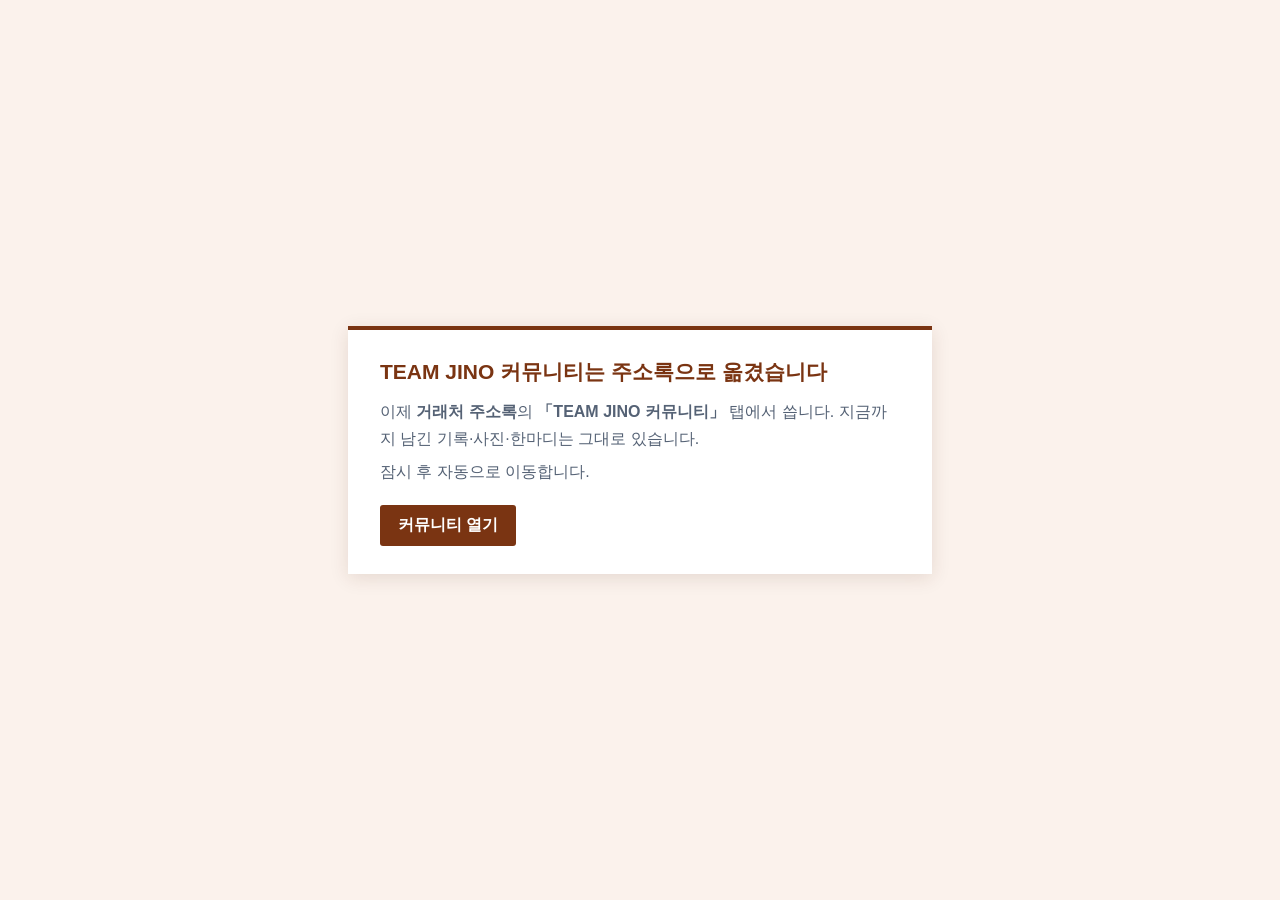
<file: community/index.html>
<!DOCTYPE html>
<html lang="ko">
<head>
<meta charset="utf-8">
<meta name="viewport" content="width=device-width, initial-scale=1">
<meta name="robots" content="noindex,nofollow">
<title>TEAM JINO 커뮤니티 — 주소록으로 옮겼습니다</title>
<meta http-equiv="refresh" content="2;url=../address/#community">
<style>
:root{--navy:#7a3412;--fg:#1b2533;--muted:#556275}
body{margin:0;background:#fbf2ec;color:var(--fg);font-family:"Noto Sans KR","Malgun Gothic","맑은 고딕",sans-serif;display:flex;min-height:100vh;align-items:center;justify-content:center;padding:16px;box-sizing:border-box}
.box{background:#fff;border-top:4px solid var(--navy);padding:28px 32px;max-width:520px;width:100%;box-shadow:0 4px 18px rgba(70,30,10,.12)}
h1{margin:0 0 12px;font-size:21px;color:var(--navy)}p{margin:6px 0;line-height:1.7;color:var(--muted)}
a.btn{display:inline-block;margin-top:14px;background:var(--navy);color:#fff;text-decoration:none;padding:10px 18px;border-radius:3px;font-weight:700}
</style>
</head>
<body>
<div class="box">
  <h1>TEAM JINO 커뮤니티는 주소록으로 옮겼습니다</h1>
  <p>이제 <b>거래처 주소록</b>의 <b>「TEAM JINO 커뮤니티」</b> 탭에서 씁니다. 지금까지 남긴 기록·사진·한마디는 그대로 있습니다.</p>
  <p>잠시 후 자동으로 이동합니다.</p>
  <a class="btn" href="../address/#community">커뮤니티 열기</a>
</div>
</body>
</html>
</file>
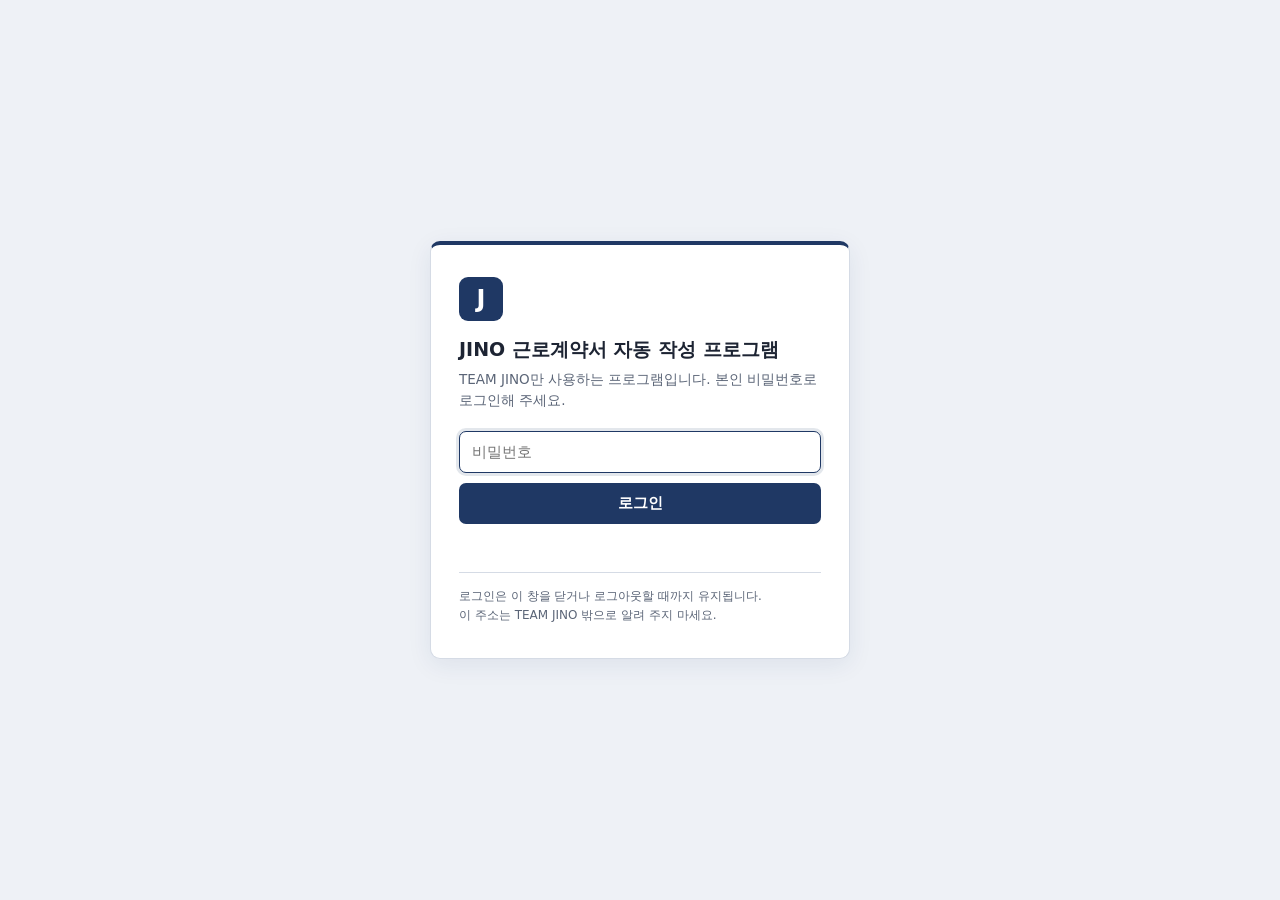
<file: contract/index.html>
<!doctype html>
<html lang="ko">
<head>
<meta charset="utf-8">
<meta name="viewport" content="width=device-width,initial-scale=1">
<meta name="robots" content="noindex,nofollow">
<title>JINO 근로계약서 자동 작성 프로그램</title>
<style>
:root{--navy:#1f3864;--ink:#1d2433;--sub:#5b6577;--line:#d5dbe5;--bg:#eef1f6;--err:#c0392b}
*{box-sizing:border-box}
body{margin:0;min-height:100vh;display:flex;align-items:center;justify-content:center;background:var(--bg);
  font-family:"Malgun Gothic","맑은 고딕","Apple SD Gothic Neo",system-ui,sans-serif;color:var(--ink);padding:16px}
.card{width:100%;max-width:420px;background:#fff;border:1px solid var(--line);border-top:4px solid var(--navy);border-radius:10px;padding:32px 28px;box-shadow:0 6px 24px rgba(31,56,100,.08)}
.logo{width:44px;height:44px;border-radius:9px;background:var(--navy);color:#fff;font-weight:700;font-size:24px;display:flex;align-items:center;justify-content:center;margin-bottom:16px}
h1{font-size:19px;margin:0 0 6px}
.sub{font-size:13.5px;color:var(--sub);margin:0 0 20px;line-height:1.55}
input{width:100%;font:inherit;font-size:15px;padding:11px 12px;border:1px solid var(--line);border-radius:7px;outline:none}
input:focus{border-color:var(--navy);box-shadow:0 0 0 3px rgba(31,56,100,.12)}
button{width:100%;margin-top:10px;font:inherit;font-size:15px;font-weight:600;padding:11px;border:0;border-radius:7px;background:var(--navy);color:#fff;cursor:pointer}
button:disabled{opacity:.6;cursor:wait}
#err{min-height:20px;margin-top:10px;font-size:13px;color:var(--err);line-height:1.5}
#err.info{color:var(--sub)}
.foot{margin:18px 0 0;padding-top:14px;border-top:1px solid var(--line);font-size:12px;color:var(--sub);line-height:1.6}
</style>
</head>
<body>
<main class="card">
  <div class="logo" aria-hidden="true">J</div>
  <h1>JINO 근로계약서 자동 작성 프로그램</h1>
  <p class="sub">TEAM JINO만 사용하는 프로그램입니다. 본인 비밀번호로 로그인해 주세요.</p>
  <input type="password" id="pw" placeholder="비밀번호" autocomplete="current-password" autofocus>
  <button id="go" type="button">로그인</button>
  <div id="err" role="status"></div>
  <p class="foot">로그인은 이 창을 닫거나 로그아웃할 때까지 유지됩니다.<br>이 주소는 TEAM JINO 밖으로 알려 주지 마세요.</p>
</main>
<script id="payload" type="application/json">{"iv": "7Jn8S/guV3XaNT9i", "ct": "pRlEusfxiUMA0TyDFe0GKlY6W46o05xCno+4W7Sd0CH7gYANeV2bFZJs3SxzJslqMlw6Q4X13//wjUVJcFsbwWLTYnEaA1eabPdj/NH3+Qv3AO0kh5U7to20dR8XivUOZEGN1NAC6QVB4lQC6gbAeMN7HEupJcAHIAyfnYY7q4Rxq1rr1CEvhG6Wr6YnAkUkFI6e/WBobUVWOxhHz3yC6+uRH5WJrPFfuhK9VD8aOboMaFw9FBJVA9nuNdbJBfphvtsXKY4Nk5Nw9wbPRE0JhomXGaMHP8RLZLSHiZSMdqkKrmjsmACG8GOgOdMnm1T4anTqEmo3NpFtiC7T800YUPQBTYQcTVyU9eHLmtDbwEdIVmjHrqyBZ/P0s4yGaJdPviwpjvL1PanJq8wA5T4sXXlxiT3Zu1Iz1Qnj6iWXoEUBnAZCVigbAWcs9yAFt1iF8iQjn26lIHBI1443fbulDN++UFSO7wo6+3TPCkWOUAs8J5Z8wZi7ZmzzQj8xTYy8A/1JV68tXQZbal7aXFSVq9ubFftE76dMHJX1gFyhSOoUcDQo69cCojzkPYZTf/GcWom0UH6oDlfw0jF4JZncopJbBGuyJYT+1/7s6TTpd8TyqE4ztFFUNyXuXogNTfGdz9FobJr54HuFEdl+PaoYoFRZ1fv1xnnvRw/gWwd2Fk0am1kvQuLMV3EZ9GgOazgPQcqaTdwibMBfC4ATtQe4oe+PTpE76+V1NSrbk04kkFk86sO1o2XFehZlPGeH/tRXY3GzIbWtq7o0dgU9wBkQ/yjsx0YBlrDCD1i9cgRCiQsJq+P9mug3IkHrryEYePNxn4MfPK+RyDX94L1dSuZiqs6YJpUgzCeVBCd0wS4zm0fXcZeLrhxlIpcylhB+DrdUXmW69VDFxCCBllyT/AUnR5NQtNK3phtMcBDNUCVo+PoFMEPbmlCt06sp6DzziMLVcHJWyLd9BQh2MpkHe/w9FT2t5vPc0dIKzjlICGxHV14ic7mXnRxEsLvj2MMtde5q8cRHIw+exC2BORfDOfloZJte1OhXVi3UDm9ncnMLSZRFSFw3vm3p/wubvUVY0ou1xJ9cJ+myCdaGUSK6j1e2esPojqmC55a6brjjb4vAiICbH1HHgyodop2MUpCtKl50gV6C5zhcXrIsJe2noZsB9oKlVQM5JHIVmETAFiq1VUYeG5EAGU7WB7qHIuhXkQqdajuxVo27ZoBfcJvHAG/3MuT8pGbGvhU484Te7bj0nBtW736bUVQEjZQD673XT4ikDI+CoTDWEedxAAoq4+4rKF8/aJLcpVBeHT2h2kaa+tsd3bOGlJTNya/msfUkch/xc9o6eSBoVBnxs7xGV+nel4UE0F2aWJOppRlEQlOcrTIdcRmi2NgxmqNxPtTQsrC3zfLXU+m1U+uCasVb1lEisi/EWybcvG5JZwsIR8ujq/L1qkFmlMs+m00Pz5/[base64]/CCajREmlmBk+S4qSPs8vjL7ffP0CjqMr9Ef5os9OSifK0EGHmPHb37pBkauacY3tOP9ql2jot8HyoDq9e07SEYWQ7eqOyx26/rbulTB2hdBLMuubzSlGiDDfhygQfJPVImjjFQr1Q9Pcwd7QBRmJPtncW79ECOEjjTs9RVwdL+/o/Yj3oyZMOK2f4ObMA8ix30bFhEoRj6Az9quTgWkAzPuinURGLtgMEF2iDH74pxP9Gv2m5WzHn2SDCCg+vH6SJt+NoKnNgpI7pNhhGwWVG11fz0WN4H68chmBOUvJ7qJYlzE0Qg7ErnuFeUIO/16ATlJSjZ7lpZkRFNlAfOoUp/3h8tUgJAPvaQzsEqEXUYRqkCGHjnc/Oy1q86pKtsjHEzcu2m+jQlfaHLPlInb1OV6JSkP596nmctfMkYmxEHTGpaI+2906WvaERU4VSUJcw1dAT/AzohTpgFEgr3DakyNNIms75mHzKf2nnjcowdG+K1BHutGd9TzdxJ/Er1DCwFUdA9ou/DTKgmp1WRuy+ORMD3AWGie+Wf8ZfJ9RopGPEcODV4Hq71kj1Lz3g2vx1PSOzsscRz9NZ/6+/QgLYHCUQ8HDMGCLqZL0hFEYjaGAYZcHfKwtj2mjHC1fiLms7qylIJgn5RHKHBn5tM5y6DZu+wT1qzMuHEoX2tVoeEOjq2ptV0vUpFP5IHYlmezFB7O2JwlaJw0i99i2uxP3hW6rVwaYXD2mym3/zDJJm4ro86gzlrQn/jLJowQq+btMNcDhqfOxa91+4DwaSxgYKfCSX51Z+Pw8A+HFqWGxA/SnRbNHS+YiJV7C5mkGG3O/Uxc5SDVSSFlfdtSUm4OOKfMWNmDkcVRBdCM60qXHFPDXjVbQoNWqiO9XxUALsf5zKkkCuYibJs8rxtV5GTPCH79eyzYR8DlIvdA1Rrqz7JHcmFfUz061w2bPdfAZ1RKdqgDTptf/du96BcbM1rKEuEA3omPyV5hSFwjEnssdT/WHgi9ZZLJVrpG67V96mFNUPwFaWHP04fW8ITYy5n8KPRG81bfKOtkhG5gBrRsRx1mclhV/YvxwNKPfSW0sSH4b+63a1HvLbExOc6E6vpScq6QrXRp9cLJ59cPdMdnXCRZnBglTGjDbmLiKBfWVQVcti7uIHnSg6QY1hskNiB1lqAgK+WVqD22oEozzwh0DOxZndJQGp+NXLJFCt2vqlG0w8RNNvJpH4n5hA44aablB8pZ2GAuwiphbOnKf/tZosKMEcNJ3IeKOQeEwgD7t0T+hIxGvAdKOPKswbocRtQOsHgPCh0utVaxKFoC9er1ce/[base64]/qKPA48zAjpYcubrpgs0UIazOo9L401upPKxrWODFFhE58DQeuHvvhSxXpZxm0vIa8UsCHsdY02MFeR+9waj71LYsGsUW38TEMy7Omlj3i+gqC3IEIrLduuLb7vQuj0gwsYtskpzi8Tv5/6Is4iaQFWyqNhfln1sSZ/B3EXbIV/M4ZEx3xzRxkccl4MCnGb8K3MB/lxM91t0PIdb4mtx0eoQbY39KwZAW/CFIbDmYW8NxvW6pFDWos02SAumy5nZ3zIaIKjPB33xtIVfbPRi7IneLBl9dvWYLZMoYgPs0hJ8pNvm8d0SulD/45JEuaV/tFMefq9g9S5n8eyOtBFzQnCJlq/QxkZV9Gxi57y/udWjpZS443gxB6dF6b3YYpS6Y1gVgFU+hSdWq4w8TJ8GEBZEVIvfQ6sjxXUH5UpSrEqAIlPD/VoSowMpRnhQREYUV1YVfdN65YrlrMArvM2COal55bGbVpyRjl9uinmRVmgyK2oGZ+aM9LdBORNh6Hs2eY2rLpJ/zSGijjyRYPqlhx7tFyh/KC3u07mW+YT8XKFOtilhs0dquTMOkVm9qZxD1MS4VsK+XWnGFa/gOq3rxxlSphZa2ndGI8kUFJPske26/sOXv19V1o7gbefAKwY3mHhY0ndef41g3flc5CYTmQitv92mADah+xRQ0BDiW8cYph+VpfxdVBOXMrEcRjG3VszBghXn6dn79p/NqZ2eujYKJh22P8VZbt52fSxkXvra3w5X/vvFSiEK2NNO9NEpJq4yNeY5kAEylOxGZlGn3kt12+Oz9xsUzUufwrLrW6VNjb9DdZvQ/qyEbbs9kqzMT4ie6NRXM5W1LNbYkU5IjrS64JFui7zDNqs4Ql2xXIDNQHUqScGPXI4VCCSIEkpwMASivZL4U7thPrwxoTI+2nZE7Xip3M234HjoP/safewTyb/5QKdfKq4KLA7Nc17T2vRJ8fUvGHZWBgch05Ewll8e5LEdc4yBGZQdafwFQYuRSimHiyshx7Jz8xULQaJ3yaSonUQxzy6cb4DV9E3P6chufjevqAj14QlOK/D0Y7XHaGa0TBiEmH+tcpbveEqukgV/iOcwqWRd87p1zTdTXVIJVTNQMK5sQW3xLNV/r76TN2VSjr45A2uMySYPMJgsMWxApBRvhVx6+LxOcydI5CofiE2EUYUgnVUWUPZHNceR1RKSh2u3l90NoW3JVUPMlh/wVp7CXcegEB5ZH1yBg/HqTA20rQAekUjGpSYYxOREgU9sM3z4CLdjVYS3Cr5NFXzxlFReSpWCS2qw22ST0vpM0UNYH3RYSg7EG2jh4wTMo5pVuyKPF0JkjNZZMpbQGG2yq5LiCYAJG/1nDIOFE7a/zJjnhr/ejWaFldyg3ibmeJTJRYfqDvfjBPV6bOIP86QdIf0W2rZqDVT9EofHPbDSRMu/hWxBSxIvPRNcPm7Os1WcPfLFrgD2yML1WroHagidqCxGniSYbb32Bk3e4WTh9aD9ag6x/HC+p6el8xddo68dc4Tu5FPaBE0I6j9sk1uehep8+wbBV6xWqD+2M/+EjDTIKILyHEJ0yQMZPVnve4Hixdo2ARhfgTLIT1Gu2iQwUp7IV+YCGJx+O1KsWsydLnBsGCc5J5ZRrT1HTP8OnUJ2+VdTkfN43qemoPrkZ1sMtEMwwmk80fWNDYHmffPERl1e/DQr2jTrWgiSlTVhRL7LNikLz0eazDkbsFomoZ24sEzakfep3yumTHezc4EznLeMFLk/7byMLiQ1ELcI1cMYI0P4CDQk4EGU5xhlvDhY5Jy96x4fIJdJ+Uf5oSKS81/WWufTq3jqLDwjmvaIptmJCG6s3pKTM6lgpoohIm6dG0G1YmARdPm+ffUKHzRQTtcD64MnxKmnbglcSHikBToOHD301VClS437TgBXXpHTT3DvzSAbATdq4VGG1tcB+7B263M57CxkoYpZ1opl0lOzmcIbBUb9k2/NgvkomSxJ4KlFGCq/ddLctwmWUY+rsY/PzuckGxHkOZd4CFbCLS7X2fDB1ikSE+LpP/oWPDSE28PUJ/GbQ+5+XlSGCnhtWaUSNvW2blaYkNsj8IfpKgLJlJFvwsuN6QsS/1Sh+DJjY0zYtyCmeCAEP29y2t8BATayKDh0UrycbWFgPg9XbsOgvuYwxZq5j5h+axBMbt7VH9H5+xKhi6j2nJdb/AU27mq+gwBJBSayf6T7FOY4ggJ78HwRkhg6GR1PjGH6ohOWNyqlhru0Js7VFP+txEvqnzFMdXkni/0wMIYxYQISt6IAOLEt0gTX0p693fTsLXIWd1d+DhoZ1bHJDlVjMIU5IknZ1tHTrqpTFDI/+aGLYiDfggAjsfmKBkgDUugo23/HlNfLLu1PTMdutDdFYuSEvhmiXQzLA0oUF6XDnuBIyG1dwoWD3Zyfzf9V8Ufz3HX6MqTU+xjDLOkR4BVrsTXNhQM2AHToX5+bpCL5oYYOKBDmiAYHzU3svYl7oM5U/AIBUczTyyW/72zOPwKzUNQk0iuIu+Q+WNJOUinN8y8s8F5SXWgMV363jj+sBmZH8y1BgM3kYhpib2Pjnf4gsZxHMxwi08riuKNg91Z5Zl3/G+61YruuYlQFR9DuIahkDgZ/+QtSpIj2cnwq4KcIVeSxymcQsHeJGAVwdvm2n/5CGMcT8rQz5olanFVa7cbxWqUrzuvGuX/gUgWdHhGwQlZbrhAyPqcqAg1mtqmwb8z8cwTlE2/7b5eRjt/7fjgTP39eksJ7+IblKzJ+hDnDhA1WVTekAbKhiZlu2Mq8hKvSitjqDD09iVE3Z65KudjOCdVSvD3BBE5GQ0X8m/CmbTPmRgVr8DO2tlVgxr/HWQ3/wqHuZk/1p38BHAtXk8Lh7SYV2nszFAah813hl3CCnfHt5BKuZTLRfBr7Yv/oWeLcjNAhzejLQBU3dWodITJ9EUkY0l4OumYEtgJGsan0tc5EMRjRZOqU1AJgGxWy+a7py5+/[base64]/YuoL4AbPgsK+pTObDYx53Aue6YgX2TJXlEFKGvvQBJx9SFnflmdoim+7NnCUNtaRMXwwgmj+LDCfWEeNV6Yd4Q6uX4jU+vNdi5eNDZlHT4E8EXrbr5WGCcLI8uxq0dtnr8VyC0ktYbk/hWY2g+wEMM+GqOPaBg2ZY6k6XWI2e2J78dJuDWn5JektAYbKDndX1n0g8kgZG+K/2PmnW0uYlY3s/XySsLL6ZOi6eDtGMQROxxDbCK88WXeE9ScPgWtqOZluKZwXOUxuqssWDhdUvNHfDPxUSRKYEJa/0onk37NUzr+IBWaJFbvX+763OEKdtH0eKHmqsCYNznuwjyr+f2HkGIKDJCcgiR2heEAMSb5lgX9vQmzlf0WBg8Ge0+NUyonyA0YmL6dgVa+8AEQlXxUvTlLdbla5KJ5qsnP9oSCwM7g0DHvTxZAtrA7yU0FwM4GSrwbIP3ztZy076v1xzZFsvYFqCQ2UYSvAhq9/++H2UF7nxORGEmtDxvrTXn6/125Au/Ij1V4MXms+dtq9KMExdG0PA3c7Ej1cuclARyXL9sbB6ReRHiead+XTlgwixnhuM/hXitoJByDR9KU11W9EeNRBjxW6K/4mKN6Orp9bSD6MNXw6mBcLa+4CAXHlSA0fKd8UfOmxTqpKexCzr3AjY13MPeVjmHq9zWDJJVTt/eXDhIpM5o51L9ijiQKP1FaSozRzWJaKV6z5fNmV3+A33N8HT9xr+rYtry9oofHiDGZTIJZLURkPhxgy65m6B7o+onAeb4ILPaWQP/632PlKSgPmfOmfFYAYdj88rzbiSrgGqzthA63JRek5mm1OE1aEM7U5R1KYveA7GT7GR2o703aLbbZplQ+nSO0OGVcBINgqTSlJXkhb3QRGu5qThOl1ujVUrBiojSTKLMF4nuKEwKYJqmFmLd3oqtu2TfhR8P6Qb/NTYo4zTqfdCOoOT0an+hjQ15RZj3O4oLhDHPIkiJztBymSnDF/L4G4ZxbGq8/GYUf0ujpM5v9+ari+KTphzhN6c4XZGnRJQLkBwrw6iQihjswt4cNv0t3OFbzC3sPj4PGVvjDLwT133Z4kKv5XzAecs4v2g51ltloscIGQh/naEuOxvqLoauVl/HDOM+TRvzYdjt68EGYtU5jXiiaVHXuHSl6SXQC3J3iU8rSA25+QYeYfLJzlkItT9FzZyXBHpTPrFD4n3qfi0cBQOkMAV15KM6HMB+5Fa73UbJcVtzeM1bGDI1E6cQ3R97F5h3PZxO1ntr3U3IkYI+qdt7JhbkqeehotV0mP5Yl1/g3/I/mQq8WSslqeSNOSwnoKDmM02qAIm6cqsz9gatqcR+EeBse6hV9u/XxDIHf6DUuWqC2mr7LCEmQDnHClQbpwcn7TFR0G46KwgOQUvw5V313lKH//X8nwv/XMnRwD5KAgOllg3+BbiQAuPHRVztVWHVd6aFJH9AvrE5/WZd5OEi26l3ELcZb/fxUa1EgSrTZsgmqX5I7/SlzwRLAO1aJBE1Ra88bOGH0L+U0/DhNYagOFp8vyG/ItMqFVCOzbxzThMPPUxL6lIljH02fbiVWJrakRHCLwk7tXj0dC8X55p/3J3qAP351MpjX5jcVihrYyr/iY+tdCdNHOlPsrcAD5RgqpszmiGHLKXMU00omTWgFF88QYZhsC6FQ9bpql4HCyW0qO4Tiu5G3mu/nUEeHTrDRoZBwWwDrQxO4Bc3hbsMMRDT6exhN+SV+D88ze4T5IB+VkoUFUvV59N+u9W9XfPkPkcVOslLFI9env9CZMk/A5wYEf3zzOLpaykA7jx1bRN+DLybRhVUwnL9O5VYL04iWS6RQJbvx/jEOstk8N7zjF7JBceekWiyCT0My4rSMfgHSvN8Whh9emFFT8QzzNdhHMVkPHMNxmu6JziQKmE37pPQrXLqbDOvac57ormdRPoZLJsDpYFKvmQb1jwMzpynqtgCMFWmGtGXKuDy9CMGytv0WNyCGx7U/x0npsSXjDfqFxj7qaZcwzJzfNP8erQwTuUTK6TvPcKHtD0Rvw8K5pFAdGhlG4xzfH/UjN1YlBaFuEs/WuejOLouU/[base64]/Ga2Xyvz2TtTYpT01bO1OvNvN5qXzyugIIa/qXJvfj9Lwg6iCXIApsb8J4MYHOPblsx2FB8Zny4UAYu4vi9Ip+mrfqscaaeGMW3crpFYqkjcB5ZDm3R2zONBCN8VbU3uakXSswRh+Le1162ZYZnzPZ27InNT9W8ejTyIh8B741tD4fB1l7QCy7yiBZImafbFrgSbKcgs26B6EXz2Q3nemAXQX8FoprkQJi/jOyPEYFwBFojS9a/[base64]/rRN8/zAEglZmrP5ZmM4fR+pNS+Qu7cmPqHslZwb6JC6cATIpZNp8bPVUEg/TSvnTdkRMkSUnWhZQXpVOoo1D6vAn3tsinhLWeSKhUfEZ2dDRT+ONYOOeQKZDzaAz0Pwxl8Sf/OOZpijIF42HLMiQXybnT1u5B+boJqKvi/881jZOxZRpOztcTIQdiRyK9E8sWEjWsiStRuf6SYUSGIbfRA1YzItwCUA7API/qPLTDM8oCeJrpRYnH6cLCfz0SO5cP3cF4aBHR2iFgO6opWUb2U/ucW7D4whyZyS7GNscJ5QVLE0RJEBVoeC0fNAiivXceSyQSEjPvOzo6Pi2QGasna/ah54SoGeeFB5zepxA8zl3RMlPC2Hg25rS/BcgGQJV5eBL7Tijl7a6LJtkuIz/eiuIzRC02UT/EGS/GqDwRGXZq9l2QisIwO6wFZS9nR67ZBDqd6fzramf7GYFAfOTHncpyqXgc25Ek9H9HjMwRwfe4CCXR25uXFEmiMBAb32n+vkBLzWu9AHH8w6lK5MeWZGDiRN6l35b3/7QVIso8mYK9b/EgwU5rKqr/[base64]/FWXHv+cicEfKMeDKVMaA1q87w27RqCLCpTpyvQE9UzBUmEaNvyYyR4o6OSKbotG/CLQuU1wyho7DsbcupvI2xbPpu1XwnCHVyUb/y7z7Uhdv3lKwKztK+EFT/gKBdoauKB+g+NxvGeKSurYMWxP/HuPQgXC0yfR5qtGsSwZ4VA/3zWJmuBYBNLd0YLKg29v1hpUm5H8cwOQGSJSnVwFnZvbJxlWhqw6BFdDo6Nt6fC6q2pEFIj4x7L0b1kXFyMfe6NQCcGi7gMie55253gfntTMcIz/WD0OSeXZnui/FLuYYEaxc5pHFOSkCDrgAIIjdEWH+aQRF/1KqOutwRQanV8v+snH4IqvOcWTcgQ973z2i1IKPbhVsc7BGC4/tqN6+ZGqWB/WpXTN7NTEdRejveTpTc89CGoI62TY/Bqv38UoS2dJaMeeDUaG84O4NEwPot5QMQkGj5zHdOuwX8A407j1SdAl2Qdcik97M64sdEZJ36VAZ13HA9ac/VMwro0KIWNTEErxcb3pDuc7iL0GgRXcUfo2518Pnb0X/PB8I3GCNsZfMtFMFs4veUHRv1sitfFxoFuJjCwaukQK7QUiNrfFLDNU8BsG6tKYp2zUbhmXQ93IA4FgRitGFxTU7ySBKL8g9/j2cPGXAdwnmzArzihAt8kFyB6RdJVt0CH0PSRb0Y9VkgPy9zw5OPWaAyl+FLlR8JnnqGOuqUei4iNHNSG2bQPmQZ+/MaovmY7B8EwPtu+VixJTDGXFFmL41iFUv2gx4ABIijfdPk6dvdJsPggwuPj6cFzfCx9nwzOKXTCcGSt1lYAy9o2vH3NkoDI6CZY/NUgFpzmwbsNcTq5q6hZfzM/2mZsLVXlKXJ6r/RCm1c89viar2vZOwsO5NgV9TDCWWSLexUj34C0Brh+h+MqVpZTqkGbBC+D//6ZhcViH/lGKrow8TD45wGXxBg2LcjEZ0GDL/ysUTkmaWQCX5f0B24vhZSwbvNclLwEgTtKr4UcUFlsxnVgO03YwOYugd9qUlwDQ1CRlF39cvjoRE4R4lx+fxLfF/D0Ftn8fcl7wK4G018lZOeT/q8yiotfbkevG/mIB3h+QbCJ6fJQxQ09zBbLfpFJn7KmqpgaJGkP+TnwZUQzO4CeoO3itMqf1Vd7It/2LSdso584OcuCJ9FpKWFEpgAI9VDtL50McRi08MrQL5MSQen6Iar9/pu/ZTDcNJHhs0HEXKew05l+yhIpbTFHnG5E88sb06yMog5/FEPB0sABzbouwf/Nyrn9Eg0F1edNde6S4vXb4vnB+uWsqjjP1Y7v0iyzeA57+D0pObcHfsILSq6BcKChzmhwfbikOPIAtloIZqM7/Dcxsq/eH3wnw4PzM1DLUMolFsPoaABopCKSe2hJdz6g4NbBr1ctdMDwg1NnTsVaZeS2pRzuX07+UYtT7AJNyM0erhPs5ZGVmrPE4X0hlmnw/d2MKhww/mqG+kkUybpFA4bGC9IyNKkZO2mtGqzZh3NvlfRCiBhJ/bkb4XBgSWlxxiiT7U8bEoifcFfzjxNhw13nVsp+LAzTmH4O+HzDSpXVaZ+tPFd6xpJ4za90IvUQt1ji2Jf76XLBfdtv+IWUJQsX74cQ3w1azEA6r2MI6NAjHimahnV1quThWo1tjOVlDJ8d0Vz7yNzoGFDnFmaqT/OhKkB8pITt3L5r/GVrSUnvpFmg6HxW4ItEvdJFnmZGppeMH0ATUMdiER2c1JX/2AsZdCjpjBQ/UDOsqWV2fo3BgnD5td47PAPHzX83oSVYusm0/Yq4HBfeMKKwI342tI0KiDflophcwi5rqmP3DUCpRlLv0b9qKQDWv6eBHTtwCZuLmIwFVBVbL3oLIC77ceyVzoow6c+LAf9UQwzsenXvnBDvs371Z6k8J1AcCxauB3WCiyWY0+XqFEJlHAPSaERVBoMnXYoRpHK9duUaWvLpR2eKnOL/ezmcwVAAh66sAkZLpT+xwMrTvJKJkUt2TinLOohwVlsOeLFSOvEBEjwSjE2y1i8tGKJUsdQuMOAKeFPecAFhxU3SeXmJluq+sCYlE82xEwK/7KqaGHHghHeA0WMYr2CFJfhwKBSNbhV5S8T0NO1ErP69MIoQZb5qr9hry5K8DR1Navp4tivamMjjfwZqMar74SoXDg3N0291Srw+5x9QM5akmNkXeVcm7lbRGOFw84n4f4KQbO6hKavPUHbizIpLS5nc6GC/4lWzzGhYUh418PbM5NiE0FNSy6zhN/kRPC3W64xCUzKkgj6evrFHbsEdiEKYP4/TcNjMuC6qFsVTZ5NmfMjKDVbTIMbtDWyYH+oTXd0LSsm/oae58dQGuUe98OZtzW/5dpp0FbDnrmw8dewULq8iocPV4h9aDHh5PoZt258IBhOWJHsB6myhFR96I90ao8++eWxOw7psZszMC3G5EFRy2LsPTGypbY1ajBt2xMl7VdPvxj/4NYrTR4czqQqNwxUI6lo+9XinHgoBZPZYCPunqAWoaoe7I13T4EKUDao8ysmtgV+CsUm5F/e5WdNOlTJocplp31nZerK1EPMZv1GKz8dkpxyKW+ookwvjUNbxSM8p0zG6yUYo0r9WoM/2emW5s0Pi8xq3ItjdVqhseS43rRwUm77mbqcMjSi0M8hMRh8I9jsfkvcXEGm46SlCqiOR7h3ePZvNP/QvY3XUk7JZym0O/79WRuAloyzkE53bGPZhMtoZ6fG/oIv4BXoY0kKfMdmvzMTFGuagBv1b/uPOFB7rch+MdunfTIEocDNZi1tSFnESsb3i619C7UN/[base64]/mAz8uftk4bX0HfiOhHDq3kV0p0lw/LnynNDAHpUhZOWmfeGeXuO1YP6eSlFR3c292aV8MKPVxthCyupE9HWs2z3iKgzJMKkXGCoR5y8b50U34Y5jkmyM/AYx56hzMHbmfPGnIkbMiCy6ok0wT82DMeJLacGOFWsCaduBvnLcGKGUZYLY2VteLiCu+JMwU2id9/MNSVvKsjZeG+UzAK3H87nFaH5/NfA8a4oVA22ZpnnsGxlxIQ07hKkqQQ7e0zdlpBQZR04Z2bHHpCmnHWjoXkkUcEl23kBVVKu46ECvjS2BuUyTwj62/d/6pK7IuDyZyhnlABQTGvAeh0yiBViFYbb45SJZ2O/v3tSUHRGS4F0ZO/g1yh+FLChfORh50XL6Dgz/BAU8VAraHcnWlVG2qgDqsU9KjMtpf/drypRvCFM5TJS2ruYI4CmagXWe9GJRrVWByEeuoOKj1A6+U3BLhsMuWyfzP/mks9LBAXzeAp6fkDUhP41A86oxKp2qDqJnJrNebzGHazh7R6ajKlE5wGdAOVwXohy5XNtl4zbWWIVnjIsKxv0iAWjAK1+FXwy1Pxq+y/5Kpvjb3E5uMU5pppbuG48zg6K9qvXZjhtTEbQCaFVwUYoj1NTDMqfMc7COiaE3Zt+wBfE/[base64]/raqsJgktcZ4U8AyYCw0kvuUoY0960gAxd/UBBvbFRjnLTg7GuDGwmV/xkC2pSfuNoFeMkwY9DrU4+ypAAUEwBI6U3hAairGM3wTwqwDEbFzib1P9AasZ6bj0kVPFQ6mCYJrCBOk+DDGdGgEq0j2Dek58Z/0F4WKd84kpQ7UC6o6P1a7TEJ4TvOOZ/C6omxRhTmoiQJc+NKpRXJpZ+eoUo4kAzgsaUcz9Am78AUUqVXJ7pcPpzHau7vW+MWrpp+cVspCqPBN+krZHXw7hS2zB2l0cRW1XAPd0Y5pfpPUd8L7imzW+gMr4ZSVEEOigsdMlYMn1wOUuOnHBW9+Y7+U6G54BPpbxrSwi/vBy9BDX2HV9nyzu4JK8Ek742ZbesJqVUDvuDKvR6hxoqGCwE+4YRyJcD9ZDZDOx55N3/S1QtF+8Sy7fLhHHFw5EZw1r59JgRjQ9cEiArIg3AloO+IFpy497ocCvcH20RK0ZGq00Y/SGegUAFVlxnsXejgB1gRaezScx/9YQLvhQ3WriQkcSAnFBBQMuQqvAN1LIQdWNKXG+pyLtXJ9XPZ3J8oEyQMOAvszeFMSqJ/RMWLznY3oFL6TotN5ouUEdU4qISHmqvwGzoMSyxLO4FjZ/mGgjLC18mgkDWtD2Ms+GgFoyVGg0HN80jHCVDbwtwLxzjPANF0RvviOs2x6i/7QHKyoScopJXbQooXFVTWYZEba1eH8k8bOAyukDWotaQ6aVgqCVRvncSGCf5uQNCTg0Juunmhqiw9VB4gmCMOjNmLz4suW8YPMbqfEC/9is2fK5b2/EDT4sAwS7YF7I6BK5Z5uef4X+SYXaLCqz7CIn8oWaaolAcvh+e4OmHYgDd3InMkWoC2ODwT3iWE14a3ezb/[base64]/jsWguNNcuZdUgXk5vUj83PZcoTTqs+VeGsCcux+1plnuBzN91DN7XGdCEemIKXtoJbpW6lkEcI/VK63s11H9d6ah0ygxxgqgETwGqc3WyAtiEogkrtfZjekZlZjjA+fhgS7/yZSPnWUmLfiW9l5oydVQ0O6JyADcQ8T6OihgPK6smwafm2f1unm+UsmSpVlO5MMe7d4bcecEU58hvIFs5yTBFs8yboFfzZj6kDs4jsLmMSCTTIQOtPRAXoCp1u5XaZ5lHA/gD59R3gE2dPir3J0iXSWJDwbaMKeCrFW0LaajQPHjMwaJQTZYzdwG50VuocFof0XPUl8IrHFAcq6kWcqzXVdi/PfZ1M1QqcA629Tt1+VBWy1CUyWd7w9wfvq29dOdaTHZ9xAguJEqwKzdgnQBUuQ+ox1zPJPXwK0u+UelU1hqz75KxvvsW6F3B12INQxaa7yPOqDaTnRn5zErQ1Br2S8H2Lc66dtl+Qbm4aVyZ06oEOgxyiIe1FJfXormkYiYFblvx6/efGv9rwhATAx1Se2O9BQsJGyjaD0zPcWuFgrzpDu+UaB/oDRQVge6sl8pPY3mbUwcJ0fh6z7/HrtRPQAZgMuR3woGbMWXGEVezlLmYjLi162lXHDFnEW/23cDLSvvDUhufyGq/6XFQurtjiDh9XxZRsfo8y8c8U/2GugN8Da7kK47UXl0GML6LJCeY7sjiwCVYLFLDpzAKrON7BIbHBsMlQJlRVuyaU9E4Gq8l0zthXVj7UQWuMjsxgg8G/bSFsl+Bdu6fqQ0ozkzXxSEy3izaLerUpyNmNhiXKDt0dAK4rxuiyC6rkBZY/[base64]/vg4XgHGZXOMFYY3YyxiwONnSyjJQOcDuHwsfbFlpj+qEFeT26E8wwsMTneyLEmYr5/Ast1gjDIcbQsvVqS39jZ9G17idFFrIXNDSvn0j4nzDsU2ppHOiuUBEYMZaGBSnYxc99eypiGsH0rUCGqkJIoqDN3N61BwVuYhX/XDzgNHRuAXfE4DcMHiflz0cqOq/JbK49HDR4wcscrKK9Ts1iMdVjPHNZMCTwagCJKkca5gXkT1O23IwS/2VW3ZnfFy2bUXPXntFryZQC1dkiS+8MHZoN72XLFR7aT8Ho+0wPY4kU0dS1uGYnHihWxADlg4AF+wVm5U9ZO1F0JJ2ZrWcgBrZkn2ab0djuLcuZsOX9Wcw0UfFmcRUknVxY/x8BG2SJtso7he+2m64mhYZ1OdywBoP5e1GWfUWOQWlRA3MUhrjVzfFNS2OPBvfg5w6jJSOblRi0sUN/dEsW+fnRoW6g7mJ7zmUZefth0Fd0mCsbMnFZlI1B+cfeiQRWHcQhf9f6GWshEKCs0WBxxBoX+Zf9nBD2TvtHNC3LH9fiyrAmTKd+WLioj0t5Qs/aNCR1Q4hGx8He/3SQ8vt7TV971eYuWHHAo9FyDvHBqZHxtxWQ8Y+U+3Z+ZELLDOXadxt39pGDIsU5dsyKODA5PMh65wASJMGzmnrg8g9suqVZfD7SEL/QoTI9faAp68ISPwuhxTkbkxyS2ZhDZz926wHJNTWX731oANikKeW2xeEUbDW4bgWKThEDbkToPYgKdp6AmnlkS6shAbPvzPiMOnDDlpnsrHsRW+9e39aew/xdxEn0zfxw6xCgcD3BiovVD3y16ZzzEcRBYxCAR46lqbumr4uertjuz2d8DOozs1dfMqdnOij/cvDoDISkuF0WAHZspyjLyAeYM3ajvudoM6R0TbRA+Q3tmOK6yJ2lk5xxTq+ZipnU2gt8yGoeob76tmVzZf75nmMweHdbD8/Q7NISkTYWqiAISIYRzyV5iBOA/O598i5m09R7VksBBwxLR+NSzkRnOCgZv+cBvVl2fyVw16JrzSz9kiEUrHLNa2tgxPN/AqiUifY7JndEYuBW6n/+L2GuCWHislLbpxn4XgCehSZb3p+Kl2MepRXjeWxtih1C1DeC0clovyk9KwnL+o2qTdUpAq3owz8YTVpkltYXsJedS0Z6RlxoT+e2e7e00N/3NF77dJsgxgDmMLArJEe5ui7KVDzIU9upItFo3ZOxGeL6T7HAdWodoO2nLb2/7lSiIEZ4oI+qMGFxDkav/D+4807ApRGpOnH0I//[base64]/fmJkRWRG6b/dgq5hfMmK9iG9oSCupB6iB510t58o2ZcVdIQwdb6CI0oV/mjqP+CNkeFBE1EheV4n5SOT3iYS+U33JZTqkM0TnIBBJj7vAQvqfClCgH8QHofm6g+aotn4kL4Y9XXHX5NZl9TneywrIOwhmb20jQyvKly/uUqIXcNamEOCq5tbC/GDRYCyh7vZA/1MYYn2MPncYlg3na35tI91+LD2cufA5POv2l+sqJIm34rkPzwZWLHROD0WAYycBMWuSFieRwKfqB1Im5yLoza0g9U6hSXnh6VwHW5fmoYofTu4tS8QXRc/9J+Z0xfmKr5MojYRqJQzdxBlfTe8j+7J/j9sRzSxL+GnJ88ry6wQWTT2bc9/qsaJX507w6UgcZCcc0gvXCinIgXzcFWS1/DwZSNycIDO2ey17ju7LSDoi9YnqLXRdqQPrj9DlUr7d0taZU7YD4YKnixj/uSjDabtw5i89lyLS+58GQ2Ky/EiFFHra03M4drJo9qEiUI71RxOme2YYtJQ/3kUEFwnfN6MRZZJD0vFA814esq8ymou19Goxc5lMnWDDxObw+cPccvljLS6iNjP1wT3kasWSZRA7U5sJFJ/DAg9Cp1dBn0YZEXV47mEj72tAS/O2VKOPUoGubJ6fpBEkZlj4SIffYbf1LsFBqEX42hBGpBu/JNNmc6EOjxHF66eN7bEC5oU0GwRG0GdYJ80RX+O97FVpm304PiRrXL9xf8qH0FDhkZkyvXwUQtEJGBpZul75pm/yW+tML/wGnMwIxweiO0ZXfJeaxuhW3CFUGLDcbgbPb4w4Se9mCdsk+5bEylv3ez75ckWuQq+bUGvK4ObzBSr7J2dx8YqP1rBt4DOX17PIgWxhDDwpyRbGWPL4CHzDJHBkiu9vYTEKMHYYLtBlecZ+DB3FW6sGIRgaGLjyvraicPvz+aPW+iIEiMG8TACn/kam0oqF6Jul/KDxB8NvGpgm9kLAGwmkarKM8jL4AXfYXSD490CHehSxQJdyNPVf7GmEWlrvmN3ADNs8m3Gv7qK3ErKBzE6LSLmQTDRrMw2dbAu1KJ+FIKdQM41/fgKEAXGXa3TRiMOvokCZ2PbZiW7aBR8dS8fPykkfTR3UqlBdKxhJ7fErWic5I4s7OPNy65eeFwZiemkXXO09dnDLKxDQasX8zlfUcCWAYXUq1TLY8F6KYxh99uQnyV33nEoMr2nPB7ZnoZRWRIRvKsIERQcU/6F0XF2bnBP4yyTCww9uj/csk29Gic8u7iXL1avrXoGAVmljJ7Pz9u8XfkSDDmqtTJbMj34ZgTMNHodIAENYUlSJex1izqal+SlH/4ch2t3LGiyJYPADw7OHNVMD8Whukpezf5vXd8YVr7yNFLgKED7VPgIn36IqonJmrUc1KcqRQPErxMp6tQ5p9ibTdzNF4/bHKVW89p8T8bd7uQc93EEoSFTVdRxWOMa+yBxRhqHDmzdo0GXCMqDk5O8mi+OZdpPpTsgUkFtfo8N3iv+LMZHOZSqQYt/+lIyMLvDEcL/acO57nYJL5f+inj0MZgN7nPFePBAyM8Qd6FdiF0NhvN0AmWPRTnxO4v/FDeppbsxCKcmSYa2IhSHtD1uKiJH5PPLDqYAWcr8rj1HQxFBN20+4Co05dPYUZ4ImDn4m934ksuIzbp2PJ91/meYDsb6uBU/D9Hmf1cLN7cBw7CY62DTIAAYW1s29c0eS60liP4/w5Wpiz7JJWVM+VhWkAZ6VBIrC+WMkdlqZusFsk6Iw39rTd0QScQiFPO08hqsES8TwTwPNqJj+K7Vo2I/Ol/guIvglPbTLm2N/Oe3U6X03tuZatOJB+a2A+2n9MeyGe83rcZK+z/c+HKC+MhPmMc55EcpVR2m9ESNHDsUFDDUKLprzGgC9cxJtt/wBzKj9fX34UbaNlUwV/eKT5tnBhgk2xSe4/L4buE0LPAwLIvFhdKHcbGOYg0IgIlpAtRvEDjOxOVZfZ/tvYZLUsOa/Tgt+xeidEkyWFBQz/0v6bJ2cUdoo9dK44qeRfE5YYcZLZO1oOi53kmMDXq7XI4iOwQymHud9E+e3fVIpTVR4SI2W9diatl5I5fApPGIv13AVFUo3sFvQxgTyNgWj04ABVkBv0ShCNycjAay+Q95SV8ACgGO6G+fGnGy6ochHQekzT+135JIfbnxXLqUPsvHX1L0pZRtQuNSNEZqVXqwdEdv/E8I1tH6Vom4lisakViMobmqdCWSCgjFhPxTrWQBkbeqQ7PvjJXVzs88ZVj54RdeYSqJHoQqqG77oref4kzShDYCDCRm9196pV8kAa6+pfbbFM42g+3D+qv0wC5DKmPH40pEfVsJuV701Q/e0GgvZAIXkd+xLayso5jTjcOYGjxc9TkijiS3MXuJ2MjQM79+xMjEWOw3Fzx+fUi66SgghZoICd8YkPky83LjFGzDrPSrkDbpcZOEEx+X86f5gDJyOrxY/U0Xax19Fjn+pRNBtdqK1xFjW0w//Q+5Jsq+cKaIDVWYmXRnscA7+NqqFbbNVtikrDmeqWjRI5RPPZCQFNvJPya7khfKcd3Wh5tqz0lgRu47sYZNpifYNSd6r7eEqk5gqsoj1RPYUUhKxe7bsvmN5c5y44Wpwxk/+awJg/r/xznmniQWmd3MzqBip0xqqbQRA1nawPUQvqbl2EGe2bKQUJ0vlArYJkXz1pUuHlJxnPeYBTger4RlB1sgzbpQ9tCAdOkMo9FK3MYzBae/q6gqe22vrbK78wI5OgwfVXSHrygzRVBWrv/G4MH8G4rdOGn06BR1Al8Fi55O9guHbYfpdl1QFlhAuIZKZeH7fcvFRZ5JFx7iaovDLpucgaKYsIuMYT3GJ0cVDF/1sk4K9PpY9q+XpLeZf2qhjxqsT31uCOKCBRkGldQ4QdU/Q+OtUMahV0wuzIyGpWULj4hXSAKRm8+fsAc5IGVtU53ubJpnF0cyF8mrclMWJx3ZBSxFHOdqbnZUBYmcWgC98gP4um5knvn2PP4Mhe02IJENqYW3HpLwWxFzdmxjP+OneQyEDWOFSbSmgVrhGWsyuthIHGb66fdVAhp8/TnINv0ukp3qVYlAMhKTe1W+M+r2q4pfZ8tMr7DQP7CHe9GNK6mfGZy2bpzwjU5GlBSE+lo4OTtCCFwAednAi3GgleAYXajqVXe9KVqVYqdoQVi79OtyRf6OPyV7YYhDvXw8sUFEwHeoHQnF9wNttBFpcRP9IpFx8jJv0OTbSF1rKzujXIP7usPnsVLw4sgIEi/tPVcnjSmYuTZD1tVzIqW+HZ3hPqrunpBO/SSNCOevxGEBA1hqO/DfdJOtHIf8u1V+Mv00OPhCO3xxILUD/UsG23lELyh9yd0w8ErOXnj1ETXGj+wmfR9WZO/3YeTahiDNkrzCbFO7AiGcuC7LZqWEmsJpSeBDrvpyGnSJh5fJpgZCGX4gq/X5SV3sKVGo0XWU2BsvRMgOt6NAYuyRQmfykbLrNEN2PcLs+HpMNMYxVYu+GSHVo2jTEZRJPe7ooKfjWgG0+dy8BgGU2BvMOXKZkenS3ut3xcugVuDage6pGkV+PLXaTBQmYU4x7aNePuLO7UgziPualKv/kwjzbdjk7nGXkrE3Tx6eV+THa31Y7nXOuFqmggE17lGSKrz7UAVUyPI61eT6ETmmfsVHXnYgZPKnQDYaR7tGPbbcm37Uci3O3tQ0edXochTKbGgy+qZrKtDkh5qFIbnvf0IMvoZzGzFgtWTcQDxej1TJS1XlVtpe9u98hwGjVEkrTzF/VYYUO35WYLy5Sy/1HFwRWG+E36RRi5VSQj7udghjrBbVwvBKUlw2gGst4MSxXtjvKozVGjpq4TQBhZIGO2AiFNWrYVRLtIV/Y5HMJLFTCnQ9ttntynwreYoDiKPUmHCYqtvUrkoToBWUevxBXC8FDodpSLF2VkhrGnK6YUtWQIMknziLiEyv0eHPTa40OHkQgrG22t6u+sb0pw3wIKhQnfrHCeYN4KGIn+GQvsZG/umTAzVg14BJcRlhxBCFbYtlMKoEGz6E0kvp7qNVsDaG93RfK7W525XjoLsKa4xopWpIDON9r9XDd70mMqkGxPeD0r4y9VFNWR44rsY2M5ZzAXiVamw6wmniU+yqa+QWlKf8AQe9TKoBJozdhGyisDHhySswYWpj+yjVPGl/5Kx68exsBgxMCY7ONxEDl5p+Jymkq1mKLxNIoZ+1MGnBfS7oVcMrRk1tQJ/uH3eHai/lAskex+SC3ExjYwLVa57Nkc/szYQFoB3rZCiOG/VHq4D3CF/EDGmT6yDw4SrNcXSEFA5A3JcUNlgMdKp+dzY5zDVqjec5vIHAQm+Cp3U+SoKbdXEXJDjieCqTg4e4MNZ7basZ99DwVoTFh2eh7rbvw/mNJZZzHRa3wxgb0l134YK375JevcA/HTQsOXXjwznddWnK3RGKiSBq9K1K7BCWiIpq33XnsBdgzM+ROOjygqWfuCpTqI8rtFOdz3uQIQqSyLTOwkE6qTHdRyS00Ns5q6SdVT0pR40wQ+0b7wvWV36BtnGbXudZYBhd/MF44dtyxc2uGZvNy6bbjK1zIQXvO39IQmZChsmUArWEoyNEMGMJXb3pk9OKw9J1j5x/j3yPkpVLExGrtqXF/YBbsYPbnfyYy86ukxGY8joi5mQCglV97fZzujff0UHxHWDy4xHkXE2I/cPxmymDjBunw/[base64]/bDEkM98StHu8E8vRrUFIR26ZVhIpBLihH44nqYb5jefX2liqXYL+2gImNFMzLaJSBwgdj/m9MDeLEqt/iVyt5mZoPxvreiR6xAi1BKHYFo0WbSkR0JPDqNhtGMhSs+6RyIcz3RO8N/K9F7a0aNpuY7+JfDwtoAq4wR1TOftASHjC1PgQgjLUrGpQ+YjTCotU32EaZrotKkwXJKIwvfSNEw1XsPjbLJ5eoIQ3WIIV9Fb/R08AfBO3GzF5f4q0XuJfxMRBpgcXKcsw+YA1GBBBzNWYjTdZhlLO2H7CSUiFPQsVdjtIDd8TvY2tOHsi54b9SF13NQYOoDuEyYNgmpGCRpdzwhOCV0WV0jGoo2sv6Js4k/[base64]/wVHkV9MiiIDQZZ1jdWWgR+R4vrh8ElSmG1XURNlri0hG/z91CjO2r72O5ymEEnyNSFHD9NaTj2TD/ysG7MEZnDQfhfYEV7Nn0azoTXHbowZ2OfVuzNM4HGVjmEZ0LJgViCZg79eI8LIST0JTTmyiLeGaVGqMPwkvqmxJQM/WKFlxLeSUG8zbu6X3NaqHYct00cUhemjIHQ3o/OAbJIxIU0RhgCFTs5Mx49zZaFNDbWpR929XOK5AvLdUrtHQO9UrFluHA/j8ZL+XFe15LqRK8fOWmNu3Xd/kLkrXCezqVeM5QoBu2Q2t8qw3mxc6tu0yaI7OOkEo0Ay6o2NC5uxGKQT9qv+1M0ZyyafPew/WK/HhHwnLxHHVSAujgQhDL/LSF2gFzibSxjaunC2EzVm1v0B5iVnKdkXFM2S3pO/j9O140VJ8stoJWRjiYyC7NrJ2QhKgLBSeDsJUsY1Tw+FsgTE3BXQXkvWV+8LG9dPb/7Fmjs7zW+RQ96gOhWOXmkQVSAIT7SfMz/9IRXXVtEAIeD/hD2oTq+ebvcDnePwzR+2l5v7h9gtMqvnqGdzPHBCBWhwE/oJ9oslHp2D0BkZbN3ulGz+X5QU6W2gVgMaU5ttdi6nTuUGxcUrV5qY98bqiL4gNaNCyIuNOxbkLKbVgUU+MdDyahdewqtDdCBk0jBPgLplgNtZcSEWcvLly+5lXduwCmeDy984XgprkyGslWWGyXAQfEc7IK4sI1EX2x6OBiBfSsMBWg4r4cRCEWOI078A/eSgpP4lz2yTkepevo2hzAkBlvfh9EU/L6ew/nVYGyyb0uU8FymIeR8vDUxlH5M2UefgbdaoecUUcIiJZLsdqzxel+IYkG0JkoApPqM4+mK3cA5FT8YkFHKjpqUeHNglw+MTPsMjbutiN21b45oKyx7DRp1OFWUIp5PolWd6tWUXn7zPFMuC9XYqoA/+gqRpLT0IEjLbRG43FvWTRz759TGoBspKwz1KNXYDu08SvAhqrW/M9w0hscvjxcaL7EBAElc6Qcf6iFxFZ+9cj+w+/HLtjmpuchRzl2JEvJlgdWxKP+zSkBN5yId8XSfHkEEa4y63Hj6jEDbst1HtWYPJx2IL+rV0nmo2tOq550Dj9iAT+Kk5ybBlr+HilsqKt1a/6Xz/uf6YtTt/781AU/LOoAWwoF1mLC1Tu8S5BC2eQ/04kk9mEoKMdkQTiNHKrbwxjyH1KhFkiRJXFfyG0h5iUCF+SmCA7Yvu0ouQm/247zodZuBX6rlxM79xKRe4c28QN+Vs5xwcNmJJOlofQLGAvXu8jMyI6pIqqoDrC+VPskOrtOopj3B4v94m6mF11T/[base64]/RPSdFnzNyl2g5iYkB3X8EiltZfGWRAixbPUudBQHXVNcf6XelirhpXWYRvLkoit/GYg+zT3CDNQp7J2+aR0OqUjbjQAZ3pwYm58i7nAlBzriryAWc1eFLf7vyPMEYOw7ShRTn3fq5jqFz/AfK0K9wQsY7BxEfyjmHCVbQTlelJZj7UiD7WEW5g2IQwhuVqvWR6HJBz8HSczKncgZ8mEkdTAUHXtBeMW0EvZ6Z7aKrPRPgzcxHHEdthopR3hqBfi7W4pNY133ks/s6EH5UAQlW4gX5aQV6VgL2MWTPbTJUXeHy5NGTK5kgBcWqKDF2l7CWgmxsQuBGV+j3qApa2W8d0FbkdtMTiG/pTTjrBpjPVDhLfW5oDd6+vp/AlIt9AsFNUUdZ2Bk2rMIOmROHiWj4HtSf35wtYlFI1veMjBvuycMdX0kUQiublDRsYE71bFJGaAVt5Be7eH2rdeU3PISKK/L11r5RUich/d2odmCsC8qx9m+ZwTcL+Pxc/wLx8aEK4psvWlxOSoGvDQoCDdMYaWxhJ2kv0yFgP6wIroR0m6oHViVQ4qBsSBu3kGuXnpMQt8vqqwds7PMWmEfJTrntM4H77PvNoWGmlsh4wgT8CMHTDb9A5jNlhloGRA+mHdIXLloXd3y4p+upgTV9M+idwMPmQK7aYMY/wsQT8/cZGUFHDKIgaHJfnw1PwIUKHH0P0pZiTMy6IeT9GjjLNsGUIPo5zM7ddt1Qz69t69xeEOdZ4Re8uQAmhTUWQDBTpHB4W6PquIQUt8zVUR4nG1IYtdUE86Gh9QJbuRUDSIvNnLU2cLbotfwY67sh6Ap0zux222poPMfHh3L4MIMNogOkauU4U8/7TesA3DkYFoEPgGYpeKutWR9EzPer22w5lE2cxlKH21I/xnp3N1ECgjNH60AIJ2FcWiu4FhPhwxkWIG0BX71ZWbhYn6hX8VCQnOvDYzqcnsh0x4GIg12ioryFFabWLVog1zf5pko6Gz72YgZIxZNLeHBMqllVLVobOnVFC2KAr7Y2C69wauZ700txFVI+rBMp6jY7nNEv54NBFm/4Pv+ATkd6yQd1IaNvk0iIT/lC7wRqwN/MC9HriYpRZbTiYjcy9wb+CmZhgb+HL3K5w0WLJGHTGpA2Yl6gwo2z6R6I30WZ/0eE3rD93EwOCaBYMiWcTmQlY3KpQnprngji1H3TYoYS2E0+UadoUwONJk/MC9PXO6rVvvt3uXGbehI2IC+Ahoc4k+q6AWr6lUgZH90nGzPvIAgq4rfRel5XsnOfTd+/8XmC0hhYLsbPFLWac9PMCrBvxRPngF88Ntex1XNtrewzyjZFs4TbzKk7paTU3cnhQ/HFI6VWc7UDYTGsw9AJE3vIa0iGdlQpE6UkzRpapgDhEixgNPaboFJyfWVfmgASRdkYOA16f0LhPy+3WdmjgTmyLmcZYX12SPaYrIN9p56NittaGhE6su/Rf6yXY9MF9ue1Hy0GN1DYPaFx0amsUZECCmf7XYcbG1uvRiI7Gwx5/jfOZpg2zbC5eGBVx3xTkLh833zXORNYvEE8A6jYEHEI4O/kGINLtiQffJMEWTklW/9ctrSTkWYnLOHDOe33MWpCl+duwYDBnxaP91qWhLRiB1wMJfLMMOB6dpqKZeDnP+tZHAT6wzWqlB92IMsddBsZ7VtrqBXb9xoZp2r63lmQlFAh1rTrDkhoteGo7yNOK3owmg69O7tuB1UuLdo2BwI0BAZmP/9jOKhQ/+P4Eh3Eq78M7s3XQuJOHcDe1zNjEq1B3G9sXCTuWInsjVWLAmjuLaQKwghfaQ5zJ8h2ZGwERsE9aaB6SDJW2ZxzNsnb9wgUlOn9cRY4ylpTC92S+POp90eYH3AyiZMF43KBCpOOhpYJu4sCDivgrZb1EnPXDh4C1/a2LWNZw8+DIj/HrdPjmp0n1rIy73npjEM/R5vi6EKFgljQYX52XJ8fo8Ls2cz6EXcvHdnlL1UT4GuDXc3KQDuBHZcW+TGuNdKSt82NTg1bQxiWE+K6UUanMAsUWRsdCDssI6h1JgpuaWODHO8N47GriKSCg0ClRGtw4HVc1sIYGb3on5SYuUpzOdQWgUkGH9luiJMZN1DJVxZCHpKaEeMtzS+LqIgzr/3JncdE1VA9O7v8g8uwTVgkZowrrufsSsbe5C4RJrktcTrt1IOYxIrwjTi+b+wonBx8pc9P5aA0WXSFsBbZ3cZBMOc3XFXA9czYpO7VBf7EJ9M/XZBH02XrEJtXzF3hHw6d4dI00Q/DaKuRBZDnxnm9mpj6zMjhN7TEbX0pZ016BFsq5Rbn0zr0swym+TdpQlTbr0bsaIN1gcGfqUr/[base64]/YwMT/1eoLYSvubHXEQQV+Hj0Z47Rq6Uso/4ikZggab8ItMHkviUnMYKdBGdKVCgDJHEz8WB2S4/LlP9fAFzD339HJCMlPUHEAObadB0l6YPDnWY7cRymc7laoMVzzz90HTUy04ycsabSPTHuaDf8q/oGzMzLv8LiFfAHu/RtgCi8cONe8t3gZpQLrxxRob38scMFK2qr6zCSvgGVWP93IcU4QQG1GqWSyOefYXWTnR6n/tgQwieep4xxy+sRWbNrKaL/bt3e7SJbqK7dLu4NCvVYmnprdHZ4NFy4xcLEl7sHbpwwb8stPOk58Mt3dnhp+PCp+dk2xY4os2SxNjEc+4qAK4lH93aeVP2dj3/Vak/AEWfJwxjFvz5G0d02GyCp8d8NiLTPvZHsSTgA4r7c6bht6N4FvA3wZR6rsl3sLa0yovka4RHrzo1WvHjnh9IbSjxiWwkHqf3MV+6yqQxU8xfye4Gx9/5hR6LGuZi3vWJHHDCPRAyrZ9Qoljt4DOMmZx3/1oqrYCfYQRhBG7gRXxcm1cttnR52U8NxEC0x64561mhM1GsmNFT63OhNbjfJkyStQhClHdDTQLrrXJTZ2wBrnd27RmfRDTxVjpVrWO+9+P/p2QPjC+DZZNXtxh9zj20Q8ipgp3U1Yz75Wiv7kJgqV1p5PgMXh/Bw3+GLznrf0JhFWT+IVn8bmEUgLt1upF/arwccVVLHmZ7o0G5E7p6sq4+UKZK/PJgQUA65YCvzHsowpmn0RBNy4KTjbE2wXACJo0cPnHkZzbegvakozvc0922D3XKSUnnFRS4Q1Zg/r2gxYHiwBCHaiNSXilEyI7e15A1m2nmhRQaTRgRcRULvIxHvJPJRVOT/MaEbs2KDWdnbJTdiF6XQoy93RXVMvMKiBDEvQbd83FmmRLP1Bqx8E5CPR7cOWlAaZ9t0EjivgJ0DXuY4ERmHiGwOkELIOR9jVYEjy/qffL7u4Z/xMByYEWLph0rC4CMRgPjYpVDW+QFvc6XSxg/RUwo0e6MADpx//DLAw7sY+c/e/ZK3dZmAYleU9VsonKRNZRgdVm3es98far5Mmc1iwDrOCIsRxcJwV8tSCchQl649ArAVrqSo6UXoepX26AxhXureLH0LNxn5Rtf1XtplS7RShhAxXXX08i9JzH8rD9bBWBcZiUB/tkrEJsHYX30YGuCFmcmsyJ5nmLLYTEtMpng+XHr4QSSrlUAUv31NqdR01/fEvgCbs6NQdwKi1rFBHtHTzo2oRUQtBP4mW9vfkVR4QsNwHe6FNdhQMP0fPrx7uOLAr+Ej5DssKvJ98C3KUnOl4VHHIIjGNxk6w5Pwzj/1hAb3VizM7FffxiBn3FXzugaYXJh7KZWc/L7/+gjx3ik2FSRP1cA6WZoVT5H5CJNjs3YQknM3anX8+tiyPCb8TZTqrZmZ/6cJorAV048Ac//SgJjq/EIriLVHU4aOkb8ssEnxXBHB11R+UYQxCxy4zk3m25KE22LhRmQJUCjWAYRhMKNKq7UJMuUlgfo7CzHY8bMm1Xfzq9KxjVZ6YOjkLF5FBcjr/jSOpEE3VihAZmJ1hv5HrQOk5gdH5vF00AXL//A0pQHsWPmX2AWXE+eCv9jaq0Wwk8NOjI1Mk9Z/mBTufRtYTBCCDmDX/GugpFMI3NTUgLUgDBT3mAiaK8WSBYZqk7SR40pY8O8yORHb2WtK4/1/QPdkhe6m+iG108UE7dlA0ivFXo6bvqD2tJY4DVUZEz315MZY8dEZh0tzEixhK18eJGAQlssO2UiLgzZ5k+9u/BFttt1UnfZpuEQ29OdIAf8TrMTXAARH7NPMXOCLEsTbVRvCUwGDWaHlULCJUpsJCh8McJKKuv8bwvBhPfaHlUsl3KrgMxjKFiYfUrErpfDMxcHddjsIGIoAfKTFg8mxa1uuWP5EjFAjtUTF1OALVahNz50l5IrPbqT53XFWoO6Uheb2shxwn/[base64]/yi5jJeoaGI8mDkBw4iXLCdEIjHt9DyeWJQOjGM1vRBfsnhL2Bv0y9+Xi6nfLz6vltfNHqV60hiwnjTg9iwfo3ScKLLBnm2zgwcgvI1MgxgW+i984mMpxQaoQbRHfM9iYiHzcGfgsXVyHPL/lFXKJY5SBx/a1vrvjMrbJIuftvhBjZ8gV9/8JYjDGPBzYhLbFtNHyTbJN2WC6oKfPugR8tO1vcd1BtfFHy0FIRcRgrDCaLzcydkq5rpzRsXk6aMtN0X8V/WatAdrxsdI85A5HI7DRC5Zc8QKOmTi4rB4zhkUhs0A2LO3DqJui8/3wG9zC2DCvFUJMW7ORwVMeG/VuDsXw3KSUqSANe2X/YcYljaZ17FukrozwJJdP1vQjtqYv5vibe0js6IIe0RQfE1VMz6Nbzt1q1GT8s4yPXrhBSg7yx2t7/2G3B4zqZu4ER/[base64]/FTdHv7PQCnHAs+ZceaupI2V7G2MKcoYwz/KNjSOq+Nmjo1iOhCpX07c2qbJ6d3jTlW8TeB45KLL3Mq+oqXA1Og7zBCanNX/dB3BmauBKvZztSwEzTi7jT5A4BjWtAN/rYXB3MJKG38i9bxNGtz7MvZ3BdFDtS9xEMss5CCAbZ6s9VEsrnWq7LsG+xf1Cy9mtwMx5wMHvbFH9KsdNyaVVCNdpqtL5jbq7AqpnVv2vDXaSfa/KwNq49YKyRsRqJ5ZgTgMuKZAm454ZhXvkynos3ViK95mTumFyamPmYUhxee0nbRU98CGWksOIiijkTdTQ5Eo73FtO2ZGamtEQm4gaBk6EZhzdZh3HqEskUgNRpCkf23SztQbYGjjSN7eik99wHQqmNW+v2GJA3/GkYKyqXyzQTuKePw2XklWxEZKi2oT0Qg2euMtZdv3P5IQYcz5JHBeC/X3dqg8qFAf7goQsJ/2N5SDWj0Dv/bnbd5+OHeQp2jpCBQHsgWHK+BwvV6NvyZaCpFCCNSjRr2JjeJzvDeOJCV+l+NCEzH4awO94IMKIri/hzmG1sUkn8MBIBu3k3CHO/B/07FSe3cM5PGoeCWpUQBrFCdeDjdLxvSYfNZ0YwEM9GaGgaCGds/FDXJ33fCEeBrttKt4FZNsg9OF472vTDiIR/v0rUisMoE4PNvj9qhD+JFs8Fcvn7xD5hx9cXrSV4FEfLcvETXqyWK/0LMrfwtTH5NbSaH0EGCk0iIMzny3JNuywt959KhiPxyfwgQe4N+0BK/UDu9ndUrLFwOT4YXBK0yC9wA9ieEp7F6VZ+KbDHN15QhFgTsbK1wjWW02SUtbE/QajRqoH55IdivVKpvbW4gaxQd189Bm0IO8xZPjGu9LmfmV0d3OQ2FWE8UMzruav2w2qntoPCakLuzjlZmEKTDluqVC0Oa2QVeGHQPcA87+Da498Jvl1JgC/[base64]/6gVTzUj/[base64]/3KzgtvCW12iqTCYEBimcpC4nKo4TkUHwi8ycw7EfkEPwHOSZT6yGqVqAJPYY84aES46fYfI3UBmOKRzKq4oAeIy5TgXldTvoTk7CD73ypghfkpQGxpvPwycGgNbmJqWfVqdV6rtkW1aJyAqA/29UhI7tmB44oypxm+QpZn5b9MKmpUgZ1GwPrL5wD+HP3RPlVF/8F6IZs7JYwSx05cjEKH/Pmft00iBbfNLpMJ+kwQCWQ8jejwR1244M0i88ogtl/zizD5tod7DR7+bGSAs0wfEzkfVIfpoBrbvKBlVI2mlgy8NRUXi9NqTsKop6uPw93VSl1nyV9xXQQlLb6OsTZ9LF9BbUXi3c5Wqzm4Fe40ZEkZ7ZzDRDQEKkakjsO8htJqo3llYRaIv/JJHGGeybTxCg+POt9FwSrT54t8JlC8gF0gTR6dAzUYY8zM7HJdlxuH6KHv2xDclSey7GaFQnJflkeTEL0uL+8Hy9YzjyWDIa0LPCK3aKjH1dwjBhdds1CC+cdoonMAA3cVSD00ycQyNJhiK9DbgHQVkXvlZC3e8QR70fNtyd0RvL/skzb7IacJXas0b8tsxHscKUTdZQ0CBTEZ9l1YXRlA6U05XyK5+rzu+8JDkwTlTH19112njLq3gkZDhrW0wWTf1o6KSQFEqR1Tyhu7rEoMfoM+kA6c9qfDOKcvl0KnKKTP9mT215av4G9N9Td4H+oRl6nj8dMd/ESfgVsQhPC9FsjwzGU9zMc29hCG9MWT4z/1KFSuMKELTSELcxnFhkZDwoFiqA9kiBCRWC8S80LENYpuPCTWkDb5jduaRIoCb8Rf/fb9iwTAFSVXxAaRvfpFAmz//Nx8sbK116L8EICclCF0GeQV3ava4mJKCScSZmXrUh5tcTeXAFdM0gXNLl/CA87EsOueHxceuIpzO65CWIg+0T6PJPkRRPsZqw1i9Rnv654Q5ybcVz7vhf1/AfiFHKBVDBIos57BbaQdoWXle7r6FUYv1+//Nxtf+GFZEO3Q4umRwua7v6/NLuTHPMrWOfe7UVwVtraAXkErCjPsEHXCBogWGRvl0i4PwWnna4vL1IdaHcb6qI3ZFqjmECuq9yL8XrjcljamcuXwfhJmVem/O0r5udLmQPea7vM8tVU3CbF7FCGQNeU/TkHSMQKgw0B7mO7BkklzAAuP1YMamfVxholuk1Bcs/Y3FUlHWD6PUlrnQBjwYTAnwcfkixwDQ84XohLjw0xA30W4TNq001x3qS4HlCG4FjhrHC7l6Iy3L7Fuzigmu9qs8d1/PsTShbzFeCtEgpJoVqLRChCPDS0MByf69iLMEkr7nbJOAhj3r0jriE0K3Me6fA0k0Xz3POe6XThVTHkmx5yZ6gvGLZjRrzU+GiQU7ogr1+1ucD9k2Fcm3b5/Agt0iSEmN0adFpaEnh+3wK7IpX2GGaeVX4SKSpR28j3rctk95cqgXrSUJyfy0fh6LHnjS9wbTSbjG+QX02C+qHmuuLthW8PL5seSI94qkWybXHuulcZ63MVFTpFVg3bP6Voo7dQuUrf3dWdhzU/6Udx6/[base64]/o74crWPoyP5HII1r2DQq37Zo0NziMxTS3DXs8mCuUqfrs37Z42437e8XaC6QVJfuyQmF+sLEUYuh9wv77bAb6rbaZFQb7PWYHXXHKTB1LU55Ci24/8HcZhucM71d4sD+n7g5jC2CEXIUQXp0NWY9aFw7e9JtN5O38xgY//1W067OPrFKCNUwm1JabOWU5mtklNGD+kxSV1d5bAc9TJX7JM5RH9ibEfD/ERuT/EUNom7ApdvbP8ySnyi7FJ1x2JuERJ2znCwrJHYr7E3hFdjTz8uQp8E/60otu4ebZFjI1bqRRwOfqzP1fWezpfBLO1h/JgsARQt33qDvvCqfgbagV2eCk1A2UW5dhDnAOhd4piT+NRl8cMVWuGqfvIAeGY3pu2GJtXmjrU8GI0cmkLWZvOyf5h6W2Eun1lnWCwzVLGhI2aSZVwbjg3ZxCV2fTwV0eldTzX8ivbhxolQM0JyZ/HxeV7bj2liF9SOCkZWXtycPwotUirmNTaP+dXXHyySE64xmVNgAafqt4J+7yZiFzRssWFADXZzMSJzoiPbLHJrWdvBhTw0W9W5jacL4riWtDamJAofBIK9UcM9R8NBaBf6UShGtlrOB/cqqcgtnvYMi/FsNsmLvF+r681IdUkFSN2wqLq01MEEaNNwDXwIIe+bw2vebdcCVCMyht5gub2dpjlRdFcRMGHy/IrL/Jajto2S1lNYOPCBPHLmhZBHTUMeUa4X8XnncE9htXcY02ZV6oD+Svojfa5L+YoW+etuX5nLfefT1SEY7mleQQOydChLAyUtlXXsl6uvw94yODMvkMs6IEbqnmOKflQe1Y1ipKVLlLf9Mjxe1Jh5wfcKH6KF4KJ+1Uqcnp7S/X/ieaVUcUBFpB4Mc2qgx2NT91Z3qngpYy1KeLcd/yLpbnJOblE9ERzo1jj7E1ooCrkPvFGr/eiTxhpkZuyUZC7rR+s/fq8/+6si+Rt0sdKyLkcmQyLGJV8Xo1lAF0BjizNVn2F9xzjg2zcXU75txjAWSyo3db/+GSEZJm1BB9ZPmLVjmciafAHoTzAOUgdzJOtTWhm7aDhQR6lFcYVPIDmpqWwA7/t/xvYgOPxqncOI3iSidfNvtDcJ1/T5PhQjmxDEfPs5QbMkyNjizzatB7xr6Bl1+vB0EDlcTGDl0C7zmERDWKSclJcvYF0d3eUuCAByDfIhNoYz9yBpahcgUTL6n2q9YYP2AF3xj/ilG74KtvIy7G56GDGmGU0aC2+QCcM7dUcc2pBaHMf2LEKnXV+Kdm4RmWXha7dWKxPTk6VWr2gQQ6zgkQQ+Hr17gv9gjXVGAURVJHEzrszN3zm+1amie/muOHdsFK2ssJ25N4RHI3aB41pwbiRdEFwbOsjJxnt1qMBMUlGqyFfwKmepmTTg3XMhVrTURkx5b4hzDXoGvelBwS8XJWthpDIAS2W3sK8JhQdArblpvdgTFv8L3FNUUpc8MvdSckFrad/Q0DeP1Y+xZhgvRRFPz6DDlKGzfBfs8O+hPl8UDj7FxBaTR5OtHpLimC+P1Np75F5dYaSTdchkvxlkBtpGlr9ERiJhOxsncG/mAWflVNYrAllpsr9jOoT8o5Vvwm7w/JbtO1F7SgJE/zeYGcZzuK+1hf+onZkytJ2OAmyzfSMMQqpvNErN3stinyOse7bNzwz8gZ83iLdZOXz07Gp8PH1FfQQxhFdS6/mkNfxkA77upmjK5LYokL1eKlFbb7TvoxyWppc7VFG6dxVQwTpAnMIkHBsE2xniDW5xeta7LuA0HzGp1lFC/dQwvlaHgOa8NOvQR0dgmghM5k4HRbEHBvrRG5BgoXmHH9OZtVppoYFfjpXp2i+5hYtG42ih49zkneng7qWu1Lzx5CKaZ9amMpxSZFxpfTAuHzXseiT77CMdl5jlsELniD6uiDFMEy4w+nRS2GS4eNto1Rjzv208T9UkEFoFGfXKw0k1MKE7RHNoYw78csdQ/WG/E36T4Kz2bQlznNXxUe/H3sY3PQ3sFlZq2IxsKqGHT/UsUHEdMeUez4Gr4RFLOMZ8gmHlIubkFcRsEUXxkJqOHNrfpmcGPA3VdGgopLUnI1waHECYMom5wXfk5qlGMJOXTjdF9JAE7mLy64J3cZ9YFnHaDO7szzDNlSRquNrg7LBLECEuI3Qt3DnjMSwZvV0uXbF92z676WUggZ9sPuimfZDTKsi6d0GLfreetlo8J9x/VLzPa1zq59nmwocxvX7Hc0DLedWlvERdiV5UuhP5ixZEFA8rcm9G6rHbr4D4gS9+TyojI4gpagUlzOUJBPJ2Fe/H8+MjszIOt1mWEpbOqZYXwmSgRYZMwzVaEXonKEY82UouFP7md2bWreZg9+9v2X5YEpHVnIRmspjuD1CSf1dPc+8RCjOXfXy0zSOFibJ1x2HcoyaQ51fZt3RM/uNqkNq/HqK2DltuFxG/V5jCpk5T8aGUYuKZ0a/rBJ/HFoGjxR+/auxo6ktFPGhIf/H21FkciqtfuXtvAT82a1yOClSb5QEWvAbJh7ft9mQk1mIeJBrB6ipeFYDcp/NfFCvswQg79lla618xgPtOAmwGE9rMF1wFXS7un4t9LcT90ugJlM3qVeKFJNTxPaIw7kwI1l+kiBHTb9KQuxgXBb2/8dHypwXZ0zD4GobdBCF/veUyy/BEXq2cRJCFqoE4wAZgcS3Ul63Ut7uSmGKs8vBF6666xaUxA5+4H5Gh5De7CpXRSNpR06VmSSSOswrDDe7yT/[base64]/84npXB/5XlxyQffB/i+f3VXQNcKpKaGbMJPbtKH0fIdIZk4g8VSJW2Czukg3WZoV1KhE+A4y4jFGWZX98C+cyl7uzudyUgy3lwsDDfXAhk+EH0+JzKLQZhN+JSQC6nTjNTKlqtF/Fu3cep6Gar8t85DXcS6HevIGP6vG1cZC7n+H8VL73ohof98q1tjvP44SMmIv8aK3eDqOL218cJz/fIOZE3D0YMt1PiIc5UELrh9wohb1N7TFQQ2SdF3GG+zB6dJpPkeA/HRflAavpAXr5/2Nv524nvld53jewENv8H62C87tyxk0UQ3/F0cQY6yjaLZkq83dGeSj7tksAx8mzugbH+WI8cy6ypc3IsXS0NEtXZ/3e/eGOPhL9DHBIsoKtPMrzfalin9ocCqo7wIr3O26A2J/7kq7Hd3wTHV8zR52JpnD8fM4XLm9IJ2jfZCglWxtAFwtEc/W1f7Ed2ltmBPd7wu+K+VfcFGhcr8WzF2DlZ8Qdmo9AQ3KTl3drH67d2GFcYjQ6S2Pzny4u6OHsIM/9B18JmHZ6Ohz5XCvscmsR3u50DxwPwEzb8RWVTVhR99ly1/gq0Tjy66Y/FMo9IkZbdh2lhggjIBhwmZBJwBIgHDK+f0wkcnmCUTm2uWDvgCBZ13ilpiYEo2Qn/5sF/XNtPwt5wgAtVZqlZjp4/[base64]/2kLJ6GdnSQk8Ql8aE71A+fq/bGIxjz3e3v9p996UU/n1S06N9QXHPMs7rFbQv28lHg95kzLoEYwrACrUC5SVLqFmafswzBBrW9fESWaYtG2bPkNkEPX8umwq76vmDEMzEvDS/lWnfTFbHd1d2yAX5dgsMUXljraPbyoyfz9k8KHGgDTNp6JOtYGAREzgscbmuZQbOp1tdfIwf/UpKC8lw+694waEngEtWT6HiUhelIxyCxsQC60/SyzlpOb1HT+6QavEn37Bx/l2Xp8vt3Y2fAKp/vbto4zGAO2xP2Ils8/+XdkZyr/sQcoX1g0mJcyvlEl0SCfsajL/QgjtpXYDd96q3Ub/GdyWiTUhtZ/vO6DEOW3fukU3oQEhavIDTRp77Ty5ZbYFsgeLnSSk+6IzOMtSUR1QJojWNBK0sm6wjJJYLsTuvaWNpMONR4VQiFSnTpHr99w69bM4n8k3JbNf/2QoTXu9yCztiSIUeSc9/[base64]/3Ig5rXAcHlvEAL8H0VxiJkWHK5h21XbflEMRH2nRL1aJBuRan5TlUWK0hekUmxycu9VPnV97PkK3BV7FdHd74kCIK7rwLMW8yUkOq9WkndxhBhlPurX1/7P4dWPUSkf+JaPGC40QK97ZdU4aY0UYM8QpWa1TYmonYCZgBjC6pdBNbOHbd7/5SS5dt+W0fV535nkoPjp9OCAExONvlba9NtLMK1HOyuXmkh5g2IEng4xpLV1pIVU/TVIE9l0BukJcXBwzXG8p6Vr/ISWvb2ROUl6otvVSeAWb1ShEQnkqdla4BtPNW8C08IxJyczLr1fRmtOzG5uvRmcSXlr+CV5lW6L4xlJzUEvs85mhqdSmd9U+02RyDPjjMadntkW/7g/TUp32wxrcUNV+0wMVDmktRFloBDTjvZI31ytWh7qcJ0cwC6IExL+YkX6drl5KC0yG8MMaF5Y2O4WMKlPxKk0ue8+qWJJWeSkc8kLDOIjWIyAcvVs02cgknMZrNnWRZyTarZI0OkXFdgIS6QyXOaJ+H07ZwEn/Tfc6qEVQQOjY2I1j1+XU6DhzktTWiteOkUTwIzP/13U/cOnPFUmdZMhzfd/YHp+fVezK9RuYXc7dmqOeKNBkfLV67Hw83ncEOIiRRe4GI3lSVuu4+SaCqTCyLdWxHXSU3r1UVsixCkuQWQvPnrVhp8L/2p0WOPUCSwFlUwjrsbSvaAhwd9cE5KCQMbY/2j2lkrFtZHcV7EFOV2tZ/KwBMv1ebeWGsPEm43BmmLZ+zHrpj0U81JMh3SFja/8sUopOvF6D/XjN3vvALTdTpEQ/3VmGNRSw49QzeZcjWiMlh4bK/vvYtSPzlMV+xCwh9Fxlz2Zpo2wraeCm04q0HviML6ZzRiM/9UcFcS4qzTj70b/0TsX5dO047CcWydD6DoKv5Cr/ACMpR6giE7Q6Ck0EpXjhjziArIKyHiluI7sXSl5UTXEkfVvTfqzvWuU2tmVp1t5obJA5jKHOseo+0KrAkpjbQUCQsQxZ0hJtxpXEAKqW8X73kmtLywJ08pE/rgH7MtsGwFR10ErizlL4XRNutJWRGiuP9ro+9ihRNr7Q+zZuxtRK1RRAitEn1dblzv9/VIkc9R1wveiwjh4hx0aYh+3+xw2jVOaf9t7veKw/[base64]/[base64]/bMkm3gsRNwa08Mi5U3mqeDBSWUbUvIgZrcFYw+8vsNA2cUA3oPBqhOUywRlh9Zd6YapPijjMXkTgNUKoYnH9COpqei4+LQGz/gqyISPadPGceVPkHIvgQnjK7CrQ4WWiBfS1U9CCJvjn7jWQPPHI5+i/iiVv6g2E3N/0/Vs6rKv2k42xwo+lWD2R1KjLOdn8piQE0Fs5QQqlGZaA54jx0LYAQNFZIhoij58FTRKpjhnBzQKYQlH4ItGxCBj9Ryxu6VCthvHNsGkBUtVFnPRTcd7z7umm64XT+0PMk6ubdotAS7pFf4IZKbho5fK45+fFKQxYSKi89UUC01YD/cNwm1psp0/JcY+yuZ1MxcV6+y9xNzZCBBXAe03Wp/fEKhBtaWe510UOA5kPgu4Vx5ulIdIQWtwdBy+7bjRqBUAAkx5s8G1Dt3LTV0w2ePpijGYPMzD2+7d9Eu/S6HMa5s7ry4VyK6/DC12+1wiFy+iG6Y1IHnKmhPH7bNYgQrfR9nunxjuXuE1U3VO5XfxRhZV+AVQivWdox7hOSc4yrIfQt8HCzpB16qdhlKsftTx4dWnqR/D6jS2nI617yUweaGOvD1i/sKnbnNyx9oyI7aJ++XtaBRgIcbHbfd8RCIv35uD6Y1kU3+GGHWWO9SqkINoNjs8CbR9KGaeK2x/qQVgc8mozr5toPtWDgWmJpVW4ZWHKHDiS83YdtgOUpuPzqEtSEZSx3gxiX21aKkBK1iI6p0fqv/xz3KMUVUX88OoS/b4XKpNf6jfb92kJN+naHSrChbKSww7W60ONsJAwgcsCkSq44l1+VJRERHFP7KPalDtgMjXHcLnKuwGY6aue79NJDFzuigghIMMDM5BHXYkggUZNsf2Y6I28lRmnxfCtnr/OLWJUAnz7sNOpXtnrBmHhJcGCScOXJEKbYSohvFEvaX8lu3XgiJqLXnusQEtlKrgB2rdeAYS2HMOOy1nqP5x0oVuFvELxhbj2vzJeuuBpXDJKz89o5RaVXQkeeS/VZbesJoU6nIEfIf+m2N2mb9rcVh3G0xPh6eqK2UITe3/QUVoORHihBdmTJI2AOpKrYsqLq2mIvNlXL9BuZOb/7exr37lo97k4e9R8emWFJ2IweuEorqXjzy2RqHISkDsquOalkEmDGrPoe3lmACzZ3YLmaHpyCGdgUNhki/W0kHkH1kD1Jit7/L3sStR3G2MhjqCK0QdcRyI8fT65dtCvPvtjQiU6/gEaVcoZTet7pMpATzOW/sJopmSnI1GwBKJ5BONYCKM8FqmK6A39jC4Y+Y1xybnmZFdRgwHC1JRp9X8MA/JQPKAa0sdksqTPTE7CAfIm78/YJSWEi1d1OZEfpOESaL/YTK7/r/L4uZvfY7/EF8d3l3YmcghMvdpM1/StH5mGkd64X8rlLAW/m1Owiumgsn3N5e8Y4afi9Wy8S6Qw5VJezv6r++/HT3MFEwSqyTd7Lx2YrX+K420311KDN0t/flxjuVHVhnIs2jnp3tjhWAwCLMQReVf2QoC9dH3Y19G3kUSMZ5ywiRwswANrfVyGIJ3IvfjZ3D97RrJOmOZh20ZRtJY934bMf929qHBeE/zgu+NZKpxV2iCiqC90eh3UVBuTu/6w/eulJPfO6Gx+MJKChc1UqtdqDIIAm2O0IX/7pnj9TDT8GqQse5tBCZMzcGboP4Hb6qgDrdAfvJjdrEwwwdtqVpQ4KEXjmOg68m0FvDR252G5Ll7CKeCEZ+ZLNKYwjF/m08nY90+Wwtba1ppYz3243Dcf+BxWpQK5B51KtdzL9AONfKarEcvWui89oRTWcDfD+PmeUWWCHZfArqHNlWZIUUmD3TTzz1oqUwDF3dDJ41jfCjZmzodrh+1ri6jo+t6wvo9BPObZOhNIcuKm4TI0Y2d/K8QZWCahk/m0mffqU3PEVuwOdeVbqiViC0sXOwqQw4ahoVeiCLBirQk5HNz+6cN0Mb/M9/1KsglU2VGcKGoLDDZg2g7CDb80AjLPMxdYF6GB2jV/ejFfki6DHHlrAvH3PCQbL2sObrp9+f7RkofedpzCdtnv9mVsfzeChePWA58KwQyIdNBYMKXQGmELsgC9nxVJLhcowUob0Ju+nXM60GeDTTwmEebH2FOm1Ftyn1QVGETLBJ9vg/EW6Hc28FQsJKnGJhPec6kNJp0Qe60NTFRoTNcJ+lWa1s8hU87xk7QbFNNEDjS/pCSJt6EtkpQ9IjUYx4hyzwY3qEwh8KcxTQa+eB7uGOfRCS461xvBoyX8tAFIayP/SWw9nPblC7sFlv7qdsMNx5yTMzzTwQse6t3kCs6BHawNmIUVmKpBITIYEDi3stPavY1AlfUsU67xHfMypj+140ijiOVw9BjOtqyuwsdu4ahRbKblpLW8lTAahb2iNHxOBicaRAFVy+eZKsmPx2LLZ0On98DMINK2obiJ2LHEUBbZR/C8Uh1VKAwfK+ZwPvGtPFR+1OJISjLPKFC93gDRwwz+3U1p2y4CQsTekp/Z7+CipvN9ICcdRjq2P4x2NDFkG/qsYoQ1ILR9Y5dW5DFfbrHBH83BCScv3VWvboUHZhyPD67hRVwV869ART8kOzgM/7w2uRdrVQIf9KhjEI8V6+Uo4V+yQmZJ0RG+zFY/O605arLbSxvT/3zDJV4vGjEtW4xr7nHgQ2ZBk0WZKDgQb2c7wYT8zKNMF8pnPxHdaOLQNZOIc5qhABNRWQsyBBMDISzX5BBYyKLBDK1GPWIGQo48HVgzo699voDrEr0NHeYl6GUP8kGsTnPorSfqG/UfF/[base64]/[base64]/sQ88RTx56p2tdqMughy0zv5GU4iZ2YFKJsEdC2js1tQQEeTIAQWRP3cQMbjnANmAAaUaFr/[base64]/JGmNbUT4eDRInrxTqF0nD8G7QkaWWc1391YQnNVy/DtsdxG9syyN4qKhYVpTJm7LN/OEkbOlu65fUKIQ0kX0Xornj8Ogb0b6USKIJKI75p9vTVTiE7nju0VW0Krz4pxBSOJgoIRkGmxkg277lJWScIe0juJz7s7ugniAOJdziaxRxeZnHOdRIcL7PQJYy99g9BOuvt1DiZHFsk326aCHKicpcLsn2PVj/aWKtQkbWcMBo2p6pgBGsVVD+5AH3kz1ZJS5nefA7YKtilDPABoQ7QQxzzKgx/lDzQU3BKvaOyGa2UAItSbt8BctBhdrMcZbfdTgcQq8jVHria/Y7wE2l3knoveLxF9vJZhHyKZ7eXzwujFPNs3Wb+zXro48tP6SWhH6JCMtKi0Ld66QKEmMcdKFBL2YhJ7DA4P8s4iujjkhgIFx/cSklhNE66DwN1T5LsbxRbxkbgDCftCfrBCSjCOcG6qJVg2G/M/na6Uv9omI0tTpJpVCQkK9dRMdiw4IPFQHpvVmOYI2JTLHI/bifTXhq8WjjNsqlmgnbe/Ve7KgrfvgvB95C2TW4vK6YNDMY1qYB/AizZgGUS85L8UbEHJhderrXcJX2EbkghevtjJWKNrIRmEtCILITo1ARG5eiLZDP/htLFspivjGWSvTKdGMhjQU8/[base64]/orNl69Yzah9Hyf3mm5lUBrmkkielzcxsktQJ2Qls/oH2hWz/XNVstkColMqG8FLlh9ltfxkisIfXJFW0fW5/KAI5qzW2YHy7lgJo7+7rfciBIxnGcWnzWWYESUgadOa3J9t602EB45uZpe37ObVeUcB7ABNGJEQvabIkIzVcAgX7+6z4wy4CS4R2JjUjS2U7YKNzPE6MUUCgI0872x61y4TgjVLg/F72pdy1YB9PrTqXXJboj9wKAkN0jQXwye+7ZWT5Ask/0I+EbBTgSwV4fHsMWOE9ydlZAPYgGQYFGrODrzX+mkg/eOHzuRlts/YCDRlLuoRyTIgieDvGzH+l68QsyrB1XgzE7EX0Cp8bkpNuqW5idhjD6lyIVOBSKTX1JjjcodvVOBukeVs5S18wRVEltBUocDxfidAq1bOonAYmQVB5/6e+yKfqTxw6bmiegqeQdtJRd1fKE576CzEaL6Z/GPXEP4qJ8Rsvv3bRS6Dfwm7ocSNASzN1Dfson9MfVow9Th5/[base64]/a/5b+8ADFZihj1ReTviLYf5qGgyvqAynELlAUzISBzAj56kJ8SpMBlYMGJ2FskTRwIqmORf/aHzWTK8aQoIYhgCiu+JxdkbLjNrgfErqOgDGC+aBWBqYAuqXGtpd71y9BIU6D0u/HuQw9Pw4yETtTLA01tajQZCd60f7kaeHyaS8g1cwt947oSoDjTekszVHDfCaeBjwVqOBFbm7qbGcd7aJq0gBiq58q/9vVYjqC6nceNVDMdyFF6RQ5N6D+5l+koKHr6ro0iOJrA/B2ZmEPZvipCghyEpP2VwjNUXo4sJBmDO7YJf6keZ2QM4J1i/Y6GZy5UQeTuOoysWGdnU1cSmj0lwy1qVR2AiHU8hOj+NlEgmcE/6jXY3iqdKDKd0ZyuJxTmScnUg/xD19iPVImsN4n5zOMg6Fw7j78AzN1E8nLSyOVJHaQdriQ2IvIYPQmir5Clz3ISqDrtro+2ybBIeqRYwo9cHTeASlJjA4aIdsVOkvKPu3DNoMHdRlvm3VmGekw6e06nCZ5tS1rlctuItzOkvh2nTbyasfgjoLT56Po6JSdCm6+sS8bX9IuPk8BhcXpJRp/DCsaBGlTz5NzRFXgT9bHMY5Oe3Hquah0sI0MEv+Jq7gKw/eKQ5zlzh13b+c7U1Xrnr0RZ43WCIZC8148+tjOPh7ytpBUL/E8ObEUMivI9HxqbDfC6mcOjRlLVKFrOeFCWkHSzz+2HSvMOTxsjtanmM+ICIFUh//c+GS6SaGO6KNPLDzgz0+HY6y0X6RJ/NcJEYAbJVuHETaltfevP3am0z185zMg3Vl7KGouZIuWWvKMuk87UUdiALdQQSBoYUtC6v+S/KP/EAUxs+cp1d9nuyZL4rfrYGPivV6I1cfJHMNeZAbx02vvrsQ8ammoTcg6ElYFNty1OGXXSfrulKR5BV5ezNV+9OT8zcQ1Nqr/ws/y/ZCcEmIZSZijOqTUltbEXhdJQREl3bW+wqnhf2eAgsY41LK2EWR7qWg3WVSMGsYDAocXb9JtskJGTSlEN9hOBrKa0gv3gT3NwphethFuM/02YnwT0a80U4FJuOYi/LR95XXj0utVl3agAQSX6UBBlb8hnKJSybuIsJ3u1gXLmKm41rWZjNT5ADGg9gPEj9ufUyzeC7QVl8y+5jC3pwF0/Z2jjYQF/KCKfmsE0Ojd2FaBYP10nTP6agDq/pDVsfLdTdO8IloJhEWzdRqWzGFCflYCy0vsiLyr6dn9iPmsaq8OMsrggfOtCTzKH6P86uXKbFu9fevf5ocBkd2YUm+o7KhIJx7IC+VC2LIvigjRUIvl5cBrk2NCkM1z/O/eHmTrGBkoNM+5N4c7MPa8ptLCsPgQqisypFJjc8H/V7u+55bTI7kwVUbFe5OFX5uSI+/9YYGup+r8Kfj0kBfzNx0ZBc8+5pKIZUmgRhF1D32hDGyfZitUL4T7+ViNv87iaFX2hkzrwALfuXZW92nOk4v7i3YUaNWCyIOhvaNdczmLYs7x59OuaOggBWtAkDeP36cDzZjkNNDiSiDb5l10250Kys/SlkS+eI1nygaJHmopS6wktCfaHZ/roa+QWWRx+k9IeItl/mTzpL128nofk+xQ77s5u3Oo6QpBIbRfbwhV/edMm8fHzxGvNsREUPnYV615h7W1AqdFZb/qUt8ZSb/5b7nWiIce5efCQHz773f92w9BbTwkEKarnUtMV2O/Y2/O0oj/[base64]/aeEK9h9VNk720Zl5z9RiIAUWaS2PUA2yVKGArMdKEYtil3b82sN3d0RalKGVn7IwdwmkB7gx955YHbdTA1mdJzRH6AUAELOLudA2C5iT+Xn4G0fwl835uj66bkqNalpHUZHD9VzpPjKNQ8u2tgwr/RvIiKg74udbAo+9woaCOIrqI/dbbeppkT8Tu8Gn5lCZRE4bSoJyOE/Ygszp7eErhzn5h449y8USknrdsdNEs65DiF3PEtcRR8p1NdMsVSERS09zcnl33wjP2Wg5KB9hwhHRaCU/Kv/[base64]/4tocZp7mORYM6BqAPgkNSYq6Q7E7FgaKvzFaQMgisPUtDDNi6ZNoPgMU6x0LZ2uDUqhN5ngitkesc3yzFuivhtGVDN/HoOmoKbUtnqd6SoV/CeD4YFAvE4ZJIrO/[base64]/yGCVuPyGrAE8qHr+VZdrzuoRTvzxjQzod3IgBN5hHAUcarARIxOH0kvWWSFtjrvLkhPzANK475PKaYm3S6y3Nq8GULMj7g4HvDyu6CBz7nRakDOW1pqeEnpzXW7hx6l6yvtL/m8BnUkkhHh2e7NsnFHrZtQhRly8qyw9gT8YpKwu/PLLxMFj3StYPSyjXoUwdQAgj3Ook5LBtPamCCbPdUSlyRx5IruBpCX8tccuDjJNDA+rAkYb5Owj93JoghNvHR+Vhgdng8eILf0htrQgH29RWFPmhn/lmB6e0rucgnoEWnyWP2eW7mt8zJ5VDAUrzNR8EdrLwuwMMDM+JXAJAlk4i0bAHNnUpf5ZxKEcKo6yFsS9ZyBtgILl4Z/cY93zlQb0cw20YHl7iW22ymNGGZC4nejhs8E9mJdI0tnA9yIZM2WEoaSTAWVE9d9eeqAArSM1MqwvAJb8uzGhetbDaaZ3SRdsd3k2mHzoi+DKALBDv44PwJtdvPNMDowU345ucogpj/AiJithWy2jytr2/cDB8BmCPLEssrMqyGVm8imHwstHc3Y8xRv+DtyWjWCGrKpKSZ5xQByxdvxw/6dn3H5slrVQr5Gh3haYe7FtiOvRmZ0Z2mZX5shA4Lm7uGuIVsVLYux+YozqGfQSq8tNct1vldNJM0JxFgVz0ejMPS7QQExQq7uxDJF87hcQ47RyPP0kWVTu4/C19PPc6Yd5nZQsqPzu1tM4vLNxD9kwILvG/6cgqjopuoRoCjdBRJAkNZ74LS+GPt/b222j6BidFFcLmwTuxT5MJOmofF3ZQjPcd1zHKXp/z+hnQJNI94hPjcykQraZEThLKigCtlnupW/o6mQDm6MLp1d85VYVM94SxJbAThb0jkwooO4Fcw+jlPD+j4TMI3t9kmBPnQNg6RtNPBREcm7iSaIB0Kh9AvYipSBXvCihVpotzFVI1OqXacm9y7wLafDZjmxBJejsFPTAa/9KuJ6NXUxxyg+CCFGCDwZ7WSM/yfGVeLTZ0RP/N3DMpHH3vftgtR/jzgp2GXNJz/Giw0RebaVLzS5f4/VVu9YOZatH+YfSVUCc8Cd8iRCej9aS9+133mQUmA+q6f8TbEduP90JtC51JqnZ7rLiOlUOc4zF6Nd+orYglnkcA/coDmW5YHsXoeGHmEAIQdnjoNbfc8VUELAE0mDLrsAlLAqwjjCdWCaEoElnDhu66TBqbn80JpUiqDLQlzM5wTz4UGaVhSmufXPY99mStZfkOyHJA+k+Gh31oFhZZ1inSEQRLM+KG8Jx6gJ+mtK33tsZuNg/RTliDcL7k+E/FKFTc/HglYlS68AEoLGwVn3I1AHqEodBpv9g3PjLj0SWx/5M62BbertMz8zdu4ppb8bB7DzqhBNzrnb+bF0JbeXO0Bj85CTCo6QQMY2gDZcmLYtOLCmFXpChAPHc152rPyHEUZMTxMYekFnYpxDmeqE5UnSj+puNEachydP6+2biCjF+U3qF3n0XVAQpvsxpPqxz+ItRKsmM4XPyyWGErzoLJu0fgLh/HbUka3LTjASPlPp0uF7S/[base64]/AfPDUQ3SVqxTf/fx/DCpS1ZOIFbu90ThCGKB9FHyEJdTRzB4Ysoy19EIiJK6RfqDOdGRGQO9uA3f0lrmMhmX+fQl2R7MCGc1QL86wnd+wGOZdR6oxmBzv5t0qJRTl/KTSUoeDYl9qHV+qutJznw7WVl1T8lfcwb/yMll6SHIzGIWJb9JQk3IgLCXRo83s5VaJNJfPtsZj46XormJaB9FvTvlx8f6Utyi423+bwYgYW8L8cNUOQ2YhTn3zqPzghFz91nGZWD8hGF4iEpgXSUfgNzb22Q/RxJczSfGiSe2u0k0URk9fewM0lEuRqLkG+irXG1baxtqrQ4cmooExvPU3/szh8ydLpVqpMr5iCLv7HtshJRwT9WYkMDfseixQDEBdvNfjkeIajjXapoKTLF9RWxlJ5GSDVvmutrwJXZDKGgPOmu4q3US2QKKehdguOidUbPOpGksVIBFaotB+Nkhb4KnTpOpHQZesQnSnRBAT+0Q8RLeNZ3l+xUtUzOXke4kSzm/wwf3SWwaI2d21EqLvPrZkebPcZmAvw+sQN5/fvGAty2v2K3Mkh1SUHzAB1P+IYIm6xLHMlxptdO7OO/vXAWZ3QSPjyCzJItgGeWqNWTh4M6TvMgxzEwrvrazjGzDuDDgUpIl51dWRRD/RGDo/hUbdwTuaq8Cw3giTs+Xpnd7XbVjLihrLUn0frXDtJQV0W/DLH5DtyxhBJdjOko+ic/buoP2Zgelz7FnZKZoPdO2ZIxRHbjWGpH8lBe5YT7kHAvXb4814i7VdpfMauhDdj4ErthcADrgijNDHxz57PGdH1yOaeY8FzSYxmlRw/Mz4qQcruoBWW/Ixd3Un/jYKhIRsREbVwgrwGoZS/9Ue71UfpfVisF/pbOvrD8zr38tDBFdnqjiOk4/Lh5rVNtTPZZUwy3KEXwk+AYsMBUyb8sSNzHLpvI/su2CGREo2Wp/[base64]/1epLeRvmjGOGBIRuwzAgFbBYLo2Pp4GXQ2Tc5LxHROGrSNSWBWrmM73NsYXRW1JYBZQOBMD/iax9iQXtCXZHFI8Ceym4TNsWdFHu69lxqb80FYDEAZCw7WuwrAJ4GTlANeWpZ4gI6kmpQpeXApMaik5rwHsxPmu77xqi0/X4AyPsN5cgJKUN5p7PZD32mx9NBnf+o0z/tlcCmfua1p4miwy3RohNmrbtN4IFV9XF58rwrQsvlpTgQNqUakCgmbVR/Ey3mPda3XBum5jWRcPJ9/WXW+K/gRpb65ZHMfzF8tcrvKjkskcftNHGRsr4jK57Ok+373anNmQmzmEE1M3QelpUMOD8+KO5LgMuRLQQEr/dogz6OAmsKYMjflBKaa3q9VUhROYCknvm+kBQ02qpY/iyv1AkqLbc4anRuA9eplOm7hawdoQ7zJ9j/qWyzQVc1C1cOSqEW+EA4/GbtvSi1z+1LJOVOaOaX0E9iMgczWSRKvEOogjlEDkpyTRPFRU57Q+QtbIlZzd6svLOZQ8jbwWkBQ0B9B21Mu3TnbidI1HejVplkfgcRYedn4stErcg6Zle/qFVkYpWc21Qhqs0Aj8yFLFfr2wzKiS8e0eleDrBzeCfJvrtdAMwWD3SfKPO5uw5R7n8PCtujWo4l6XU1/U7JAuUcD7hE1o6hSBZrq4KK1J16atQ7GFzMNEmQVDdhkpsmNaVKnP2+lAwwJbTCpZpemmfcxtkkEDo4cPtywynDMfdNnwu5ofAwSr0EVbVXbGUJE7bh6Su6wmDO5Qkdde3Xi7kt1zTnOX4epKwzo9kCc71Y2JkVmsh9P6bgmVI8lMEDDfr6/JNTQZNl77cu1yE781b+emj9TdUaOmDPv1Z62e+kVLmwr9a1LHcbg9aRlmnM123nnnAbljpWJdEUQIc5Ryf/nbPJvqVo1N12l6s7xMPOA1BW/NvUyOpCNI93yrhTUYaM5fUmfQ2P/MdcwL0+QfmudeXSuDcJQAGcW+nf5daNYTyMKRrjPfWrCuuUk87JFSmIWDOlJgIDSOu0qtOFE/TheETiCkiRMckmfaQWnQl07U+67wHxFm/ewvEpixK2iSTwzMhU/dI+ey67gnjHtv8R6VopIGEfdWLeF2iu9LZ7OH8IadpjC/UmwWwLL9jtdD7Hg0x+Pr2FTD+fHYi4O3rwN1pWZLpbv8f6DY9spfR1XQsIj0JHPyfhLm+kM4X7NhCupUAUmrmtEhseiIrI6WU/CDn/meARZ7GIGK88NeglMARuAQgTkfTA96wH0RBROZkHH/thRlwZILlcszDtgCQxTVtyWYdNyaBJECAdTIXZ8ufrlVxR5CtSGNnyPI2/Exz236ihu2QfPCwOb0+4uIKPvh1Ao3tJzRt39qxCZVQ8HCAk148oK7rIpQja8pS3/vYID5ydHfGPq7Iq90LvmGZkiTcSQbibb7I5XOZlCK1J0wcdsFvEQ18bGDxay1/otBr77HHX79g8IDJHW8QX4eNjBgxclDynAYMYCDx7Nc16lgKVdFS5lQIrUqhIiFvqe1Gdyo9clFpbBLuaYOIPBZzQDhLTz4oe/XazqBr21HUS/4yPr4IhUeE2+mfXz/[base64]/uap0ZMS2bNfwYMm0XUG/Y9EIoPHGnK4HYEOsbUoKwpR7gNaUbPdM3ZxgTxQK3DIMI3lYaAeYJqP7Ec0Ntdpm31W1fMW+WrsjG6Q1pKgx7gl2JFYYAuvpOI88+j0uMmPvUKrn0Syxs33eT+PQA2HerYgjbcKs5Zb55MKiZWFxcDXHVCcro6i3ZvG7x5csx9x34qwO3ChsFkSPfQVWqaO/RPk8y+pkYMiiS8pkdvDfC/S6Pv48ZT7WUfkqT5Ueh0HiyXVPfXJmA5gVJzqeXvsB88Vr05dgSiV9FemWIAJgCn31BfZ63An5wzJUX127UnAL88ySYqENQJtc5SWMQIeTg5JhJNuXh3A6ol8e0Wtkt1VUfNAVOrqk+awNPnugSBW/GhEnTKSJGZAgGYPmXb7wzdj6CESimWkRNQ6kWx6hUQRwd3l3jdmI8taJfuF9wPrV0s+yhPGuNarKeQz6R0l5PlDp//3Xw739sIfs7I26fjhnw2/AYQ2CSVw3UW7fXApOd38usBfYz7ShQ0f9mZYOddC+5FcobrADXCiiDWmTwlK1FtjJhkgM1JCcN1tslrW/dw3LYkVGpI53NbKTXx7ME93IIxC7P7XIXwNHtMHQW+Q6tbChQCntzPJJrnvQE7b4akhhf4k7IzeXbJPLV4cx9i0tzbjzw0jkW61Ry0nFXD0PCvNAer/RaOAkFs3czPxv/RaP3DslCktW6Eb+1WCgKg5XhyauNVJKAlcv80BU7MEoV8zJ97Sm3RJ/ynXaCarki5DVTz+Btg6KmeJA9CvAzA2yT+hhj/52ovZun2UE1SOJ7thnGsgp8lQlKNDx+xcAMtGWzDYsZqTvvXwv9KWrQj2blSdNi50j1EK6nW5RdE2UQLJRR0C1JV9iQp+XpLmb6n7pUKVVJcOLcvppFcCM921CkT2hAKp3qVfx9uiUpLB9uN5x/O5YmCESjPuZVUFvraLAfwxCOfRyXMZQU6zMGvbX24s79wtVaJTNQnaGh9ZdVXQSVV4RkWLDxmhtfbo0BvPOZ7vk/vCcAuO448OmIy1RVU6S5lQHVlCjm4ox9b7PqG+VP2hFFhDvVSZFxrgNfeHGxXvzH8cFQBO7dHxhoiIbER/aOqfPNFVcVcMh+pIkvul8gNtAZkzBKPXM9YSc1179RPRwPZOVenoQkRn47xRwe2uZo1EUAEP+jFsYwczzSczSb+UIJJ6HaGws+znaWnt/Gm15KLl9G+HfiAknCbjM2m+bzzbLzdXaBJMXol1kHaT9hZeIdIuUvWMWTNPi6Lmt+8K0ISRNpugIfR8RrPbJomJbRbQGlHKpPUyM/4c+QXOcnETpM44+FA8c7yumJTlb1SQroe2lLWEejmjYAqXbGCvep+zF64xSN02H0fT71KFhAn071LCkPdBDOBJ9+V3mLYP645H4y09SLXwdLvW1E8EfHQEZ8OND9N6rfAvjiAwT3shGSi2SJhqT23q4v0/QSKSgD6w4ZLJ36rGsniM36U2SGT2a987srtQkCxeE+371CtnUlNbn/c1BM2bAXjahZKoeUg/m3u7Ki4KwN1hkdIsbkriI6Y36/FSSVKZJpb0vecCEs+joIHzZnsvbLHgFAPj1sgazhmxtMLkKSieRBTFhN6k6cdcFC1LD+hODYa/iCHhbwrGfEnLx6bFhq4NUnES20qC2JTOHSpdsCTjh/WLj43RIbDRGHLi6d+b/M2zkKt+ANuSubyp79x/029rvQHUWR56NPf4fqfjwROOcGCcZ4AGfcDdlSSV1OMiPGpnHwpbdGMuZTtFtXyED9HNgHKQdhD+8C+4sETsPEx9THTlq2RwyvCTzsoGVmV0zXh5PxTxgQW/5l4lBQ7VYFXnRSCZdj/VWoMccilYuT/huj1iL2BEmlM3KQYrbTj9ryLaE2iQm2mKnRhiyYsVdWFUw+K+5b5GbvuD5sMnJ6Og+1OMbHb3o2t+sqB/hwN6AujzIovsx5T8qJ0YBas73zAuuLFC2Wct7m5M864vB1wQO5lb2miFrYNiuK5PI0Z8iAXNaIMuH84dMQypQ4V/Av+jFV5fO5+05VHxJhybjzDNqVUSAYi6zZU5FitacKkjibnTT7TsllyWlG4qubz4XwvFg9X+2q5LMGqBwmVi9eHNoTULbnK6gCktY+rP8mhnkMWI5uHBM/w8bwkK09hS2/08edLX3GswJiTlLO3QMA9cl8Z0GAeEomeAfWu/aRX8Cq0xzQB6hqEtjzBOhqo2bSPz0G8Skzk/Xllzo45mm2X/GXbF01qdndmqOWlURaBvTJC0GVcFBCzL8BTJ35t1FsSSmt0Vm1QBm1kh3mt+d6vGoRi/H5pP3OmY09tO7j+7crhHxnwiI+W4yX0XaUSwmR2gxbjLm9ahc9rh8e3z++RqAk+mCpXf4Ls2mWih63fLdhzh5T9T6ulMOvcYNShYKKOFtmZstZJhKELSB2ZYa4hQET8CuHcp96jBNg1zK+5WWjC8y92CjLhf4zt27xrh2CA8WtQnR2NzE89ftIHM/a6fOdAAbJ0lYTXtf0u/3w+MW8kGeLy8mzMUbGvX1MY635denxwaYUjqwl7e1Sp8VTF6XutY7nTnJGTv6Gf0hoQYfCaYWAjnaKtOuJslNlhGLrbiNRSYWn2YCskFhqe5Q+iYs//QdHNVv+4po4jZOTAGKjUCQTpR5d9+1yg6a4KAWkRzK89wi73wpEM3hP0fPHg7RaCC1347ZffeDqsu5R/E/UOXik4PPDELAtO81pwyw1nB+x2pUmTWAU0adwsrup2ZgRQQLQCTNeeF6p7tgjof3M0YXH/5wmXtau6ehxcbanADc5V/4TgsRN+ASAVBhdZdbaK/DCY2AgbFwqpYeZGMFA8hbRxkGPLivXI/l6R97E5JYvkBGOp2DNJ7rAc6na3cvsacgG8U1dXhetMudzGHF7/+Lobnk/fzq8DlqmXINzxTDhvdoOhMUjPJqgHjYHGixfM9wAce1BaGtkBqwutLqL2sUnqAVvn2wdk5a1LOiHefM3Z2cnhv834BWTog5hL0WrY7dTV65U6JiGk/aS3giW+AHW+H+UGljrak65WTWLcigTzr6A8u+L5fGzKqthd/mOFesK58krzxv7/a5FFx5u/jRdhVxWlU3HU0IXuZgXf6u/NpwIwC6ie0/7DVt2bxbWwgDb44Yj7CDVfYuTVbKA2jT0kpvpOB6P8p4l4pCEyNFQXUB1EK0Wn3vMQIn35UdG80PK5ulBWqA/kp3IoaELEqrsNG3QEwaw03yaAiM5Xvt6IDgOvUYfLIGDDJPooO6aboKliQc+ucz0+QO1qZl6B/d4m48mzVQ/kQhsTarHxJh7rmvp4mTRNPBBQZPL0aUhdYAB8Chp0uz23msMM6UWLuKTeXfRtT3bc3REth5EBICPOtrkfCqln1z6vVOHXXYbcEyHqmkag/C3rBmydJIQLC3jXIeqpAjWNMPXX6EHszx5hdjbeuMpAqnalzRqcwJobmd5KRS5uvFd8a59vPcxVuniWhqFxKieDxHB9yJNAfjuHHLa4/GElAntoB+941TihYsgsNRDh/QZ1N//wgEuS3ikLP8OdHGwvr1lujpJQmVNK0E030K936RGVvkf74hGdZHWOmAAYmOOqmnHo3m+TljowYxvAfugP5DfrPaVIFpXjUlutUD08vnec56OyvSbw/R2iMnpO4xnR2wjLMX7BL06Gu7NrL66pHmjQz/v8fwC9J8eVMVix34hSnBv0GE/UcsTAiWUzYTuv+pRIse2I8K7stqfHgAsufGVuwFp8xJDat7gFr6nr+5gnncnEYmfpHSPd/9zJSmfmA96Rgj3UoaeRhJ0rJ13k4XklgHGPG6h6+oD3kSg+chknUBGse07oN/pU3GSCUN+fzuvMvFISm0aL0WDOWmsB2ly9FjA1Bbg1eycN5YdjO9BPIzz7hfb4I05UP5c693p2+CRiJ+K4KEsu6vH/9fDeCsMx5TQzUe47EJ7Ur87Z32YxyTHDzQW6no6JFiPihFrBmqkgfpHZB3aXijHQgepiY5YUdU9VExaIpXqEN0U4KfRYxI+fqiQ7IT7JYFVGTfbRb/8ktq3tb0LpukvWjf2qEBsWCYu+P9Anark1ciiEDpTEYBSoY9IJbtvIAt4yafsZugEm4p08qZcaHuULAtJ7+3wntzbSr46pSICTQ/DKViS2ia0rWVlMNPp1CXPmze3z1f2C92oluFyBzHmg9R5UVFHxLt/a4oBKwpqLIVakpsWK42AE2u4lJ+8dg5ivDhDf93SyprLEz8zk8VzI0N+GbW2awy/nPet30IaeHH4yKglaPszsD//lsJIR3XOdQ1K0ROQ+mh4yWmtoUoggnFbMMXDyBu8ygxPlACCeE70CIIQgXgboCV5WoQZomP91kjSxJ59dr8iOyqfVUmv/0nXBCjl3r3/n/inlhznabJ4bH42Dk3SPH3BYkexNPhatqzV/Mluu10mUagTzljmQJF00U18yITkCN0jcpzvbKhjeNhmYb2YcNpDMPCdqoPNKDYaS6HH2S6kK+iryVzLLZhrjSRS9vk6mZTYLmnPkAvMrbqo9BL/sgSLzABFqc6oN/JDFxQ89cNBhlWQJJCrDK6TQ5iyhRiy1lsjaRF78IUoRl9A1vgnkQ/tal6k+8vyn7/PN1N6AJXNzn9cQuhTiHWnXNHwvtWrL71duWUrHe/QhkKeYNflRwnI0HAE9Lla2deXDxa1ZE8szFbmn4/JKv9fA2BmlP+UiW65idowNkXpJ6ta4yn19KAdX5ADk/SL8QInnFVkTx3vYdSDVnPCNP8Ftwvih4mKCFAFkHBOtmZsxd+jI54VaBvIfdXHACgHrPtxxlr2wxczf6UfmF4ijSuzcGbPbipo9MxQw40A+F/xG3UZCfPMR4XcQ6JC7D9/deYcD839uTVRhTh9+ePPlry7Jt54u272OCMPrP30wCiWpD5+SQn4x82Xv3Co+zqqaFHZZF4HVTp61ve82TDBcAZARed4iMWRXc2clhfFAAbSzb3aLYj6sV8eCeAEUA/iUEgyIohRcy8Vdjnd3t7/P74UfXs462zTuITtqgZQIpr5D5DTsVN9sSaf1b99ptWGMqjCPWCRHecM7NwFkiI7Rby7IApYuw46kywTG21u+zrXsk4vH+SCWW2nC70AuVQSnrD6Usba8hIOUDAQX4pDbK5CZmNmcpwchqrNcZ9t1nwIr/+p/smkhgus53Sg5nZEZkaudKs+G30bPbqywPSAGBiUswU6bxSJuxA3LDd/kqSNhplTp+D3qmADKCfa0UnVIprZq2wrpd5hV4rZ/zEYKzB9ikMZjXpqXmdz9r7X5JwE3Pw1X22JNPsV6sWCjkPj8QtNhWYRd2VcWzNKO42EefkmhKjQMuJfHAg7UXiv/GwzxlTtfV1N26Thefcrw5Yp3Tfb41T/CwEWWeStCKItIxZiW6yhJZQBMKz3pt5Trzx2Ukvm5MbmWDPK8h9m2oXZF8TFm7DGSJFXzCnNhK7DEbKdBZvFWcRpjzsLtg1WjMOMAqzQYU+e4tQGGYsK1exUeRRwGHjBBZdP1TuCkYSFp/vnAH6w8UI4Xd3v3TiEuk/yhQN6dHff7eFyujoILznNj2clEHgZTUsx5N9DTt6cP/uocoFHeR08wdRRymny9304LYQ0sLCjbv2GlVOmALfYVsBR6ylQ4kr05Ecudoc4kxrm/kUYKsRjHCSFvrDfnX3R6FpMohOgOANiFRLIwLFZGK/xcv0BPi1UiK5UlNzQzOOF81xE7Vl2szRN7W/gqewmLc+9sfufAwI1oCOQjQOPMejj695euYsVoftYUJjPQ26yA/u2JLGekITa+h1XE+PxZDLe3AafEDbvpe+RcOKkdPt+FHhSCcPBdnxos+UeHzYVbRKVfn9PHhEvawKFmGwtwTM/iHWN7ejGbXKZlKs25YvrIG30gqmAGiBISO5mygcsyB/A1WsAX5chyXd4D0R6vRDy6SMglq/pBc81tvcjo3OU8zi15oSplbd3Gsd7fgJdppVqAWfjUZ3oQmK6ObJTp17jwClLRIvEm3zdDoq/HeKmq5OtIF20srS79GbzhwvMXU1TXLyw4OLfWCseGqR7dYc55BHhQ2e34dHK38pRttrdznZctteSzI+ABamJQCW0HPOtHNL9wWk/[base64]/3oBZrMguN+RvCwDohxIYe5ejxE3gv/qi94TILgGfRbH0jDyEpTRYQsBjqxFrEF+TK7JS4U1JBStdOFd8qrG+pxMtIORckIi1p2XK5Z+9PiirzoAY4MjyiNR34lYj7031K4WvytYyAEEZsPWRud1PGTkPLCXDWYSksRfw7T9Qo7W3Uyb15Rbx4s4vOxwvcVhBh3JFaspD/AbRGC2vECI24bQb5zUvyGsUe+XrheKdCtSMehC2NcB7uDVzl2OmLiMMB/vUvIeN0s6Tz8TiaGifM6ZaujHI2xVlrRa+4v/lk6fy8QSgcRLE/bZoSpELBFfN1XByKTHgn9dPKAnzTnlRF9Uae2UlM2vyStCxQMBwKQ1fKn8gFvIB56e1aWG9RpC3DATge5KdNDrU5JayNNS3L4tNjMyNhw5c/cYwKODuJkX0nQcjP8liagL1PlF5Cj4QKNLnVbrz3eSQJUODRkluA+e5GxRgSbWX/7qyZJljk61ZcPKnqPPDDacNdMoMQjGcifwEz4gRJUcz+0PLfWt1lTq9JxQCtCnwiSKGESRusJVTP8+0sB+lgNEIm9aEYC/TxiYgyLUfyT293Pikt2up3SmJxo/xq+gorypChSEifymInGNj/jpZC31pnJGSEBEsN0IlDkZV2skAEO4d2QQW8SI09nC2Hzg2HTsL8aKMahLac7qW1S6xQ3af4P5WeQ703xhRTIaLH+Khny+J07UwqST4SAVovs2cAP1zoqy59j9UAhwt1qFKK5seyLO/KvaaZAwXQSB1W/cvglDzL6fnwrGnRQF5Dr9k0QZP1/a3w6bDLmrNbZAzLGI6O2zd75NaJZr8+8d47CAv3R+l4Z2XE/iMUxTokAxl1msT/yk2pT60k2ZsJlEGJ4dstuu3SFHNFuSjCHc2X7GcABbNOqo06ksmVJ55wUpUNkgMiLuhiT3p6csD9cjooJED+qGMt6wun5K8ZOZCAZjv3vGZ+uwXJqOziDnYOhKOFDOKSxQFQ/GXFVXskxxFtmn4gjgMrRPNOJHP4P23kQWiXh6x7UizHXLYr+42/7f8tZ4kCxfL7TW3FY7wxrTWv71YbvdcvgY+LI9o4GQddwQ3jl9iD/MqJ8ANvsluwC8NCPtu3VY9ZPtcfFzM+nlokaHxSFD1QLVtfBI3jMd8OCm+Iv1M3nxEWEtRxSRxx3NLGvsc4K8rq4twkiSMjWr98UnAScwd3tYhL8LyNl1J0He/weT0V4YD7wyoL8pD+Vg1SvhKrZ9mv5FRy7OuskjV5VnIW7eaNhukAs+Bz0IqgBoj42euCV3zuggTyh8rz1f04ai1gIey0bM63MPKEKFuYtpgPoU3xD2ifQsaySWUNIQMDRCcOo855CCU52JKl1Q6WQbNT2c0Rwz0cEq/zFoLGQxV5cgtJootEEOHVjVfBcK2wdicTPX5OsWaCMyTBz9qPmZQhoCWUfXYrjrWUOoyr9N6nO25YFQzCnKtCFStWzK465FbqkDHJkhXe04lplNUhkwOLQ/IusvTwogto0uadJ2u9n+XzUcZkqJ05tzmJkPpDYQtylu+0cBl3J6Z4CrzS6q9fC9SPy97kIMfE1eRGVo+zL5cHwI0pUXODYfSgZZsUs90CwU0+N0lyViFIZqK60JwkTX9ROMpeAHsfONSwqjLLIV4sNBKwYKe9C3lR/3UVM6Zc+sBkwNQvrmTw+99u6j+SZadpWiGl+i1w5iUlTINkl+zCd9QO2vR257UPntokVlox7XletQXYaaVhrgYFUPEH6ZSEhwE9A5tz1ygIYaZNJ6vvXloZNmr9l64iQKn/aBN5SAk90s0uHZnD9Ctee6UeoRCpYSubBKimJBYAN5mb8lmsX3HOAjS0ivMu/uAboj7o8Dm/CiJI4ZzK8iJMAv5fUXKAu7pM64LBjKa/wS6dCOOz8HPU9hOErUPiMnmpxT3rTB3iO6HRdUMJNsrXkXLIDn9yok7hJ9foBPE1Q9LPc+t+00U75l140rqu6T4w9e5OtT88WQjl8iPr0GGeyK3pHsFYLi/DG4r70NMUcP2MNVD8YJp3Zu6IH5wCZeJTTKIi+W/G95vtFlz8rS2tzDA6DMAR6T3Kd9ypKmDqsZntcw38gmx7OzFDKb3kfkTQYs/rrjXPpo16y39BMU1isr3NgDSlYtIpGm/xLFJfvhGzmV3IUpifd7U+hovW+Bru4qXGzw5agFpDV7jCRuAZn5ZA9DeZgA8r9hOcHL4VBv0AfepJmsZ6uZPw9S6bMDK6/QvNnuVpOJLFrxaX+wuccUffUFwekXf1bWWBSsjPfW4+X3rtHYH//YkFbN3OXbw+g1KTiwruR5FaPF9usCmJnfw+gfTxWWlLcp9Sf02w6YQxJol10ei/i+TeWhYd83NkRR1gExqS7C2nzV5lVuUKdiTVmbOIVlr+ov/60UO0CrBt6rYKbQxHRGSZLkg/nZkkVEJ0bvqnQMzPfaNEKvE80Ni33S2CalGYwdTWdCwMhPqEGYvNybiV3uRIEv9Ws/d/XcVm8VXuStcD9QfT29jNbmjUDrVRxK3Ad86/ijbKdChfIMmUS6Ny0P0rrGQPAquVc7KZTQR8eMK1efzxCDm2x05s+i9p88WxZ9fnx1gKE9B8hH7UQkg/6rVEchfquDHv0GeXuetHWLl1RJDS/gHSFAwrvFtzFwngzkLzjBNXGV2r3AL+8eqD0/TR0oM5bH2Uk1jP8fHip1n5dHsJLx8coeH5X8itpje576Vqsgv0tCTAUMVKOYiUjcmylnIMc2igW7eMudCFmjResTztsSkWe+dzKBUWARHbOKmPIfeaMIZgaIqW4PbHoRGJWMCkalVEXmCh02tTJlswoIEdreNJb2evFdGj6PmA0VziSiN6Oh7sPAo2kHkxh/3g54TvYZrTVyW/cxea02V8rBk9OLpLUqGxhwAcFZuNf/0J+QCya8+pn9NOb6bwq3B1IbN7tx4xKEFsQJNZFoqNPtNkWDIJA9JE2wCqjs7hT755rAjj/64XLR5lyKsbrnoGaKf3WIgBTtsRShOJrMaa1rb7BJTPkj/[base64]/xUXTYxItO0f+41u4RsHTMEj3Ux202q9P5OCL1QDbtO8NpPs1SgDC2Bw2ersC3zcbI6pbgc/+nvDmjo5KP9bT8bU61nTwgGEKgWzoxHTT/22oSnpBNhGh+P0DEZrXtzGvhBaTr513gnG4ndkNhTOxc0WnnYEwNjs+CvM04WYkxi1T3onukPg34hKmrTQAKYnhwLrqYihOLtDpRCL3U1qaE6NLSSMT3+OrU0C0DZMJ9FcA2002a3envrJ9RiuemYolekSCqAHsYpy/Tqb30sowvwfDDWjPzmGblKy0TA92vP8earex3jUwGn40gV04KAvUzqlnGWGQJv8CFFHfvix8Wfo3KqFxZBCsjzQe6pJGQEHWHNZI/pXsu5p+yZ3pQpxgv4Yx8cFOEBUICarEQ4BSUaFw3s5c509Xhiaxi0Crqswm5+V4TUFck5Wf/bmQLKA4BaicSf/Hoc5sANtu7H9SvVD3yNEmH1hVJS7npZUzcRs/Pzdh+sm0SWuLl6qzqvA51oTy0jpfrTNyg8OwOTRX0ofdqYEwfVZgxzQWXGBIlRv1LPTD4moDS1Pdv0iNz/0/jbcxTW32B9aSYt6GTQoYdDKOOM+DDAYrotNdfmNU0jdigQ2PXzGu3/lpGlS+FucAy7rDJ4Qr9fdQtAqfLohIR5vHbKm7ReeVjkacLV8h6NozoZCxsZGxI9kwJiCMsv8AZ+2f1wHGfRlFUsSGBrgjeOQboTVoILnvWLK06k0mUKss/FTFLS7V/FPEGTAXfce90fa0EJoJPRzYTqbnPgRc+2rcspiEDH16rsiGBcmjlc7wyu40oV0IjPkcINxFVXfCCkeDDjiSV56lQ93Sklf5qHxy9Ds+TKQMkfs0z+xSi6xNo5+YqOVdCuVEI0OIMBZPlXs4RX/Y4qMcSBE1Slm9S55Knpf/CTG4iTpENDHr/YX7JFQ4k4JHEbHVeG2Sz/I9xn2hMgafhJDFrSmlGaX9v6dw1dRrfIsKxfI83gZkxHGuSVOATafuye1FnrozTPhLJlyFEbkg38zKhPf5gncM9/[base64]/zzX9QBk2BXMKmBojFk/6TU40XZzWJDxgP4eC3tzIZmKnzUpgoCIIpVUYqJhfEsedUmAF65/J8X7i3Aw1+VEZPGG2rgfxemIv3gtrgqzvmZdlHJxJ2eIF+QbMAz3TK6p0rUKQbfllH/XbRZWTmPRHju7ACXKJWabpOU6scO3q+U9CA9lztFv8l3TrpXtRj7zWfHDbtl+DiWosZn4sBwg0IVFl7pswotFoJi/QhjqwXzCLI88PqzDesR5SuLlVqW6OPHZVI4xznUxNcgd3v5AMtKuB22j4yaM9/d6QYPNCdr7mqhNiNYfk1WXc8FTD07n0bxl9jbsZHgxroCeNY5UcYuSNaSR0potrh3Oq0M6Q7Vwm9LLXNL6ogDDacc0D3NzIy9vEAtAyrVhTEysxzh9kvA1Q3qnDzZ2319hUCtX2pfDWL1E7c+Qzd5Q8qZXmav+hOVIkcA5Nf1dmIprPHrA9XlCMZnqUP/D4z41vUCHoOgOssCph5LYGaFj4p/txJmg2ogka3zGb+TGhvSlYQI8MuiM/9ZxPAyeyduIF1A7EVm3+Qlg2uNzJr5FzCVkw2/oFnaeTGOUzoIZjLh0OZOoWpgaYg5d0SZvuq6GUGfR4PCxjTxSK9VVrmjk0JIE0WZuuePX+0C7z8pxTLhcNuueSQn7YpRxnQPAODTpQeECe4bYtUTgMIlg8YF2TZ5mLopn+O6Q8Vala3rawqg/HtblfJVsv5DpIrLdSAX9P7P/UMsBZsERCVfo2hcL9isypI0G6k7uqMSj2z4OZmrDYJTAKKVDIGTahcJJXPzvmuaYvT3MFo6Vyjh70m5QJ0iIo72A6nBngC5APVj4ydQ+kiyAH/kMXYZHSW8TwXUxY720JefrKB/nyIptWUzzJf4H1oyrcYL/fApFMn0sCao39efBZ0c/d2Uy4uzhoTkhvOhIJD4DNrNBjn/[base64]/K+sjG3sGkJf41A9TmRhYtr0NJZeHhFJ8cGQ8JWujkGF0HKu3XV+sv6DMpfOkITfqkp0QqgqFjrllmjpOIZDjJOFHMlJm9socnj9eGV9JDg0Mot2+CJhREEnqDdPEcwzTgkOERGbIWqXzsNZN/EuTvD6EnAmx5OOasdhzGfTRnMG0TJJBD/wfNA7QzVIFnXbVzKqSRs3kq46eHfX+aImn5JNP6MH5YMnxl4eRpYvKk5ud4cJ1wkXRYz9CJEjPDIqEzaBbXbx7JgLroC8te2cpZpEnTILXR/Un1BtUyZcNTKDmi9TZ05j8YCyFQP+qU+dijyZwFnJMYCgoNaPYgJyPeikCu7TDeFMQGTFsOjgJoAnY1ek4sWf+kdwxZYavS1uw+o7+lNKFW6ATAZhKQjfdqser5b5NnSt3Bdftm9t18TKFVHImmI0m8m6swGMRtS8VScsgKZFOW72vW1f2Q7YpTfqTt1BR7q/qjs5Ff+smxYiwks9+iWbFm2M04KtZt5KawCDDayLh9oUvY9qw3SVtXZjeDnjfFbZZ3z4e/Pg2B3CFhRBqgEU9vtQ6w3v4MAf0GKMrFrowEXLAfxS3ejZXpPwb1NARMSoJKUDHhU+Vx/WwcrtfZpjizJprTMjxFqXDI9W5tu0ptiSZbxQf24nR/cEkif3FvhCizmpaVKqj84JSpcxDZ2gX/5Y6DRch3i89gDkCstwbJsg6UwA94IO2UwWFtnFmQzXP6EGh7OnO4rqgZ4JE519Oqk2aBt2m4g3Tk5kgGejqFfRoSN3Ie/5tTkp+8t4u6MrfK+4zMS7dX840jmDP37mI4picG7hDxoVmLHNmKzy0GWCkrAaeaZn0hwJMO8tm19FX+Wnp1evXeNyVyI3o0f3ueG6W/uXkquyrIXquW9BgwPs35ppPWmYTExwtqKxbCeGrlNZeZBTXHIxItQEgCO08AaDt2gK/kIjGI9ZB22ayHj1WAL9e0tmPnJm/TJVtRpXV3a6H2tFVIvUvUO7MViBA8M8TSQwTolFC45L8g15dUhxwzfaHR6kmsDqNMKsYOmiGp2ppvIRcJB00YgNRGHxDR0zmEML0qCluoc8LxG80uszSkUtSfxX/oNzC/yNHPNxNHQJbmhdR6kYcwG5hJPUKIpfpPlXyB2htpNzNaRPKoFIMiiPQGya0scimX0S0BM7lu4T+/7pRRCXgPmfOELzYfbbv1zYd+kCD1hpF4hRreKjRBYOintVzgVVi81If/PlyE1Od450nfUAz+QD0+FzrHXP4tog46i0FZPzwG5op07hqFLcht2UAdN4q03qYTgEZCbNkpx61gttoCCR9E4HOAy2OF4srkBZG8umYbELLfNqVZFuhZUxSTUf63E7jo+8cBG0hxYC9c7gJtU7S+4N82v8zCFibPRnmh8Jp05ZNB77UZo4HMO20e/eZMoy0qUSH25sErDq0Evw1XbvfcqmIKVVufFLBaq/COVJ/K/3DDStEZsQnVuVVA2OX8aihgtz3O8F4WNp/6umxqoUjaOC8FT9xE+8P4cfL22mFdK2DiwTPAr0zJib1nptJ5vLbpz64tTRlPZ/2DgCR8K1o8Qi4DL7SUDAcUCFz/XmHGtoGbKar8cAtRXGNbEJWmiuFHpTOP0h91dk+Kv3TVeQnjLecrk41UndiZQmSp+8oq0k/G8o1Xr3RHW36hu0TkQ8Jx/Y6GF5eQxNpJwVXK9/wpvunBSP0dVcnjLvpvNNBZyx5LDlqr4tckTKn6ebFzVcrzGRzoegqCB+gqpP4VTOcAXL84xPlk8+QdglEeijzU6fqqQ//xDw/xDqTmN4iYPQ+yQzGC5Uog+V263aHT2OJNIn4hW9BSG3oxRyxH4QpAc5ihgcviPCXLjjsg/V1JnuwjPZrLea2ZTMOkbaWnwMGG9uH3AQkqLBdGd+3F7a+zhz9hpST4h1Exe72M+YFbYcII0PPoEGZ1a2BRa7ghJVL+r9kuLyzK5XmPOzzWR1sYeTODJ5lPgupBqe7AmD2uzD5o+Qo3ahvDK3IQhQYwNmoFtRxk9Ku4TiRP/rsG5kOPoX6gdlaSMc0jCeQo62H3syl3RLdOZy64J2YzAYYLx3WO3ZW1OJJZMq3B2lX3yh1hG7O4DXjc5rvoJ4EX/EsoaIAAbK//[base64]/4XzExWGlu7AtAT15kdDVDmBuMXeIx0ylLWt1zSBYN28SHKy5cFCDm90wwus263N5eC7B5QkvRpPYebbW6qyoIyRIM+tu1z3hnyWyHo8QpOjK0WtDSHMHjgDMkKphWE8aZ9/Abcb29jpUDjobMXujzvAxcb3kktYR0ROQE1078qVTkF5+NrubQPY3ZpqbfHjnVMFsOe4MYPQv6E/QO9tc/KZ49h25cEWgwAThERekMEcOzaOP1kiknLEMwt1LWcPMKGk1RvJZfQhSC9Wopve6uvOlew9j4qTyVLBRkuBw6HR4YKw3nG9QHd1W+ASQNQ62jb+bk9nHs8E6kkrmrrXvAkUZdUxL6TXW/sVBR1fwokFLW+KXA4vidx5DpH+xXsPeDLu6XR2bIZRqZEdheRVWuOGFurAtGn9hXZJ/Pr8BLkFpqyh4WumFpWEcKak7mrj17h+sRgYjlTMq1BQIg3xz9q2CUfbJr6y2u1KGz1Ksyr/Pb8yXEg7nOyF6GeLUStlj8pNwAZ6Z+x2NljomKhWvg569OJd396HrZ2KX/b0daPaxO5DbmyqJFJM35fqujFADo2VSXACy7fRATBiaeeCTvi6gfOA11+y9Iuw4096T30D/ax/+iEJLlavruyZha4ScpRQzkYeYTmjljd9qIbpEmsmAIkOxLdDLLukjXK7wZEc+fOBV6kUULcRMxjejQgW4d6HK0Hwg/F/+ZwvOWJ335p0CJgbBXYfDelXb+SF413uXFwh40qATI6kY6MF/qWbFjGQx5GOeUsUzUR9Krh5Fr7sAh+95cqE7FRSgEzSCQxqK4i2VVm1WuNkACbwg70sLEkXRPOxmPRFyeIxSk6hjOwFlprySoe8dH9COqMjzluqXW2nu5tnsj4yd08/NkueEj21Gx3yS5sXc+NTxIJPaVOFslaDTi1JodzN82RkSC3bm0t8W/cn8ekdZXJrkqhP5KgUBNrMZF7zQfHtTSK/9BKezFGjDDc9QNZ8J3z1VQ2AD+HqKZAQn1g9IsJ//SkIRi4vu/67yu6BmApOpU0IN2IhVEYgF+lrmnG6YFu2l0IGh5tiWUaC36x6+IaoM6ZAGJE9RjGsMtZpbZ0/oToOYC1VJ2tcUotOT8nobreOtvHAly2Rv6JEMuShk+x88HpW/TgjJsOgk21IV2O+wYpRSKQSwotrMfo5+ySNuH8eIvEg4P+/C9do6LTs8J45qUrMsxlIj2En5Eka4Fd8o0KIRMYrT/oeRvSiRw4vG3ghU81hUH33j4ybkXkkhLgferqe6BgGnJF5XSUQvIytLeWeJ/lxxeOuZGGaT6l3gloUqllXpJiNPJxz/yiJQvxN7v7FXjBEDHhfcFPFiCc9lGUUF2bFIzBWZMO69iOVblppCCggiuk4Zdb3NU64ITqQnpJeX1H09Ik90iV5SS9Uh5ppCHMfOUwIhouqrqmeJO+D7oHdvwE27gEv6mCRPmoWaikOELuZZtfmjr+3XJ5buN6M/wfBuBIqrJDb57RwmdREo7cHLjowP6ehk0jfP2jg70vXyQ7lb83phAVOJMlrli9/6+xQMQueEB2JKQ0/MATqO2eQfqSuXi9SjdmIL1OEh2htsqyt5EVKyEvxKmoGVTtTZyeS/51wQbUztea3fTG/wUOZ8TPLIY7AHXJlg3KtPCvAjhCDHSqJyBjmWF4sWoS98LFlQaB5q5hx1W5Pa6bse79qXJ7BEzEfKTqjW2MOpbCxXbYoMzb8ZG/OjMtZToEGovUjXnAq/biqz5d3jJlniu97/70XiIOSZTWd8sQDrhv3tzhWyrC0oYcH1CtX4MXIgIKn2GQ1fhJrxhhb5PSIa2D91yTVJ3L/Ad8JITUec08gn7vkhDTpkO9g111QwJqp29DHjsOxulnob2+Cz6vf9BuU3BVmiOL86a/+eHRLREELNgUXyMqCOKwGHJEB684pU9pT2E2nOA699eoHRkEWvWiMnFAF2xqgGBKRbsgBMlv0K5h/nd7bJziGrj1Qb97BjpJakxY6ifr2xWyHYabK1thYjHVqU5HNA8JVhCvHRg68usx0NGQHfEZNbSgGzNBKSE+bFV1YDoQwdbz3XtxhIoO/MD0iGVgKvIPqbLUBQSfmEEtF9jRx9vUmz/5mzqsB0ki9F2fqiZcGx1AQCaszPe2itxoOdsHhp6rYu3Ukpm9vCeqaj4daCu7DYuFcxR2mbYmQ6vnOkqVMEIZ82o6LOd3r8gR/CUpuV2VpR9S+u27b8aDTVx6m8m+QmzgVYyUlMem1heoS5bOsPpUREvElVpEwXU41phaqzhhgREbQvP3P4SOK8gjHbbjEOZZOI/[base64]/XzpG+z8hmm8zx/D73xUNpjK7eF73s/nqWgpPFfyXTXDLuu6r5iOVg5zLgc2hNSZ1w4N59q2yr7dzg+aqgSRVUwmhdzt0lylSs1e+Y5+YvWC+2zO/7KSffir/+mfE5nHlj8XeFoZ9Fvgwu1pJ/ug7hr6u7EEGgivyBrldtUBwr99LWTK/sCdKJjXip4odci5LN2N1BcAWMpeOppVOgrRf8st4Yd9Zoor+Ew9iQpdPfMxEgs0Ab/UfVc7kPCmP97IKZBrpQa32XzlSiHxVol+x2a9OkUNpyU0NvL26mANWEPAtVDKwkNFOMdfLbncMxMu2SlVPWA4Jt0RUKwAnDwxzTaOeMyae9KKyyMw/YwHkKWjycQXpXg1E4Zu8aMOTZTP4ECK7/PjFenf/Bk6RRum3OiTwWG6VwMP1sWHLyyhLzH7E7T3KjUP6oa8ZJAIHbVEn3mfx8qylcwKCoDznE/YVBfxv/xDnfa9MPUgS22VvFwrBdhJovkA4JzgeFsqfrwiIAhMZ+YQ69eQk3aE8RboZZ80YbwH9/feIUSADU/PHK2q29E/u85KLpB7UzzldgKCdKyTW7RlH2g2O7VclipmRKaSmCyAfaLPLs1orKZVLqgQ72/P8vCkIpLk0MvR3Fdzuc84nZFAo3kneLSlvWUzmDscv6+dTxdoHnsIbiZGx4qo50oZiMQHPvBXusmvr4vyAc6jnWqub186MAftEoUr8ibmbtET+JofwltMK9aeMYXzgDbpo3g9U/xG06kzTQWikh+lU0DSTq6FbqhDQuo5aj+Ddb3tA0P1N6RgIAqA6uA3026TGeB8QYRAZ5iYwp5i/v4w4J1OluO9h/64o2oaGGU3xJ6Bvw1sGN47TmM14zFdSVKp02Qz1yv6yJRIV2HygThcLpB2YQl57gmhbR6n6svV+lVUeq995awHFxYj5Aa63MoR8JgPXQdGZsx5h+70BMaO/gXUVDKjqyjWrAucWrulSEAMeT72ZZokCd7gEi8QClXm4XFAur0F69sQwe96tnS+Z8aBJlX7MGsWG9CBLXoSMNq7RNyW4JpMBqgJF0tV1S55GA+4141eUwtXwT+wnC22VOsdb9Vp6Wj2Vi9O5otq0VLT3Dod71aFNX1Davh9bPvSDpJ/WBrtlf1JhGRIVKz0LWVGmHTv4TedjIq6u3Qh1uOHxSBtVwpNhjaRhjX/1mJilCXlO/[base64]/s/tk4Rp3byjsicY37SEdcGIkRt5I90nCfjdgy/q542CxBgwaAbex/tSOFuDGV8kfHKXqNL3KDk/PzZjdQzvDKP4z4a/hwIBvh+JguEuGmdJm+j7C+80cnpbmFdXd2YuQCpbD/tSHd/v7MfvMghMbOMjyaQ3ESWuie4Z+Gv2KYy9VAlm/jYL/S3+iQ1iAe9ZESgqdKUZfwqM9Z/NWJxCaX7Xq7olvzvQhC9x2RFFl+zlLycaEe37jia3BTvI82jUtZj7Hxb9qrGsQe5U3AHTKoA/u+Eh28Q2zTL9WZaFBQYxC0DlVD2bEz1egb2oZERsGhxtKD4kDgxu3Fl6Ddrfyk7+fRP00ky4aEFdugPNOFMvaBfcYSzI7c1rwjHQtcO4OFjaPTTtACcPo81AH6qeUyL2MP1tAypjnolyYOc4/efGrmcIhjujCrCxWB+IoQgfbF8TkAJa3dFrSiEhz8s5K0P1rDEvNDxcU9PVI5hvaB0hzq8X63aly77fWirDCM3NZ8jBb3k+OR7I7VX1E3hWocNk8nHnN9s0tD4wePOg5n4lWbocHIPXf+l0JWmXB2UoNyKnyfpQOiHBXkiyAcSpWtR6DnXhscU7/d7zktULFTvP0OLyqewObhKnPR5EGHUh32lOp/qfYNdUDadgN+gWPDxnFLIrTCOjajH4TnsNlCcbQrxZeWSthOukAJu/HS7EZoC5tYwDs8tFkuU4cqmwFxW2ywdNYns33XYJU7iq6GcsnHISY7sQRYHxnO4XCO553OTia7fquIEuzmMP8tLCEBwIJyW2EqMGlrs0+Dh2mDmXTbigiBwQtdrGuQrYvXDUQx0ervAO/UQhTih9HYWsYitu0k/vlGS4Je3W2HkGin8q916w5XTqUVH77u/7EUG4E4UXzKKWwkyTIIEzKHNqDV1WKc4nUPYOEMbWWIGPa618jB4ocIzdojoczdGo9Fa59e6oqMiWLK3KYQeU/8dgGEpSKzOiL2S1EcRYSU2lugJ0gXzC1KlIoq6LL7LbU9cRmNl0VzyDvOY3GXQMRKcLnt3upzqQoWh+sRMAbXwm6QhC8ArLCSYUidnGhVy0GhfNGBBSYZmz2CLfB5yhcaXtCmWboMNnuafK52Wh/cetBjSBnWHM3I2DUF41E1MtjV2jZQdEM91XVN6+3tYoAY3D6ioSakBcpme7qSDFakhljXwdVcdxg2V0a4n2QstZxFnBi4h85C91uXq1yoiiiKQoP0tynh6epjCUGTC+lx0qNAePt9Iq6uRBQKVCzfhB+ik4kjE+dyLDfq1G5y9UPN3qt4/zKmF1Cho5e0t6uH3d/lOLiheOBTIWHmosigUnA8DtxU+QJ/[base64]/xgzR/rmnT8902NEsOBOAQY0RWIN5lSeZbUupCBdqdXNZmEnpNIvKOhu4VLOSiLEWeOH5rH/HgzyUQOt7Be8i5fmhEcLZ9hzSRumKX8wak7JZFktkvsn1JzZp0MR5ZTf3Y/LZV3h8tmldX4pFIfMhMNE9zFh2xF85vGftJcGmDZdRDn8mYY34o1WDLoZ3X1RlTPT2iO344yrM7HkVrV5gKYPSMNXo1d7KZEmMJV5KqYtrkTlMhr8qQGqzrtq0rIQ87d3D9eRFf45T+MelWjb1nkhSqXrGyA4F/mY3R+lUv8fTi/v5kvyfELOtrRPxXdzj4Heg6jWIXA5oGkt7PgJB/nxYi6t/p+ZTn9q3x229dsTvyz0nEryz+IvMiho7HkLtCrYA9EA3LhJZ/zsp2i8g2A9fpaPTkR28m/[base64]/pHXp+xYFK5SU8u5GBjCk5QN5vtqLgvnU1PE0nGMCl8/y/VB9gUK19N5mRvcN8r3Rr8+/FHJl1RDHoNEivTC2I0gi1kFwJ2FsrtdqUl/ovYUjT3uiNMtS38yvGeuBXD1J0r2gjl2IG4ao6idocfysBYCccG7byIQCJJMW6lv4/COpqUXUEGgAYGvYYa7vlh00zmX3GMduoKQU0TaPNuKSpLAYee9qywYMS6gNs7GOLySZ3uAjzMjHTY3b3WKbzf3ejJ1d/[base64]/w6iruMs/J4fK87jHG5AMQZdNS+ZZV98KU+IkijHy4G9itJIIPiqC2lZSpHQgc5Qf9r/vmr/wZIzB3B/Lgnxh+2dXMlNwcVVNihDRHZ2TfK6xRTUUcnqkgu0U7tAYj1NUjkxXKNY54vhks4whcr/rf2fC8mok75W9cI6BE5GQXeHAjcPeU5BmKx8t5BAv5FXuIg8KWfAm5gXS/dF4GBUnVajCdb5ecQmsb3dd/s5C0Oc3UBBcDPxm1DVYW0EvU+yH87Dry2+KaEa93cXwqT3ReBwj+C6fQLZVxrCvDK/gPaNRO8rv5kq/DTsBBsptjbxYSxBTz2lqXFnFuFckR9S8T89hXEJPche5w7AmT2hCS3SJgW8kVvLGk/eOwjY1Zi7LD46O15uw9M1sO7zoG3X0oU6iynZBnw9N07Yx9FEj+JIbqEMCuaOdc+uEy0EzJqxJ1ZYVbS04kVVa2BrbMB63fDirs97ij+XPJssbUbgHEO5kkdrpBJm6pRPiBb813C9vDbX4o6j3ePG/VY0v+MpEwTfuy+NRBAaY3u2HXcLrbpQxMKUr+wJ9M49FbO6NoVltVldKMVfBA2BXWecSr1kQU3SaGaGkhCVpTZ4c+W3qXfvrW9tzKBul9xK7264Ti+cwg2Jyk2zbAJgg/LmCSKvcj8qCU2AkwpJrh880/jV9iwXIWTGjiNkEAx3/CBd6RrbY9z83BD9D4sUdMgzx95LOyRj9aXPNXcxYDUEdn3UmDqN7Ik7tXPLt6YRNOTzzxn0au3KA90x2SQ/b3ebZQN+pGrwN5SZ8PytdzpWCcNeD7gtDI+FTbctI50tnfwwFSHSOcKGPabp23Y8xt8oF3w3HsNNkcEePRMCSXgdOOApJLmDnEzjk/+bbatWhIS1VPHa+lozQj8rSq5lnd4KMkjcWyl5gqY3g3Z1PzPD4WkLRwKZyvPUauCMG/Ih3uRgBzrV3rKVYS20vNUahOnyhQDLfy+4jNNq8qcGqLQyKx8McLzia6Nwr5djM9Ol5DVn4acNDGXHNHvf5PQ+bp2ecTzVMiCuGoRI3h2pGE6lUlVZRK0cLo4hh9hHXK+dDm2RGyqbkP02e9/VlOH59myt24SXNY1PYvYcFwkr8TNCVhQmofzA9n9hv+l/ZIChnKzCZB8mOFR8hGYwGraZZ34F27nYEsVsHD43+s4QkG5E9hi9ps/[base64]/fHiPm/GZznCk3mJZbpuJoDqx466lMC9Tvg2BoP9YGa/Es0dZFTfil9Q/Vo7L6lgkN0gP2rpSpPQYYfINVPI++LWLsAf2JZzU/heV0Gi2blQrOSI3IOrcdVpeJNelqpcY7ZzzOge7PeOX3bPur+2+rggd6FGbnA7nkSE7OCSWwsTMrrDeRwNm537Fy8oV1By0iliLs9YzXUVmFhcDapKR3HerdWQL0+9Krr2O1WwkNGjiNwi2NK3dbGvTG+qYpcT9jlE3bW5KZEKoM6nVOBp/rIxIxfgvfHcrGrm5qVdmpYagKbSk1rmTi+QdGZHj9g8JawCIePAYI7/nmfjnNV+QcSVNsJ1ZsZxNX+hKgPXkIoOx3mrJNw7XgYXP7dmbO0VffYF6WJBm4QexMNjmD0wfqQH40R2DCPSWvhwb4qzIuDKq49JCWb4HrEc5x8J7F4+5DIg0sEGecRfDdfkuCl+bltatQQ7WuFPRH5PPMrqUII/Ii1KESacFQCaZfqeM/61DAy57z1rcb4qpFevT+qjckTWUe8byhXYdPh+MWaKXDW+t+4iWMH15qRg3A3Hn9csqNlcoBCm/TJzAl24dBM1vNnxDH/OV6RGpmkc4kD6qGb8/KMyE9YGy5CGdtM3olw9PP4HgWck/LiTiG9LdoO3ah84hAxt1dhva9YelcIoXWW/KGSstvpnP4NyHygQY5+OD/yoM+h51cPVJN3OcC9ORT9vCCNERvqt1UQJrkTQh9XiT8LRZaK8NzpnS8jqv1Dw6kqxhQQ4hqVMMPuWFOixz9G5vYXtAeEv4LDTD7aTDHqlwjK8O5U0GU8CUozHjxxqqhPJ1sgjyVONWziU74JL9sm+hJIN0Ueov/BnjmhSox0whSgm0fWULU0DDOHiurISBrWrppkrr3eF4DyEMonY8loY45yjSLdM4V0vsw4Q+/3dxHboP4npXcAjjEaHrnvfNMx4SAsPpGfc0easxPWCllwnFsJX4VKOKOCfSLy0l/5xJz/KXgiP7o2wWCKpEW2CCI2qyddXQ5gMMEbMU/fV2aPHiIPTy5RpwmJjbstNEogp5IwqTcKIXI0jnxR/[base64]/5VsJtjeYcjN9N54IGTr10fdcZSAvodekLtGbJsy+8wtgdsMReBH3IRFpuXO/ljONTPIawe/gOQoIQjD0YYnP1EVlBhT23QHL5NzHJRhczz6PYkddJM1JUihQ1Z9WQ96vnB/O59svODYITrYAeUTm08IREg+X8UGzQjDOaSf+jmPRLdXaUDwEPqpoI01mfykjqqM0RTsCbQJooXwoC6opp/xOUlf+HTUr/8wmCw6M7nwCpLZAg8MDccQDPEJEb9E2ybW76leNW/RH9ArMEWdXrmXrsDhYXr8cX4OtQVimvx0HORJqOsXdFXTesmA/vU12k1aKuXzURllEYm88KlCWhjrTcyxsxcUZ/xRe1JqhXDRr3zGn81ZOsYhxII0zVoYisf69mKmUu0YP0/uDyIl6u0Csp7+99iEptLTJ0QmOzyW6NtrQxxPs5H5TTK4Fd/Yd235xRIeqAc1pZyyJ4FnVpDktCt2tZ/UjMXC0UZ4PVEjDLckOcNMTITq71IDGIHp2L7NRguULj7jkokvT/UK3VjMKIZ5Ay5f/fdAPqct6DhFtjw+XA4uQyNwDgRL7hFPd5CkGpLl6CqTlRzSF09LShM3ABRm5sF2Gh6ywioykNqjYiXPyiecgl4qRenRqFOq0++U19VCY/OH9GfQBKR9EwdpIkPimu5nUXZgu57PppLH75QcvPyfhJ4R31KyzpJ1BI3tzqbChWuEt7dsfsTKjb86pUNe4Q9FnAnOJLqnIp9cHFXje49G3qi0jjScpn9EKN6n+ceddfoV7+bL0LdvFjSDKQB8jCr0rBhFQXPvXRUYt/V1OPh5zJiMSEese6mplcfJ8KId1trpgLkBAcoa1SXtGRXD42ZKyDBCzDYFsG96VjVojlMput2Er7d4MbZ2SEkMCspXdnOrbFUelD6HqUD8PeS3B3SVLdWPbHouCJsiMEHiyhMstY4iTENbR7rzaaS2Bv/vgfKfVGgYcFJb/81z6mX27IPoU1MudYHGVd+P9D5ERdcn86H8zdYbUeSKfveeNtYkbtdMxCL4GgfbGWZRDplnQgutVGcuTHJoW8+16yFO1OxtHpXmzIPq7xEWbT2Ik0vpldusYsHUjXPSlfI5JUAWeP/ToqW8mxTPEjtiebt/a0IdaE980yIDXv6m6zvu9wuiCJxNspMBiqsgFxxwy+2WGvQoByAQv1XYKMD3xakUUCNzL1LG6LisKhi7pwbdwXnAyYGcK36mkgno/jSmKDJf67hi4GvThIeBEFhvUuCcayQfrSZf7HuzKEuauu/464bFeZ/L+V6yHKiBmvDAa6cwYGspqrAEoNKcUl8DQbT522iwTUkRrKbT3jeR0HzjMz1dpBrR7ObAIxPTIjvGGSk8WuDHhq+Ojo0kFLJ9Su1YO32mZWvClNPLZAPGR3H+I9LKuguJVyU9lMJMf1+yPvgRG1rpJj/p5nRaFhw+8BbV04vWEFXTF3ZRayCD01WoNFCz9UPBIy58MGtERylyRsLJPgDMoyE9SQjQt45p45Wc8RHM1fQ9iJv1zQJtdlFVVmYy5lzeN1xHPCDCBxWxnjtPoxJkrjchaciIyTX0HGv/H1NAR1gOZD93rYpA4zmYflj7vqubKGmEgADCQgfvPT6k2LMr/Finxw8LvYHjDICTNBFqL3501gh0l/NZ/oPNdfZEGZwGi7dKi5Yr24TjVFYoWjgkkTrHHUUgeUxCFawnoonUPa89ogFekp9nkAvq7wi3pmM2+G/g8H3cNQqV/R067ZylVr+CJrfFTmE8SteTPClo5CC603qvTuK8RWm3UHJculC6Y5tPhd8xharJEBCKODvfFZshXk6PrcTrf5vjS4MYRDVG7MEfUG1O31PtJKtfhctNG8dyxTfLIlrBhD41xu9xs0OYYA/LuiNSUqmk3l6Xmt2i7/MhBobxATqk0s31wVDjqwx7T40QT9A0cv5/vlZL16vf471RFkPpQl/E1gbkdXLi6CkFKNVBds6lpIuSJFCSCF6Xynwtf4pcwgPE0Aw7hOYbw8Zyzpy0aQcHp6W33e+buu+RtDVNpvPiz9HHUe8riE+qbxgeidbF5q5dy4Y2DBq/s1ytnauSsOwLwjoJ9J2PWih9QvLyS8mv0s7ZWh4q/yVGEptGnAY5qdYy+T7VEn7gFL3TksqL3V5tCAdWcs80krC7m9z4QWx34XZPxJINafZvuPCUBEYELc41sdbMCeTrre6tUDcckCiUWDTlAFXGAhW1pRmi2DAVOvyQUlVg39OtbnpH+YKh6GIChYNBw8zrAR0T5FNea9lZHaMJ5ttq10x5Cpb4MYdWNJKM5IiXNbK/PiJ58jmNDhRfTUtBn56lV5b9UC3hteRrxRz1pSWr01dZt7uR6/[base64]//cIoI/mQSU/uTg8gJzmnCRX42vN+dcv7HNhuntxx+y+6JV1eWqorHe2MmhX/EjBTTAN2xpGqlxdTWnnuHOyXNI/bESIzTqOkVnWzlMof7WIIwbJ5E3JOazDSz5vE0mUmEsoB54pTTHvPu9p3pIwubCaKxkS61h63NNJdSLB1f8WvFebaZiYXADAfsM8ga9ekaNqLKcPJDY2Owpm4uv385IHMNeARVQ8Y9/MvVMrDy77bR27tNEH91rH0WZOmFJp7Sr9AEcYLH7VH/swJ7NLSVCeijqP39CWhuKPXlH7qny7Vgemp3JmpNJXfLYhmImD8iOO8T4ixzeLsLaxa9gLLhxqHDpUnOlfO1QO54ZSJrOH5u7dO1arQ3Kc7DOqh1IZAiMy2FSVxlB9Dr43q6oK09K/eQBCkFplG4iydE7A1igWmT6IQVFHINQMJnffQZ6fHmPTJVTGwJSN70w2WBTqZWP3JMrXXZ46Ikm2NXIzHOahAJ735NvtPDiHJdc2QAtTsDraYK3apYKPvtf5mkMQ0LFKzT5lDZNNt0BsbdMXcsgwFgI6lYRUalkBczQjNM/OD+2y305pvqjqK1XlHMqt+pe3ev71FmE2AKrgwR3z7smhUt/KSzTMtMEifAsb6erreH6nT/xS2QMp6IxjkNQ0u+f23O+eZn02Ncrlx+XnyAyFKZuxJyAdJS+SsGszUgiU2VZwTjnjGKMYsjanHs3ENrwcOC9n9GabCJJccEW+Ttv9Xm8AcHsy/gZfHln2smhUW2cjbQXiLBQ+tC1hJntWQiFR+9qBp2nLsIGeLdKZRwCHqk53z4ewI5G1BfFE3AUHftjB1/E3KMN9WUJ32Qwx090JFO/Gu5v1e9ziBzIfMesrPKd4RQg+pTSnDawlQqva9Kgadp/+9JmSaah1SZoBb6WnTwvg8MQkT44LDzSI2AD7CL2FfIQzxix1ZMYmQWuvRcuGD0HDafwaekSiwug2G6WCpJum3nHe6zSdY2v0pUOsHP7x3UyhC9/kUpheQ+IJGX2K5+ARRPQtW3BsVM6LzSloFKpl1F5n3UUdojUOg6xh/1N/y+RLgYXD2nWhhOscU0qw1DvTG09Ky6k/jPGPZW6oTc562EMAhwXIRCkzEODywva9X1lMtljRq/KaIm7rv4mWOJ6jOxsnYoPwOLCCUJ5YaAzr5hS6SQWeoXWHLDYTMbdXAfXDPzfbXi6a50ei5JR+lGXlFlzB2UcyaUPUwwlZ+oxNIBi+GJnBmX7gpHCI0AfOzkoKiZrXlNWmZwbiAtjHaW/YcKzvLX50VXkfgLKHDPs6Tr5CH/uimijn+WQuPsZcBqqG0vbSSH48Rtk4y9qwKR/[base64]/1Ml2ScbgTI+bXNPY5p+PMuztBEW9Dx7Z9xBtLAtFRwAjQheI7/CbT9OUC8lR97NoBo7Zl4EESEfqLQ5FmK4PYNXcaSAcUg0yPKWZHpGo0tgmhZYeI9J0bv3C8EwmVuHqiZXx8GqtyDljPI4ApmzHczMQyxsn46KvZr0J5/DumNWh2ruN8GSM1z/[base64]/43w6N+J3irL5uPFXGrPkzH/fFkdYnR6+rQLWS2yEcirE56uYYUsIRZraT6gILBQPBOdCw4XuPyB/8YIh3xfJX5DS4fAew5h3FSm4azQTZI0Gp3xPwJQ+BXEe67hnIz6kjqnNeHJIhyeS+KtwBJkek7FHrJlV+fW4a0gxwSzwFMDTRaW1PCh6K450qxEkajKw1IcI+ANDe7qalUhUTky/6S/lCIp28/78NxeLAXz6jsBuwsIqUUyOIn3ma3zhOlPRJFcbjYEn+Rqdtjw9chuX71Kr82gJDVTpygBdJYoM7BLdbS+JikuBvM0u3ufN3hcz/c9Y6gldGKn178hSdWFWfce2XeK6Xh6bQxjo5sTEJnmNi41P6UhpZizq9PiVrut+KLtiRV1vlBukZhJ+a7LCccsKeM0COmMF2hvUgkAiuRf+YZGLP1xjP7/10eBjp8oCC06qM9nJNXvrw2wUATrysJCc35Hi9f+A7EQ0JP4J1q4U7rqiwQFLOOHhZE6m2N7AIgFQG88YSMQXrPiUB/+AvMOvf1BbWLxt3V8/WWl+KGFN5572COxkkObdVlSSYRv127HF1SoE2MD8IOPKFnNWv0yfuEZsTWy0fcl7Z0gMb3j9tKz+t4ko4GPfR6XZzT1HQyZkXal9FM50VAgIdzNPiZBJ5UMp9j8dLwQFfQMoqhNJLi84c+CW3jnIqcbd/gFCQYFGWY2FkJnQO48DGSaLP619hefzy+0X9u0I++EHH3icDWXC+qYDu0jl5+ImdOSFdXXuYNfDAQZG/iT5Dj6LSuF5onWBbTCVedgmivtykid1SJ+9Qtpt05DV9EaZJAuRpodcGQbMIgHpexG4Jc1C6rSrwcZtHolTYEJPHAw+d08mmZwS7MrZpoXXA76CXdrgsQGcKeUkep4xdxXl4rN27SC2UZ8WYtI+b4CMaOmLyOkmtFyOp9jbH7MuoYdcbLfevJ/WMi4I4JJVQ1syB+YLC/+gspzzXz/0S6Cxb5cZzKcTbQ5xzOOviCZQTegCToQvxXW4RjZOZP4Se84EgRnfvPJaY+vsGk9la0KDbR9cKH+YyJPbBw+3qgdXgsg57rWTuzKZJqYxe/ANbspfXVDDW7kUvMA91voH9OlpLvgjuXn8WaX8ShTBoys06QmKyTvLN2HMqu2vWOHp4aLVsP1gyCrlXw5FHr0g8V8jQ8a9PhGHED+XfBNnPaDTkOpw+xnF6Rs/h6eUnDvgtUFxejMGWN9oUi9NP5Um1fvylMwsiFQuQjZSJOVIfuvOuxAr61hEl6wT/fcxp0GQcWls8saFlDyJwuoWfJ1raAYGon/bhe4LWvyCKzIE/W/FFytf0aMDYJgzuQQtUGy4+1HskZfL3Rm3aYpKJ8r/uM2u2shtGsNmhHI0Z24A4utEdbhmXUWTz7274uZHyqqtw+Fhf+IeNW2/PDBj3AORwVh3dwS8ZeYIyHp8k5moDTdMZB1oK0k6h5Z3FEnwwmZhc3i8TL02QyLTX2wRCDQCkSR8v+HafeFfuKjhiPlxh7bO7ncSkdyl9LPkdi/R/l1O65TAzTetGLYdflICJSO497cQ3BE/C1b863BzhCLPhPPgV9ldfmuXFk9K75cbahCo1mNgYdaB++picQ4b2aqvG5Ebtje/YgLU+lKFc8d7UuMWwYXpzcSZlCdIcWrsZWxgJg1EOPVmm3n/U+rS+iuyZkrPuM1m7t0WRYTghNlIBTKqvXlG22Sb7lff4Q4W5eM0+dLjcUnxPTe6W2G+hUA1g9rWtUj3fZI5QRKofRjmmnW/FpiwVUDPJDVfM3oGboomPsZGtCGD3YUpKOJvJ8koLTiC7jgDrrMt6DhHC/gMpRvSzHXsebfrxxmD3ef7RYJPj4ouFZXjJqC+Zdrc910/6/VmSKsyEq4q8iwKMhtunsWjBFNaAsHYY9oWPahVT0xhwUkkJQRx0yKV+/p+Fl4mL728hhWCE7gCSaAJIDy8i/kJ7Ryxq5Pipl7TK3BZu+4eptQfZnuWq38hs+v91+Zf6Bmiyk/5d51h/slsoDHWk6HQTTyY4d2CuAdUIQSU+M6ZYTlfEvNWdngQ3ZknNUGrxOQeWD7jJr0OywR0lwNT/PFsh3UqTQ4yg+6dB0AFbIDy2y61e3kAPvOGPh2P6/GUb+bSTbOpyrH8uEGxNYYC3fOg1xiA/dduHgz5hu8wpdLykk1B8M6JqeZOpstux8OPjNDQtPqHXktH4CCOzHyo8L0Zqvj6k1KIL0COCaUROuv3IFVxZjtaG7xfOJLA+5Covz+94LWvHT8v2WzVArLLVa/mo+AxA9ItwHOqHkWv/[base64]//pqDhdVHMKvLMfrT9Xq2mJJ/bT3I9926+3aSPSsZEdAXWpXraSwHJeQuu5wI+HkZb7m3BueWgCWn/FTyUqBQrG7fdyQ9HaJyjRQQhTfL7lvHWatIFSuKDL6twarzSzO2hUnnxorKs128V8YZVSz9N6F4DkuyUa8kqjRzFdIvCqsKI1ylAxesF4OSquC7m3KSn/LeevaJRgI1wWvEFc5kjsKZbPmjjgRHRMX5yn0B7IGrXEIziB5JWarhgDxYm9IIGkDiYIp1ve4wDRkQ9SM6eKuksEu+aYijhM7NPAAxa+cpEzE1w5lPXeKyNU4PpXG3SR9G3olK+2RIc2RFhKnimx96WTdeqjBZZam7o5MHe9GE4D55G0Wwu85fZo9l/R1rxcXHXMF9RAIh6jmjU8DL4ftBnKb7bufaOsQ+kKkB2EPCma9aLYInKIlqLzXQzx7s3KytnGy8Rtuzkb5qtzowzDTthpnvX10JTQqei7mmTERKbGYwSVqJYoTi6yKkZnK4arWmTkdq30wq1x+fl4WuBAdzkG86+w+bM/wDpBwzD9zTyYAPCpPQ+kTM3Xx22emP0CP6V/yeiEL7P/WknB4Bl0X6HoTnZI4jGsdTMgA4fxY3FQMgDY2iuI7c0kUQclOPn7A6uonJp7k0Lu+QHTOuNN+b+JlZ/se1LI5/2JN6UGpL37t52gyxxRppbTPJRX62mmkQR84Aj1DI7g2Px1mOsWPe9WFS7frNtzLKGoQP9eUc3fFM3yTAa3Hh1V2FcowC3LVnnJGbNGidVCvTZuxmBMCbhr5oX4R8txvV1G91b+Lw4cZqvtor4CpK0pzYJkvNNM9k/AnnmjfwnPxk/qKGAIgAgcok8B2nShujgOa/QfDKmKudZyTWmyu+Op8S5AD2MDsSgu3G7V0sDAnykMA+NtvIz+iVHpJ2FIcV6QgPmVZEGxCc4nHLt+rD/3AQ+WlR3vCkyfwEFX2DpH8Wdcp0UczXu6888mFL7epSnMC3bwKbAEbVFSVu1g9ElQ18EBnqPYy6HpfgKBLVOOgjnr5uwd2/hyx9nkltJJadFYDTP7nfdcuzKp8uwHlwaC76oPo5KLZfDe6GAfn0SnZ3puxwx7e3shq8bKn0DSSx1bjTeBBOLr3DNjd67D2k/fvpSWQzozymCz/4r8wuMDMkq8Qx4F631clsBtbxqLcagnwVwP50kmWRzXzgGMzcptFiN0XRYIQfy+Xk2W71giQAiMCC1aB3xXQDIRx4/qHb/Ail4kBVgzrHGURpAcgnIG96Vj029Mx62vJCExyOzCj+b86NLEPzRzgd3WmuN/iM7fjXS2+a36LBLBU69iliFH9pklGtLcYLgGDDlsyMtbKaT9OFMg5/uRmzd4n0ZYeAJ8TxhgSpR6cmlB8wkFyKvpru33PAe2IPQEQJJc6YBCRyBnD6dQJL08irFrKd+GmHg3qtk/PFYzfrWlZJS4IUE30Kt2wJdPmSMrSBed3KSpU2Qmoqn5kWbt/qAbRyriIngDyGZAaXisVYq0McAfZ4qsYYYklWbkuFRfBCeS0GPk9Y2dFxR/5z0gnk8YbilEOhXzLUbl7zzkmLrYHMOlclBxGm2bFwk5YLYXhcz2m/1wNN1SNwT/[base64]/5ZoIsBdfHXNoAp3Ae/N0qrcRsLag6P6Ff2UN6K8eELFFvhp4bU/AYIW4fw7D3/kgZ030RSQc8LchaaV5CiJjKeIQGchbLCWbkUfUqdSedJ/MRnnX+IaY//uvz3iE4T/4pm9Cm95UbDJbXi0FH9QPjCPcZn5qcr5+57ecsiw8spHAsQ2f9PMVNvkZ9SAAmOANvQUJen24/3cA9SOIPnki6zjsCgo5AVbOdiL1A6mVNvHBG+2gESVp+hzKllQ7IU8/qVfZ5yCQTdWd2H6Ol/OV372uW3Cwf3kt+nlSoH4P3XSWuTI9p9MdjR8ph9WO9UWPT4KkZF+CUK3hCpF46X+NGXzVs0XtiLO1GKuh2fSALEXkLzNfjY1dSEBzidq/D3YfPo/1FkFkEvvciu8ziPJUJhA7hgs/GbxyA0EVHRbyBLeuzyfBysWuG5XN+CxCE8k9yJvr5fhQJ6VllScURCuyx/EipVjE5oLsAX6sUOPBgKGbpRqCuHsNqyQVyNzAX6PJug/dt4SP5z+D/Wb8rhInDq11ffr8k06P4IKPXJEuXsTEZE4SNHfI1EcWutJTF7j1+XyFd3rUDvvlwa5mXPonJ7pxt0oIUBJGQEvb5kpGi+ZK68wjhkfqVtPNLlMDpTEqhb5kLXVxRVAhNdr6bkvauIi9t/cNB1CC+Az/HbV21butax5W6zDqtOT2Lz4K7NT4nHEcIfPOhIlwot4Qp4r9Z1qkVN7WiBaGaY6lbpXXPONlAHOgWHvX/b0FBbNueLfdL/it7nVAF/pvOZE+BY2FGJTaHeso+Yj5c+aC5LHuUpAvXpbQp4sQ/lnb2vplIb9K0oaqiEYG9TLxKLmR+NohfdZ0BRpO0vclUFMy2ZQEeYO6mUDM7xKkmN2hKpAvFjHWIc0eDilj0avcvNQglOt/1RA5o1yk52WjCYIV4zFwhduZL9mvJ5xYOFKrAWpBW7G3t+Zred6KfIagrN9UTeXOpRdRNCgqE8/a6wG7JHCRkodgRH5oAHjB4C2L2rBS5Nx1L9j3wUSocOzZmrC/ZisyROiSJB5E4RPsfMhbzhNlrcpl3x/sf9P44hJBDkHrtOqOQwdl5YjjIb5opEqzxzjryOzfAIgxpz7f/HTgdLXnYz4hCI5Cu/0Dp/00t2wwPDQQgEoNHTirm+iMpeaJT2TP+RGe89BuMAQwW0qko7tQqtIzAYX8oqCqViPi6fgHiez3bbCD/X+5e12Svmg6ktJhunluFZj+Ez8bKULBnBKTh6BcBlN5lBn86Sm2shIhvGLyM2Wt3xrMs6ufVTFlrVNSHFjDzcYQD59DWe/H9UXpIAPQ4lDQrslDtgN8Ag2GydK1eJAOzw1RRianmjkoZ8Of7M/I7P2KgOA0EEAmewjf4y5sCOd328CJU+sjVvZq8CGU40EQxX7xCJFOWcjVGovUAOfaFKH42SmMgrcPWxqqTUrllRQRPy5BA66i8VhZuuOKPoYm05pfKn/fCXVeMVMCuc7u2iVOOMgiI5STWRB3dwSDYlQLdEh1wkAOrIvhHYw99gjoL3j7hnwl+sT7RVL5SfgbamFnaUq38fhND5JkQf9JwgJp50iQ6R7egQ5RCJwtMeajih0DPLnSI7zD7pycpOy99ivKwXt1/gvBFIMG13EExn7Wc/n5qfNFH3gr3FoFdE7MoC9aVRu4we5HatyrRIoON836KRZabbCqXqP1vONNveCbuBUElFcw3wZyG7L2+HhjRP+Bfl4U1KKJfZu18waR2h5UwHWjYZbZmFG3vguZ9LzJ0Sq6fKrziIpR0NEx/jmb766q+r8dp2W5qplULZzzt/9+TyMxkaBXD1QA04vOPFj2Szt0TxoAa3RiGplLJK3aimUVIAQ84ftvBOKsvqw0nhEk0E4+zeOpFlj/kaRoc+UT2I/JohSpfPOi7M5Slre32VW8IKZSg+ME2nsuYp7ZQs4Pi1Q6iSTo1hWSp0Y7bynkoL2TUITZOuj0x9Nw7KTKvEZncBZx2PRBCUaG1AWvHmh3qIKs1GvgSZlffXUsY2wuJmkC60bJgIG2nMD47j0ljeDGyfiiyO3tHdc7T9xeX/aD/g72XL9bQemusm8/9BV2QUaJVb4yvtcUT274Z4Ra9fFOwW8NFFNDFfAZqJ9k6YbFaWS7jqQ17yYeN7U1y2TnHtve4nu4QgtKVmUrndMzLgP5fwmxnGNTEsw0dnWgIvKDdUUdaKkel1Fx+KF2/T25s7zWcpJwZmySf3cCwWVUFpiQ2bOrNL9C1Tib+P5/2a1/maewFAJJ5NEwzIQ0OaEoAd8wWbn2l+cO7SPfQLE7LnoupEozuR0+CA3+9jKeveEmrc+kufkrNVJRuyP/uClQg+LmUN4qc8Y4/m9ZhtCvnji4jlCQFIXI4Gez7iwHbIfQaMPOdVRtQPq3O2jBO6gVMXhKr75bvickvi54Fx/Ib0oBt6bwIYOdCBR/oZV+1COHwtjK7IVtHjGsOG7BD513LTRChTmMuR28J1qg6wG4JtDebX3gnOnEJFMlJmdTNmZdvXP/GSQldbpuhIQ9yAMslVTS7hwkj95etAusVupkxmYwJ6vbKsjq574lNVJrFSxmgzuboNoOsjM4XfSUkSX2P3WJcz7urDpI7+srohY4c9F3XKS4syJ7yAiPQ9et2DKhdSIOycVvuVVkVo/cgLuqzce1qn+yMZrgXMT9bTp7617D84JrKXt+t/pghsxr4RbnKFhSZuyynEIhiBVj8m0nX4kP+ocs4syCkGAF2Y8KsJA/NAw2ZnvSrjtDjGDL8HFkrd1ltfM5cmIu47Xo2OB/jQ64rqkqDG5ixBAllrXQxnq/oJDMu1eexvI4x5pK+FpcP1tuuYXCgGnErgGb/APkprzv8pPbqjsy8effcXgY7J9bSVdEZrNVdhdDFfSJzui/yFniuh7Zw5GGa2j5B+nBRC6fqSI92HZjS+dUclJ5v8Bvw8eBlw7+7bmkZaje6dfWKe7mu+nupIPNAQl8IdPLaJrrLHrAjf9rfe0qDxErA12fnUqZZgP4xvPMuD6FcSOkN/Vcbc5jBzKlLJLecpcD/kW1ANbb7VjKrzeFeSSr4BVwLbnPelw7KluixnzWI02hs/d3FYDZGv80G/HrewjQYvg6Ol86Hl5NXEAX3sP+UTqfXCnjDgpzwsZKfPgFcPHQdmjQSTnTQ0Fn/vHagcG+ELlIzEyKjmgN7G0RKwdQsZVS0tWnUtGE774IT5b8cotudg8W2jRmXbN+og5No61hIKW7asAy2BAYH5Kd2dwcGusZYAW+4AUxgC8/ivM03Hm7wLLOBqk7JPKTkmLZJwt2mT73URw70mlsrYqbGqnDoyH8p7dw96TvCSmD4poB1pwzq722nlbOqaXYouA09wPwI1Hq+4tLdBTKc0O5oWVMLxOyy4NkiXjjpXd8lKX89m1TXTiozFvT7gmt28jetriR39582NcpH/BvzDHnSktgbul9w9Y+WJ83XM8VEIQ6A5XJKP1MeUCDCYoh6JtxEt2Fdgy+L9r2MkVrs/An96Ss2ARba3GRjEfYvDMwYvEyEIpeF/Ug6fKzIDBzuM+VSbqGqQ5RtdKNrYTLcYnKQj+V6mRVnFKxbQsqk/hj/QbgXZ43ixrczCzRIwqf0KyIUi1c/8X20xr+IKiahbm/wBzqLtqbMy2dLrTfI9+kdmzGEOi+b01rBytQFyjuQyTqNo/euR39uwEu7OWJ9q/97kTBaYEZroUvvtaU1YV98QJr7PL1aKIVylpFXlDpIoXuTxGb7QcWhalJlssMafHD2moo3IJJgXCJU6EriRPUjYHTQb0BdFsCyuobTldiYegWwvvGlCJBMsOPiw4fxxfAVFMIh3D6wCAsPyNhvEIRx7eiMp1nvcOgve1Nb3KTVpQfk6xd3ACjURHketbN4K/5yZFD7rNe02lYJdN/SjMNcrH4/ypnaFubH0Qb9nc3ebwzxZ2rYcVSh0emCcgnAoVa7GnpgKnogSjML62qXAfjzcy5W+TrDQpCWu7I8/96fFH2N8ktRm5O1a7FHWSSagCvVzm6lxLqYJ7vM78uVxl1MHTGxFS0JdJbfwCY3eH/Vqb9Dx3cH8+SiCTE9LRzofRjB+JHHsoUvzgSAjPx7pymzMYNjUmMFJr6C1TnvVE2xYjcUHLKaNm7t6gvkb0+HKj2H1z3+KhMu28jVS2ZqOM3RUV48/vtxpwkXhTpSW1aQXrixAXekSF3e8AyA/+Mva0Iln5cqHVNXm0VAZ9lmJLIa+0c0BRHiJx5IizCQ7ZNS9fTmpGX4Txeb/s2Bpdd2cLn/2O6MLEWeWSMb5LPTIs9LfSRRJ/GOLizb7bSvv3JgPFbihspnQ9F75SToByJ2UcCitpSM3fjHZfJa9j25i4Al3kyPtAPUBcXomL3xlS5uldnxz7b3pak+Rc8cMaBfruPzbZmKbRbw4GaRaUos1ujKi/vfdO/[base64]/Ga4bQiU1BZoOO34nOg7ycuYRXnN17pdO7ltCaXIzfvxq+fafHdzy0KhLkKb6TNxbnEAoSn5GOw3V74/0ZVddKljfU/VjqZNcBWV0BK5DVuT+IKE0UNSMHQPyJjJ3gX0Z/NzrSEfXM3MbS12YKH/[base64]/Jf/Uj7gErc0ukoOBEoP7kezVOvqFIDDXLW2TsXHxeWgRO/oOnngHppBgcpPGwXkQN+7fWiBZrWibP4NJzhs+p9rLi5vV83vAVSd/brp/3spdiVs4ySzDihY5ZPMJZOGpzNy8TEeXl3Kpdo9g28Pjm1zZGbCmDEwdb75TMfIf7zneKFqqciXPIWZyFcVJu3mZjmBd+/GhmRMXhXFilC/eDPRGhvU9tj2vYuRiPKxTe/5b1M6DxSnv55Yc4N0MWn2lbKhms+GC6oPjBp5PBsUqVmhofiAGpK8dYarpCTLCFFiYPMrBRXfCtTvdsVQvi0FMSQvNWZQWi1T1frGSqXj/yyEV1qaDzWKLG8nYonxkSVUpjaIRCDSA32IQD/8Ow/gSOgAYD8oTBPd6FzjB3h+A+hP5+9LlbjKGht4Xh3A3qCUuKJ/[base64]/GOIeaYPOjkxz/vIoqH5npQjmjPDN/t1xofqHJdBSJmuvikheEEpb8JIuAmLo93a/LENc7GUhXcib29Te/FM4Rz2wgxib3okTMr1OAnp1Os0xaLvEvQcEOvJOtR8j4FsyTh3xrDc2UV5HJF7JaIOJE/cyNJ7Md991F0jXwxFKCei5y+QnScwDCUKIWpVw+Zo2J07WGpDXqyiqLtsroxkcKmCKBO/J8zVM8JJMFzLGGQMdixOv7TBLZCWv/QtUfOL0PV00vy9mVTAEf7P/pc7xExMQ9eLGs3a9TIQYR/mOIVF0w6FqB+M1yC0blaYcdtrMZvKbm/s1pSs3VwS/dPPcZhlX9za6qRaOiApkPS1MNTATNQL3zVwzNXISAHmKHu/fUYQFnqnVGa/8Tv+0VHuvBwNyVy2LIHB+btZAEurUEuMf9FNV8xVPd8tXEoVP09uep6GIDS/42HPiYe2N0oGz/3cxe8u66C5pfcaDsyt+Wy5NveI3ztciWfJsh8JoU+bydQBGq2Zw7AP61XLxptB3+1/xDfFi/8Yu2x6R0yuZaqSTuXe5hSr8LJh+0FWzstiPCfI0O8RZOLzubUAfhogU+6m5pPWrAAxTcWpfmgGdErtvx26dvB0RVmdp41Wd/hCUbHNzn8ZNKwGwTofmWax7FqG9sWsyZO5WfY+XXSPAuhh+Y+FYr++rRPz4mA8FWY5+ThRbss2ZXK5qqgPVuSIxvNiu62DQxq+bMgsfz6B4Kg4ouM8fJvUeOm7KA+KiCXjs1rKU2yGHP/K0R1snobILt4UTLWHYBunklBxPJpEcfAe1mMikKGy+oAdBuv/cce5gTisClR1sqP5q62qaX+CoYg4ncijYZxr+fJEHdNEru9PW+PjD5ng5i9UlP/xUlBldFCtwrsSRTagbnz/yYFnIsyXs5blYouePr1iowMEsigMXaYcLbxHMWD0aN0ooiYPctNrLCRTfujoHM6Yv5mbZnIXH5YOU32Dfr1gxv+30v16OYcvJHpUBekZLxfqLXvK6umzDh1wt5oqtXOvCegTgKM2lyU8SXQ5MUu+1xT7aMiYHBN9FQucrS8s3Jy/VYZYRU9FEBIIu6nXl3DheMM6UK4rn8Jw3j48LlNDXOHX/FfAQ1FYYT4j7eiddMTQkiAX5FTMtapIqvzOWNwHW2nEZjBQGF7gPh0u32W2c5Iu8h0tEl/nhYrHfDdgZaGrx/4ALhxh11RFZe43zx7/nqClXeGA6+7cCiLEycJ5h57Mc4KWuB6X0WuCX0D4IQEo7FQcG9GaZ0CcscvnvA0NyKuqioxKNBjRZVon2zOLVGacXBG/hiUQ0xfUJBnQFtdpk8N7Mrtg4E0p5Kf602T8TSfuWLrw24PepHG8KrcgjuK3Cw0AQ1saLNEFMmNPCa0tPlvYJRG043ihbUebhoObkow9+c/2H/EXgcL1lWUGJUsNQzteZCLX5v63I3/IyN7D41m1dh5kgEqU3raZtB08Z5bDTNBPoDHJu9K5NuxcLqGj6arRMmyvqzHsBH17jHatE0ICLNEtcrJ3s7tFVWm8VVM5A0vYQOu5H5O7lomFpqfkFDGDzY6ax0QkcgrZdsco3j4ZYTbeJSPLDg08p4qltpr7QoyBPxODsY8kF2Y0Lbuw5Xk9+/80COGgP4joCJUkYJ2fRaOifLE5dVWWE57L5xUb9vdL6q8l+wSBoTJYmwXN7HRJUXwcx6rJBBKad3zfR8MfyRHg2UJlw093Axf+CYknJctYKqEtuQXWlaJf9s0rrp0H98Z43mpzgJHVK3i5HaxjsCVpj0sq7Iw6JhUh7Djli34e1Zj2G0DhlFytSGbOexhXEsq9/F5zHUl0qWpYiTC4i2z+cTNVP8abWf+XRhOCfpk5R/lAtLN9g5RMf4sSYMpok8W3JeOzYSDM8CqwKSC6ZPTAoBTFx3JiAh6YbCI7wNIYnR83lzdAOzr2jToVhTYCy5p2CFXCx8eguoSLM98VGijtPpoeSEoTI2gt8vmoXwnAMJRUMKE51Hv6unXRzPMS9GoNCcM78yqzrochXSvGg/5OBJqISN+wzTQkodjvyD5NmjoSmoI9eZdle8dibAjBGpftVWMtC6fgROxtnSY437QhypRzpgk0cKsDKEJEyQnUX39AWbu9+Qx5EVxMZf8GykvXasJZAaiOkROl5qJZylnDibywStKQpZb5ZOIxYkQOKaiNOqjFju805WxjkgEotZS9tvWB0K1YpdAcrJ/pea87kenvy/pwl0qfCwM/VTrZBw/G2yt5FwT4MHP55yTUHpl+gyeyHLYBDVeC3ldo5pmolneM6vdmIF3Nxxk+RIxULMttR4RuaugJafqoibwIyd54hz2mGqb+5oOzvOls1JfFfBlvMU3QN2QI7nbOO1+cY/erFxP5hb0V1Cr+Du6VebAz4PZugF1xOyb/18SrPEXu0czXVlK3qnG/QMvBlsQVwy+/XjZKpbVY8vSSIm/X1pjJHBEWHkReaKTJKC5itd9aTMgDu/k3WuiXduuaemEBFD9hn4Sx4UHzYpTCqSskDkfKMfguajuHNia88mwRgwp/QK+59E9FJM4sHbWhRQJ7OkwN1n8h2Ie/[base64]/iPKV/56PKzQBVT7vx2hHh27u99tfpIcCVWXD9XMcwLkaV6iDwgHX4EvIpLtZucoThPxsR+QqzqTf1y3RINVXRXInbqT/5o/iDwQvTqUDxSh/lIZyMUo+VUDpIsrZu1pPewrCGVxX8wezqa7HMLJpSE3dqRzfBElBcrTdvkIWSKGY2hBfF8T+wlz1bJukeAsYP98+2bxN/8L5DmbrufUpmnifswVkBFfHtSmsE5qK1cQ6N5bkKIbrkV7ORRWU+buMAT4WomPV3xzOW9VZmPXaNifWkF9XylP2j1kql1AupFWgJswxiDOs6n5A9k1WWofe+6ROIhsKImEKo5WHpOhwdVY2oas3T2niFeIWx0X3EFzGtNhXSW0OEJIG9uSPCjO6CaC9lU73/AH/UtrhB6MmmWb00/esGZg7A/Tr/yS6saGCUEa9lB64QNcQX3mPy2ReWWH2zWD661Qr1ZD0yKB+oz0StIQUXfpYE2diahkLvVu23bdBG6Igm3ktXmeCC1cZTqp8RmlwKAtscDK/YYdvtX1779/GslT8VVq/0i135jIMd2Y9QFB1ukINqGUfj3PYf/PKIPXOLjta+QkbSRwboyv/LqphnNUBmKeyRJUvYglAhfR6D61cidtvQzzFwTwEnoryMHkdCIGV/Sl/1sDD9UpQ1dCSEBYsHoNISNFibXSBpH2XE4qs0BLUpPOouWUTgrNooKxEwDbVtzIhdzDQv7EN1SmPydekVi2ruUkRmBMTu4QgpUwyyygBI7C9R6a5/Mqd2XiGfvy1C/G+DBF7spXCrBQ72FQnxYVvUB6oK8Ln3UNfwcLsyxl0h8UgaUr53Dqp0Im3EAXDXwWwskhUBBSW5065aOjckdArN9LuPftWfOXNtMKHazdmclZgaa50IbrGuUxb4Xi2EmUsSa/OesW9YnOkXqJCq8Z2avyMdMYSg1PH5y1UtF0CEM+K26YYxsBR7WFqZ02fwOz/MINAPZ/GyfXCBHkcHtc45SHmIfLDo1nme9Yyyl4ull8PpnysL2zZQ4EnbVTqwCAhhUeO/pHwArYggaVSqwMQ6AHuQkaAHZfBXDwwvt73+BAE47dmNU4kgBOw8r/sxGXCDOhBi3JznR/z4pKMwNeFCr7fp3dJWXljwRiMqYN/eciEX1GyIH5aIbsOtLyC4nkWa8cAKqo30cIn0pF0sOLtaclQlVpMguqtRpvAPwiuJlrvkTVQCM0BmSyWG5Vz0VyIX2kF0UIvjDXzcKPN96tdqTga4WWg6+cB+gK1/8cLsbgJjD0ZSOz3waoF8VTQHTBLfvF5eu1LpASErz+/[base64]/dc77A+7QO+YDRtJzhL4XiOSip2jrGPFfaMnLyppnxe3aXOYpX4+Z49LB4sihz3YprVRvtLiZlosn6DSRToAuUAP5hWQhuQrpmbG9qQ043h/nPhOys+ti3imxkWEA3B9HgISE/nt8GO6BD1Jn1EUNBbgSG8jJ+/6QVd6izAYM7zrRnsfCkrgTuU0p7zxqbK+JlCVfgYSBoIznk0Akh5+4qVLNNkjABZXNtAwMJfq1NiNZryv7XajY87vHT5fNv3jv8FBcTSlV3cG+O9KHSHV52sUZkGqg/lgAUNdSVKGhdbapbSNUg/Qdf5vXVDbE+YiVDTpA6uT/YbwTsSLRCVTl6INI8kvGpHYOXWKzfP5Rlfi+5UiFoA9LczOBp8ub37JhFdQbPcVB+niT2l5O9LynwYgt+xPnDsfyAW9HfebpTzzpGcJ/ZwCSHpOVO5q80WzDMKi1Ys6r6f/9/bhj9hY6wtYv4byp3ROsvCeKcqFwli2byRjAv3ixV4NUyHqEbf+8M3yLv1Fnbi84lUpL8uRd2Pa9G93zwfDv/x4PCzDAgcF99DkBmS3QwDrgJ1j4aNeVrw/C/JMFIeKOeJdr/dNTYERnf7LanzIgwSehLtj5HpYFS6ZhES9YtfMr+2xsDB4eWJu413+Dnz5yKL32TsUmVv0DWmBhshUzM2ArJTgcbK8H5Yh2dR9r1l41GeAXlUYp3lUvaj/XGA3XJQtq0nr/hOafpPRcDU/[base64]/E2OKk76z4HtUUlrFXTG/+m7Akftwyz64B1wdHeVEl0i5+DUb/fdy96r+X5cgA8M3vMWnxJrjpMtMYRjZhi8dR/InrbEhORKJ2KuNlaDHqghGG/XnLj41Zckzd0fflyTtb1hv4zjfPGhyHYrF9esvAOOFxBorVe3fXxJdqRjujCMduj6PN7G+8va9rwssBCIuuJIvJKBryqrCBvC2g7JMTwp7rNW37VWvx+qcScSp35U4ZwjMGZm9IwWPsCpLza7hf/fh1bNRgsQhNiG4oi4kiJduSh/QQEQQrLrBHhaLidGf+mG3WfkdHWj6acsZe6/IrU5S5gsnrBClA7Sr3yWbecWMVk7a3MrS0pRj1YtweIfW3Kmqtci8FonUFPjaYJ3WGmbFY9bdP/Mu5b9yeEm+64xbWxEIdkT42b1E7DB1cGijafwJ3H0JHCQpECPcAc0B2uvE+wpxDPKoA6+XxJBf9NKUXBxtD2weCYP3b9qm3DLcVvQtWREt8MyToA01tvRimoVfQK28P7PARSZV9PZmNdBmEGhlPY8oWfwYsUerDR/9Qb4vkSlylREfDSdEvoCd0yEjVOudobkHQ59/JHDNWESU5bSEeglr2joVOa4Hy7SnMT3rY+BosDV51NdjOwiY4RYG4HUqUzWkcfIff0SxkbHfUsTqMb4d040hGNtEaTIXCeA2JuD3VGyylARxC9KPsUzwHh2df/l2u2Xzi1pO3pmxK4AhuN3g1hTYKfZkoCkxy54eogpWyk/KbLgOX+S3TTwmoNYoQw2GHVQHLu5ahDhJqm/UhF+BmiP+0vw0eAZ+AaoU74IbNnucU4kSESpFy+EHsSq1AbniKavygBQc3X+XCPpSxvO/zsEwLXctsHGTxit4fFDgZGnyDIfiuXVQr7kbQypWJ9h574ogKZ1fCTiPs5vTNZdOpsyA6VA31go4WlG0/g/A3VGRAl489wz+GhV8wa3r5lF3KsbMX1p4uCMgYaXwGg85EFSMDmPSZtodlwxKxTb/PhWAtN5r/FmtscMXSftILwQjcvIDy2NgW3tkUIRlkjHyxwf8WzG2jtH0gwNikrVvpUgU/e/SbsTpCE1PVnGkvv3CZchPA9N8sacQyrX1TLz9TYVptg+7WVEj6/pbERlgiSu32Za+lisW22qwO9eJjdO+n0qNktOTLZbX2HN5Jef+kxbwYNrdzYvuxXcl1y/ag2Zq3aqOfRJk2V+UEeha3oMIrxJJbxGIsfFPYrC/4ovHlhFj2QpvLRxRNPmHNua/MLYQZv1tazcX8DxRdBgZpex32+fVET1ueJlbJvgfe+v1Mo9AM0EFtXJHElgSVEO2hKzLs7GRJt69F0MI6H9eavEVeXn4vxdtb5SSyATdxlnYaoj62eQ+IQMj5jWVRzwRck5zmw9NXalKmSkb+3QM/LpAeLSyEbONn4UqafEEleVRVXam6SN6JZ6e4gzxqtfJk+2cpMub2O8/a1IhDB8tFd9NOOOmTzQoFN6BKkc1BhWQPlqLJv5VnMIcinAIa/wwgueBLbWpbxVWTpSlXS0UbsQy2310zKfcOETECNQ5ocvKJJVCHLnrxOy3++Xn9E6hylZQQKhzlCaBzc8rrLfB0tkWomSTh0bOatZ6YWXtpPh6dFl66Bkfvj02WX0d1z+qgdFV3tEAlK941mfB0vgvI4aHKESB/T+WsGMuOpg1/MgukCvBJRjFLd4jPlm6CCnZOprT9xvyktvd8tV8ORCug2btvQT+f0NEfOJRIxK8jUjwfIm+5Qd7CjvXvAfHyY/WMtKfp5TSAFmysndRawZnvimn6GnrwY984pDSiYZEzSqYuOIKw3AhVBjo9BVpDj9PIrA/stkLtOnm5RWeAV8pktaQxypAFsEa95dYIkOywFdCnqMAlAg0dvPIy3zXq6aiWSAKcRDkhO0Zg+qdU/N7l/we4VeUQsXevfCbRJ1+bMSPW03AsmmZ4647ygM7WTDQu8XVUZrc/J7+mScQLoSBVcQ0sbgm5d1hfhXApPNQW1oUHxvO+YrNzBto/1BFCFRE1kESXsxdzGM6eMZbExASiStZVlmICxpSVN7QR3X6K6TAPzudObZEVme0cJ/+gwvDIUAcIVuhuUS0Wqoqis27kefjBiC9Pc5cq1J1AcCyu+nsmZ3MOWE0ENRrRLjxEj023dWOwahspmGqxVQpFQ1J8dieWXDuJWHjYlnPM5gC4BT67nRcRm37X2m//Or4PNoyzJo6KXlmm41Jl3Pmth73euEZt2vjXEcvICV5QLQ+4AWVNXLbHXXixvzpoTKh+NUXD6uKioPGP9Xji2lTNnrFpx7GG975PKWEOzXU/w1mRRr4BVx6cgz1a6rn9auFG+lun1om7iff7jKsbcKlKT3bI3DBhJkEn6zZe6wmYlGX1zNbGM9yyJuvk5FVkcxXaKvmY4UUPHleOOBvFXcJaESvKcP1vRMQzIizWDeDE54QgJ2LKQb1HxEsqngV/KfS21DeezWrH+8IY2tJwJTj0hsIIQTYju3vUrva/ef52w8yLqazYXi6fBEdbx0xLUkEqgNFSsPUMG7mWBV3LvSRuR00bWuoALbHzP24JOon5pFPzVhrojZY0QUm0McdDNQd1P48TtgHatjxCpkrM3f36Qn///BrT7kksFp0tzOnl6tjR/Fdb1jeu6sq8LZ/l4gHOfOFnTk27nRK2kdbzHMRTnuDF9Jo8A3DprHtRMa5XFRV6524RVQ0INoJFXEaHgtYhnpErB/NSLPLF2uEj84Uv8C04zwUilYmccgOSAhdg0+TKAzUjWGlZymkk26aiDIfASXJmsPyCgcbuxmPDTv/YNpn+dMn2nEdUJFQGbSYLjXbiZy0G/E+djMYO1uKeO+wHZWEeOGt/ciENLyiwW7DLpYayIfCUs9JQiI2/LpZjY+4v3BIceK3gTnElxFvgvw7Mh0k97xr1C/Uuc81NDIgvHIAncqNzrALAUd8Ow/3Tr1voL2jNZnwmn9zkmhTySTTbLWKnSgHGB272+pEhPs+iqj+76w5OY+n1Tbbews57oYqz87KHf28DHbEmVgoUa6oDHLDLzOyccdUBIlH43+APfaNKwoDZ4Aqq7mXzRlz15Qbof/qAjPAyb1/u4VtTWlVO5rz8wO2o9wIUMXJCDI5M9u0K9idtqnB8wUi4b/YxWo2skEOuHWSY8upsvpFOuCIfRWgAVjoPc+UDe8mSJy1vP4v+NOAMZvawsKJi5RCRwWqicjffNeXU91ynPss8kv7GmJhYfiU6EuuLSFFHQhmIb/OUs5JYujKF0d/[base64]/AWLfLf8PtxKyQRrZ1FdZSHrB1QExz6r/BJJE8uuXrDeZExOcC/wRpQqEnehfS2ZR5FU55ecB3cI3T7X9glOdE47QPP/GodkBpuIq1GfooJZUpWGdsGlHugJ5oufx8yMzSsDRZz/8t3KJFYLS3brn67G2jqcDw7itLhENBzZNruOOshmKTIwEpkQ8636i5G0F/4O0BZrDdKjafmWqryzH5Wr/yIt9WBsAPhdFjyl24zzMeYdP+49yTXSxF9o1AexbxwwAtbDbM7P2hhowAsonfezOE8RL8RWF1twrKBzQgS4f5WyP1boxyS15xkTXvo42V/Te7YK+nob1GA8/[base64]//cfzEvOICamSsXCsduN+1SePiCdywh0TubKl1sWCFAwsCascO+EQikaSEwgyroOqiA7oX6Z7bA8NsIKFe3EjKmrRpiICC5+7dY2lgsE+B7cRKROFR5qDJSV+UkjlPH7MriwJ3+qg0T/j4Q27dAzbEUptj0BeKixXbJWSxEKHEVbFh1XnaTsb7H02tlXCtqC+5QsV0m8ahd3qlBdGNTkJs8FZufFzq5QUmbmPGBjiIQ6N4D6VpHhYPSSuJ41IGDGP8S84IP1Hp13Td1lvtcHNi4JjCIQqfEWLqrx/X2yiMVdJ3ZPaMXX1Ql5jBf6C5LhsIyMQxuOIpZ7N3bfcWo6zJ5etNqjglmgbgHrEOQFJmbL1XyZWwoJUlfFy9LQpeGN+MlH3tONy5+nEDAHV2dAICrWgj726BevLv6e1cS5400t1qwpcwLZTw0Q1O2an/8xli3Sx6xkLYXgxt408Oe6DtWnS5PO1FLaj+pc5hNswD7KafvoOUE3no9l/aXhShLYEyJ0tTzVBj/MILgAg5vvKw2gi4fbeRuQwHrZwIR36/Wm11gtuRX973zL6d2qls9Ees7YFUYk0JlPEClZNRCgUOFWLVJB3OUZ0C+sA8O0LPuyleeHpzeYZkhNIHiTDwrHfoXAMYK5ot0Gd4H8mS7M73yDL0CFexn+7Vym2hEBO90SahV7uvoSqyo+mHnkqaTcy4ogpvgEpKr/zfa67+cW7xxOZKpkHdsc4HccZjKB9T0s0q1vPRTDSkE/bdcWFI/Ml0aVwKv3N1hicXDyM7nvAMWYL/ModYANCOW3AMXLQdfx4Mor6Qity0KEPVX5XGYU0fdbjLvZq++Cv40vVjVBPfxGrwe4McWDR7cf4MLUf/7wwnJVGQO9z1zvO2/YiRNfkb+MtuECfzmdHV9p5wu1GJzlV6AmpyAvJ3rY5bRu0FSIinso5pZT9bt2Zc+OqjuEWK91TIUUqdb6lB/eZAGtPx1clM/n67PgHnnVDCtnhkHDVSXo0wvql4UoBq6E1YoYLyxL0sn5gSUkxaLcD1WhBfI0Dyk1eN6xAUSdlj6Al5ndYpKRhjwTQcq1IN4ps+N7pEffkQP05C3A/hF74aa95RRoMtPeT8mhE///GuWMm1kiK4ej955ibdrqrIOT9qkgfhbU3C/w8Xidj80/or21TOuY7X05SEFKA+tjRFrehwxxURvMAStxK8jmgOvpn2XoC2Ho97QhyeGCY0mo6+DYupnEPfVB6alKSPI9NbchV7/S/OLywRG90v3uLWKzOyArOpQQdUbkETtta2RSlaqZyNboI/cXun44/j/borpKzGHMicUQLJE+JPpzCxMmuT3et089BSft09SVblTi6/ygDmKq3yflkgZJm9vARyubuclJaKZj8idRbfBidMi8ziX7z7UsM/KjCUgJj+5iSAOgjk+tiONjjZ5IOGvzG8h4A5/mMTUkvplBey7A6RiSj1mzFC4acOCFkmrt6u9YP8+UXuT8/zJzg3KWR3hlx0My0fFDQxygxCwM9qhp6bl91vMxO2MKYEGbDALKB8PvMEPRF42wMPxAXULA8dqHeapaTpBVqM54KgM+Jm21XParq15gctA9/W/ATGca9GbOmuGXEHagodcaIV7Jvs2r0S8qE0F63UBa818RuaLAxACnxJctojpqtXZ1RQulCWr+X23QW+hpIY8lvoenuDoiNWgqyxz/Hs19PceVUrtHU9N1PSqLskLEMaZ6Un7VdOYzUWkn+ayZI1z2p1ZEJyUp82hpduh25GeaTtywX2z9vKyMVnBtVh3N2oI83ldilsapHL01rRw0r4/OAPLW0uRdeumGnG2OoIRbl2dNfWNe7LMYKxDCAX1qyuoYlSqxhOIT6Km8/GVDm2kGisitW8SRH4lHFnIYSVEGAbMsVt+9vtj728Y9HrjCGQCc0DABdOlg985w2je8mDNAikQrFg5pVxGv8/LwkOuwA4sXepimM+0GOOQafy/dH+/o61yGER+YE/4VWVldPf7+mXRYdKgpmM7raAADZXa9GZxiuYkR8udiCN+NBXPLcIA2scY3nWns5DUaDdW4P9b/qpwrcZ2kQmrR6IXwxLZ41TWU3L+7IU4kWcqZ3uFkm2ukRzIPQmWYRSyT65RnH/znUEiXDjd1KT24ZRLxRXlFIBXrqngyh0hHUPaJ4x2blCMHGeIVKtDGcXrUOqMi4RF6/8/tFrmGNGcxD3sCTjsEasITPlK9dQHW1x21IkntCD9LykfVAdFHGPYPGAmGhdyARtxNP6zTxMhEhgryPlbdD9W2hrHVJUDGMf1FooiPgYvaq++33pS5cVV71xQILEvbvNu+n0CVEeyHJIAmQKlbNclWy0TXssm20U/nfC4yYpTcL54qnr3AikylJC+6q1ec4arEF1nQnnTPAnCJc6AWi6doeqzuJqjkBMvNQtGhpdGoYbb62P9Ao0+zrMb0iPfr5zgBicomWEGSEWCHtWvtrZCijL+HK8WL/JOk9OF8KSlmq0wHIIniBb+ooxMLk3vitNSDu3dKPcYPkAeZRACPrGqahbCLaRwjr2/gQF3etu2/JVUE3YIlXpGbH9aHVEKvDgIoAO6yyxw7d9jCDKICmb5tRx7PyMybN7ytLVjh0/DgohaxpEdDwZj8o5UktNVYPWPPW8NVp3DJmvcz80+gjPGgc8vMapg4jvtigjLH+h7NEpFVHRs5IN1R+O/+0gO7Xp8Tox2YVKcZryjPBpy7d0uGo4FB75O0AedDJ5gQmr37U5Rkw3E79usgG6ZuvMW2XAGSw+FpHORZKHlgciaQWSDO0cFWw2qbAtLG5AgR7vBkCIzGMfQw3AzvSweh77y4WhQRZ/oDNfJHQozLP43+zT0Lxv/x9FX7gaSdcTAHor5QnBJ2RbJWdv7NIYTFS9p4PvABvLeqTznlG5sMpLFsE30bKGhYVkQLJTMByP5sQhdEjKVy5hUmW8K2Oq0zvqrhLBKb2wZq+NtJrPO7dvm2sb6jWidb4KeX/t6Rn/RGbhTmgbGlWTfPnbuF9AprAYWkd+/z9b8lHS7w1cTvZBsWsPmhsvgbEitSZjrght8x6Ny/TzBqWBfLJpmm5m/Qvi0OxVgIekTOeGu+tj3HRVqrqbR+vj8s27hE+C6rucxmWqogdlFKnXjmZtXeNboOxyAK5zIKFVPCoyZ5r+mbeBTSBgB7PrgacY/uNAiqEq8DA/GoZJJpD533URkRKyPLBGuOWgbHn49y2ukf5G40dijBS2O7z31Lo0LtI8nM18ieI7md+AxYHc+c1mXvR7Oljls+bbnPc+Z+SOrHnWG7Z1N38z8IzBPLCL0lne4mdwRRDy0lGD0fPp7XcOjzpF47fIV/iFBJP7Bvu8AmuDkwk2LNYCLRQMt5dj2CHGJMDIFjXaf0aJc3ML1yxHGgCzMj+FMCWhg+sC7/SOXcDWPWID3y73B+2uEghrex5/9JU0kycOSpvt64WXKBLDWgprjBTHRwMlSKM4kApQ9ruHXWCwUIi/cICbaf/D5Ok5soOerSoZEHHQQ9jQ4UvAet7/RgM3dhfBMPhi3b/4WC/XqbnBjJkNRSVh7pwwh9fCW3WY/3cLNdQZrzpgkVxNnNWnNQ3C82jTXe1Ri/Q3KlSnPGYYjohDzbAl/wJpGsiz2ml9mdERbnusbYXf2SvM+R5tsXx0lFyg6AlSj81ke7I+Qv6HmXoa68LomQoIqZNXf4370eVNUFb2iC8kOW9OkBEgwPiYGp9kQKkgk/sM1Ayp6uwceLm20/o12vC5KRMuwe7wjIP5RGIrucV5AhT9CHNSkX4R5MMBDyg0OdaPxb8bYJhjt90fWvjmgHvyWmAOM8Q4/awZwbvb2jWKjkG/miymX6hEd9DtgmB1phehw5J7J0ox8xLOhcsgPOnHz8Xu/RwcmpvPUZqFIY70dMBrK/27pQzuRMNP9zRmMzsGCgvNgACB1RJEpbHElnjFF+RSZJKZIZsbpVxvzWy4opvpQlsBYLcmw5mgbT84Lg7oz2uKeu8exRTkSOLre5nEqpJRKbX3A/erAwmat4DhhUtL+a3lZJc8e7ZBhM3Nxq6LEQ02fHYiW3lJdlUuoHiMjyJosv6dWal+BpHsWbwKQhHp7ZCxh8XNPYMOECUwj/7oKhfwMOD3mun8qCyVuKyS7jHwiStQODcFPx2+Q6kNL5p7Ma7mmYz3COq4wUtccX9IxZtCQMj7KFA1RXYu1/zapasCHRenHOSd7aatYeRYiEuHyD3DJSxRY55+gKVTxJzUmPlMKegj/oufFIp4Ic7BaLUOM6nF5/JJu6zOgBBEQDVW+8M2x28cav1HXh0Llp4+ErM2yHjMYx2xWKDSzAF0/dNQuNGZm3M1dYbn8MeypdjEtHirQlyVC7EeGOPetSbRhucpCCrvwqpuXNGZN7jzxFPPJRrN9wRqI1VPLafl6RB4DtdpeRf8E7hedfcfUlw5vtgOq5CSyz7nmzm9jhSjqpOmmxYx6dOKTiOKPbt4DIeCg+ctAPLP0MEy0bbAyk8/Ow7jKcKiRQb7mKPCDKxOSq27J/Qy7XoxZocN+5ZZHKI6AD19deoTzG41XP/zTaRFdi7/acp7ns0X0ejUDovpSoJTUCIe0IinuVLuTSS9f/V/Gv/iOx6FNhRTHK4KyUOYuTzG9aQ55T3QNDR09/[base64]/wqBOFT/oqz563oCwQzd6803AezdSE+WqXManq2K5bxJNJsdXdn5yIyvoFGvEIVoQuX/uzt8s0GhvCzpXJx0sx3CVRxC0e1xBG0agKyogLOk2bYWjS1fbqt7Ay9gbcJoHjH9SI2F7uxDXGY3sgDxaRJ32Em+ptFHfpmpHF3f5kTegYVN0GNLKe0wMEU5LWI3Qgpj68SK6eHQ92910Qgxpbfpr8wA1xljs7fL0NFI9FjmhpfMqgWaIcJTqIdCN7mEf4h2alCca8/6iJf46zPzTefCVnQ+DvJRozFjMzu5z+Rm8vTxnUAREwDXXu85RMBg/2BEKNEiMni4wICJhW+u93GtYQ5hBKrEsMrjluwHpOqTV71XwZlrwVJhBI1WNFB/SyKu4Gzzqg1BV/V6ATDreQB9AAakf0fdBrTgY192GRD0zRCYVJ67JfRMtORFXJxqpSL5UYvbd6Ka1Op7jJ4IHUGVqgkQL9H4INYlQUGjVqoEHkQOtHjEms3ZmWmiwIsANrzqXJvNstY3YLeHA866vK2UfyrDnWkLF0nfkm6Byfz52EsqQ3hgg9tG1hqUBtOF0+dp8dS7wzoWUjhTy5n9n/aJsOj2xfXypTTmL50yte1qi7V1rbZT0WLuIkzkdywVEb8ed9dxaF4lu7yRgCprGJ1Da6soH38A+BnarTYXneFl0RGm+rSIAy/EqHEtu9hp+8QpG9zPDyzZfhiyvwgnM+mRju3V/YMgGdcdlz6fkcAj6U3tS64A/cIExz5A45IJztadCLngys0gPzgcCzQ+LRZV6Zzv7Axb/D0tWjf3223dxtq/F+BzWKARjDAvTIV/XKGFvgYVYjkinATIvmxATgTkTbUJRtVGlZCQfncoOBo6meNh/DTga4M6iK/hXO7w8X6zm7bH6K3I7xSUZ4Ni+FEvnXNMTqZqFZJeyYFb/7U/Rx25WUFTZwCd7QtZyVoSjZb9/6S8WtJCovGrM7qBDeDoNJF9pNWhYoVFxgLB22ngu2I/HdQybVmzslRIVf+JaC72M19NQ5gz1xXLrMlZV9g3jpgx6YoNIhQpK7aGhkETrGmAvGWtSIxMDnXQXHqcB/0ywjOMcaT9piblgKrYSglUBjaY7VDrmrh4LRYcI4rNJ9LcfUM6NzLQdVGl/oCBXtExgnuTGbgkHnZk9bjfb8rHyv/rNnfFqoB8MCArlZ7TrH2zD8/IBO1KzCV9ftGcpMfOxjLHzkYWXXrePlbmV+oIakSewBDv6Yl291rNk9o03zILz8agtIo2PGRaPsnaT6tzccex0rBBYaYOLqdNgICkDIrns1Kka/6oY+R8Svdwow5Dn0AT8bfq1JHH2qZ1/KFivIIApZXzvq0O/+eBJvFwsfezqjlx4Z1geyHFVXRTVOtBdIWve/oyYYQX9insHyEyy2D01gUmBNioig05T4SoajoGM1mVcNsQtgmM69p5VeuayBWh+GxEQ1DJktxKYkESUzUG/ZxV+QpF19MKe42WTHQH4BEgWPYgi6li/CISzI8VfidNgdtFdbmDbfmI126LCX/dKp2il4ykRBQLOWwxj3YV+BQ3wfKHksncEp1mCuNFyHJk/bRRM+dpdh2Zq5c+ufZpK+uQ1SVNezf4YL7ydUBeHdEzX4AGkxtDzBduN0qvEZlQSKJ86x5yp5VwlFGshVb7/ObTnIushcUIkLNd0FeoQN/GnTcjtltxy3cKP+HTWul39xSRi8OEGgRDIXulZQxoCG0navEydQzktvvASr0iyXqWIe2Jb2fNQK//G9XNmfDpz1Mrbq0kNFb+tnVnrc1gtgCpNSxecCS1SXmqRtY1kfp6DZNbZ6PBq5zboIuEwFZeUCfTb4fY7qaj97Mw/+ERqPlmy3764XcvkLvFF/HRzh8LJ8ADE2QmW7KbopEkxXWHN7lGgPv9h9f6GJFqkH1Bzx7emyfbKBI1ILXuGYe7yMrxKSXWBTWyaRk0uOBsuioZD3JooUQl4eXWnpF4bBmrwg5ubh/jQe6nyxFTdBEJ01bEAMBN0gQ5xIqY7JvD1PRhKMJdvS7rsyK6GaxjiOGciA/Thw1NbjVwlxcU7huHOu35CbSsC3YJkEg63iavb02QvQjpgrxPNZYnZi4wnFDR/NJOoL9IsDk32rqnwgBqljv/JL0SrJtGy+WFCQpYJ2mEecf+lzNpomb2JfmoyTkLqX6WOv2h8fSVShzHXvxrgfZ0j4INAgpSadrXhzYDQJa3ZfqRz/77r0gAf+Fxox/YvpvORj+ssatcX+pR1gjaNZw/6CWdlrtWh68sTgU7DIgASz9JZz0P+AIsZLwN7J9nJFVPI+QhB6EM6KBM/gxjIWLeY7crAqOg3aEGg2p/4G/tscldmEq3EARna9KIG1EZ/fChEPkCojdlTXJHErsxc7dvVPi1i97eEOKdLX9od7JmrYfFduV0oHUYqNgkTjldYY1dhBvXCK5kFah+iKyuWo03+8a5xv1dOX1eHTVdjKVe8EO92B7bqi/zpScZH6jk3bHjnqzaThi4mIcAeCoYcnhzJya1cDthS8enKXYtjfI96hbAomVGl4mx8yC6h3FLsaDdZhOdqRob8t3b6z7gPhG4HV2+UD3dHkHD6T1OkpUDz6nWsQLmk41P38WXY/JZ3Bl/xO5tY2vI7qN4G3hHv1KoTxVVqsxpd1bjXmRnIRXxMm4CFOH5wZrBWnLYoZqSi2PYn7vydZcTDOLZLIyS2eG3fTIuT4nerGyzMh0CI1o87ax/Y9PCLQcZfeoVE/P8nyeuL6wRDLof06myyzOzEGjEuNRCGkmKar32M98K5hQsvHIQ5wQTi6oS8M7zua8sRo3eGAeVz+/y0/mC7bax9L7nrJug8jbO8MzYsTeWHddtYBl+ub8yxLzlukE/iXGvxHgStHk0fYJqfYfZctFlCO2Q1JtebdcgV3hXLETSJ/quefhGn4bXBIBDE6Ra1QfMMT0qN9QQ9cy9dqzNeCg6RIYx5bXBlAgH7UPpTwmCYlINdIYq5iRewiAE6n2Lc90AfT0eZnrKpe3vOnJXwe9xUxSrsWrPPuBKJL+DtZ0xXDh3QfeG/p9YTDF89xz/XIoAPuBwU1vY5nQ4c+NbpCHtvSHA8XK1o2DF/D6zGBypTeQPa8WnSpGHQKKounWzw10HvDp22IzhzpKS4BD2NrKGMF7RIdrmqDt9Hkky/DZmomi5OO5h2+EAm/U6uxhWjgiWsKeJikdk3yM3P2zgH/oOV//fp/[base64]/Pn7X02IYx/KriL/XSHFJM6CRYWSdf3o+R7V05WNil5+rjMV4OJ+jWppwunw0uvsaGPmzsyKmPumJW7ku1kul4SFDwNAfdiPfcVpj7l6esqL5C5k+ltA+wVVBSKr1tie5xnmSh11IKHvMosThR59MiRIfiaFR8tdRlg5/AiaaZRw4lkR9tAVVe+NFA99zEbxU/P+kqp/kMJH1+nQR9Pt0XdpnwPws27lHlDcHGhef1j4Kd4NGI1zxqhCXKg1WhokxHcdZ4K4lWAk4blJyWRfteCcQx88bgjraGSmhS2gbWKGVZ3WN/lH/cxs4aW4KTCIAdZH15zYaobuY6dyULW8MLhQg3liqFB/9PsUZya6utTdkq1J1pHSulvpAAmaoO775A79kDZhxhCphK/LlL5icIqXNjTBkMvj1sJFW5Y7B+m5ck7OaG4qSzoAePdYwA28y/[base64]/kdDyw0nd6vMwrK6L+jD6YKC7u6QNjB2v6xr4rd8EVjveYQ0VZSVi/nx64mpyLzrCDyZozIEnDiJWL3QEQYVMkWRxokj2IkxKXZ3Kq0+T34jK83AESBRk+T8OlEktOvEL8RYrzNDhawaHnSErK/u9ZUfT5aFqNChZH+mr2en9V6stJIPtamw7hGExEY1D4WZADXHxL0xvW3NtMIsu5rNgbP5+1GTdnRZh+Ho4nmJfdaufdT08DuT5ey7UaKq3AG+Llx01fNGIgWDXqhw4Nu2r/o8FLcqOZKK9C2gad50bcNCEzNWXMiOyBMKQOhpre86pYfI4LxdVaAFo/Gtmhkj5DAdBDkdCvG1WwFpa6+3kDjBfZvakteFZvZtHn41nPuyajV0/3LCyUAOdDlhAG1HVCLEjbox8ee8gFQcDaOs6epIH5SCfHl1pf/GFJjeX3A66HtQNP+gQdhTOyABH1Rpi3LTUZgZBUzHR7IcswGeTOKv5gT/[base64]/gyOHizfOkAsXP41SlzF4u3RlWvrYLccoj+Hbt0Ko0vUPWnLgRYKtjvATrNYGRT+tMLhbDUNeqTZHQupZZpJ8G6pGggMRwgTk7Vau6vJddd08TiWWG4ql2ejCqd2PFtgNZ0DJAa1ud1XrM4luPY7fjLK/Qc9hEPYU/y2uNVaMnyyZx7NZ1jfjnU2jnKgwVZIW1EF2kh8q64ELI/Si6CQLeQADlh4gKdC42Syu6hTXpLa3ZDoXraFES7qsHx7YoJ6Q+ksqvehwsQP1p0w1rqQN3Icrdu9DOcYWev9/goV+2rg/J18862+Zo0S1+NlfYStL0/iZzCpyoYowmB6rG0u4VFWMUclc1fT6b9/pfNwbLjxH7pdK8Jl9/C+U/rzQPTarGORkIDM3RtBogAZcoA3zQ0401/EQgPrhuuTqg3z06R6mWS1e/2PclXcbMiW4lU9nTSY3oRoALxX1HHnFnCsUWRNXJheVqpoUaeOGpNWrhQWLlIjp18eY7b8MKIJOP+7gJkGWjCHLk4P5RtNgAKlWQnvyaZdLiL2EvJkKjQpl8mniFy7CGTz6kExsU7VUK5RQ5fk/fCUWXqEo7XNCTgCJPCRjwpPvm9lbjF7j2xX1Mnf6K0iQFDmyw+OavAr5VODtrt8w//i77t6QYMZ/9+W7ZTjqSmBsri9P5flAQnIpF8dymRFRTJxn81K/0BAuMsMtbFYUoFqsVQ5wGhNN+ZE26hojGOniM9pviLUvqSM2qQWW8eLp3qsMAAm9q5e4Sx+NyVU7is72vIkrl1FfuJ/xZwJoP8mCTn7pdJU+G+j1LoBZuKldcBHmtVMye7kmI+M3YlJMTi7mAr7eLDU7wV+eUHEQbPmnxmH/R6+ViRZJf9N1RBuX/1A89S7zle6CdfUf6LII1D4E/dW+KnXyHcwdNyVY1b2SDpyXDTn0/OeZNMFlT295wGCm6hAEoXnzw9/Doo2yG3HqHI70d3FddWVEowIuNkf5O7TcwRSvVCa177Iuf4MUqJPu9ET3icHaf7ydJWc8430l0VwmFUDlIl43LYfBsUDGTNR1v/EnnaFhASZZ4LgmIdpdx0Wvb83stKEUhKIWqyNcLFhnHeXWQv9S+CV352RrmadCjRfqX2tBSNooGUbhlejChJlUjcEG5fNzUYa+YMLsEyWgwrqiG096VNGOEhRYOA07N/x+bz5q7hiAa6qspMbWk12L5KhsayOwDFPn9pJHcdGGayy+W8OSDJo2zsZmRu7Iyd4d1u6CS+naSmEMd+7BUctgv0ByL36IdhcoR+T8deWnjx3vfoFHuBEd46OhB5eT4KaAACxCf/VuZqn7lAmz+NBQmXD2dNq/4zkl0sSHdNUQAZSP/irZZzD5EwNd7jhCbLLV/[base64]/KJfwGak+Uf4qN473QcNWYKnkorMzdKaNJ20SOkWdMaNpyRb7lwLsuMeymJghz5Z4YHYbUKWvTKJhP/rCBygaSWaYtYYFNMspfJ/VonvX2v+Ez4vq6kaPB+05KI0DjyoOjZl7h63bDQ1C94n4Haq4BSP9+OhTJ3E5TdMAqqyt5DVrswzq/BGWe5mScstOcISuAWwj4B6JrdFPfHGcz0bJQ8SvqKbVZ9c8gCqaHeFRRP83Ny1mQ12iBoWR1Dw9AZlXRhrlsVhLSOSLf5DhdIr1i9ZVdqsrsZVno+yT3N0EuLdu0waGup4FmIurkMDvxvR/NvsFZLWzfEWl2rzahXRqsufNGEeUhunHyE6tQACUpHYB9jWUzQ+rv2YMFRySojgtbdqLUqvTxJVY11U8Dyav476JDyxj8tNjI/Tk3KUobX7PP/XGlxObY6DiQ2enBiPdFCSLbVIPwOhipiOuJ2kJGfq31WZltIuegmSNYkK3WUO4DI3CpocI2UGU4t1JktS/F5vUgfEICcpqhx0vj7NJ+4fJh4BM92j1+NR6PAmHLyRloFoUaiBZ83/nXmDEubiD1xxfPzQ3jhaB3eMoCXI+dUJ2xXJiecYARYCW9BUHEUE73R7t18LvlfUNilXCWce+vC3eg2Td5TutJ1p9yVmgzBlWKC/QGvJ5WeoorToDZO4bCGYgjHcBunf9G2vmauKAfoKYUJRFxK23/0KMEIvJnaUwkzeRdgubrEerrFASLYUVEkaMPIRk1tLlieTDRP42/i2y4TsCMXotKaC0DxgOseULFj3X8A5Mqhsgnw8KQKWLaNVwtwKdgj38v3Jzz8mCCw/[base64]/X2XJvJQcnLetk8N/5ug+nwCjOdZR1yVJShiZVkm0h5v78GMzHIl4Gd2KFd0ym24sy0FrRreCJKk6q+YJR/CypbO8FlzQCjQFuHWbbdqC60okLvaFn2oYE4qVzes7zffvN3n5jdgMVYp2d7Dpl3Hd7zoQTUmaB3BK5gG9bMR43BonexXJVeNfb2/7kNtUZuZDO0C4YaytxGd2R9BjfYIIuntggfsT3LNzuDaJjucW+m4xD096jpKf86Hkol4vK1XazhgqMfIfAysPPKouoPWUBYyvqCXVl7ImjlKpfshvmYDHzQeU3utFoLo+9vmtR4J1izur0jmfyIiOcQmAIvmcX6wjpip/i1Wp/[base64]/DWStF6B5ORzD2LBfZrhoccofgk0qSO8j8bUyPIJbQFJRLH6X31SZGieX7wVwbufr4DplVx4pb9n8Ja4pYoLAWuAvLmsIySeo6tlFD8nlbQfNV8dgKSFAubtU0mZbuTvqLzffhHsnmMAtL4td0HQUrSYwUziPcAGdk1RzeJ7XHOProAb85x6koFBEibUJOrJP2AxKVZ/RMyCss6U6zFWGDwiKk6C2LKPTuLQ2DMPji1taIgsXj/gtlkpCGHLOVYq8WfSE+ogRqIlOKlKSeXkRkV7CWvfHEoPDpEJKAv6FvIDXso0TwFMmPt5JQhuOSrz8rlOsNT19o7VP4xeIB+WI5vjRVQmhO2sfVgQTZ1EC9E1aUSqgoTRVr+8r9o7QsAPJ17Wrt/DKJ7MZsPLsMN6I+mOFiULzEkiYjVFvMwPOCQr59LthDXsYWk43A2HUKPNLG6VIeX3q4n9oW2VwAKb1ol64KPUbslgVheyXIf3e5NF8CGHWV5/QtgaiBHn2quTB8N10J4FbojZwH2QBac/Ju4u9CScvbY0wzPQAOPUXwOmgvoDj6tpm4gEOknH8VZCtTqa9wkAY/oO7fzySRS5G0oYm8b0tH2Iy0X7xvHw2J8FtvsEOMojyIHKfxY15UY/EzmTZEd4ADhhS6wvZ4bUGCkZut+JeEOYby3/+1FdpeLT8w+SK9amyQRS3N3UTqx6EMNg6An4m1P8A0AZuv05RO5DRSpIo0K6vrMQ7pLLhQDH35nDOwKV1tMsepTZ138UW9S1BxtV2+EOakBM7v6e4kuFSH4xsTQ0zKKfMu0YFszScYDCdMjKFZjluf4mNPC1X5ycRxezt0CYvKFto//E8D5tJk3b8ZYUcq5z6OiR7LfOszAXOhJ46Gm6+X9iIseM4X2B2DgVZ1KbYCQJqLMjdwtEb2xT5k0sm0ynXueWujrHF3iYKX+xzSkOwgn11mY1L+8ErlkyvowZMaMfXcCjkPKNWVGyvYhAX59yO+eFcbrwvxFjZnlLk/gp1m25FenjRxqiZW2YnbWA1hBHgebzI7wROXHzT33AFPov/d5BTei0TIBCQooxY5/6IOv0R1ICWppJPe/5zPwcxh7D/vJNAkwICgq0YIV5rDVODf3Or/av7ps76hbd0g00BogqtAjA8Ef8xPQ4mMZX3cbie5/vP84FaAJhKurZ/qR+rL8mByplE9U2CFGMoik2ezLukTBoGZrHkmxvznsToYF881v7EZHnuUPRNkH8oRrnWoottiVmdveJ4oArxaHqmaicN7/pdcWX6U5yjZsi+5s5D/MdxTyw/2MRfSyKQcPcVBrXQC03JJkR3Vbada5SDbBj6QNUb/hGmeI3TkKbgrHYpDrgSszLfYqbQQpd/lcVdt7/QGKGQgoIjldZ+5VNAHz8elyWpY5bksNbtvn3pKuerOMED6HG1L2sNFKFlQ01lEB1qDA1JoI9ZXpEIZaF2rG6WE9UfSbU6fZ3bSFQ/qGvdAkHTnPSpx4824BH4Wah6umzPWH4WDY/oWad5hGbeLfuJFn6ySX5KQ5KEkkaa/lABBiC+5kHvF/[base64]/daVvkvW/HN9997pqZfodct+KwGUG2lBpjKhOlo/U6ZtQNxhd1X589HwysUHSiYeUbJTB3NZdzPi8KPeLFPE5iHMEvLH+DvnKnSVVl+mLUw0dEVujnRdR7FdtNwRUFX8mwzERPksGb4ud5ecwlKHCT95oeSK9j+bYvHHKbYhZ6A4sLdKCIi8iyEpAQYs0IDp5xGe3YTRbpFS03PeKH+tg2qWgX2efAh4GWl0vWX/oZmJA3rKXVA68KF3dMk0/M96rR2mi+pPv1d4i2naJQnSipLrJkVjkvZyGNg2NkZ133fEhJrbcRd7/3ayUWgQIwdPMyHK70gby3gzhQHsOV7zLlNJCdjeL0/+VcqRZAppju3Tobsg3krROllQ4j9QfgQjPSifOKkD/QHcDimDn2FhoBLqk3AMnhTFQHCJ09G1VoFLGG/iWmUc/6voM6TlzU7xiHqfeRT7ejeB5XEDKnlrI+7e1C3GuAMcYilhs2s4coQJxiFq31F4yiPnvrZ8xU/uPu0pF3lmSbsTrM8vCb/1VwmIfNlUhL2j53xmWERJOeEMmWR81oztMhJ9+KjIscQDliMXZuh7ZBj2MtwG8LMajSFzN7a+c3g31SHLIuWL59q9sxeHvobSicQvXXXXzGV3ZYuSO3XgUndI3UkXmXJ8TtmS2a0S4VeMRZe8do/KPSVbz06EX939tY51VwO6wzeQp6OhHODpt04y9+cfxM7FTTW/Ar2izzrssvY+3MvtpwATC7FnKRsFma/I5jleBKAGUIDN4VJuKKFf8TfqA4S6nB7BjZMYD/4yNnI9r/ZyjZ0SlXALwaLSsERu0dhwgOGKoxE+zlVwlBNqQwrHG2oloihgMJLuhotnzcdHq4Vwk7Rlt4aI4c6+9h88p75WMv8JoHLRleCGogRuY6Stq0qOcR9KaakOIFrUw9oPNO/aAc+F6jy0Ms/CEiTJmNQ9NBUrnb/jQJIdgPIAR9NDUDkRMO7rXs+0ZY7FdLUVqxHjK0dTojjRuCjOxeaqEEurR7RmYRaKpFJBnle4vfTD7G6srHCsJcC36siJhgMptzKa4C0uxlJvVgcEpxH9un1fAiVlqkM2PPzlFEqkzBo4AfBTjvoDlp2Ru0z1kxlPA23a1B5KPKmY8L4+7gSec9Pn1EsXykU/ON6ygGIMxRM3TuJGECZfAbhPYmCMVcBvB9gEWoOKJE6qCC9K91gGyE/6C4Nmb07aKVX1kEGmU7ukJq0TmJxbYLNpa5rtQUWyXClB4TzbQapwU5WZhrQHenv8IJ2rrxFaV18cveUrwNTXBCMfO6JeGlACEv4iTFt/FEsR0tJpCdou/7oCfvFCV32egzMMJOeQZ5fzoEIc4f1UExm9lXrDSlrSknl41F+ZAnRQVcxbV+bpo51UdHYWjtCP2txHYW9MVZpLUc7Uj4qMEEVE3GhMRksUAUEK0Bvgch59d8zfjkGKK/xdl8QL7U8QGC+8sSVLc7l+WU84iemo/iL7Q4lFDIxDIBF9YIWXdAGuErWJ3tJTJ0JXxWCqX33rH9ZS5jbTRH4CyVrL5tP/vw7ypMNetqOvMtd/SUtPJazuX/[base64]/25gy+Gys4CzzvMSYR2UhY+i65Gj9vwdlqQioUJoE96psvoAmE1lCT1q6bxarikYsESjfVSO+cUMmx8KUaE/HDZvetvWenA+sRlLl3ExGvAwD3AQiEGg2XTsYR9NMwUqFTODilmvKojQg2T7oG7IjwODSAb/eP81kzHtkuR+GxNawBywC9DBdyFLyayeLVDrvW7UGVihk5g3wYhXT0Dq2LAZGQdMmm3xBd07YPoZlu60D2sikZR81odc1/[base64]/iZ7TD2H9iCIXLQA1pjK4tJYvFqpLXTl8uifS0a4zzhdhAN6UVrEhX1iTtrEnYQjT7dl4RxBwhxJeTREx61m6NTzP8P91KHQA6MW/ZLU9J4TdQaxJW7pyV6RZ/41Xb2aotZ+laT5FxraIhA/CXQ3LyTdb3XAsZLPA+ytgpO0PBbYP/wpAGujPjg84Mp3O2cA7UI7ENgdIcz66aHYsD0mduOD0Y34YjdOHdUOndHBuXo8LhUahWZxHGtGORAH3ekRJbXFLa/qNmBplH0/[base64]/TA7SHdegcqcfCKsQeFUqMwrOdxgVnrtHIL6MQP7dJ+EMJuAW1e+uZprN0VxAHoMbocBHDzbGmU9rgQSEYQyuage/pddBX86blzwGbvwj+LbZcwusOfuo8KpgC9sG0s+At+Gqg7g02xryvtaTRwQDFzGL9MjQVebZZqMDIPCm4RCEoNg6ZkZumJMzvAvCWVzWbb9S7s723W2H0UxwfwN32+6HzOdnISI0qWqrbg1l0dwLbhaUc7CtMKbqT0zws2qEmZ338TRzc/gesT6v9J1Gi+FIvmQBCBoKC3GctyEyfFKl4CIBG8xS4aga2ksy1H1ROKt+/[base64]/Pg7+PKxbqmuqnLURTq6Fjcg6nxMcVXWPCHdqGkQC4f1chBxCQlVf8rLz45qTa5wVlD7Rj7/cgvcjOR+ICIGT1Ts8jTSWa5fWCZbw1j9ul2ZvPjpoXYHufTEHyrawIARI/UtNgo3MTZbrQQiQxqFEGkAhFwvmsW/dKqMWK5ePHFECh13H7wLvSuk9n6QJTj99s/Ou44xXPjOlYePAR2Lvp/BiTBCIiXuXVmQjyDW3t3PyGyX/zz6bfguPDAYrYwVcyglsi6r1I/okHzmsCn23XZ+38/yTd+AlHXjJWvYUuZC0vTHJMp+mKv+nV53Ff9jOcwUW97Crjjqhpk7HKBsM++IM5ZZDh73g73aixwB/TKMJr9Ps5kZ+HuuBrb2lSsxp74pWpJ7pBlAa3f6VLcyqAQdvgchf6ybUkj84x+iQfv120SFtO8V73Z0e8TApDgsycW8lAv5VzDm0F0j0OEn2dUNN5JVPelr4FjS7N2KuAf5UIot4tD6GkpBk3HMJJ9pKUgPVBcuP64knLxEYbzEBHckekYZklMw50+3QKtoNv4h/sRkTGWdUVqntootKXnOpp8QB/muXJOb3cbWOfz+JgAEkHEKj44V0D+kRIByUgK8b7ixNHuqW5ifAMeSAdcRIcjfWOcTV/5SeVRVpihjsn4B2gfF9agCuMPB3eVtVULhhiVR6WkBQGIBzLY9nffVt8/OmAw7dIBSyAE+lR6sbwMLo4/50qtvb34ZrDj6hOpxlk5n5QOHf6rUE2Jbu45hZRZrN39+tHsbRPjAFFeoJDyEW5FuWjalBpjVDFmlVqSHC4Q4MkcoSblIRXqG7dDU+yy1GLy4KnRk4wDL+gJpxGt/K7O8GzdYAkUH6xodYTnBnoYWXs9tyd9hKqsdp4PxGG/5AFcDoyXBmuaM8/+ihTWWrfjZb6h/ydHxFYa4WZWbEEmQEUbREVIfC/EQfT5r0O+hoGWlh1VMlLlrPxVao49X0iXCp73Ih/9+k+mYwFhkTD8LUIRiDXFZT9vEnOLrZFUbsARgFBrY2aXjmEBtOJ0DJ2EnT/EznleDtYwcoY/B1oiQlZf2rifPK303SO9NRoYUh9u3OxbWP48MKDPdLp9Ng3h1biFoUXOukDazwwyN9FWwWWjeBYu4OlSkLkjBJ193c9kmd5/GS23c9Ia4BXtABBvL3lWxlzWBPEfVMA/R/j/lvEOJ/MPoSKKvQ+kSHyiFwGpF3wSIOc49lVCk/WOEseO4iI60bh/WyYmmKPKyeKa1pfM7GldG2Q+PBJoRkcf/[base64]/obWXGbmVX1+YNLyPpEmqyToqqNgFgRVjKJyhvxJQ0WujYUNsksj4B6LNGzKmXSvGphmsE6ZC/ToDx66OuuBi9zfvfY/8e1hNfPAyWL5XKYpQn4ZUmm9BFINCXV7mvGWno2O+Xa83TS8s+2aCrF+T/4CF0GD7wqI/Kq8TOxhw39WI9YuU7I42iHPCWM3qqKBGjCDgIxeutI98fq9M2kaCa0+ePaEF548v4/sWOpLlXFS3F3mGAjjKBlSlIiZ0Uz4tARbCM0pv57DfTxJmoWygGm+GRNSOg7UHeTdzxWU1GyC4FYpzfLJePwhsHQqR85fCR+KExUiMvcwhLa+i1fbA/lAVoaRxbnQz1WDhfwntqScZ2JhpB4j4vJAF2pqrnaholK5oiyaGLjGtJMjHAItaVFsTk0GOrwld9uq1NJVN0pfyaofp3NgGVI4E6lkCRBlk+lP4j2/fyRCrrWSVkZ7Y2YCutQljyZFWND8ZuTS7x1Jx2Au33FsKNKusHAN+GEgAHq3Ag40ePXHfEqd8lEFSe7Lxq5vAmqf/Ftk7UUzyTLoPQzPcW0nvvZ9uxgcMYPwZBYdVgrBgNTifiqlIrmNfGGYr4ArgM7RfykrCAWuETJDqtv7bgIkWiM/EdysR30nqk8R+Izqr8Gmk40tcqfMLZX4nxL9A7m9nEk5YMwghUqKcksdNObOAIyYmpft+YVXMDP+icx7oPVm4OiqZ4W+uCZEtsRzvZfq8rjFZclKBwMkE//+CLZEttNPh6XrMJj9+dinc2QX6GV00eCcCtJL1vkuCi9mjDZEXjTlna8f0bksmJ7DG92+RUDDSgdc/bcwvTWI80gxXFhyx0VzEUZw4Zp8M/GweQIlwrooql9vMmMu5gyGE5v16q1mZ/gPfYp3PfkYXhCs5A8kOll/s+WL8ln2/[base64]/Ma5j/7iByEkTrDdfwk7CEOvZQhqF8JxBJrKD7xUOLd2QQGDJl/ZP1Stjbzx/MC8n8lW5Ea6qdvYPcmswrMYyhPMU71BJTnolRJ9kO8G6xwrjmjLyPSUF2A7qhQiHv/n/RLSz7xumOhkh+RB/6nQ6OiWl6hsfE8XKleDbQRyYqNm0d9Cno6RVrxMxySo4Qg51he0Yl80EFJgSo53zBGwPH1lYjQG0fehbpZn4GzwLumpvFCpOYeAN5r3dH4K8Cih6o38BC/qkx2Kdlb1lPwt0fQWy+5HTIq6G3Bsd6ypTLqBTbIoyKgw1id6VFZOngqpYVaXevyTY/rudsCZ5Q81WRJxI338Y1RodxeWAgAcXmNa2Wqnt0Gixb5gr7CyAfVlpMGRk/8ymCX6e00v+qk359qAdiyox/Sc4oP2yMczwL7jrh5U2GkP8LAJKb9akm32X04VVtB2BgAsy6THqdY71gn/s/je1fRCCOj7Xde855QrL6NA09k/gi/WXmfmZgHnC3GYVrDk25u/+ho/eM1zLthjukYoYeVlCKSznEDxuYgOo7/SIaISpDMvqxOpwDGPK7IIR1N7BXN2RfhiarAX+9Nd5HZmJvu6ebDsTxBODs01BQZ1BKo0qeE4ScfKL63C8XG5oQoaRBo1i5TLEq06MUDTpq9YJmpQaV1/rwydKB7ARl3EpUZHIhJcfL175qpD4joTKhgWsivByiGx3CjLRq3gmvtGLg+n/0FLqzJq88ARNqRlmgNQg0oC5dw/Lg0EKF6KE4ab1yWEvhG4UHGKW+sXrNW44HlG0Mw4cJ45+CixX0vt71wrQFzcHCRxm4NgAPu2Bhyed+r687g1zJzsS4uMgwdDwIfsA9OwD/NfG265e9kXpqsY/FVResnryIq9q7DWO26DtlRUd6YX43Uav2IiC5XocONHvrs5Hzzyasl0RGAveP9wqOsto3wkP0s9tgVHq/J0VnajNok0udNCGGKW98zewqMK+nvF8+AXpQtqH15d/[base64]/[base64]/BNyHbS0BN6yj4N6hpL2cbl2mnq8KsGq1ayp/[base64]/RxovhDQbTJlpSGekCUPREp2/PnlgnCtVrjmt4pOVEy0EjaP0VVDEH0FxfcwC+b3OF4sbiknw4TMkSnS9eFgF1olhkOgD1OO1lndW6C3zY1JDfta6sF7DrG/+6PWfhODva7LjcXiNjAOughg2mLJF0ufM8FrMEERfYVHC4khA04zFTtc632txBR/X6EbSQ8qlD5DTA67pF22E+twoxernRomkfc5xxfU8JYAsWREi78mlnY/YhWxZt3RSsz1NBQ+8Ae/TcuR6pLnMi6i1vvAke5X+1qrh7+KSRCo0dkd6JRTN0YG2DI/ExO6zn6h2eKp1OydAvL7WXvWkqt2dqQ9OxY3bECHzbwFD45pgebC9PKAQz4k5n/RF8UVbsN706TTyBA9veD9NMIixH5erX7GXxyIbQO0l4onGJ7GW0p41SXY099lbnWTV33/TIm+RvglMbHV5zW2mA2gKJ19sB9WdZ3n6/MlEkFTK1hW9ZKr3vD4d5XsWgxgQO9RPcK8tRqGRD2kzJszUYJYqMAPABhPocfLEFzl416gfcUdzJEle0bOr8CLueD4LNJpZMESh+ALXr6j0QiS+rwB3SOf0ehFtF+WP/JcqfOEB2NBTNicIys0E+10bBRB3Hmh11IMQTrFckInqICD7c5obbPJqxrOowaXSZIXjg3LZXLRnA6Jy+pK3/G9Wl6rdqBzpHHKEC5u2fQRJbunQTl8Njof+YQUahU68giHjTlxFf2tEo5TjUNEbW8Oh8D+0IHShQfgqIex4Kibs7f5xQBjGSlvKNPVeeJU8dSmkVHGRdYITOKa4af9WwX7D5QgLwcEbUTLFX9GO+tuLkPPE/XyW4dupmaZGKgmUm+pA76AD+JL9tv/ZI1OrRx9HMhSRctWXciry1u9VQ6boxl/cUsRUUMF+Fsws4LbU6ET52y8LZyWTzSOp6w4VGOMXUJYKaGESduaRIjR9SmGTyr7VS6WHAxwuKFBmO/GwxIRk6aRLIpGOiiKdqZ2cy6HALjW1cg3TJlhU/[base64]/+al7Ovl8F25O1U07bavpZb2GledYyIEV8j6NXM2oxX/oZR8ZC9pk2MLuCq4YEqdiH7C8rEZV/JEYRv8YIwTemJ00dmngrlAtp5pnEzGiL3uBrIFCq/K9ikkQDkGVIKUJh8hYxAhfyzpuyhpnaRc60TeLtnSNXb/XdkjFfRe/CQl1osiGcvVwssYs26LCl7EfNyMQNp3Ty/uwHjdBG2FTVV+BxcqwU2/yebmtDJA6Q2wo2j2KcIajWGFL6eeIjzySSTBSi/vcqDBsurVntwVN26+soSenptbVDuElmmAbBV8emxqXQj2roLgSJq8T5O5zXCQTr2yVoKYFDD2jE1T9mBSyE44VMpaduIrj4tLCmM4/kOELmZ29qpLf+NaalJyH1bzeWncF3JZ3hPNiDdMDKHSL/63H0k7TXDiTucsWuVrN86e6UNNWqKAcoDoaVUWNrikIZuFVPWQegZMM2IN6hto9OXVFiq7zcxIJB208pHLDC3IpA13PE7guSb55jh15kgCTLkdM/YLV4BlvlwIVYUVh7Xk1daQNnp0qusWoq1kNvKZLrhaY5CKmFb7SPbpdydutJUKc2F6WvEBiNxO9+w/DNxwf+175KFyreaF6jilWryRi6/GxnEZgvNzsZiiWFJdxrE6V4hNs9kReYBeB8Mpn6jSqLOEs1S14tqhwiCJGBVU32Gc3obPyLW372RS1YiugmEIt0YNiYmUoBBmV43X849XkG8ZCQGWqWgwgwPPNZfa21fIBMMWPM/+p7s266bPs3kFvlyCE90QTqH7loiQPYS7vkIk6k/YY/EUDlCJkHCktK3aUT0j9hCARylcm2PTxq0ZRD57lnLjOMwiWPRzaaN29guT99ee94CRsr7k1imWQ+E5zgKpeA6v6zkABYp50xVk3Ri8Gk8kkAgXftW+3Db1lLoegrLOdEJe43W7LDNYnDzk9yUcCD3WU1ImnZNRZDl/63g6U1LrWD9gcDn8iGTiiWWu2voMqnvS7uxmsdy5QNmcXRMiGQv3SnGxekfU0HVf77PfpU4eMgcB1yNopmeIDQX8dYxD1Nkf5ihRy8sk/cYYX59LfH5+j4NgNuAiGu0Mm9bfG8AyXaRuTWFTz71oX5QEBOhSRyugaoNfHK9DSLMLgoeRkFPYnI2Pn2haoBDF5UZsENplvMpwB5WmHEz5smRek3BsCFJpI0AGhEQJxH0AkzZJS9E1JwtxPSMh4VdXSBRhdpPY0HekBkSAjhpzKGT2due3tU5Wgh/kmgeAz0dCEYHMuk40xOvnVmDbrKm0ZPUu8/ZWnyPHtvRmN5EdJk6uG5fEw9E1LVJuw/0MrKCTWpvAfRwftuw0ZXcNibq8TjQcR4fFttd7eDM08wnHpIv/tdtTFwlWWueSO8N1ykkG9XT/hpsronLYzKixQxDglv93Ko/m1y+UBrOmWJcHjls88aEZdnJDEcJYqrJkQiOJoJF1fuxldRbqs9wNQpXxNndiHQHkvr5Oge4937yRehiKAXPxeb/DEaHJSIRvX86pZYh4XIsGomphVWjdHLm2WvozMlSh71L+3fTOah4vr+smFPjhVSabYn3B7hZBSrmb3bONpbsdmdWZeDPoRIbRzYHLbHpvL6+ZuAjGmzx3rN2kK0n5baPB5BEfO2ws/[base64]/xs3cys2DaYGXo418tihEiBuL8yldZ+PcWzdZpKyIf77kD4u2n02FN/NhC2Ks3C2zlfRyiOev4AWre+G4eCiPEooZ1ONYVZBt3HX4h9qLVoYh4Fn0LB1JuNlVawBY9AvUJ8P1UeyXsU+cNvsU7yYrI6i8CKsmZgqwjPMrWNBcdSnwXt15zQBWjOBLY0Sz13llMbx8z8pGeY9b5j6yEb0rCIwUBOnRewNIDbrzTsuzoylzegm+Y/bytZ3YH9iIrRwEqL7RDs4QIC4MDXT11SL+6f4URS9N20VVmIFCS9lDqhAIdVOCK4CcXD1zFCjmFp0pX7zYE+1gajh+NwnUKSX+GorNXmHLFV1SxBd8Myml5BeO7LMnvWOAUPXZofSHVguTxu/Zd8d/elcch371EwjIT9fnQQ//vGOVsIdPRu7hlHtjxmL//JHIcH7IsSwMCQufLxuBYaj6XEL/qvwQgG0fIW69VD7fSr4wWHKdYvH4q3hVSszcwC4NAyLiHQvEsXjiwgqVC7PllFW2SOFgaeTWL5EwRvtsHJOMWVLampFBTgEP0NY1TKCQ5N8zcre4We8ziUh56JKJIhf/7LN8bDzTCZjMlsyz0EwwlIm/KHnUgaYDJtm8V57jq0AeJXD4NAl7LtES4Vc+zSCHbCi6FRw+lQWphA0SNHDX1CMgPvfSTbwFb5Jz3AnoT9CyJXUuEYmoS4PKmioUoDzErrdeSKvMPJene284KYBH1wIxMTnXqF/u32CpAmfO3CO+LVnWmIsJA1sVDVqyk73VcGuzxxoZmnkBcKt5XXU1Dy9UzFWTgim5w/VHrRoT7A3MaCipr+6vtcl3qnD4JiIjkv1h98p2wE7NVJi2Sj/[base64]/dho3vDZTzAye0iBzxciPoQJAXk0U2NO/TntmYQCKfmMCWoKYbZhcJsOr1YaYRY9yLUUAuHqLpiVM45J0Lts6nqmoSp+G8P9fQ7oIYPd2cAbrPF3YtjsVpzR6/zB695IS5l4fhT13Z3nvHJhfBMql783MzJctnA26wrxUb+IPVrSqQbf8diPs8G22IyIJx+WjE1R7bngWl8ljCxeN/zPP52LrOivlSBqGNtKGtZ89CMb+uW4i9XF2+wiJcs+8x88aaLMmOUPsy8b087NZ7rU0+/EioJTJscj8PFyi3KYtRr7am8GXxGsc6XyTX9U+9sSxDXsYE6PDxef3HkUbDjThutTnCLN0XJCkTMx3UBc0cG7f4AuWNA5YMf2eKuPfTHRHFxOzlIvTpmc3xJyOgEtBRonSbGxDyPY8AS5NgpBxvgQBUuaUoHecDg9yj92uGh5EGnvh/rKrmj59wwKvv+rTqPFRU28EZqjQEKMWARnAGqzSmhnYHAOgsKCGv91itPC0U+kqO6gl5ad0gIMajj/617O4NxsQgsaA6uvmeeRKpygwTL7NYjJw3eyGC8jEx6K+wY48js5jS3MPlqEd5lJIFAWborM/96dpSq+UX9eXuwwcMZg5xlA3j7kuhMYnPUKXYL5LAVmp7xlelKgF+nKVVw7YSIW8PMnhb1ZoTVtyC8ekZP23X0g6VOuL2v7+ud2gLdwPcbGbX4/Pj2vlc7wEsuH1OhWyc0iZ+5cnXI0wE7lqc3HBb2yidaP+BIcU+/HrTVe/nw6zcsJx8zHHeNd6OHu0gE7FWGnvo7STPAZG6lzD8tLjcqrDs8CF3q3bAFy2gyfeIRz/wn5wyW/zNegc7VbTPIHyr3/cOETOQrbg5nGyQkatZMUT7g/xASZy75tjsDjoFGHQee6/99H8rl9EsxxrJ3E9i1i2CGtQCPyvlRq7spat26TiSf5mlSRgFf5FvneT1WhcqrXBSYI3XkNtV5I8M3DeLcvYKvEV7C6q9bzOWj7t49nDOfeKSYzPAL6o9kX3QqpeLXYt66u6nEI5EVN4oVy2qgIWq+EzWwuJqVkMYkVVMlv+p8ACh1Uj1Tc59MG365w1P/kGdOXWIWJNmMZ34Im9Zk/U2ZgCouHwsjzHxZzM7v33WLQLJtY3A3YWyUbpPJ1FnuO5+F7aBKPvD7Cu08vuGsP/NanLITuNOLdjF4MLAc/uz4DZixa+yovsVq/+TwOarzTdJZJK5Z11LRcExhkI2NsSGnmGMbgXEVbklmbh34C33Dblpjwxe11Leeh73GxsEUdA6OzEGwDPYlg8YWRKb1FSMoov3/qmwGPUP2X/JpiYTCnIDKaueMcR65HfIlXnKGMAvDWISt2bSnUTpKM2w/EFfOPx1jEqkNeUNHsqueroPBJBMfBwxR11XJvDUHHNDepO9Snh3kcuZJrn0Ei8ps7cFfVHV1IMJ7/UYjflbGNbMoRZG4iCkSzD8qAvSgUjx2/H0HdUcXaxZYOK5KZ2i9H8CF6TdvKHEAA+O3ZgzXt8AkD/HS/jOJOBf7sKvxRR02oHhu+tAPL0+seVGxP3SF6ZKTgU03F21l6+LMNwxqU5e4YqQna/h+Mk8xVJ1TpCwF83wa2DFujVhNjSmQz6m/haFWzi0hrj/UluefMxpx+Xt90eS+FJhBCS8cNPYfx0t0JEQDt3eVYap9d7/jWFMtdvaKXBh26EnkWVrELH1SaRv2wkd/WT0MNA/U0wEW3S5laNySTbirIvWppSuPdGovJgZitGlb/QTl6gC/X7EAuiPrlJptGwPrm82sWnGugI6imqfQShP8KTLTbzVNtaxMwiuUEVPubLiCspNAhUcIIfz3P3rIpG4MZOYCVY/aPHJvDMX35L+xPdIAlLrRAlWPJFjL3W771NpiURMLkH5tHCkLvlKzn1OtEvwSfW8XiYI+u1J7u4qowJN5OwCZCfgL7IaEB5IW/8j4Ll6bBtmjiCjYBsL/zJN+U08NyxVkPIz9ao5StHsLUMsGpSN3wDaiXmePB+XGYwMdI97Q8zLziYV4jGcUluela/Y6sVyLb2Pu+H2gS4Q7R+VW0luBVnzsZ4Kd5BeNJpMVqehT+EHFslyGiqb/z9n7oE1RQhVLX90pVGX+RSi40TV/5WNvJhvMPaZjrG2SpE+irdl3MMrVMLfxUwOGdV7hstymgYGwiOdJZRmBTVSpKeYTLLqSM93tyfi6w3wnTplJxPNzH8REUHX1OW/mp9CpLU7Yu+2ZIESu0w9eRzvurepzBor0LWCG/EaQlhyyV4sdWmWocmGSHMAM5/crdws3z3xK+6xyyJY7GRld22om0lG+YwUJPC/AcF6awD9HITGettQpklInl+fpRV5/yVaXMf6g/VfrPTrMnS/npxNUOFHuVZImwW8aZYXgZMD0sVAZXbKwGbfhaGMRxW66uZwmZ/ZCLvscy4qUE5pm4PVfXpU1z+HMt+7YnMVHXlWv4ucro7jctPVSuTUatTuyPAHyM0w4MAWRLyQqynbhIv+66LSrZWOUZ6vjwEtthE7JwM+f8BdRC0l3ILSp+Pn+T5zEruiTSs5qfKdB/xjp3+RzpDfe4m125HlNYMAwidmW4VCm7hGJilVSxIjFtX5iqBnclQruBS+oODnIpgBv/QwMYJO8b0aO7hGWxJvxB8HUctqv9ojGMH4mDLIIR83gyMNcN1ZVjE53RJSJzuLf0K1OMKbXxxNIQk4LEm9b3qbxLIu9SpLvOiORMoyTIKBKCEv+6iR9MomvzXm2YQ/3TOrOuThEg5tA3OL4y7gduyvszWUNWQ6Nme9T9kDGEz0ZGMFviTxAeNZNTnumHC1G+vxpyGwYkCBPw5vbSTfkdC5xJva+tcapG4zdQjKkmtmZiv1bKQ/J0WhReFnRh5NPB8uEOYNKQeCTR8h9OuEiBA2wzinLZBxZtnZwvR7MURA3gHhwYCjUrMexsW4JVBXE9hS7u2DZ1ISM94XLANWiVEWQ85CIOqDCL1uBvQH/253xT919wj3ezgmiDy22ieT0pwwbEMOf5wtw2mXKKfwGlnBWRFlAZd3RbzDx6fWZECuIWKe4EQJYjxzRPiCPeJTkmUndy5ok9HTHJfZ907TvGm8qhR5Hii4E8fk9zqx5/apr0SkFa4YdXtMQuo5AjZsZ+231B3RWkmav4mk+uSQSs59uzum1K3krftUh4bYjWhqpMktHVbnr3OjHkgiFlPrbe3Q69bG4NGt+DFmOGnZnvr0NVZ/PAMARi9UI8KpSI8JZlY6WDaZchmaLT/5WndlJy6hQWuWUKQOdaZaQaQDG04a8AShwYXPXqSlewYCWZs/b8BhenMI/[base64]/[base64]/VVHQ32oyn0txdygNZLo3yodvhYvUC8Xup7vqwC96c76l2c/NrMu97Kig/wAUnQBd8IrmWijnamhA9cDTK+jrUdla7dUzAomQ1q4oh2thlGYTcYmgJm6IeAWCS5Q2ISNuM0cccn1fAy/i2AU2Z2SSPTwaajKINTmCc5LEMMHHYqpeF99BrKbVPhadqOxF7yYJs9uBWbH9sGDfIQFpYlmRBf0NyDyjU+PgmisjJ6hIJ5oAYX1hqbtcHsyrEyVFsRY/Sh8/bkzDBPPwcimk92DpGT0Ogs6TRRiQjBOySypbdZbK7uh1rcw2mT5bbPP2kqcPtTdTuOGgRumnoM+C/u0pGJjXbtobLVRK8pT5GQWHB11536zr101Vzy/CTN6iZ+5uqrSLA5Nvf1KnsHu/G5yPp0AuB2YxBxDdB113hhwstZEUJQSw3LNtNj54uejEFZq4YOVb03gk6faHadCbOw0MvPe8bVLWjEH5VzsoouR8k9k6IDpM8XaCn/FlIahMHeOJBYlKFqssmpUj2TgLgGBVJb3dbdOIG2RimHuepJ+1+8JruAia5n12UyF8oikrygvA2vgLWVvk06eZ+219hqRe7aauU70Mx95YNjWojoXqCPQ1Z6VtxtK7MCkt5BsZToV4czrhzLvc9ydUWJwdogcxRy80axi5TdoLZX61Y5ojKfvRgogEqo/Oz31Zeqp1b8oat9UM/JbdoTyOLfhU0OgW9uYLHjrmrfvVAcaWOhwdWU1O4dcbjPkWz6VZF93SaGPTFVNTb+Js/BXgRe3i/F7vd6cRKhkYdBiC1P2JTdO75/b9R8BndbSts3CRE84zkibtf/2Lsqw02bzpnUDzD5lxxRAKD+WvCozZk3ok8VHYy5wtvdRHW/+Yfm0m1g3jYRMyaioojrTaNNNa/VOgLxYImXZQE7+Be1gcVmcyUMv1BAhJslNDS/3x+DJI3QhEUNmVOo23gFRRxM2n1riYlblmpaasSXIycjQhEFqDGef4hXgRpcH41XvctSQ54bBh6zl7d/xbDFwc0r/njOcwuzrJ3hxQiGzuWoNA5NjJXw6P2RmW2SkyYUET8L5VEp4WQsWctZpNKA5HzPs16W8C2cCproAkEN6mUAPjDQdcLkabgm6sM4QRnVlfzW/+clHGjpsVSFO2fW8GLnDeoGidGj0QdPUWMbVP2PPU853fuA/vQXXuaEEGKfD/RZPnr29zsY5FcVvN5baAqVEUNQud7eiH7HBx0L0RuHzJjPSOqchiw0of5BjvwRW3gWBa5qo1+HJqfY4iwer/[base64]/UO8RTiUNJO+Nx7wUPBEBLWYgRtwlkOxsOgDsWXZ6ozoElaOOWZ4EFDcxTln+y8zdyxlpdLbG02jOKPbZs0MJgDnPcpUE0I4HSjxycOmyPXFQFatLRSJloPokfheX7Ew2zagm7kh9exB2f9tWNjNVi5ckuDvQ9yIFq3ZzuRVzGjquRGFrhoJWMeKHPvzeSREpTViA+W/wAguLLXWwPXjXEWv6lsAKck23IgqhlXAnkCimXvnfUESodLpZuGuDqcZoLm2V3t4sNhjZjsE2V6NizLg7Z5I4jz21kFQjojtIA0qPQbE+mms43paH11HMjDNrQYCHXrX96oN1Wik6xSIvUsjRi9eN3DIl8CT4P/j/tBgXJftQTxKxBO97dtgWh1mTVGQFY0o4cSBTaKr9fU/Qy72OxKwZq+hmmgHDwHwbFMkvWPuV274UktG9WD6YVMNj1c0N0tgxMMo5lnjV9iOYphEcQ0psaWhvlqtK3sx+XSl4AnqRwE2TdqLMREISjG0fBNiv3D9uyEGNutnWo3SATMl1OZ9TNkHw3D/BOP+bSu7oybXgPL7RpxK8icBAXed6ULU3x6Kd21NgQfdG3hvWW/29Kg/b7k1Fk1Mt+nvTjKNeLiTfBT1Yunwh7WulLfq/zhYRNFf97G/9iXm6K9Da91rgPskamXRsIRRCw1kIh7NMlAHIdV1tJXRMp5CkHEmk+1mL3nAjAYqteMyYMkZgT/BRS89z89GMjKYoA8gn4Z2gUVZhzFePB+vU1EOkLNbpCw4MN4AovYcbajcz4xos6CLaDbaXOz1ESl3XkjqUfmF5MX9qRKn9Luzbpmxe9o7YpVMAjIActm/h3crKuMASw9/zoi/ibLp7CUNy8RWzeLoGLWJ2b9hwXBOBBu7S8cuW9uKRSNOqg/dzHO/9Bve9CgeLbar2hZjDnyx3lDV8Mdds2S3Z8BVITFVanDa6Z12y3z7pw3JiZPrLdZy7Qyqr9zDacNEAZ+DzZVTaK+LUoZZSZOEUYXQ1BisBn3YIWgw+tw6dgifgl3cFAUQrenKgfpNLh56Lgp+I8u+ysQ+ynSg4vRFv4P+CykG8JK4UbOBPTvQ07yQf6y+DTO/uCJ5lvHPAmg1aNSEgVbXvcSGz4qiumyH0lgC7EBVK0oIk9FcRmMaPIZU+K6n27c9WFOGSkYo0DTRhb4gaTTHoc/NhCiMVR9OmusykzAhwN5W35y5D6ANjFQUaFihX4qMN9qRZhKgkFPxyybKCs4i3gTIArqF9rB2MaEuROYeyJIuRc6/KCW9ShbqZ4kU0rf9MGxi2vA88zAq7hdasMsQKdrBJzzNxLf3C4K7a/XSSk1dwnrywFV4b2UxvzVsYN9g01Gfd9AiLBPJc3IysZ5s8VZpbWR5lADgHvPxapw2QKt2TQ1eoiFLBMbkHQCVihXi5qIrlHDzEhYJLEEQ1jlypAENfE3dR4HnuJdqvLJ9ExVDWQZV5SypbVZa+ZzbXUrzy+TcADRONbujIKpWH2YkY/GgY1bkeTO3XVlO5UiUtIvTZ2e5/FfC2MNDf8oDdphkGg5T55J/E/+eqxODhaQP3gjK+uzxlYqjg4aC6+6rEvitw0HBvnUnYv+PyzARYogmzZ9T9gDX53+3tfSQYAGvhnw/HWPNv83eI0fj6MWccvxcNnt4TyLyQjAYaFk6F685N0fKKgbFdW6AAIRIRq/ZDcVMjbCgY+mZcQSh0AmmbdwJdkB3FWWLy4guUETjnWlCWGdvb3nYLAepbd/przet4jD51QU6IUUKDk6rmiLssnghJcNR14R7f/UHDVRjK+ISXtPPox8omtQO0DSz+wItvz+uVc1lWfPsFnr3Y1JjobgXa5oqEDyeyP+zWmITT2ZwkOLH84PSWt3JnjRnQv8BS75YQmnhSuyPAtUDdEu6uVGdS6jwiQL/csuLqp8CXizhgpjUAt4KpAhlk6ceR5JUZK0rfUznEQBqX0lZV5og2yuP9TqqwEuhtLiJjale/rwvHbdyaPryGySAIRxHoZy8vDOVJbFgndFI+7nnwrCNOp1Um8V4GTp6AJYlvoF8j8z87UL7Diy5y1xzhdwUgWfyqC7r/ZOCJpNvahMlNUjbR2d0QYp+jiNwY1w++pSeRjRtIoXRX0ULf40dIlduSGxg54ISw3BbVKNhcEF+rLodGsx9Tp7EXc/YLSxhMX0Kegr+VO6z32Q9Ru6KDjwd/sfMZXp4BXOvcjJiVXvUF92DXyZUO60TdmGsvmQ+E69MFY1y2yQfSTbLSFsVpNl71OrxvNw8LZm4PmftC02SypI8OWmYk7o3eaTOglhQ12vTv7iNnP94nhWvszYZ/[base64]/oUWWK59+IG0SBDLJNwev2RCozx7pKA8Rs4wpwo0c30b5MfXGDbMsLVxr0o1CYdUODf3N3ubw4Gkz9CQ2nOadn+Inu0lZLLw8TKWjg0fmEdeTKGdsnqsAdoYgkep1vvR8T/PqHxMWvbyYUlVIBgBt1K+BSCo0KupuY859RrGQIOaSAXf2091yCbKd6QGeXf/Hm/EThKdqHPGB25ASDjkn8onpV6MYblovpJd4n0joaIphvR4fEyyc/8ECBZYSNVRkOEzSrVNIMhwB+eir5EjrPZzhJfdudOrfX1dWEUGQWs+uZCm+4fh0Q3l+vvRXvUe9msme0uC2Da4VYi21ujgRMY/1r1LLUFL3tplGBZQmHw0q1CtdGR1LoT3F8KWy+1viBjAoLQbeFh60nzTt6mnCZvrLcFpWmVOh7VkKrIYrx6CSMVtcftDjzm4fRa5EvTroOoWlxBDSbBlZDASafrO2ytkCVCZ1c2NaSxlZ9vzPHUOJOmzXKpNnzh23BfemqKTLGgbMxOE/DSR9tepybrDYi+eyFpmT8FndOWiFqvAS4a1GhcBDTIloyXjiFAwjlrEK2rpOgdT48EYhaPkOn5zmpeHG6RvQ8N5ezXVrWNSTpJYMz8Kp71jJdR5NBRRHMktWiT0LfE5A0LxaK1qh8O//mthssknoaCWcLVicaULy6Na0iw6kCdRA6VE5C4kA/UspE5cxwfqRH22nTwENSHUkPLxtH5UZ62w/QQXmJGtEs5L6mS073bI4H+dzpj8DLvrwMFbm70fbR8Vk9g0StELmPFVZUQ2pBtSAPyMZIxAcPk2Ss9ffqj2PIc4lamaPmZsAAn4F7O/55JS4QJUjz0bLzegz7p/iRjW3IDHt/[base64]/8KA+I2RxGC9R5oDchNlDA56gHmDUSlIgDsAknWtis9D1NzwL8zeuWEJexcmgozJCi4D8BYjYN7wN2jq/OaeCzUrqQPy37Y5UoEjXb/eEjsWjOKG7l9Jfa876l+sutEKpgU8Ns4e0tJYAkvFYUN/WylwtBFgsKVKwfV7MOsSCNTOAmt10T4tuKiF4uKSrmzGP/HTFlp+WtNSCfVpsRp2ri28FJrwwp2g21z9Hk0YgLNbt2TJ+ynO3HaRMnIrBoE2bMZToQFYp/GZsvAKZGHiU0M7BIjTr7QCkHpwAKYY7YdIUBpdiMG1LvgfUVvWZJV7tOAID5uMvTGWbW+t7XXxm52DmhpqY9FDuzRbTAAvGZIFZCgjiitIZpPZEbdwDRhqXtl5OMdEzjceVwflj/7GEX3IMzsxx+mAmiqHESIPrGCfrF5vJtcF/ywEYusGJ8yZqUdAiMzYAcMz1Valwjs24u5t2eKtwinRAyTA9w1f9OiNBgJ0J3iAo0rnCfYLNK3H0S83yAMG8703dgrPH4cV9AW/Y1M9Kp13/eno3Ro3HAcFjaH/MUOlDHdaTEoKh+gIwD1gZYa09O/BH95vs+1y3N5dYtmhsU30K/oKCeW86JUt+hE2pEx2ETlunPS+1uO0qVnyDl0Katn4/4NS4tmj20cORRhTK3B/1chnaSdfTAW+iO4ceQusBDa4rJs50XPfAHCrfjAm2orQ/KpcCsWVy4PsNYi4gBt6Zh7UFUtrstgOzXp+pMh3Gh/nIPQ7YQy/xsp+fQTVBmJj345CE6lplqQzeNQQUYApJVTuYXUw/Rbx7hQKKcM8HLsG0B4J7YpAPgPIAuhayAgCRoojNJaJdxpuR+KR/9psfB0Md02TbWTyp7FffhuzpVBlQ3EtNnnI2TltOSNfHTCjfpPdf7WYG7fhCd8ZgX94f2rozSNK5KGPxOlNakDgHCz6Qwt22gvf3VTlCLIWqTkQppjMryUUJ8Cui4Tw/rEglwDQiehjH19zGbV+DNaX0G3eYNR0QicJRPPHtEy5Roo9UWLPo1Jc4U1Ga6haA13phkbMwjrkOtPGGBMeox6vnXZzcLe6BwYlpAj8BBw5u63L2r0iSAX7BflWLVLt9j5Ay1REla1oIqCL8kdZTjbK7Pc4IXZdJY5eD3AG6MOqRSkNiNmX77VOATs/mTEHFjIq20p234gQezpe9KrrrrIrht5laiu8/vHFEYQgeqY+Z+/r1hzl7MlY8sLyqTz6zNozX2FuaSEemBxe/ZRD5dStSecmkgk2j6esEyNA4YYbbO+W9XUOUA0ud0yhbNQ5NzNKziuZT18jRUMgHf/1ClOJoUVnI+B1idI4sE0HXhZbbRMpJZWtfEdGFH2KOHxbVedfykDdFDI5qoYtlI9wQMqgB6oU/dn6X4FDUsOwP8Kxnih1v7iZLYUMTbE78LnvTvRfqY5DS+FyBat87yk+Q/J/dSi/rtyyG5GpC9j2SU4pmsudJhohiv6+YPQsEiUAM1SajjzFVvDgxKAsabHA11SOMdpg5HI2DTXlLLEMpqtHiDKHeuB5HzJiYmSyo0xFrVrPap+m/sow9E7Yksi+VhPkHNLRlqGG/dacXOY4sA2aUOSXrS/PI+MhAKLcBytPXJmExkh+eFn+wN4PggkP53OG9AQEVbbFnhv2BtE14SXkCcHCGNLUVYJICPDY4TqGw/S+Llvnu4+PRwAxs50pmVKEYFhOtS1TcS54l/RuOZ4v08g8PEv9BCYuKYS8mbkollJfG7ri5mDk75ijTti/Wt20tM+NlxhUgmZ9zpKSyRgn2y/[base64]/uAX3bSHQ6bC3KrkEAsAguIgH5b9/Vx92L6wGicfhj98wTE/yeL3YNjOJE+wkxC+uMYTD0L5YK6zWqxIWtd+2D4rc5FlnIWQ+xFU/izjei1I0ZFk9WefwRxCmHfSsndkQR75LvRCnNpLAX4DKvm2vLgThsqe7C1lHVqBefU+QV5zRBsHFA2IeqbFrBu4enZa2n0zFFbuu2OGiXu7V9DU1HCCvXMejzGMsNCHS8KguiUIBA03exA7Y0EwcqvttRAp5jt8nf9/gYlg1Tb9yf9OJGxjEdeUGtfhT/ZKNnoghSv9SmbhsayWDC/drowRnwmLML5t0CZ+P1Laj+nXJTQVTbFGKt+YEUo8Caao8HYf0zAMF6t9uzg7n4ImwZw3kA3Ce8B0J7OjiyDRQ8aASkOILRq5BfNs4YfNItVHqFrl98KAT5j5daL/UMM/ufX9XlEIH62o8OfhJLrGtvUQC9JXgmLn152y31eqb/cfiUsvniocm0qCVvbIC1qa7V+ZFg2OYL+qvQ/chcRoRDoqi6/P3GeiGNGuyx2Gn2LB2lsqg+ycWr/6N+7DeSljw4spr/3qfCAH6sFmknrWxKArFDcMlldE7f9jWA9+k2uzmhTTU5EQhW/r9WmViTpAPCD24JllYoNB8KbnR1pPM5jAQwFqiezwFKkt6MwiecOVF2y9asShGqFSXlYJWM6T2FYGSw/04FCWLOeTeeYU6EdmT6Fhc8HlTjNCbpvMGn7jciFOV89xf9y0hSN0oGckNIH8JCHyJcIKF6gqOqBG9+BrRDz+COob019NUexLduiBhk9Wx+XWbmTL5UpkjghxYh0myxd8/N1tzA1AMWtoqffltbcYC2MhayaNG3rxvddWlqbiLqT8QdyszsWCNPJTpcetYWN0VRxK2rv9ZWUxQASugE1kjl5mHsavYCe/llFzOeod+psASYwEAIPomsCTZwpGKacc8ioeakIkPa6TaGyjEGwCNQz4RbvGWRa75AJqvq1kA3VYzt5nQsrN5BJ6tV60ksg4N+lO30+Dy+qe2O/pNo6a2Nf4eMiKWp18X7sxFW9rOk6gULruVMaxmRR60xfL14FyEzAigPxR0Hp06QkHpeT1Yf7gqtQlm6wlfsdAta9NO8V/4t+a9DAouKkNCjIxLZfgDY93cCfoxao9lW9HUe7vHB28+bn3qF+5NIB+D4qOkBJ++HwyhFnB43YF9z81nem+hL0SbqP9GlVnHHc+5DOAi2iN6tY1uZlO1zSwpMVFQ4ZRnfxJwDHDtRHB/vU017oxf+rP+5h/NFhr091Qc6n7LkH8wtXCIrUZJ0zlEvqnGRi34x7vcIUeDTGfLhihHI3ljn0i0+P53ILfhLy3t9AGPVgZISTIVy6g0xlHyW/q3syrY+GpFl4v0XfLf1W+4bWmat3nTS/UzY3Uuln9LDv6dI3xm9IkfPJ0ZXfTQzMhRQIro5aPBIfogexRmqhd5Tp7Y5rersalCUwOmLD7QJsfOue0WobBl/xa+FP3wIxJ+rbNJVFRQetLmkyi7FaQHABSA1ry1zdg6SsYrYbIGo/MMFcl3we7Gln86CFUy+M3beLDKVxaKGhR3EtsdJjpNiICbOREE+3YVhFz1PPDHXcvqPc7XqT2jAHOIMRKh30jY7D0I9RDUiildsaeANSpFTq5xwhIXB6NTDWjSMilgX+VeV1TqoUG3RinFl+UqBklbzSr+mxmcmb5HSICCgLZKW4+tRw1n3attMlIOTNRF4oKW/AOoYPEbT56t9KJJqCEKxB80xmvr2+4lJD1KoFN1YOxzswWhWNsIkAz179lVoNqCIT1Oav8SKocSQf6FnBa2bZ2qwz44HKNlH5X5aJdXfIbAbSKeU9xA3psf6JDSoqg1XMI+RFVaXZn9rDaFWpZib/QNtce2ZJfyN8xz6Gth8MU7Kk2n36Cbcc2ldGh0qJi36SC+N8rATeP3roZuauj2l1vshZ12o7791FD5vzo67waO/qzJyYr2wy6dp+3+VAk7anLCgWwF+B58waIxV1eSL/cyMFKQt20yxf0q5wzDsb992XJf7eoS/[base64]/gPpX/s466yNIc3mRHDD/AU63k4zB+BXvAQa+eScgTvPKv4M0ie7Vxl5DLKfo0Yh7a6uzx2hYPsYS/92Trm5uInupRk1u14UHx3QzfAt1U+uu8CmfqVyR0focxYjrnoZquljArVXnu8sStNcKhmEFtpBmMqhvfB6UUJvTTtcG4I8BZJW7UNfKtJeb6aiQrg0hFe00/Y+d+C3nUwotsB8QwBYDzF+tWusdRn79EkU/AcYSubsi2po0OOXzkvUpO5zuXVbk+b8S8jLogfAlPqSBF2Q8yCliknr5e6igVhjBABP2b2Z7Zm9Ye2kI0vt9hzlY+FbKcXwEci4CFuVELqbiFr3gn9fWxOfEiVNGGrEcRIdEBt5D8I8+jgteiwQIc1ewm6U6m8if/3ybNT1Tf/AJ9eGW/[base64]/pRs6TqF+Idbu/qBmSh9LncKDgLW4DoJtdcuD4orBCjXqGt7RBgVvJX7L4U93wuCuFHbX16z5wo4ebE4mVy87vhfBx5n6zsKE8nzHOvCggLMubM4pNvo65xxi99UGnbAIIecfqBgbPJHO1BkQDDbAuqrlQMhrxjnjzndYhQA9/7Gff/LJLBsPN+/eJXtiUSKOplDAoZxkwLK/oUpHgwWHbLn84wVUEY/[base64]/7wdZTJrGwK69gFJcsHos0huUuvC31t5VtFEWvyq7amyFEw17gTDEv+ZO5VQaJGCIveYJBtREwgSC2b+4GOp8s5lgPiRianjAahx1EFheYn0LlvZfRSWFaO4B/dZxG0iqkVyPbhiUt6yACJ3iEouEgSSlM4C14BEaVRCTlLcT+eQqsuW8lk6MS4GVCytCOoRJnswh5n3cfpb/WwOCPT3abBLqUhSNy7RvSQ4bhUqajpzztoLJ3bwhTgIG9i/AYJPqDj7EmuQQj98hGuN0ISOZ8WT+vAvd7nouOon2ACuswnyoq7RWGgzkQp3ash0B+UrODmXM9O5q3RXTfE0M/CioSBFo8Bmoxlt/tzM101h5Pwo/xH27Va3CPqzzrvCnOFky9Mhss/KrN0tGHW2Hw/LAXJ8l8YYxFrTqQKKrQLnyhpbogI5ozkmaJpONmubNCU9UG505HKIlzNlmN1AtkndO7TKFMSomj0I/+nfZaW1D+Xz4pGJE1OU4Sk26Yo8pl77NjAolXvRV2lXqr/Ja4GwtYwXVtu63hl46Ww4PSPfFl92QZ6DAFtogREPPizv1XRiB1Elr4eV5+fUcXl70c1uh+xyrbt4JVpeDBMOqM9Hv/RiUzAeX/huhKvnU4WIeWfP7dOjB2cq/D8WoRoOgdYep46nGcAjNnVkNSc1x2K3WdIeN3EEWsorgGxvZ4dpmWhKrHXNZXeheHkShm5Qavo3FSD6w3QSW6EJDNBMjAM0AOc362bHb/8zaYt7TzmpdJtcd88gxRFc35ySE0fOKHvlV/5x5f7xYm0/YH/Ywmqmy21lHC9lsy9tb7EquF+Dfo99H3parlh+voDGAfVZl5ECbqHFFiuQcOe3ZrsEXAF6q9wSrTTTAWaM9FcebT1iKsdwxgdarcCq/yWVMKmQtaEivnJZMwoqSQmt1IqnCB9V3UTBOKfNHO7zV6s+vuSZZ62CZUfc5tFegJ5y8N0CooLZiY9pLnLh+8YFPy42RJ1kLM74MN3jqRTcZaBBocFkG+TGlWg9pWVh/JO2JY+W7/2ws1CfJAETmjeOJLPkc1kw27T8H9NHcwvab4I1pTCx7RFQ8g1xl5/[base64]/PKl2J9hVf8zf+W1wYQKrvvlsmFatee2ijrM+lLlxhlfbpGGE0AzJQMwiP5dNHhxhS/73CxFJZhbQzxXU5XKr/Xf/Pa5xmtMh8Xi7+byaA4kQjxcmsglcygACi9u5C00g3z0kaQ+YvU/r/DVvsq0OoSfqwXhdMuG5VF2zfNANv9xspUELTfudMe0Lqgld+0ofgaf/gE9a1IrYF6ggauWocWbJaLh9NUXoxPK67EV9DlgcSce9CGeISXwjVvttP+LKWWkLJK9MreSGkaL37+OyZ8laTac1ZiewunrlWuYDKAuyCEp7TXpxxMOOWaU3TU9tKn2U75aMDmt+Uu9NQv/OvmGr/mY/Ol4nSeXXYXLvtaJJgtJVWjlF0WqtSyDkYHRh2a6EONeVos70u1zBBJy9Z4Vj15UXd/[base64]/KCjufsH6b3JbYLhWLusYj4skhN9kB3meFGJJyvb899OYGPPUds7LN1FvLjSsdekiTys2QZhIMb19AwZK5zuyFtNVIkuq94VpJQvz1HQxElz53vby/LRdAWF6LgxO7ITT8uT2xh553oGY4cs9OUMUEKyZS18wYlJjGP+WWM79zkEb3CX5ExMmk7hwnrFpB7AzeupKNO7ZAX4Sl/[base64]/rzncAfGFDD1ph6en47U5qJ0DW0uKgZ3CgKaMU1dYlWvdZRzbXFjwkK2Xl2TiTn+hU04A5fyUd/B6kid3H5lZEeiviqF07cnZYBvgwwgUM+qCMbrFEsav/oCM2kWZiOOaCpiLAINUZ5qhtnGIWavyTcX8nps92k4kPPpYxscJSx0mybpRLez1alO70XRFcTCTN8vTZuM/EOBXB9Gisq1HgwNG4GdziGRMenFcFoZH0jX4+EdGVCfl4iBV7alWvdpwsdIz1KuYlPZWgtQWt3z7b8cV7g6K1oFT+A/6IkA+lWKr8HaFO/n9UEugmoPR1eYPq4WLMgEhRkOLLn7S3w9plyyljAwrUr2AS71gbfq4Ome4/kaVevKGHFQsG+dfSekNGNIuFK4q8Nl6G0cPWvJx4CpvuXPp8Ql/OGAXnz4hdsGqcZlZL9/t8Bk2AgPAv8EH2tY+W5hB7H4z5G3eENmzzE50/YVIYwV6n88um1L1TVRokAxNTWbGOpOxa8dD4kK3M10eosAdpMedvzazXaLyeXm2bCvL5cO6KjNPAWga161GnaySCXPprK8cvae4UFVQgeITd28uaS8XzU2yBCpYnGzY/33gfH9nhF9XddN26oeKzWaFPsmXqnZw0cIrTAMcDTUxcRVOQGm4Mmj+0HBoBfUdzF2IT80c/3Mk/[base64]/lTYTAx2GU742Ztd+yMjfiesnoMMq3vnBugfJLdcx729KIYpr6g1JyTUZJ9OMg05sG1/uTKzVZxtRJVu1aRZ4QtW2YZhd0qhUXaIpvv8jZ6uBHeXUXB129D4egtxtarHhoGF4Ds5dlqRKYVuEvqVUV7+zDfLDI6roFTNE0uMTyiyVPTmkXybGzW1h+0a9pLyXcVmQXm1YwGCKZj7/cCaaUWksxw3Ef35YkQ6m2jPbKAiPqKsYiokkYTzMkEIdUdbNGf0nfd0o/2TB2m9WJmpPs5RIeiAjot/0pwkRHojhY+OM2fARf9duJpjc86Sfko8O+5e2+J3cogk5/pvoVyYptJIfwhbNonppF+MK37mF7igRMU59CsGcchR49mUpSQzrarOvmk4+1i6v+oMhSxVzja+60f7XYg6yywgIERng9zn9GwvuvuSVe6y+M3vGCwq2ikIh2oRW7d1cZdMpBg0WPpaaRlotYdi8zCI2D2Xsw1sMBpA8hjM/LXNv9BFNBXlIqJbPeGaIRosViTyuSRsX8snMGQYLDcEFirqp3rXEGWXvGm08A5QvFvHmg58waHNgKBSC/4SvAhh+2WnvDGPQZjrGO8EgxWg+sMsqCepSF58Km+aA317oe2JhAX17bn9qoZmwCs5q3pBAaxKa2Kh8O6RvYZ5491RqAPtOr/Ao53E8GaiRG99ecs6U/apRAn2Oab2QFWyyrRrjYN4Rrpslgr9xx1w9cWwAZysJQfECrazVTXMBBnNiBKlT+Uov8pacgSARHP9U4iivuoyot5sWWGj/lQh2bEkbp5MtDEonZhak9TxaOeGZ0W5aYo/ae/6MoXCWfVFeK5DPrPvk1cnFZNTgKb5+gWQuW2sHC9BpkuSWOXHFsYm8LlWWpSUCnI87Rm1gEDrSY6ViEJYgOaLUiN+pn94setPwuNsGEiq7/ERIOCFWtwevEfKDaSOXUhQozj7LddSxOt14bB6hp7tjhKvbZUe9jzoOTz9ZVCvo6715TnRbJD2P8CghHBcrdOANLyXhh/XQw5lb/loVnn9JUquxam07jC8VxRq4r3kkVhrtlSjAYNCixDjgBaEtlS7lO4L773/IAAN38ofxid8rU5Z7UbA9ZfyOhBgxg2vn0vMdxJdjtw7HjWNYTgGGJZCLgjE6m1Z9W2MsTcy0TmFVR8BtPW/ODFDvrKKjLK8YUF9OhiCl3pc4TMB8W9+oiIwOP3MfQI6vHvTKySJjVqiI4VQ8Xy7lab2nF5gJlCeotvucm62xiU/[base64]/IiQ99Jaa1ZbGMgQW80vOI7lqoHwYM1AU/7KH8eCFAwXxSQF3+3waJKEmnTc+WCa7pZzxsud9x0kvrC+lll1VxFVfe9KvInpnD5oFb3JBH/jWbzXY9nA9z/hy4BZJL8WWZ6G4xExvPCMonUIaqK8FPUyoDzzOTlO0NaUSXPJbn/5aUF3yxi3FNL/TIxfnB8ngjx02eXtY/MXZprIEeXiAaibU1Ycf4IGTHHgJW0SJpeSv6qK4xDPWmFJR09Xicw1LX0u56HDiiEg063aqUfxEbpRXHxM1N7pTVe9q2NZRmFM+ag2Cy8iQER+6Kgc3wycnRuAfvc9PBzgAyUB6Y0ebO9v2L0MEGKrTR1jwL1QPQPVWc5xX7/crS6zhgCwxIZe63McBW2e5WDVRclsTRESKydHPOLSjVnHak5Up8TyFnAGt7J9ilikuRM+NFosZgDsmfs3DypIHIN4l6ESnyQ2wgbAPknNTC9nicmWcZD4ifk1L5zbNEi2JvLZSTAtPums9nkzGjVITIQp0wa45FgLNo2MHKEDpj2EiFMofM/+IYjheTlI+fbBA08bgEaMlum8FFS4S5awORV03VARawtGiLrWcEwWEm9aRuo/F7NJ7DNQgtdqU26xiECh+vGLofr6gcjv4J0cKjVHMml5EyvZA/HfNHav9bWHEinAxPMFizwLOzHPL/9mAlLXHgzvzhMS9Mb3zqXBWO7DMXTzNXtBG30H4H8nnJekYupFfZL4cZYVTlcDmj5gwUkbkP3CJG+m5UaXQNhA2od8lpdwedUCrpFtKG35uw6+bsozeuOHTbt0f2WULr9OeBDw85kSca234Aef9mX+U8GHV/8ZZca3RxHRDshUuCxFLGsacvXW9p0eIlKHFfaqtUFPeNWnvEcL6aRXzouZ3MXJcteO1qily5/lkXOsDrZHtgEmGn6qNUqHiEq0M9B5+F+fnWUCz/[base64]/I+N7d7DLsRZbi/N0YPnCWkXLoKOYicxex8Oy68LE4SsshhMh6fNYm4rf2TH/b0rZjiNzrcqqib+TZ+aH04bWsZEb+i7IHrb7r5czkgF6+9SjDB56BNDvZRDb1UU8yedLbzRX7y75c2j08BM0cuH2CeIK8iGsMnt5DlKzlno2/QPiJVpbgIUL7UMk+QG9mkHOdGuP/bzZd6dCGwPMxsHMauMOaqMhk7gWdA64zof/R/on4/[base64]/WjjljORwG3Oa2s+h7LPe0nI30bOumF57dJfwRZVX7HSEQbqo/b41pRStHo4B3Iqf6MSWyb9lpx0LheGhUW1dsYEISvVhRman1BzrHzU9RHW2EmmPUKfe7lMNc6MLMGxGnkxOaQ1C5IhrOvOg/dfogEEpHgS1iDNbuzsWyrvGBzjBB2xDwpbClSB7/JEK9ovEwZlqjHvapygZEMhC8irYVU5kKNocxXbREY0cdwwo8dusdTXq+sDzCAfTeb/2hzg4vv9Giz26vpRPDBG9juiI/HoklmR4e0cx4Vy3ifr4FAaaKekW5Ut9M+tzfM5xsAmCJabW1/6d5QcV49Tc9CwfwgMeFdRdr51179X0p8LuJk7uydxky3C3Ukylw3HsbXuAS2mpGqREMYAr52TBEAvF5WpQg6/nOngR3D43/1h94T49Z5rjP3BlAMM22GUMvStOc0E+6y/nClhsAhASUd3kopxvBHfp9Fu55LbfyH0GZ92irt5Klb7aogMWMyVCsUqIjb1zuSHmnet6YPNOuxE38lLFhiFStJGDG9fEM54PMhBXdPKmPhhKOJI2KB6zBBUC3XB3ZWBU/1YUcHUK7trCbu18Z7J+kclQRH+lFCMPucw5/Pdjco5Ot7OZ50EWZ9eP3bX2xDH8aKod7cJfPO8EKAnpMFW9GiHS5hbKAmbqiZG0om6qV2GvGM6ZQxyQcjdRUTPs4FBExMPfuGTd3zMRrwNFSfa7CAsiiWWw9ICI4zWg5P7eobF3L/3Vmp9g/SjtITNcsAu6pFSnXk5UmxKeyfMSSktm3KnrtqXkeL8Bnqr6RevFK8IkyR5z5FKzgMGO1OWGqCXkHB4Z2+uzc8fVacerj1br5qz3ooHO+UJ3Cz8J7Q3WmTK5iU03QStS4ADL3R4YUnLGDazPVkkT4GpUv3u/0tuCtO1rR6++6Etz3Bl4eimgrwv52wv/hjbdhgyRQmCUjf9vE8rL3VF+VZXp7hOvOnB408R2Vwu2IPi5QXW5cBB3NSc8iz2ZFeUCeF5gpXdmvNjyZe6PFTSuFXuUsCHrzpvVxLAsLp+v0sJn4jbxwXf62/1Goe716zKVDcgG7f3H5owKYfRn5Oild/0WY5H793AlWpE0vV8tjWNtLVpWkb5TDsb4YF1VecgDyyr9Z4oLvxWTNUdQsu2rWw7Usl1BzQRkCtKW5bMs9tRXg8Bi4JdPmUat/p78MQxm1hUS2LWyFFdHkS+me8lKK3+0iAzfE3HYIRuHVay86BbxmC+2nHpOAae9VMshjB7GoV14YIsaAkXXAXfDghX89ochT0zq+YpCDR89FxeCnjtJSnJxGlZB7D2HGEnXfsxWGLuoecVecWsb0dyJGlcDkcgOfSlsMYEfiP75h/1h8Is+LO4P13pgnm9ik0CnJfKO1W5E5KrRbVDTx2MA8lhtS8KLx5fbc5KoYjRHZU7HYnnj53kmWRURvO42jqCsnQsppa8BYFCF2vFs02PdbD2Bu4Y4KffUWXDzq6748tBZCab8hDyYi3KOTW40rEAsrPEwEtuHvkts9Mc9jxoHDJWn80G/oh/K3azpne7OqkCmNpMWd3gm8O5nu/ifL8N7cR7oX9Pwo6ypPC/BaQMc1KsgYetAdskG2FBdo0kRhwz0rM0dR9PNDQ9MrVwqNG2Va7Pj70c8XxCSxReKUDEpQqkQFszP1A0GEpsGK9vgU+K8uN4crNWvjE4p9SZmye0LuJONTSuVirhfyP3p0vbrfaTWSnJZZ0lXt14TtsxSnN1TUH9oHmVU7aAh9099DhAp/oKoknhPRpFW1bGR8MOH4FecekE2K/rLncp/2Avudwd+iwF6OwHS3zxxsQdHRb7v74skPVsTSqaG7KvrYdI7YDPD+tC/e4hltWA16Py4jm+nLHXkTvVNSrq9HGXL69BNOvyuR4p2lBBfCqA+446BQ5IlgSDfh3A3QEfn8xEIR7lIQERMTRT4KyOkJR3m9Nmf3zUbHH7oTHELy5vb4BekPU0zTJcC1eRrEf+CzVFxQ6d6vF3/Z4k/tXy/KUZrptlppwIzJJhUhmFqDad/t2vBrvnjYV76xdZpcIP7l8Qd4uZmI0mj/dLGB337CTO7vNJtFibK82hyrpsbf0ArIa7RBfn0dADw3b6bc+xRQSCkMQwe+sEgxV6GrWlc0c9PiMx2pNblzF0oGi577ZE07PrXDru6iw5A7FRBZiZicy/7EaOo29iPD9TxEcS/C9gLc1PhUWp6QHFjmiNaPn4qg6Ywisbhl368e0f23bN8gkOeb1dYe4QAo70NvG9Ks8/7JI645NmqTBSxT9iJbzfitXaLgrH1Olp94REbpIbvyxkQ9aNS/[base64]/ZBfyqs+cD7I8CZUpF9hDi2nn++AzZ9NkMVzIe0Ro6hjso9Izou681OmiuAZT3Q0hBtV6CzMiKeSX0POoEr8YM9PhgpVctk6hBCJTrrkvVKQNsrXhwUo9/CNVBrP/OAg1Rcs7tm3bHuupaUmYI6CGI6Pmeo5eEaMBCCq8PcbX9JVYOUo46X+DACu3Ql0khGs/99lhJK+Sk+ce9AAJu6DLKzLKz4hYsWic6DHsTOOeJXXFkynssd+6l8r7lwdxLx1TAYtMaeWK3sgMzO/7ZTazfWXOYYHLU6in1ovf11PiK0KloaavnZaiM69PlPWX/AM8aGTbu+8bgVSTNSNWfyGfeuf6q+5GTLOtOrW/0dABMX4TRZlz08Vah/Z0NUKkyjyEEU990Lhm/SZfKBRpp2pfMbxxwRWP01/xmSiladg66lDZgMCdVngu+tmMLLp/cBk90MJml1VeR4FsLcL2UGBtAXaNIyaDGWHaYCoOrRwcxpLlGojHfYocafWhI+IPoK8cYukhj9ivAO/[base64]/[base64]/3aRmAjzBuGFpBOgMQo6Wi9qEAF6DGo3g8t1C9Z9o5yG3m69Ip86FJlAYFaomt5tXxDyHfKJ8QWAM0/sv42M/maoXDjPVqc31Kv96htC8ZWIMsw+B7H+Xzea5YDH3oFQF+Rcme++A3w9iXHPZgHHWp0pIh4hx8Tzmp5tBLWhTH2SKqGDn3DuH7fyLMchPXH6NBpyNS11XfI7GjOt4Md8uZgN96RmRz2KVJxDzKw2XwfZLs3PHpb7gLAa/546TajMsT/XhJzIkkX1YXvbhgRtdsJiV1MJj3v+2EwWhFj8XWHA4BWaBQ+nuHTRt1g5vnbUU35lUkTo9inLD0ETuE3zqCcD+gl8F8TZHpQAbmBG79JpxXm4s1GRQ/OkviDcRCd0hbwdRtl0jUptVSWzQZ1N4krP1tERl3iBjORWmoLMfSfThCCWKaeP4vFwfxsARwltBQjemGCrEaXicNWF1t7TtdDoxqIf6kRd2qJ94+Q9GprlX1DVQgqrkV/EucECgS3He+Ht+2Gl7nuDmpDlxp+g2gNwcaNtfcVlHyhJBRnJf+i9bgUk2qKTsuXfbU5dTl8P8RN1pmZnYlSg7jo8y18nRxK3ozLzGRgx4IhrSYwsFgOLYn4hD3MazUtoQaVJuqzpxERG6ofsfHqovJ3Xc4bSwaIWSrDdVjnm7q6P5ST5rXHKn6v+OR0yFHPqcmt/ihBTKL3W3s/[base64]/[base64]/Y/tGOL72ZgN9G+IEN0MVYZtvmVQwVfzslsg/e+Tn2PJ0PVBtnj/qbaYMhNkjYeKPYFKLNWmPyVAa7D2pcuT23R/G2ed5JMilCCsmsSFS7DyzhlAUIXZXdvnusG/[base64]/A4mfcizVSwWv1kN+HLg2vdfY4Hy85HA3vtTGT/lHTKMOrLbTVziaWyOsWqzfZPMTLAfF3YAELboav6L7UvvzhraVm4vgavSfCZXoXrJNIMeYk5My7g9G0CiR3yEQK5ELqdGKsW5YH/bYteJddbopOkUMGSbTJCV51PTVCuJM8jskvj5skTRtxpxQPdP8O6p6WokVvqR7v6ukrYz6FUd/d1py80k/u07KWbUdi/+4BgsR7MxtVmbXbtX/tO7gl7PTXaJg7NEInLz8AptNB/2PB1abtTiFD08HKnYD3/+7GAnCiOfFH4oDNFgBdGnQ+zMqjsqREniSVNQV4gIFNHSkhnDY+dcHoNmFKjww5KzHmj5Q+piAmt/ZULqpxhm4FduVfQP3qEFY7XrGz7EUHkYPVbDL5zjb7J8ZvjcCi45nDjF4IqsxV8q9KIiLe4xA7ohm1Q9xVgz013zeNIXftv8NrnG2zpvV+fHsVddMGURZ5UZJiaAjKKTZ24WGLXD+FuOCFpgUtPXojHWSPN7OyIJC+iDJXBgzNwN0KB8R4W9Er/oeKPP+Q7dLELB88MF86SrffHcaXkf5OLf31DiSgsXhUEjZnvTNHIv61ihsN92Kx4HMUW5rRwnOsTqkyuATQJTS9D/7zH47xptD/LR5tCQaT2n38NHEg4ZHgQ7sm53gAvDxZrnS3UXz7hJBKvcM/e9Lg3t8mBk4lKqztEKkyyX8hiUDryuTry3svuuHfxT2remGqbxzKhMk7qwYnH27kIIOHJV8FBJNUQo1IkH6mw68Q1kv9DGBH4gLmiDO14scdjRfnLW7cJLbYmdpj/iuSTCwtggCzlPBs/WeUuB30tEySshy0GA20BHSdoQH7e1zNBZFWV/GKNPcZfWhO4/juMhA9tgA9+Wob/acIu/1q7fhiXDE8oU9QaL0alPrDgHrQbE+AMMmAd4vSdkl4mXcbSCLxtse6i9yfF59JMK0TGQwx32fwhchuXE/Rtw8HSO5zytKmraPERD5t/usyYIzNY0K7/[base64]/G5gq2i7PuPLlf/RfEe/yrcZ2wXldRlGrlvTEcxZM5jh2V7dCDGmYL522kP74d8RgxIqWPyZQpHsDFuC0PzA4NRdgdBUDMzS51FG4MmpIZBzJq2+6COwdVwmtoNvvjbvxXQ5hEw5wC7ZglbSewHoO5xyS8YGmpdsAvCJJXSj5V/0fna7P1vOOtJBmPzUG/3vRotr9IrmpPjZx/KOHDUqhZPAXL5m1Es3+janBvtP9+h/gt0Xuxyh+9NFWQaVhUlimdHSPXo24qJeLEyQ4VjxSRO7ZYmKC4OXJlBW/vnHNTZ+DsHVhTqRq4zSBhBj27uLLArJfHl6bAebiKkXWSzLTPhTQojZO3ftRVG0T3JmNK+toLeKkNcL9E2cpMm014Dnwi8UpfFO8M0Wcn9nxlizOjlu4hV4w3buF/2q3vb3u3NktH7HXjBMPFpW+61rN8QGfFjq04lcBmaD/V6ZYHgr50zuJ/B+8lpVXKWBKiI9pdcZNRj9UGt5PR7Ve6UliDlWJx3dw2Rrwzh8TBw1m0oa1mkhCDm+HQF4K+dl3sYHaJTBtNn3qn08/2jFuewNOMx9m+sN2enbn1H7ZuUxxf7y9Cwy+8uwAKWMLxwvPGpmmw8m7tw28MBmR9Ypf/LBIjWTHxOBTDHPfaHg0NBySwwb4STTB2XE3ed8fqcm5spZwyye05QHzCWbHUM1DJAdj5Rt2wGAS1b+r6/AsSgmNBTUAndj8ilammDGV4wuKoZI9rsukHAeVRKjlPXYdk1McNSJ8haDa4FKE4txX2518HgKjCuHZiR1xn/6w6cDggveQqgpscmRPzOJWS9Q2N4YS17xetIsgcVrROKZ+UO46iJN1qtlv6t5/fYZZFqLe4SP4U0+p8wbOISqivMpwTon+Tj382Lvm8lX2enNj4YaKcmxS+V28WjNydaFyEbcaoBulIKckWMBn+Lv72Xsb4h66Ka+NRvp+XnX4PNo07LC9X/y/tbyu7c5zGiK72GJeDEWZKeROPLif63s3z8tOIb9s/idk1pV4dDQYfZAhI6yPgYxHoYGq8dKxakE9aJVGNiTSbpn+aMO8cFaIj6JQBERXdgb1lypIvV6fpBEEmopEriXUlhEobgxSBAQY/4SM6IZBr8EqP2C0gnAPy0p4+bCf1XEz/Y0UuroZ9K7pzjpg7h1DFRYuP+EckVHY4+ShlhtH60+dmFSGqEQRF38yyzY0aWCEzYc8DQc+EIdxoa/6bV6dYH8wbmG37U5FYRkqkFaA6PpR+jp/x5TH/OKqu40Eldhsxe8oFW8rPVFJivna0HSfjVRm2l2CIrW5+v+Uf8CTqTt9ZSWjRP460DS5dYyJhwpM37+IEx51Fa2Yf0SrS/2W3+DlpGu7qBablf7vfTS2Jl9xA6FJ04KT2L4MGrs+O49ulNW4erbINBkf6TD490iYfdrI0lQMnysS4W8PIZH/nN22ZV9ME4M6cc1o6TEgOYxhnVzteYPha9DWuFlsO0kjk16ZwKP1UXDoGLAk7xpMsD1aarEKcsv4gXFJnmmdMUTf5/lmqnVTU16KAzSfHjvRzEULE1JhMxR5Rpt3GGxZo7i90DUb6bMibkFlpiZotymOXNi2MQ9C6iolDf0FmjEJBnkU1xwmYl1n/YomgOtl0CmAGTdeXaxtcmoqRQ9vtEss2xFgDacyRySI62ZixUiSN09K4ZTCpmsqj8fhkXw2JHtHDcOW4U7k6hMoq5i0v7Fy+YthPkyXLb/udJK76nYVFpoykPkBWl3fjPFZYACTRUGCedG7HU+1+kQjim5HtqJUlL4JhESJx3U9ZhENQglSs9Y3PQtfQNf5aqJjsdUb/PxiIXeBHNV7piyS0OwGfQpIalnnruTJiUrtMVjpas4b77Dh6ewL2DtKxE19eATe/XxFg91kfBVA7VKwdCZl/V+uTB5ws2u4gaK9R2nO7FyyKTDPpIORr/K0ZahLXh/YM9Vu/Znrm9skuakf6XD8XtmcX+JBx0HxlA/LOYyPF2dYy8MHiI5vhY1ng8OzbcbNo68DlmO+YRb3FaIPw1h1KM9n6X+S9gZP2qDkscR4an8zYkyu7yYUwadvFZZLk7ZneG7pKeyDAKgyusAUAIkH0032LP623piwLqX2JkXIQZukYlvoDsWIwwGXodF9/ZV6D7Owd3M3q1NYfuXMmhRUC8tI/zhTZ8EF0zpz0BxssPqlxjMJ/dkoBScDK2TA7+8wc/e/wymE4TblcOpZxmdfDIPFs1os8tTixafJEkb1wcRUe/qZ1SHIqihTUrCSeHt02ATq3PYZkk4SWM9qfAWhFshaX3b9wzQdtqIGEGp4Nb9A28HE2zyH/jB6yVxEy6pR8AwB1ap9sKOVc8XP9vSZTgNqdu54xcp7dAf+ZL71MxI8IxrZGo521W0sPozvEw7l41LuR9q1+nP9jpwJdOprj3BURyrg5U8JFyszWCJhNJ5yQqXQiwOds+7yo+6cAF9Yg7JR3WHGo3RpKP3aI197enoq7e6uLWHoa1sfKM+l2ge9THjrisIF0p3vlM/YITeMP/GHRLdpBjKB/LTq4J4ynLZMA6KcfqwWrkECq3BSo/[base64]/IlvQuTHcVUO9jtrxLQq3CCPPzzZlk0OB0ZSNYczbY0dewhe33Q3KwpZtyZI9h3nF5d0Dy2ZmTc5CqQ2Ya+Gef7S7sj60SwcR85tF8RgyEqVgUVdUjaUz1EV/bKnZ9/seoxhSsBkFD1KIhuR10+/OwdcOmnvQuO9tl3ENA/8DxKK990yHSrKtxAgqnFPeJ0qLNlr0iV/265ZusOhveJj5oaLA1hRg6RmzZy8g9yj16/EhUjvGDHz4n7HhMmJ8nc/22tlIx2xZs03M/v8Pa5NRf/8srP/SXi2QAqjquvwIATgQ4VUZxgcbWGj5G5rvySVNOYW1XdrZ+Hi2W4UnskKK0WVccb0OgOs68NnL/HsxBdMKnj14Tbnrv47yc3GBZ5qgG5DFeknLdC1deKizWNSpgqy/7Q6z8MzHDvwBwTcyHKpbDEkn+wnGkX2eNSzIEawGQ2WBR8JJak3xyoRBgcEIv4uxsWJJOny9QJpus4c5cIWM2P/kn3H6O+o/5SfAzCdSZ5aDnHEw+3OXcrfdbAhFiYSQHjacv2gguWoWMlnQR0UDaS1kRp7sanZqZE/JTS02bZT358D7i7AOEgAbjD8pnpYG1+lhuI9MWj4iKGlymncuJ/jnkbVYtUYbWNGEGT1+zdlHn+jGdbv/kPzrOb2oUb39F1asH8gW8yIV9WcXYBFFgeJ0fdOpM2bhjDSN3TJKl24Sp4h8osMuXjDM2MOirhUgOdLQvbgYRyiGj5BliMfo44HmVQWCgRnKSWuVkF6NBtOYhiDJV4QvlkKzJ1KHfkKMdSha1HkL8x4J3b7P9G/4jSJC7bCiLUvepirlFp57iv+2lU4o4dKEMfJG/06dZA3aZFtiJxFZhw4GVILL+B+a206i7X1nYPtJfFTfF8hkoWKVXbMXz62+oJ9jdYeEqe8u/tYdg1frnT95n4UfMGhXH10hqkd/v6Erah1nvG2n2m4q8mdi9QUSIgErBgO9tiCxuF9+Yr0flIhyB4mIjQReS86G20e8N/8PfM8lCBsuUXBdx/rrJvconCC8N8ba5sAHl43nAvNVtxw++vSD8Ke5JyFQAKLxMFPQ+afLbO+WVDPR91JhzrD1o5tnjXje2S+30f8fRbGVX6P+k5Y466sgeN1OK/MSb+J+7mwPpZqGZzeOvHg1UmaY27yQ8AmSoFo3QuyiMrbjBf2Pp1PCFlJ4Rz5tA5p+3rtouMa1hOZRpX10Jr0qBOdsM8+X+B38iLO0GDtISoywePCFg11PsdwSpqWZ+QOxzCSVj+k40WjUMJ34F3/E2CFe9I1ZleiM7IQGMzIi+oie6GdPItJqKesUqTmfII7dmPxm2vOCdmXgXbmu38Hg4sbKz5FKLaxBNw8ob4zke6HAR7n2D6NTm7b+IdPyh3Zw/xIZz9t560GAOLiph4LEhEHZaKNOzTBGi1gkW8Qpxmaw1hgJGZ0pYE1I1p2faEpnEQP50mZRYhaJ14h6ocxHW7z3TAD74SM9RIxh/l36tR0xo8EB0n1/lY9+licddZi7+Ezjsrcp15ALzlW1Q7awKx5mVx3qI0QcwdlK5PPRPsvWw9LeUPXwEozWWQWi3+CMZvXqLYd+pNE1ZQtX4z7e2FJSU4sLm3mipzRdN+oBZ6nxGsjWenGqjMwDUKdMBvUYC+2o/ki4LnFpvY8SmsApll0VnNk/OhBH83GWCQrKssjnfUt1kFcSSpyh/8CAR9qDbJ679EAEq8Ji+7YPc4kx3cNwbO2E0kGwwpLLGMHKu/LmcI5aGRUL6U7dOIzeRe74aiozHD+do7F4FiS7FiPS0283waMZwGtQsg9PXPApmOVkTomwMcyCZHqY+HP5GuFMM4EI8RXsiqXe+4qJuhXyIY+FyDcO/RpJ5Iqhn/MfpST+vSKK/4HFGIJ4GmP12TByDI4jwx/jEwJQ6AaXRUERw7YDiFwno8gCKjhtTuvupDAjypJcCMA2auSFVarBwwJYlYXnsjuN9/x3Hd3L/sFLR+pnqacH7o1ij46L5o3RI8QkN2OkUx/wHqIulnPpqdGUNy+JgJ/hecC/KQLoJuVpK2IWXIkQhkI7SNfYbslz+3uQ8OMYL4jW8uqonUNCkWnpf6MInRPXSPcXtBUb2/FK96mSh33eNaBiupKvLfPmmHaokcgk88kC3pTVMD7auDoUASTvdSwELsHTNuGJTzXZte0wA1PDQisHWH6/IF5ugUVs6L3zYwyinvcLmFfmv7qmXOVCJx/sRzMqxxK1bu45ZYLHIoWrNq2GqxKxEHqG2CI/TLUVaLZL9wy3rtQDkOjgBxD4hJW/4DNWDf4J2fhpShAf4w/votl684JE4aMf5Jz/TFSruaZ/2QQRKL1GTkkNoLAYBnImuerdPWFEhX9Tnn/P+HWj/hbAXpgK+0F5pK+1iPSGFbEq3FzPR2g4ww0KepxPXpfp/luW09hLAok9Hl8bs2zTHlMDTvw7iPk1jKHPe0MeeYgu8ovz8yUEsgqLbgR1yw8mcBjK7YAViohCyWIy07URRBtAHCklbUOKm4jPI+OvY5pbe6nLdxsMXcOCNpUAmDPE3wqGANTSPBt1/LvUVFsPF0QbIeeCLeJNZZ0EjQ4QyKKsfZ1nPYarp7bIg1gdh1/J31DZtFtxZScxfy6OS+wPQBQ4UNEnwSL5VRElg0JMxXrEcSVgrqPbR6m9D0+uAeOorGgbEVqT/lgQPkCHhYChEFtY4WHNBJUD47yi6LqiAwicUGQyI8JdQlUsmLCbo680kSSIybSTPHNw+02d72iu2ZbeYxe6xN1dA7x/E0+ISPDuzxyOj74wqRCifI5BPzkijdiTuLUJy+Pm6PPdOZ2TXfDT524VV/Ink1E+nngGKpLPYNtAqf2+Ekmx4uZXP9zF8mGX+c1f3HBsZ6A4WjoAcnwzot1dRcoYUVCSZMmX2mNDk9YdJ62l9Z1zGePGEJvuxF7eU34qRE7YF0iIr1rtn1WD0B4k6Xwx4mH1m76g+cmWhex+vqNz6sRefCZfC040/8mnLKHR95Gf7IsVWyOerwdfrC45810/OU2PP8zaqUr2w/Vu24ZM/CSmz/YCq4TxksnSOPeNI6wffYVuWcrDKghR4Dj5lLjS/eTJzaoF9waomDv5Lca3e0L4A6StnH8hmzNrEZD6jur519sFpBjnab+i2ksKjq+g6bJyKFQ6Mf+7sNq6kJHoqAC2xLNne/+DGdXNC8x2TFZiXvBQYb+Q74e/wi7eE1YrZdYMhD8fsfLdnfFRSUOQ7IjdwBMc0e1i8hBe/XnqADUvCZLXUwNiCpR7kd4GC3LGb7VEXY0Op27UNeTO7JJPGMxP3DtucRy9wSD51lH8fiT+slZwFXreRJztTSx8IPPDwM/207h57qGoW4lZvmLpnF1211VhTa5L4DGM/YPT8UycHhTMIXvVvsau01rrLiGF2XstvrRipzMM9A/gfQEO1Php5svBjeyKZpoqcWQjnnqq5M2oGZJDcv63KX9z5iUUsjPgloMbNa6e+10PplVPW6DP7Vn7DAPE0khg9nxwGXKTRQaY7DGvsfW3S/9ys1zLSZ1dlUv4TznLhip058NLFjrKfq46YoStuwwhk0RBZHZV/Qw5AkIVYPlTnRVgMIoy/fPxrm3lVRb58k3W+1TXipvM9QgWNwwi4drjxQWU2OpRrfBMRdtOb3pIuiZ7MS1wZXsu01dt9RKLTabl8Lr7juU26APLQI+SSeuBr8jdRGEF1k0Rq2e2cDoyYb/jsOaPahTFFbymDd0+8XVNgQ3kmp2GBb/r6h2dnin9sSKJ1lcgxCto6QRp0fcz32Y/MZMUH622mTQIwZ4DoA7wSiN2VSwvqBxEtyBYbzrI4nnY60zLbW/OYpALF6Lxavvq0Kts8Fr4awscSJ47s/Bh7vGw8EQ4+U6L61ZmQnE3z1zFHgn9NbEP96ZEX1319k3vIZZUK/DWh21lGYr5htZpXo4tRwtQ5DB4lolC2F4pm6rIJKQF08HfV1M9ht0NZaVRjysUv1pA1e4IVMfbfHNWR0WACW2lignx5/cr2acfUoMbZ88X8pYP1Wjyh7dCsWh2rlSbFUDt2MgDYm/r3nM7nbQWMjPZg9fqxBPuEGUrybjhEUqdFJQcirFllfjUieU8qLF6QIB731LY95okTshqgr3vHELslC/zd2zN5oUHLg3Xs7eJSwbAi0Iaq76jiTNAB/8H+I6uoOcI5JwOI3d56dnf2lripQRijVrGBinkMa6lKm9OKfMG7cbFKoU0r6Z9xTWbQE0sTLwH8rk54ZWiI3JpwdolTLxwFx7KMS+3P3B5WFHW8H1Rtxc4/72XSAJKMVu9TNCCIo+bUm7bKYxir5aXLwItL1SoaHMemeUE0t7zx3K7jhvjYxuwwBXqd6AkbXROenii/0SnnPBrO20u4IN3L8cDAythwYlFG02n/y7baqzTxjHLE8VhSuXJCqIVj+T85LtYbc8pWxTz2U2dUaAP6KhRPv1BY/[base64]/VCrDO8abjbJnOQsLKRebXfeC9dxIdr7JzU3KgyUEnI8Xu4JyvBxkrGevJzv3VONU7yy1zxMCjMoOFefj+57rMdCN3GiDnkW9bU2/xikPiWAuJDVb2fPoUaakMbWo55zwnqi+2lTktNktP9Bp+FPAEnUEixWNqPAjW1bvRrYeYWqL5qtugdRVZJ84gWxjlwM6XTkXoaM9qAXvzDG3zyHv2xLCVraaigrpsNQlEk6LVqrOgRhq3I5zMKEziby/3zbhK97mW5BATBJ2/SFwGNdRRM3p5eIo6uJ0BesE/n8o/RIzPUXL7u36TCdNUx4e9FJNDp7oIihKUn2CnMRuLqkbEImi9mMUNRvCtg3k7dP4ejb5RCx493TimeBS1yve4civOMuXOCogAqYsxV0v4SVhioCWthk9ipH0t72slUdk61RSTiWNWpw6zq4YovM/AJjrhkCoRi2URjGlx0Z7M0zYC2IkyjnahyTrMk1JaZAhPWceeM09QSscALB7YHVoR3uXRLduyVfWcOrICu/KOKiUW191rkVEfQhk8pFiUUBEzVTfOBfpLHeYpvd+AiSb4AYbkgjSbWDCT5w0Dy/CWZEFftGvbvIToxVh7ZdysYz10Rvo+M2KUOOel54xDYGTSRf4KLX99wPnc3dTCLcd6pNJ3yba37N3IdYE04F3dhFkh65YFA4NqhD1FEWoYt0f+jqSY7l/xvLlgeCIDFluHfgaBzeFnWEl0JREVU2zmhf+BEJXPFXc1jlFW2I5vWFTHSZhX/k239i81vl/VZkBlJySr1hZQZsmoX9Mh5o0EgNOU4Si+gHH2vNcj12SWlzYUeESqD/7NHo+ysHQ82z4Z3regVQK+WU24TJk+9tNlyHsNq7paiepGE30m3PohlqXVdB39KO/GYcyBzLbbcZTke0kFVvyTGcP+oObuE7/Ypf1mcKZOltu5GmzTH3pr2tUsfcCWC68qfnTSX0+rpO317HXDhC1qOngphU24vSqm3cX5+2K/yfc2M5GZr/WdC0yHrBt/YRV3h0fDC15fc0LjIGdgXLFIc2YEzk/y2YmDJjB7AfG1tosh25p4VLtsnz+sYirC2Srd1WU8/u/iqXwLfT5TRzLl5btwkWzPk1HxPpPbhqhKyrVF6ZFK2xrOTIx7kNI7o8GTukXle6zWw25qMTcBIeYXA+DbpgELQ81KDXmxmoxHMTpwpzlWDlkPaRFAX/yNa9vVyN6074OL+R7lA26+Xv7mVM6RDxdyDT3nyyw/Evfeu3N6Tn3M5B2L+NPq806CLGXAjgb0wWaZKgGdHdaPP1wB8HrOnzSXApCd3yPmf/kKIcVxUOhZn4z7g3fbLfqPoCAsJK10QjRyXGv65ylkTdilZIsGcfDvf/85b1E6ZFUyTZGj/48oUDwCkwP6BN7coxTk50ZkQbZTAUVEp5bcuaoDNLfxSeQfmbiW3miyM90q8HdKaDgDpWtwvXjKsL0Hoyxsl29G+2DWyvVmNSGaBZTqqHLQzYSA6cY68/QxqEkl+a1Y5//ek+E7+Kk0gbS8C+Qiy0A+JceDC0WuLjDxArBVVSL+cFTqhJkRLZw2d3F2lTSCTFq27NFJe7H82ci6nldjN3WYlS+i/SgpSfl1poPa32TWu0D5tL7IqVRRJcsuGJqScQO799C5F+jqVKd+zGdCAsw5g2rRHPalYM2KUN9AxO6H4CxZ+pQ7U+VShNUZbGaB08mQ02LgUvMnH1pNyGKhRXYUOunxpGCxnLGhJb56ZSYFP+lHIMQrJNidezmS39R8j8AizXD3jLzCLW//MGxAZUd4wOxy60j2ACGSuHv5GZwwFHkPPd0StGS0lcRC8Wwok2N30nzX+kpqdjeCIAWGuRLKEZvX5f8Cl9bLt6xpbZYJfOguSDhVy42QaylBDdnm5pT3nlFRenISH4j/iRi7crjqLBLw+T2uHHLbnKsnZ0PvnqYivVkVDpJe/YhPtCQoXI8TTS5ySZpuVhQvWDJAiMEfoO93AkLJpGJdJUIpg709xYrAI/ivDR08v87vuJiNxGnhs8WQLOIAaAonMt6HfDs9znHJOBIJIA/ARofzgIfiKN7g7nCPbYVEWnyG8lG28H71YpRKIXMYYFdwz5sw1F0u75YN17VhtgVDsH0P9Ql6h1iAGydXhU9S5nfe9K1cuBR2sQbTOCs8bbDS/TBlmNt2Tq+3nvpqal8gorE8xj+0QgbJ8flQRjK2jAqb34XxnQ5t+eSoILZI8mVRE8Rxf4klkgeglleuccz7Gk7Hpv4viDUi5dAeXog5DbgewX/qjHXFeBpU51Sw18T9vOk43T/eaDNsyHyoZfxZbeYge2SWZF9JzIDUgXMp/A/uDC0yaQmeRSm7YzYoxcyenLRjl5PIjLTPSk0w5eZcFmmNZFomQfkmTciWUcLYF6uyhrhIcbqiSCcCQbXs9NMs6bjHpn8VfdoqGoh4pSRLX88WGzdralfqFkro25FZETlpWqC+S/htzgC4HV8IcRDH7xnf/SyFr8u4ksCYcMMSxAl0hL0zZEVCyraP0h196E2FAMHDQ5WcOwatk6DMgdlyypaUHHVrJzAGsIM44omSX4gjrDorHD/[base64]/1+z4jxeUYTEXhI9tpH6ObEtXjIWcygLDAp5u6qAAxypewB0RENMQ1Oh5Mr1pf2MlvFclODHTThrqzVUlQuOUH1rq2XoBecLneJ1x/wDYNF4q0CcI88IPfK5NWN3qkuJhcOo00wOxcsWP1RKzU8Rxv+vJ8GLkL4qcyjXMZ/MvMSXmtXK0rbkkeaxxG5wxzqZzWfca2LztQDTtFdkDPBavMgDHAyxLgWburvhzHI0pif7EPVZ5s2UmKgaPyngukMtgT2pWCpkkUmtRRq0KAbWzI2o/nP6WcXJ+gCKGdlL+M9i/APw8aZI/8o53td4rOYqYhm5+lIJzyR7fzEeGCaVvSQ5gNu9vtNQFjQ4vXzig96dYYKwyiDU/dZmhftLhoPDUlQXo+e3uNZ4w0WuIDUhQA3+0gH2M7Wc90KTl/5H1bn49Dx0kuWmCshlmQF8l9SHNk8/ZHQISxZQKG71RxKDLMZA3TDZbjG2xf//HuIOxuaFCFulmbWgmm3rOtCbkWaotDPGaJVeEpxZmK9e+IqMh7hB8i2X/j0/npepGBNxLlR9XfJvjGJmGYoLaVZev7S/3PuqWd8kbZ0etepZlnryPw6gtSDOSKCX/XrcAz+w0DkQFSGI8NaN0vdICPGNMSHtLoi4JHvJg4brvCPJH8SQ6b4SIgZfNxNmj0ws+idzH7JaI1HcwUSKTGOLKyTHfJ482UwG4xAZ0/W7Rii01Ou384qnk1/fFfMXj+e1Iu0a8vsKDro6kbHjQk/q0S35Gj3iGLSHXar9jhB9MoCJD/Dn1Cd3HqQAUfbWRRfROe8g7wmF2FbQ6kzei6gEwj8Vp7TsD3pH7Xc8T7hwHZNjq0J4TilGWaJcapwA+HIF7v2KSM1Y3RG5iFYS+yaEcaPWzJ+ER24D1zhK9gd+FnYgd9FbmZUZqouH/Zx4swrcCgYKkKsF+ytnyMwOwk/taR7+JfPIe2bgtwPctC62AVKivLPriwGTVKQ3Vregt+h9n09exWABlmImb5/SQ1J1oRlYgqop1QUnJZQN3Fvhj2iwDQ+rHAjWHZPAGjRcVAQzyVh1bZcOtVzRj2tOLTZJLGTG1G0Yu5SJpm+hFlhYhmZ4LGS3D5kDiOPXCROrfR/BIyBQUJ60q65+kqlnIrU02nzkj1aupE6D5sfZlzySeWdEhCirW6/q9/fKHdYPtmTQwK93e/3C9poBPq+YGsso4NC6KKA2NeSSS6VEtNJsu0wNGmr7Zbh2l61PUNIpDF37J0+GwtDFpRZTmcroGdSaoSMImywsEn57174J7lAumokn3dHVax+YgQZA1d0/c05aDTqnF6XYzLLlYwJiUR0LzxBF+MyQFGHHUMKmQqLFkrIVUsYUy3TdKv+uw1qkycM8+VeBSwLWdKBWNk8SXfI7sqpxgjen2aME+hs8gdEvcZ+MgSSf2wPi4JCVu7i18LwKADA8qMNC8t6bAw7I9x68Fey+MprempWNtrzRuJ//FgmjBdJf567SrUevYI1ZXaZCRH5vAlIklEOXi/gA2BwCLPQhGKRNpvQhQ3n8Lv3mjVErGvLp6d533jNS8zVpzXODFy3oR3/U2bEzIRLN1Fzux/PjX5kgX3rw1PjMWMhOYInjVJOFpgoVA4MqnISMt1j9pTabGCkPuT5D2nKH9o6Sc63+WJXLHGQcwCb0QdDS10gSqEbGSsTFYuD8Grl6l/TKaq7M3rqW7sYvC545Ta9xZsB2H6jdua8nqc3+N2rFs3fy7EV3JC5org1frCMHz9GBjcGx05TG5sFzva4r5Nx3JHwm8IlQ6CyNjabln7Lnr0eiqvgJLE5DttS00qzluUKIarocHYrhc7xM6zyKJbESgsLdiMpmtrJ/ykuWKEVFQlktLHnskHcgLoXnHDDdjW+DPxkgPfaugT0ybT19FxZImG7M6vKuylqPKuGZOLpl6xvZS89DOPfC8LlIxZTix12/1kCsH3oBSelfSlqKRvH0jD0pBLkNOgpEYb2MWyXC7M054WT3mD8qhX9NuFhmJaQ5jyT/eM9Zp1RNjhWLQTDuFOgG2iGJ1jyCTEClD0MUDJU9FHh61OOMhKlL+kVZMDRVtpe6ddpj4aWrOFoc9oHMx/5RZ+V39WW6A0iQ4Lwh79+3vXvTqQKYIZkqvhGkwpFdYkeL3LsggW19ezG9rwHn4XakYUmPKQaef498BAEhVLVAHPStLuP7/h51kTU2ySFI1jNCwuSKY5lbSJulc/y90jFjGs5XSzCk+2xJoVyzvZn8D/NzB733I1X6h7sRQTpfjbKoT0f/VjclC+D8V/F5ktG6ZE+v2V7Evtr67tIyzCDT+BzfVBtBUAF7S1e76BssmbjlUGzd4Cj8k1etcz2Xps414J/tuAF15FxvVVpqgNcRIqJU73oW6fH5zyzkVtzRXZNrS3PGFutKMWTsIgZslJx8PQw6CTbqQeYd3hQcWc9zJE4u9ZRKPqBVbPPV2FH7B2eBLKu2ZBSMUbZNbtEgsxsFDTK9gxHW+WXTC9rOCtfBbi53tZ7mw7FEy8ktaB9DF62qhi8t74ZpC3dxRhOJHg2JgOtT3eKm/IKhETEXMgFr9Ryjw/mlJjlDAlbgRpaa2BxutCqMS0dDFiWW4D4UrzHrOzGvPE/ACiqBF18k2fKI3eDFD4vEAKkA5taGjDFyIO0rWeNPK35AcsU344BEGGLnVjuTvIKlpamQqkv3Ifu+sc5kTtiUbjjCCCc5UYgqi2pmfSLQefv5h18ttflwQ3hk5dXOrjW6YJzqdvLYcjSUiH28rMy+9041INuhL5cednzlvAa19PXipfx0/TJId2RQZalVRhUhId4LJ6M8winNP57uQGFzNqt/x1CGvck+zZdY/MiMfoTlXXAVt2Jg7bzNDmqOaxaDq09jCBDuBB4DL3R39CBjt4bSVCTtI6/4w7Ckt5v9ZoHElOZ/bdZf0I/oQl3EvZjh2tL1ToTEbHaq7vVvzEPT59jHvTV2lnvffYXHZYO7LkH7NK3pzhAfVh9UmrszkQ90gwTWlMExmMHYnI+/MKdtT9Y0yHgXL1jVp7Fmwl0QSvcCs++WwHAR80rkc7AswHJ91MrqWIjP1TFyNUfZ2jq9XQx2FdQItImQG8LkUyLFGyznGKU8UpuZ10JoavXLCCH7kTol/EvA0a/YuqKc6p4OxCR4y2EVH/zfbsrBsYTvqP6ojJQ4/wMbD0Ny7H5YHVojqQduSRmY28AAMwP+KGvyOIrrbZ2Uo9xtmV0uX4U81T0K6sS0J0B65GIA7Y5J5UbLH20Ii1e/z5ghfIJkaU/avPtKAHPP6fliF4leKyWlgBCaq3EqgGZ1IouBW5VqcCubcqHG+yRgAyXKtRZt9gAqaLnG54mRYXObW0ULr83IflpaPquPa+WDCNJfgdWYs26Yz6c8Qdr2ZwVSaGKxJcUc1EsL0VIRcqevRAPpd4QVYmbIvwOvFzkCwRtakOJE0BNCz80VCG/n0kLse7GtyZ19ZQeg47vTBC807dbycSY+wVrhImmPCMpUpSXdZ/Rb+6/TlAsdLTE0QmuNZFAwkvxoWrfdSgmiWeNlD7cwff56ERCOG5rZsMPc6cIra9Cb7tNHJdO3C4f+B7oa4LZQp5Ck83u7YMwWc0TKO+eQ8cKTDSd6B/KX8XKg1f0tc/n7GKLzANkUVJGTGp9XgOxgkQ15kQnTcr6DISuvwrJ+8Tsaweba+xdDuBTBIHqNhbn/tLwEV0LZSfkA/PsGsLypPy+xaeaR1GoBjyU8L8J3ugngrw3m/Opgr82055niwp8xQhkFblvE0+tG87b5bDloZodr9LCr5jrttWi92ZPa6DRX3c+4PpYB2XLicwsS/3H5rirYmbcOy8GQjrrNCc0vVQu44TYipE+MRQjfKYvRHD2bYnYyF9/c3/e6StYGBUZ9rnCDwbaUbJ5xNfeRumJvRX2K88iMBNbXn106Pd6Q7OmhXVm7ZrseEf+rJ82wIuKNP+1LSXPDwTsdaYtcmEyRQAKwy/E3A1aDMrbL16telqOgNgLrusWWHHzzY9mjmHoNz72+oQXb8VFE1idVRlcumjkr51d+b7OF4FJGKEKGhOmuk7zubanmzMZAVWitqk1PTUtdQrxSLZFG1OrbGZ6SbDUIuirRh9L0WMDtaA9IHDwm1LAUdjNsQmBVs/uEEUaEMz6G1V3bqhM+aujjSz6aM3jSPFVDDkvmyPZIDI2NuxTPwLLLURn8cFSVSGwHGtXqlQMN3P7532/eveLou9CQJMFc6BzZMhth2loOCdbLwOWOIFNSj2QGE0KJMyQx+RjvJzBcMf0oulsnNhOUEs0ghBgG0vVMHSa3+tKGcJwthOC1Z4teakxKOlvkGHtLlbs2xXczbnoodXUNKwAhce/Wvd+IIAyYCLkuO+3fcHv6Jp46aO0wTbK0NxdU4Ims9sZwvQClgGvyXAXU3hc9nNu9sJLwgfGEfC7B7Hz1fbLggLrBAt9oDaNQcvZgS98mCxmPaTlM4rrCbnR5+XuHqX4xORMAhaukXyYF6PKH8w0f+2Rwsb4/DnIObEFe5x8cAvQIo1OrdBE/9avOL9TqXFugEmtm/K2eV1rMDE1ISl183JWRrx0fA7k1mpbqyNg1qDkPD0J3GdFzuFcL231sz+Wunj4fcoa1pCWabzNYNzC0xgdp6gdD4WbSwW45+sDiWL9ZbobGacdBgaFtDIF9+coQ1gW+BC/ThBZcoQhEtvMVF65t1AIjLUNpmhbVEOhW9KcTteN/57Fz5om89I1Su7pve4+9rLovTFQUhuf7cjf1owE2U4qaxkJe0QizbVQR6ywQjzZilGn5A7X/lkfD79hza1t69g7vDJKorD3mqNW7qUbcZCJnyMjJ46wue+8L/Zl6UZYxvtmNfrcuKxZ3d/sAwXjlt73/ovwFAnTycAQxbkM+oEfMB2UqiWi+DXiyzwAf8wRP91+YEIqOmSd0cTRcKthZmClpo92kKIZDqTpKp6q4UPyITHykK14/qwJSlAAxktxJFLGyYwHml+AbFEJtXw57O5p1hdNb7Kv5EI+SXIakb2G13vinAmlMaZcC1gTn2iK74sLnvtB5mfrw6pr5CgLV9oN8tDFgFKEF2jpmh09SqCR4gM+RXlQtfMnElt13y436fJL4+I+W7U/D1j3vmC+U5hSoAqmd/YYJJK82Jo2CCJ66pUlNjf9XCiWLfXmTDnB/O9jbZ7JCHxDVtDD2JHDsOz7sQs3jzW4DD+6nIckknG2E772NfC93JaUyXLiMmOnXbipA4erMXxF5FsiFSjpuVaoyADdKW6sp7/oYSU9Zl94neW3d5j5GzomtKoXhgA7k/ooRu8QRD0uRDybsasMIRsRY4tnLJ1PPdJPnFfl9Dbia/S/lvj2TKoNNWAvOKWBqDbIIwnKtIKcAvCeO4Y+vdZUZubZMJbok4nZju4xwy0SVTbAprqj6Pcf0Ubp1ZSmM2zWG56b57qsnUVRyibI8wKa5yuKsgJnBV31ebYGnx2kVTjf03+3YpduQHwAdjQY+utTzvssa21sTgm7rEwFeD7OjYSpkipfRTt7G/+poGSN4WGV5WIMnlAQcBa1tXXtSxAZHFBqTOLuT6RHNY0mpfq1gYK2hf1mO2QLXJ5uZKcizg9KK14Y6Wdm2ehkmz0i+VHWFxOjCQRvT5oJsOodgNKazowvu3wfaWKmg8AAL40K2dXE+hbCuMhcqqjWtCXdfBiYG8l6OnwTxPpLQfBf+enPWf5BDFlXjUBcO73dU3x/kJfnfyA4CQEd3E3hwq0TuOB/3ilQZN+BebWjV9bzdE/cfUhHEqntXA4j6A/oG8/HOoiSr9FsZKEO+xQY4l037Yc1MUaIpfN+CawjJ1JHzP+WTLNyKI0WSjezikYB9xN3k4qvZ2vYZ+kVnliRMTN/3tTSD/3+fKCVXTOErIR3SzNHlzv1t7l1vbNC4oIRdYc/vksE/KB5L2BFqrdzTs5Ij88TdAlX0LqIdeL1ad4yP04/nLvfbUimA12diHEk8EQIhFNc96MkpKwqqjxdjWjCFMMqzqeU/Ows4819TYJO2CbQqb5OnrJOZorYn6Qzje7W9ckIGsVk3TAuNoS1PB3uPUa/ta0uMPq890lhscPx7z7pHozzCIuYgWL7YWQ2iS5Au5DZJnYyn4BoDj4H5VgBc//dTGoE9ZNP/on4NUJfCXfVnxGoYsokdQFrY0YdHgQ6tlkzw//rl+2hb7rqJI4TWc06II0IPfTUFY8r+g2iz+Te6g/vQfCHwqR14CuSaFu6B0ixZigwgYmpb/MNDWTOu213rUPHaam00XIiLJaUmTPoTEPpAJ4PCZzMPS3nOQ1pCoK6IYZ3mJ92CizmTA3d1eZZZRNpOKDmkDHUMtJqtKFYA0je7zkaeYuFLtIP19koImtQV3cjC5fMRu+TKLz3fjlJSmyQptVE9kL/f3l6tiMhVARWq1UwEphgFexOaHHSjOcNxn1cKlk11Wew0QLfMtcPpUxkByl07icbJjD9RdM9uYOmbrT4svaPmZRSYOK9gStmnhyNUT41ihhAHyM40Tb8Z9UbGqmTbNfNM7NTifh3InUzp6kmdqS7yfq9RvNN+UifMo8mfubnnVtCWxWaKY1Yw7A/MWXPA1kyDkAadqyJ7SdJ8Mbepb5xz/nwBHfVNM4den604BXIwFaUZGH6RlssDeyoebMtK3HOMIm88j8pBnsfCEEJslXavRfP6mICJlNsSzqmjLkRW/l4UM5lbMv7ywcmQk8QNYtRHw63jD28BzGhgANo0uwj8a2yvtRRkJoaLHAId07LCyiTZy1n1lSLOKJs4fpUJ/qhcy5eiQdNpiZki+xueIWdGNwSUqU3RhsVKaNbuvAUcAMmwdgcWjscKX1uFTJQ4H+zAckdvLzJW2wkvkf+AeGFptV4iwuvNXLy36hkh7cJtzzX4+eA0aO9cGIWahqIPs92YendOEhoOb/kyAWzPM1hwdLEJTpk2Mo6IiKeYtVPSA668shNzdb0yg/4r6oTpulE4ST3hVgZEPR4BbekRoD31H2sPRqA/aYddJk7ZGH+8F+72IMOt1n5QGVrOtrJ3Ga0qAkkhfQ2dW4IRAF9QqAIdDnLL+rTMFby1q1o0wTFvhaXTGwxScSWsiExb2JFLl2EliyDT1uHK43sLPBUHzzOIBNrCSqLbdX5h/[base64]/p6N/kpIpX6e6j0pwbM0C4h3gGhdcmdG7dXgl5lpSC76wF7H4VDAazOlR9ZiEBnNMTSMPIYqezgxqyYx0qQw6gU/Jv80AZh/8oTUwxB6Q7rNjI6o8a7OmO1+NLtCIjVctVf7YWL4zBRyslNNLK5IyKGeX3bsGuWCv3dTtYUwjd3qW4fCMzZiSKW6ON0wK7VxRVtj4Vz+TjkXlTyiJDADEH31rvLTZBfydgRA0LzBxEB6kYmd9orcsO/8JDRiFiVs4HJX0N9yxx89NjWvT2EEHkbhkIGjmJTZSK2skfnGAoTKbHLyPKAxMIbS7VyAxbmicAwYTSFHY5l6PUBjpNks+cUwihESmARcHdALvZ171TSJ3W/3hNL0FEv9CheT3yXLMn3VPAySthubnedaDWElxNtifEk0Y6pKeXJpsLQmJVpAXCUMaGEs4BBIFnvKcNz1Nb2wxp1TXyFua6z+mW0Bp0n7/7j/k8s3uH1qW/QXLfX3WTxX1KZe7BEsDQT7JRW1XESPw/Dvoh+t510FHV7z8X9F3BE5bqpWMod0lArJeQYbw0LdmS2nF52faaZaaZhyRfjmRN9QYZFbiSR2btj4lJvFNNBiKI8efkHQbMlTseO6aTEpT4q3vhGZ1hveDgNnuHr/uAxCj2ORcVw7MekJ3XCp7y8vdCLed72EbJ0Qa9EjdZFYuHBRxaS3IYsX6pJxiIkkGbc4yy+l2gN4L/1hTvNw8BcygKWmVoo7poJegIonggv8Lfpf1qtq8QCSmLDvgcfFT4WJfROzfT1Dg/KFNEzkFebMasHL+6ZzjV6uRiX2R2q/skTUpEKs7UEhhS0WqlQUzzMBXmIktM+dHb7vgwyxgQoshWRKXppNJAGck46fPnvzt/nydeXLQQE4RkMFcZPRGj+ceuEJ6a79D75e1c+pWSZS7YjHQe0TvO1aJZfaLrd2fd9h87Bqf7OB9lsfnbFnqn2R+DzLd4C5flI9Lb9RinD5jBWQkzmpycSZAZpGno/YY0rYEU2wiGNCk9AjYkK2aLDPAimnJhfLIMZcx+v+6TnyUMtWT6DGTU/V8mkiShGSNTg6HUwDgWAk1uT0Uw3wBPrCykT/QhI36IR4vefiEec2Iy/RGqI+mMr2qTbusVzd+L2QGA/n6NeS7cD8yJFXwDJQSbVAhqfgjsTnRfNGuNqbB4WOQQh7dcpdpl8cb8++vbEsXSRPoH9kEDZ9xnPXJb0dGEnmcFWmMf7Pzdz4UAh208evjQWKqkULmRpHf+gqXYYXCmiE52S5FJBISHZS1DrHlGj5Day2vsC/0lh4xoNsgZtGl97R8dLrwjirSeTHUln/l5r3bdlrPIiICtaGJ8Xg0Pqqne7FHrMzTmRtGo1aho76Yp1e72xwKDEnoi2UyXbfe5iHbOCkqFzIcHsGWIRZzF+sKh01V1++rTm4QTJGWP+X6aNm9u0b5r1PsXwHQEdrqRdgHICABV+0guj01rx4zDVQxiXgVUi+CI4Gw7qa/+RSvHMn1i8RcFcgCljT+TT8kH/UsIXua64kOKSo+KVGwIO1GE1Agn3JJRyjulapkv1QecXYaLwxgRo+HsFcjKj2X1ivEK2pmYo8u09ZnubYgTN35Q6t0ONkSW7Gk1uZIdN2DLFtCeC2KhWyS7MdvfCzjWGg3Chda86ln7zu6tdo1Bmn7ya1H7cH3aS8h60tgrW2oC/s6AjgKFJxOZsePI11QbowHVb26LWu0c+5sFv63QHaoH2dHA2S/Lt8r3k+56En6v92qXI6RwCGh6c4ruGYSVgqhdntcRJI3NQy6AnADSx+tQ/LM1UeJfj3VGYDyc8+wEIJRITVUCFcaMMovcS1huZrWIAWM2DKoiGH5EtQokAJANh1HDfrUZJK7L3kwbq5JXIwscL/Kygy7fmzZ1GN7qUGYL/sln88OJ03cE5sRVLBTvro8H+hXeXhafULgrjMpcX5hAjPd88ua9bxpyZcAHbRq1yK54sUi/[base64]/V5Ce/XYgaJuaLj/97dcihvdFh7YtYeN2VUeUs1uyTmYva5+u8OFHFm3C+EMsymgnTP//+mprXaMFviH40k1k56JTwZLPXe2uNFtPog1cdfV/Hi78JpOjKW/TXbBQZSiM6Rdy3SUPC5Mwi0hih/bpVxFihWNi0GtEpC02u37ULVXSoDL37vcEUWPbcHmUfmgKbT7tjWeM6otpXT2QOEVgeDj6WGDUcTp+5lJg5BFqLtLmUPAj2/e47d08Ln0QZkcGzKjU6wWNrglW0L5xampT4sXJGFLn+ZkbGDSraActdsb+vHjh5pBhqtaHaLGu7XnbAHW2s/pYr0ADqf9yhCE4fWpvb/UmrK2hwXv3qOPpMeh0xXvzZNSNvfencXah07SoQcrxnrbLn7VEZbk5EKMtZm2BDCa13cpHNrpOgFIA0/FWMrAT0LewnAZeVKDIoTOjfDqc7b3PIMp9GLqGVnL8zSu39h1XlGblKvGauhXBRgJotsjcVll50JJdybcorjxA1H50F/[base64]/4lr3aICBh1t7KlGTyw5LYwRHwVhWAt/[base64]/AvllEhEJtHvAWrpvKXLXpoM3ysy9ZLDppOwBWezQaGBAhOpDKvvRik7VFeHEG3Hf6+rrbT92V3JqqvJkgKFIFvj+9S04Pn+vXlMwu8zVuYiHz2L/AKUZb3N2Tockviz0Qqgbw770yN26Dehz7ZEa7KWWcUnJAp5acYRScKURYodyN6xZaD3MnwzNky2S6T9ama0T7jyS4lPj6E5Vis3iaktoRPl75u5nLuca+3syiGeP+ya3B6bmZLceOoGqT+KGEhbrlbmVIt+fWqIYe9VDHN10JFImmHuO0ZT29iMsXFoC0/gAfV+/N6gROrUD5P5sp0LRgrjXhOu8s8B66oxmdpwZRkXlQ7ToBIa6Q/6aW4c9rqGBIuR16dG1pHcx1Orjt+qJqGIsDSJMpDQ5/lLsGZdFHsGGJ87pirTJTKp2h3tSTV2c6cT7uG1HaeeEFPgATWHBp4kKzN9MtKdALocsW2htdHo3IdhGykBwbHAzRa92ItIRdYZBlpu0+zecDKFFAyIi53vGo0ceECnT/uUeUSZquD2jDDFeFHoYnkHSXmEkM+vmGJYCKXQ4z7vd3bgJbIgwdMjb42nr7g6FpD/[base64]/GIv2jSI3oYR0CoVGrNX6eH1O/Hu7N8MbWKDAgJ7mfOJPXVfHhqa9PKxRF0IgfasBqD9gbfibn/w1SQ7NRjJ6A5rnh0swugS2shjDacwWTLfESK+u5DGZDFJNkt789MfuHeSezIMCJ0zholi59NK8oM7CzTbfubF3rwdjDQBfMfQGrn54TouoelVJ51uWGraNw+P3YnDyXB/XEP4RJQcoovTR02Sz8XwT/0z5RrLByEr+LAZzjnG1EjIh/HMtJRfyMhN4pVSJC2JsX8wYoZ0F6eSmYhv4yB46T8rzn+hbcqGwVjP6YTnE4/iqD3HEk3t94YP0QBYkuy2DDRKbCiQYq0Wc9t9gdINz/OGYR0fWCMbEcogRWWFQ7jY/03zlfcwmV5vzSEq3Wjv+XTQgOrN9cA/4fihAoZf2Y3SrqZZHP+8b9eDTkQfCY5BLYAA7XFvY61Rz0nbrM+OVbijjaSkLvomwLjc6/HWUPaZWo+A3mu0IZjkZkL3SMKRZbqb9G8+Cz872zA/TKW+0J2ACw/azOsa/b36ZJftRkqlkrXdB2Qv51FqNPmsaH5q1+1S5fA/cSE865k9l3X+JZCd1bw3vAZjYTgdt3oJnc5TExmMv3yjH2e45iasgHl3GYxaDuq4cpn3z0Q6en6M9sywqm8hf3n2jfMWeEVWRNt+y9ZQqmlpY9cYalQHESH3lomXCOoGDM9yaBL6FPBZ1wIYFdB8kMfOqPaLD2Wh0E0UKdb71vibCzH3xO/n15oCiNGtjG1R8NyhqesXfIHxw9bfGG33zBp0dBfnOH4nfsS4+Ul0rxdiaMUvBwUjQN9fQa9v8/0JQUPvWBYmP370j/3zdVOkTBl04peKkSqOmD2JnJhjrQrxxR6i8mh9nByhNczFRRqa2ZQ/npgf+mJrJL5Jda9vgNABTGRSuAQTLLyVvyjK/ZH3BLfbWPMhDkHPsJO2dw90RGIJCFF749dSqjNJjyjZSgMDJQDrrnv64zjiDkh/YzqSYQRufj9LuqIhwa81BSHjx+MYb1ENgpb9eNwynbmvR09y04mKv9QGS/Qpqn/fMcbw2PfajS24tnxbKu96v7o1vBOP4mmMF5iG+NxsqNY3kx075ytV2Aq7sCngtcVb7w6MNiv5ysiG8b/w1w5n5sEVLC/e7unPy0YjX3ocGopKHbKC7MtBFA7aoxUdcJsD7CGZJT/[base64]/nuh1t3cQEP1sMCKuti2hkykoUYM6FY1YSAe3kMGjViE3xTwZ1UHE9WTPr5RINGKWkn+SNmXlVZwuHaYTp89cWrxsjmrmY1eSHwGvqe0yJX/+L1mH9Gx4m90fQJ3kSdY1MepkJj74Shyq/IBNUeYxBVuaO4WKP4OCcXmQtbrb18oRBnhbFw1nvRB6ZhXqeYBq0suzbj+yGPPscTDddo242FvEyGsrVTOk87JmSKiOyqKM3o8WNez004nGZwGn5vOKyglmZLEQqe/Vb2IZxP8CrhHoFuVZi5BTYr3MM89EL9EpQxyehzMUlgowbSOZ4wkBbXQSzj0fCj2ymNLXou6vHt+CQpon37pG/K02fPN5uUYW2reu5mtxlkhvVBN9IGZtC2zm2KIhVRQ5mHUkjSie+f0DdpsYxBADeoEqiQaQsJqlJz0m6a04Phbv3AtAhM/l8UXe/3bTGIpaPk/d5JGYaWynFU2nE+qyDtPZBKioZIdrY0oliiA90svCOk+MZxhJnXj+otUO4WF2wvhNGrmsgUGXi9x+DfwDKwIyDrqN14hf/lSrNiURWPGlVIKVopVrs4IugDE1lLKKK1FYFxyatQKwttXL92KmPglOm/piPonkg9DD5twbcgvWyj71PU2tWcv7x8hsr3aZ4fd3KSuMrtPjLnJ3bR29ozp9v8FuT0Jiv6uPabIryfpdjp1npwgNVxJh30rSBbBCMGz4bgto+gPMr+w1RPJ62tweYTZhRnR5/k2fA8f9ZaGZq3KDfxDVGqX+l0428X767RGAmZ86tfK6GM8CiKHESTH92BM1NlGzrnv298tLBhGw/IMUvBOA2a3Kp7E2P/E+9b4vEkW5NrBC492I9ZQ0A8wuokcWwsWSSGc0LByytXZZX5o+1Z8OWJOH6A6MT8bvfeHsnX0creWxnU7ZaP4Bjt4y1lftymnMyNj18r6TPSeRJuwcxmi18Ud6mK5Pd6CiPxYHtLaKteeTzFlS15qbDWddPwp3s6csA1Z/YY71JuKJUx8t1DjcpeTLwC+l9T5t6KyG9ByXEvYVBNVn7LH4dBt9xI9otSSJfu/u3GV8IxgwTT65HlSq6zGi/nFFVVDKXjDbptiBsSeK7BGktpTKEVSzWWvb7CTs51KLZYOn+8tEuiw0h4h39T1ztOEV04Vky9xHowH0Og0g8JDMGUHayFx9y4/Rwt1SQjcWEMKmNYBEjfyFdmeC4nFfNfVmx0igvorlhaMotjlt9S8hfciuB4GreP1E2CQMsTr1Hiaky64/[base64]/6LbfWpVUkL1R+BD8382Okb5mDT2J74gqubxuAdhXnGhdtN04yl1HxtoIkh9UWYXoc4gT/XtNuDzMr5xVMxRIZ0QQym40lr4TksGqacm3x/+lNx4ex18r0k4p/MokXkAnSoGBzOWqvrZzELlMYlm2QOStDFMVkaJSvkCHCq0jOYWfZj5lvteoPyPD4qg9abV1rMXHm8iJEWlMprFTP9hKyfbfY31SiwIcDoBfG5f5BmhJo0OthnaC/GiH0UqdKURtJKvVx60nW7u4vugS/[base64]/dfy3T6Gfz+NzHFw+BvlNInGG5mPXkjxTOt02g1m3efw7l+QFU6QffuRVKRONxOwMJRmCMnlWNoddAj0w1VVZyDlTgWY5Zi9ZwF2dPpaoe9pQ2wpWBwTvLLRgAR9JdL8MD0uubNJ4l8b2w+M1i690dUjjmZkiHlDrS7dLKyvvaoFEa1xH+0XSyTjuVEzM113IqOOwy3/xwbtj4Rtk0jPsU/MqYwH/QTJt4f+j2b86yJRn9Kw9T5mENRKXk4GxN3m/yKIekbpGSqNmULkKYvk01jN9bUlT9T3JXkE2G7uxCM82AsXHygNBoyuRuaGupXZTorSc5od+zCTuuqt3B7mux+CXOh1ukSfCaux3FLDV9oYl8xJVnlzG52qROarJZQuLqeRRk1ft/Qc8cvNBVfIbbmVsV+nA1y02kDsMlhuSDBtTmGGaiwiB4XhH89nuwK4fbYg+lcu9e07fIWXt2j+xuv602/r8YinC5clQtsWVN89ToQFX3Megh9kS7JhkUUY3sDof+JJ6R5o65xaMH6NBqFjSEY3dGf36X4gcWBi5kHE1ywzuqqN3sMC9I5da+/RIMB4GL4ThrHr5xCJCOJCCSqXuckZ812FZabWExykf/hnIbH/uA437P5suNVLru25dVDB1Iemvy6xN7QbbE0Q6EcRsYVasdaDQ7Q9hbe8F9Drd4eC0hI6DjyhngnF6j4tc6EsU1WxMkEAeAm1eva93L3THjTXBj+Ab7usDbi330kg0DjMYDcHV8fNvipoYKbjBPoWgVCNJ7Qkz1Hl1gs8+DmpRv8nZZ9IRXQIZ6bUhoHxOaYqC9gR/i3TwnuYIJXRBFj3yTDT08Vuoe+fEcd5OVpmsIcVROxq70QH5iMYy16wEX3QqqTvQeY4yHPlpxvrEmn/S/jylW3sxYwWYm8mskb+FRBBoGfPs4zIic2Ymjf9JPMMedtW4JkK1YDDYWGr+OGgHxFBdpkSKt7/QVCegdJRFG0/8I4pBe22Db2GxibcFqujm5aoqhAV0ckuOeu/x26Jmqf79MO2A2McaUwwnuxmMj/6pMYs0uc29aHg8X8eLd4qdsTV1s0a1KgRvwwmVwTwKf5oZIfK4ID5gWVRw7SM54hu7lvQUK9t1oxPrU0U9sZNCQqzB/i95RqLqxAn6TH5e83OsnAgXS2l27Hqf9YIeQ2HtlN2BdBdXauPUpgRjKGxiGPygo7XinKlYX2WgI1FMqHJnLWIRBYr5Coo4B3yLQtKWwiu3x4Ng55Z+VJpdHfFeygt9ta6oDWTJI+en+Q8NazBurVMt+Ov6VS/ulZkShtKdt3IBzm7YAs2tKGB1/h1uEGazvEYWwwmk2s2/ktEG4QIePlNX0Q0zZnQX6hi++HyLvc+qnZILhnaPoE9+5eVyrtCcK3W/Bn3jEo4TxaWPSg2gywTk6qUwx7uUQzNa5hggnHyPYVr0L1FvbUXsTlmZCHudl4R+N3SQWzF7JA7yyj390tDrnq3tsu+jAlDrVZ/LJBeYsaOV8T7+6kzrMBJonZFxELc04QZL7Qz2H3XL3U7/K+Vt61iPit7t2MObzMI99xJzcaQJK8t8edzHkenXB/6m9cTx7lwKmyexY+/[base64]/GzYF5dqxbqU9tPA6JcNM9sQppMaQTC191ly2YMqbD0VnKxCRVJozmRVAc8oNCPuDNPLQ1NM1mZjjUsmdsz4aXWFKaEV4QMdYPDdp/CQ3R2ve4xhuqBSdLaV5+S9eHNfVlgAcjTFvkTLFW+C4SZAIbLhy8rsuksIJ1dAmBLz1aCrJG2Kn1wbFjgLuPE3jKnOkXQgHJEIL5Gt8zsB+D4DOAa/VxKO5ze7HNEPyMR+lsp03tGcMT03Z0ZEfZLdXExcnApA5wbUzz4sStSLJWvwZykh0FPf+23h4f1M1oq8wVQ9fBrpL/Odei2h7ce9kyCjxaiZ5jLUZe95NKZBG6kbrqqtVV4nQ+KyX4HaTWUvawAqEjjGsBZUqCOQMUI0Bqn4oVjq3IU4iyX8ECKZ4PGD/no2o6ZUeqnyXEnBDFPEr9x8PrDJApFMKvwDU6Yg9Y3noYF8XsA/KE4lCXPDk8B2sOF6kRonELYp+Fo3uhThVSX6s1MRKBCE/8IGAFvdw5ImeZ1umQNoFyPqIjisuYM106bAwuI4mp0OW7WGG9lWnRW1PpgftBgF46En2ApF66JbOl4QaDHAuF2AKKLK+fIacYoglzWxgLHpLAj/4t7CsWMHWke47BG7H1GZZdj1TIkps1xaclKop3rartlYpYfJfFKqXv1orPrWoBc/Kx1f93eHJ/vhQLmfWxR3Yn8DrIlnovRyKHzggyur2Lz3fCoHebOdoP/3FVxKLXp3TleLVmGj+8pm5x0FAvAQk05VIl2+j3Gki8nNXiALuUKBBcbtWPt1jSp18wbMapX4oO194nb63WNEj7l5Re3N5vH5QWwTr0pIduLx9g/fqF7TLKFveZtOat/q31rpMhd/uGJZREpXQEz6dUCUM1/5GLcMeqpVlX1JSzk22Ppg5Sw7ijKh81b+r/igXGCgyPobkxaJRZ0AjITVSHhtqXQuR083RtFl70uJ6TEmh/X+lKo8/rJeTUI+tspszA8w98V5pV3IRRCVdLrzSOWuTVnJSkGFPLBsb5GuTYUifXmzcJa/xpAX1gKKolZfy5BUlV+PYPCB2gclK42SeRTj5JDWZtfLn3yrIIew3w3fEa/2gtzXEEczTeuBcuUuiF5ChXd72lt9xT/vIiIGJ+trgg07ZuXAkZGJp/PizGnq1yI9QMGh80ttvR+t6XM/itCxryQRQzLV/iPxl95/XhFwI8gPN97/tPWe5pMH1sBIl3brKsbzp8j0xJ3rN6Cd3uToOFAMy+nmDNSNZmfNqgLMDLlIhUlILick9XG4m7fiYxffPt/JbAdNfa/CL3tGiUuOUKQsU+tf4dkyRBgL5wkXJT2mzOcOvk3ty9wJ4rBI39M50z/qGfR5Ok9jaRqvDDTzudoaxBeSm77eVNCnSof/aofZgz2VmuwzBa/wIOwUhoKkwwEZ62q2N7PijAW95Trk+g8NEFa3LupAO+5XwwtKdwQk+X7eGtkW0uhEe8xmqQHKrPPoxY+IJQdkZkKzgXB3KtsojXZc41uIYeq3VXJnNWDNXvIp0QGeziko1AhrpJ7au3Yg+3ccl5yoqXRLh+suMQPRfcU3naRImGg3MV5D2Ct9iENlma+RG/MOpxJIm63xQvsLapO4xKktbasIbArycEA74y78//QOqd6rCtgQwpW9avw3Lo2inT1XwJUU5OecI8xIcCFD1xTbGMnZXd5Bsw6hUbEwGmJFCc3xEATiUSHlg0r9blCbAE3zTCdvuKyjbBR5xnUsSCGRwsczK9XVdrVQ5kAM3H/VJ3aY/K3TBybXNwygUOBSmK2IN/Ch3Url7fUnnNZ4ur0WEZVnv2yVT0NN/4XvWsR8jaEvHGUtjJdlzlAJyzb9suJJG1+cM1h6piT/zJdTvBG17K7PxVRgK4SQ70Gna1VQbVzyCGj2O4dm70ESVw7iIc0JpmOyUE7UWk1mebWgyvd7Ml71PhfMDVdjMm7jzh/sLQLRTx41djTWabakAq1IAyTP1SN3LuoziHurX9yNbe3AY5kwLfIdqU4SGHbO+thqOfAHa00LZ663pePh9Syn+GrlnFRXJ5+mKuVtmRgsdQ1+iw15PAcEZhqnXaAZn1NDqvaaxYJOHMlQnATCj1Ct8/2AMACXR+tIbhygJK9cO9bZ2A3czABwyP2Yp6p5ERwBXtEEVQfhUMGQKr+4R2t3vVCmxu9nCzEpSz1Ut0UESyhM8yRcrnYpH9e4bTlW0ceDp745TECUaMcMnck0FJ+i/t6jDEMn3Xsd2EX+hwEK12BfJuLlIoJ70WBjSEb81Gp07KD3eWzUPQE57ll4ukrppBS2KwK6DRpjht0upA7m60FCM3npNlDfyp+Jfgfo+JQi6RTvAxSfTtAKslm9N56H4jVmrQ/4HVZ1DGwkXTQWwF9Jm+LKWDu3Ngqu6n9HlUj7mfVcDNUwNxn8JhmP8psfGWNWwA2HgoXngM7GvGxwmFct1C8+T/TEQkn9rSnWTixxOtP8OAR1onNXAXSjWlzSsMpswoyzMAODVgJyLopzBWktXA9Vbj7f541y5d1l6Q4AvAsvwck1Y9ALxcDcOm/518/VGwAGiOgUg15H0AxRAWM77NNw1k//vZ8nItMZGu7NPlwT2cTcERMArpCDsp6Q5cvv0zdAlmS4au5v52XuLz7Ap0tUumfAjUQNUNc/02gpiwFkyjdHr9SM/RUMUkUrbgU159UY7tFcWVKflkzYbLyHMnIxybjYsUc5orIsP6PktIvGFi5K04xZ5T7gEfDkUaBVqGzHKC90qGfyF4gQHUJnQx1gin4x7Xo4USwGOXCEe0hj7PoopCfvtN1hydGY62a476B8OUa7yPSLI6pXZox1buXwyUgKqennE5i4pwMRstWn62/0wyuF9gJQTw9tXCHeLGmXhqIeV5VjRDTQsA8wMRYTPNC8DRkveyMhFH6DEolj8LN4Iv0mnb6I6R9pC9K5oTNk80YYGoc+ZKb6fbb/PuC4wViftD0hhSolWlivRX29k1h9KjmwV0Du7HfGWEGKQdXoLKFj+k7G8T17x3FTVHuxqqvjmpAq229l9S1pTjxb490IORGfcwWzo8miPLWrC/Ik2Y+qtXyewDH9I7p+tR/uuWNJGObL08+GxvPs1r6U/PvKaa2Eaq/oZrbCg5Y1YwRPUXBE3ZsoLJLdXAdHp8qcuiLXUr+dTecVGpyjGULfo8y5iLLCgIsP6GPn2ma4hGYn9NeTA3GrMvka9WUwFfmoI+z2aWfyMn//xrT3ts657E9+5Nn0yer9VdDc7bTaL+zdFUljOJfJgTbOhI/e0zNvgVIadKPsKrhj6qgsaDN8gYIVKcvMSfsBb+H4PosTLCSLODogpGTWBqO0WF4kIFKGEZcvQusCUtZaOrNTzC6qFqT1ICvU6xc2qMscEwkrClMfMg5RgOSJSeWKKg03f1iAJXLnxK9It82L62XBDFN/IpctWtqhmiiG7o80Sjhk8RZzMMlrfXawu4lRItCQhwVvk1KwwJvHtMMfcuouGsKa027ng/iC4yk9Yqto3dNqHNnS0xkISPInKrFktD4BSxkdhLGlQKWizMaKL7hCINcdJHgoG3hwQs7LzpDzjFNnatiizFps/LCDPKA+M+TwZaIbM8YsfiVsIdOD4v3mRo1z80mINRsi2o35bEre5U6lrep70pkbNWcnkV9k7PJbcj29sqzcI6q6Naivxb6y3b+ym767NJT+52IsQwTGSV02rU0ZFMEe+EhPlRzhVH/Y9aj+/KHcB9yaz0LIJiJiIUTj2y2hqIAUiqg4GcXOVl29SU7JyJ9sdfu5Sv3ztxhwNCVwBQRo9Rfe68gn2hGYc7ka9s5kw7XHa0EluyjR0EkBvrGL981Mr1vmnOwsHvfCJqq2kir2yS8rRgnT5n7B+5r8VAe8UxvSViJgHByPRD+pZLMq3wMldQ1BORU+l++7yVK/p6N7br742R174AU+mHnBtOZCYqzDKizkiUzkEmDtLg4qZHqCoxlKv/YEDSnGKZffkoy9gAY76s86ez+jMyFkfcHLkEQuWiW3l729FPGdqhAz8+RhxVItliDIoUpNz+p7WxOe2PEiLtVGXRQgurFQFocyHEfvhPOpTi5QeqC8qCO6IQdApKKe5nt53X+jwMXdybyS0/ie5IUVAuhnI1tyehv9v81PzU9ybrS1g35eg6HBlIXU375xFWnnpXCmDPPOJIhGvuSPkrvDbovUZP4WcQSd5s3LGYDs9EthD8oqNOVYJBEa7zd+N3DTj34GTGLgOAa+0/7E0o+if9FfRjMZr67PcMzFLj78Vwk8OESfh6NRUlutF1fdsTYzEOsVxJPJ3pCGM0Py753KLIFiuw7mMIms1S7VvI7iR/no46PtR6Dks2xMYP8XoHIFMmrkXJfwfRrODd9Buz7sGWdCRApoz4vuc/+2FQwyvlWAGtMPocRrYmhCCDmPO/RTzVVvW94TgO/u0jK6OLRlBZqsgY8dzSpWUJ9/DW4di94sN/2q8bsU6uRmeh6puFhDNH+xRi/ToJgOoD6ibumdv677f2mYdqSQn8aw7DYGuI3gW663byJS3gTCatdRwgN00x5Et68eCX4s9HmWzxNumnP3ejKCN99zMk2aODOab+nd9Z13HaRBJmJuYEf6dYq8cwcvhyoBsE8FJazte7KgZ9D99TiTm6G7oJAe3WlJsdxxg8R0AEB2SG7FaR7b0sAHt5UNpQ8Xog/34IZ1o3ZzbsiVaxqE7yPxcRMcEVS2XJD+IXLF1kQX/F4VOGgBb8z/+glIZudUhrWZXAvI5Wl5JzlRXUaHnNVm7E6Tr0U3203HhtT1E6FV9IQ+gX5qR7Gikai1bWFtJlM4Az9I9eVYmCu+Hb4ctcuDZEj+txoQKcLTrvGXb/XFMuUj4pNmNHeiYoRq2NrZxkKF+aM9kfXYfHgtFjjjTaJUpGxhZw8dRvoiZsb2ohtfEfLQ5zVXFKPEmGPj9TjK5TNXVgsrTsx5tnSgG/x2EoZL56an1dQ60gYzyBSbS4jjnfelD9BbsHo2JsvbX4nMOa1RPTa/zDMcuvT5q30+u41UynPijouBH56vBCg8Y7zPUafAfZrgC835GsKILaKZ6isFzU4IZ1AgiwfLVGHqXYWITUnNtiLIA9/wA4v9JhsoFQxqSe45LnwV6FvYmdT3zc2YmLhvq4q413yMQon5yLc8i12LvWhFoO7YJsCW9AeOi4/2qksDS4rWSa/TKrbuIhmHLvL2g3SipaxmVDnbRymmyBOrzvrWJ3UaXh+wPT/4/9WndyYj5f3lmJr0Zh+a65uWF7WMkhQI9KSyVdB/V3ofLl9MyFwQrzQw4MmbCcpL0CkGs0jb4dx3+CQVFNQt10DUKgs2rNQP8C8YuEJa/WTFbdXREwqOKWCI8MUNFTQrn3WnNNajC3A2Q+N9jEFMRU3XX+zCVqUKKvrYIjP+jXwlEXLchj+dVuFvEtEIpYcgshC0829xp2zkUFvAH58y9bYaxiFH3gQDNxCXYRk4IUWRNIrUHkg8vmbBqKN+FB6BqLtVIMq38IVVq7X4p4rPI8Yc2leSOTtsfZfUK/4bGoT6O74CHgx0smnQfiOFx6vJOPAVdn5q52OEDGFzPRpEeF5FwIfbe3sEWTOYAdpz9zlRlcf/zNjf9m3mFPhs8q4mKXxsyZpAJwHzu+uq1NfmK2X0uOMSSxA4nbMxXQcE3NQJNKDm4Oi4TMVJRt0+CTtMZwT/TRHIlaK+DnaGvmrORC1PyHbp0TzL1qolQ8B5JWj7lVi8IduhYf5qCERfqOE2Zboo0Q8RF1Yi6JhgbCfnhKIgsDtX9FhYYBboJJpFgxi31kYjR+s7hiaPwn6/UL/BjyQ8u+pqbDjBVoxEm3adDwXdA6VqIEJidDJhbXuwTP+F9NE+6go9jPtIMDKvNwOAxKLdnNyz+jlk60GN/GdCtMlaLFGMbsl24wxbVv5N6SprPK1TXOdznTis9ZY/Avm28d2hZCFCFnUPuYO4VBdS17qWqMMkYpvz7xt/W6lvuTP/OK1vBpaxieY10FwraxRr8FUrAgj1ZnstAf4qU2M4guhnwE2XrZgW6Qoz8dylWfxuOUajg3Qs+a+OmwRHsDsAU12JisGvinn/P8O7Zf2d6ryLEgb7uqS6x3mfUtIciX6jjVzvEZOLYjH7KoGZlVPT3gmhI9uAYR1BLRThHd9iBQLLZxmBcLWJrxU42ZMd3HKzJ5A6oLpy/oxEaLPWwLBT5X1BRTmhzVCZFBSq7POMbHMmJMjMLsTeiCfpYdl0yxwm9/JS7xiUZn+U0PptNm2iLyEuOgZmqmNMHrM/mlD3etvT2wJd+LOTvYQyEXj80q3oRT2fA3U1rewrnQhHUgs5cVdU6Hu5BQrzieERKEYtNcrpUj/AvaVfAoTA2n694qVYDGbYjXZYZlsZc1vxUtG/UJZmH1ebtFAlll8URuMW3+RH+Mn+VdhC/[base64]/TPmF4DDWZDD3a0al8X9IZ5vsqTNhr2EhJHMR55Ejl5AD0ZfVfpttv4eJOuzJIOGlqdvMgWC1qM61yW1/vqxNKfuu/6AZUGhJTgq7wJMVm0IMBFIjILizyCLe6GoxVg6vUQKBqRuyVGZmXOkSBdbSjJfrBH1wULC/TJIICOS2c38/sBB6zcMhHNHIrzUePU4i4a1+50t2ucLLVZAJ8LNrjPEzTPqK8R9UfzSC/aW/[base64]/FAlVLeIj9LdB52UNc4bXGCSysaSIl1/yiOsi4TuZ+VVhIVT1qLrjKBQuuAEMU8TsnYruQXYK6kFZKmrWpaUj4v6w4Q+SDI2HGXR4lsYtjwbg5q7pcN7I4P/TJe1LEBYMPGxfEgb367Px1pHajTNGoLQwtAvVzdJVKmzIgjM63P2gAViVvpV9BnE95s3y1EAQ9L0OaXAd702s03StSUPkFJRJQ3GPorfgl9KWz2wYPkAMOFnWA/NT7gSQkUv35Q4QWEvh58lLoPgtBGOKFue4HvL/RcQymVoSWIqwrLPR3v/Ue8X6KYkVMhPw4q/bA/RJ9IqHxrhv8zl1x0UcK940bAQ2xQgKdN0+3kdDqzURbC5FPUcCd+ScpAjEzAnlEOq1Wy/Q5jwUvL+kxIyTsGpeUps7YIzH2hQJywEhNNhkeAOllUJzLRA2gGQjhKm9jGtXeor7U1f+3vouOmK2fGn7uPvZbXlJbeyGpm1EtNOPS9+MwIQTqy+vsXCcfCYqkabze/eqTD6MrCRDzcvdu/TlKVyEnKLUx1LDRFS3CdpWD1v6h4+x+dgUsADwGIsCzfoQHtlG4v2yHIKs1WxlSuvbKES+hb/o6gBCRZokTYkR+UZwhZ2UePuLdmQbA8R1S92HW3p1Go8bK0PEMYiKCU7sf67QvtGbtwds+ed738mt2DLuZcbsBjEgp4Cmhv9puInK7Us71mpkpLyb/+2b5S5/[base64]/ZcKfax3fxrVhw5QC5PosUHzWLqSwSmafNUCrBRgkZjCjjKqeB1KgHg5qAoQ436mq6UISUebxsrwabBmZeCNj3x3YsolopPyFFpFEGcMjHhNt3VtBa0YbrxKenervYluD1K8+iDBTfqBrY3cm9Bh4xtAr3X1/D9xrM7S03vTFZ1Yf2EdGVCXOFlb9T98SywFqzTkuSroUP6BtlvFjSQD2lM3MfyQLsC2YIXq6TMNbpSAsGJ4oAcJzD+jYAJ8dbQT2T2+5khNzAfaorF0vbvy0I6sKnJxsGpWa9rr84nTfaEMNMLek1B3WRqNW8eLCUHhSJ+DNykhmZOJJItJ889WpKb8Ms/0Y3okJh04Z1FiluUl6tvCGBpMvTNXTDMTO3tsTTz17nc2t9oBrHo7AJnrCrpWyjnlDEAQa3IVAe/Y4j73HW7U7Pu/Vg89MdYH6HklfAUgQWDKDcYyFQhJZBps6BjNSbRXf7hb1TLs4eYn68ZoHqOcLCicmXaj08UMxLK384CiwfYPO8SJzN4tGPyfcbch5hVFDCIAwzD3CjepQFDB5LL6AqqTzrEPGRNulEg9uTL5EHY7RMD3HVhc3zusi0tfbfsjISWkv62E4EnHuKBEzIsY/lCyXd9UkZFA1u2FUJwYbcEzJX4huW8k+YDn9kXDD/k0uy7QKtUHYJIxi/Flo1AA3IesLs5VNmSMd4O6y/+dF9nznYC737Yikj+hwvRl1M8hi9wXToRI1o1Lnz7qkVDh4LSmcyn6c6f+Z6XwM/BKGH3suU8evHWSfHvqyLZ5mMj4SFP7c1sCMOLuuAAWalMHqGoptEGAk8je2Oc/PJiBUuYReRz6rcWfGsYgVtZhiIZNZ7ZBfbKYaoTzoLqbgdbewIT8JUGXUxP3+Gf9KOQMQFJBrBt2LkjPPlnis9ahbzKWl010UNyjXOJwbZdhHU0OKCATR8MUkokvmAlRAGJB8ObBEEL60vWBXkBTuMBPmPCoYcfegFJ34ZMc3QeLyD4VkwydtVSjWWGA0Qbej+LUgn4/X0vdBiKG9viI/IviGTx5SqaJrjXsd782Qbm/XoO8I+yHX4U0d6GIjk9h/gLQuGydivzpy5Iyp6ehJUav+q6YytvGwVcKbdjwSjPNNb/LZYYjn63VKpoH8gmBhVut8xX27xjUMK0eL9uN4X+XbxdSh1ETb9Aco2753LwlrBt4rVI+R5eY1mpcHyxCaRAc1t3lsOuzyGlPRFN9mz9ib10BZwaD/NTNANyQbntiXiwyCtqBL7bYjRI8ykZajyndDTWDVB5wRGQrC6T/NAdw9PlKuf/EB1wuwC3fTdc1K/jEizx3uCkoLaGKwj8i4xMJ7UIfvI+VTrOpTUgQuSnwMTCT+BcTukMAXu+hug5mFUU5l34ZyKG7u+7LH9PiWpDyGg9E+PnOIZEveDcJZhf0O3wRHTSOR//wA4NGGKxVwSRpCyB+E5AkJi16M47OK4bWZDmfIRd9OVwfLc3pedbxdqsO8WyXZe5JYUsManeoWZkU8C4G0/aPUfFgz1N0MSQCkMySV1AZdZtCfrYZevYgOzNXjQby6dZy/UyqYvFwErVKFfgQUZxa3O1/A4ITBiGUrq2D2Mb0kIZJJEaD0OZZObnlJBiJosFPsQ78qMWgleVzKwmi12/FyhLEydiNvE3GkjYvosd307JcIBiNWx54piZyu9hUERJv99iFklKVU3CIl607mTUTpfz+qTSzMJL3C6TMLanln4EjeDO59vWgy38NDysLzLc1FbHx486oeDofMY4lMzpA2Q70w4XlqeCKS+hvF54GzKjai/Hz6OSG8hCgiBWFfjK+dRI1fRHXe//cbegnYkCen9i6sHd/FZRuZI551EmYynagES123IfIjadPrDxqa/2FW4l3/MVDQntYv+qINH+4TA+SKEKisT23i/bnXQtYken1HCOjjFYSK7xJgFJ7fpT+p2kRNTGeJZfrXTPJPVAorNhYAgZkebHfMEFT8qt9z9NwNMugVFGpZ8ST4t/XM1HXlic6f+X/aKBwWz+dbGWewJMJAIT9pb9a4lr9aWPvIJQXVLXS0WTk0wfD9P24r/pY3nKcYbGVqGZV/Mz/hVQPLzNPzpMBtlZHqUJ5A5Znnp4lTQKxvTNMVVAOjhoszDJpQx/gE2thHHi+LFVd9bSLRvTO9V32heNVCiD3SD4OB+OzETcm6XC56ctmAJ5Llpoy3pFiW9SI0AgIQhyjLCZG2m4tOJ++kxpyaBSSF3ku3Jro10VHrRvVGe3a5R8xnQYxDbHyX2KXF66OsA730MeWHDYa6HZT4bO3/pcfMAlTCdvoAe36gl6f/[base64]/ls/XH/IaK2ihYK5KcDzFfg8Nh4GJa9oiFgk/cZhHYEkdzou6OyTVcuMViFQKV/5vkOSwEYJ9bbcogvnpfJNiVlvKGmDvGuHz+/dkAxLX8lCyjCt+7MnGeC0rEWj017kbb0REszG6PVLFQuPlYS5QfjWx5nFWi0daBX2ktxj9w/sQj5nTJkzVmo+XgJuH3p2ZPdpcK0G3ilkyB2+IS4HSYMBf9I+ZxzdxJTrpRcVuNq/aW4TTgeKjIZ9UvbLo52y/KZUacxaEKIdu4W0zrhCc21Inhh6e1ubSBNOBRXIjSOavMpyh03YJY8/oxR9MHSm3QTZWLSoKzMH21Ae8pqod1922ULA70g1myOQRB93KaZxDh6s/2N2DKpOz0w+Xbo0QlErZdZ8/0WmaoO9Nol42Hb0NorM+738HRWoOzNJ7kZzZ0BnWQq+igfy8Al3YOySrgQ2eI6AVYvvsaXO/KsoG3rm+fTRzbbxGfgI6sheYNB09DBK7mEBFleu5Gi2X14kz4I+2XyWJGQu6Ym+ECvzeKzPTEMOSHFduwAEtPIADZvi+TDjGI1vxp25HwKroJvnQlmIUgZseA1S4Rut/9TTTV7gBAEwytXx1hUC0QNxA34i0nCSeokw0CE6+qeADEpFLIZ8XObhD3DCxnIPGoVqB7TiU1PEADsZGfdZfcXZuZtr0kIcpMQHBXS2MCTryXPjgglPE365PK84ncBScSrOhzYRpzb1erEIWiAW0ISNnXmtkQ+g+AYIQyh//DRzGUNPr1cBMN9b3Qm75I5m7b43MGjcrM8zBO//7LKBq2UKJlPswgrvObEBWDZHVX697/0CBOeXp4vmcp6W5vUhD87vEotM26Z1yEeVCApe48GNXdRYvSK+YyZn3IyzVA4AaGWXE4Nhb3t7VL40n/Lm879hvRGjrbyZL5y+m6SOLo/bCxpntZvA31AOQpidLhTQfBirGPscxbFuWGXOCDEvMt1eE9CbyVSNi9iArpDJtZ9aL+hh3iGgbCYPHFGZF1t3LVjswIfMqgHfrpVfyOWSiy4/7d9uRtuGVel1HP4cnBp2p5SZERqwZbDWP3FXSELrASSk+hIevPW+8ageQquymj6fwrw4BObUxayJs1lts8Xt6m9akKq4Asf+mVbPLD+IbPCcarSCteZ+ofVwjfKBShIWhEESr+ImON/5hpYxbEpl9AAzV7HgxVs0OcqTcMMxn4Z92bUIWafU0hy3STc+FtdXe9PoR/ztlqlVTuhfQ/ppVnJxMTRT0BSqwi7VmlCZVbeG7rjn3odQX8sEyMm6BGRUFzQiFcI44nVoLmYDh4tT1feBRMwWxXoHBtWqzYkL7POqS+rYGYz8bzdWzQL2vZr0N+YN++tLWjtv0bOzAYVpPPe9QLAYJgHPgsv2G9Fod4IhnPr+4l9nLGmNR1kkjd/gsrUpso804Fathz4+tc1ZqT3qsyu7SFuGQ8MIE4cXyAuHgmVgMhhGkBIyffoikBWhKz65lrZt0QLq6I2Qn53OuzyVe/rdwWXnaM0XFdhgbPo8CGx+SX94g4XRF1Ae4pes1IAjt06Iv9furMheNRlgrkudNNy/BR3bZSXy5/5dsgIgpxe1v+4M9SAl59nRDCW+Jv1UdfKNQXjoW26gDCqq8vSqDqMmyzRVN6UaN5kMiPunjxLuwqxHP9o28mlsFgolNqP7AzwdPiv2Oap8N6Dc34P84wv/8Cci9DY5kS0l0HjtCraO6W0Ri4rjvioB/EKqb1OVoOZVC2vpgJ4kw0DHBWxcb3Br9oPdHjfboY8PAMIBhnNvNWGnr+0a09mD5NZ4MaVyWZ+40WvJiY4ExwYsOkHuOwGeZTM7rRQOlvLPp9cDaxVfN1NLjV5p7bUhLNnLmmLj7NWkT1L85vCsxEsWasSm4t+nXqqLhi/8SlY/A5NHyBXz7ePmxdJhi7vkH8EaudsIpaWh3r8l3KwXbFh+ZGszKHePle9Wkr4yUYQlU3NWG8dgMFImIgy/GW6QsyZP/ySpaCWOneVI4Ceokt1WNG0tJBx5THwXPk/38gMgGVIg6nSjZIfW4T0mUC4YRp50J5b2LX85bgU9KCy/uLzSujaxxvOEpZM3ZWDhCdaROIXdZpkCN8n019tQ+PbAMLJaUm/9pvPleDWybyxFPaTeiIHDR62fjnuvtczkzHZ6MRZ7lYQ/OycTt5LsFbH0AzZ/WhC0UFBVv8kVXIfPG4JpCn55SwrLNY5EZep0XovpFTvQGtJP4F8GXr5GALrhZmfa6uvuzrPoQbO1H3W5Hc323n8gO+gNqzs9CuNNoqaXmvxCNLQknL/6Zd1NkrfIEZp7VJQO7qC4kEd+CS0XyjdYVx4vqUWRzKck8P/J0nIXwNaJV7oYM1M84564IFgbIUpmEOHO2J5rEqDn9uVeARl7R5zeCoFm+g8K3A5iByEla6EJKpqikrM5v+nhwbnoOitCUcB0U5uORZpXQu8wIdlG7ptfu6BU41e1zAiDqojLjrC2FSH48vd80/JdkSWvM+aTLnQIAsMY5RHRr8E/GOGBxi/n2l/fNuPpFryV5CMYPSfRTmQP/QxWaN20XLiSjstnx4YgZjZHfkxXooex1uMQmr4R6ozXsesLSLtrJRSNf1hwekI8REDTWMFx3CgNfR7jDUgg/sog7E7cAjm4Gr0sqlMmhjYmOpsbZ6sYrIb5vUkUDe6ZQFFEi8U30AqY6GfHjMNPbLvoi7uFrzABnZJqcflmOZgVw5RMVcNu956kNZU3kkWWITELFHaJG2DX4o42IHsdX/teWzjXz2dmUx44OMeqfYkEIbYI4XvoJA6ZzlIjB6vEurOSvTh++zbjZjqnJwvWUPABUNlCh8dk8bWsaXlS3BawF2ORilEjll07b6RyIMrQQAYxQ7Bel78hSuzA6VoNKN9bE9ejJFtWoe2JYTQKvfQV4/h33O6w3qs2Q9S54WOG2i20JOtKlQ7lECnG1aGGjWo960laKsal7tWIYhXc8YFH6j3Ejo1/fmhAv0y7uG+lsClF22zAikARncc+1SmbpBV0UAfxsIGDo2bb0x+WPqTV3uke6EcNtu+FcWaM64T5qKpV6VBgKl7/CQtGaK9cuNpIRcH4i0U0/IK/76opol7oGkk72qYbxo9Lmf4QUZuhCXW33aiEKzgVtdb7NrPjlGM93eS1JCsuTG0RHtJqKfShzMOvMxrgVZdndu4vFmyvjS4DITEgY95Q4JYLdPl8S0hDSSZXv6gLhOOFUkUF1DCa+danboiuc/lyG/Wn2vMc9zh7eWnl0pRh+42bV4scCcI4EpoIO3/oy/aDaLopT8eK6t48j0hBKfSy0hPjO7/Uwxvedqac1AfXVNCN9OalqfpbhGR0rBm0IaxUMSVlmX8ahR50TUQgtxoEAiYL5DCaB+PbJgv1syUzxMjF2Ri8GgIFaUXPrtYZ09TbmHcIry2SkEIeGFMPYR5iqvOj4ilIp7QX7h7zw4YhkbTEXjk71+CWKcfQ7UTJLlqYWG0fwpWgM+4q7U0OHlNOjJKSdZmGQ/HQjAEjtOKxuVDnAL/fIOJhSYpjw4XwlouHYGOxcpAod6ctpqXhT1U1uBf1ka8I2KvFecwEijjqL2/8ASOQJPUZMPr4HgtOFdNLiNe+3aZzvN3L5XTzKKV6Jehq89S6VHBylrF00TLHeVSTy0EE2nPz52MXOB9upG2bBBsBh21xsufj/zNff9vlVwpZG0AhDAn9whRBmonjFWCK6t2n4oHeW2LtGsDATeT9089wU3IC2Feb/ckMVSjaFJxE92E/chK9nH/owGBep6okT8kGL08Tyl6dldLy55+Mn18ePe9No/JZHcK3+5yJYhwaG/nQtnfUr+EMwNyqqhK5cVUOYI34B4rkwF6+oiWby4cFSNWrgVA0WzPRHylPn2Q1kh6jRjxrO6Nw0kflkJTUoI6AZAh8TRRZkxi4ac/mDYXjBOtYd0htP8J62V83kN747klQJbhxuOgLbuMklsdfEd2Tu0VXBHeDfGSOgQMvr4g5NQkOCztg3pxqg2WsdHRPphAr6Ccx2H2x6sbSyyW0qLaBz1r1rJpiYQLVM/NLTABKqNLcBxtp/dfurUEhsKL0BzdhQB2DTRKtk24/9MdzzZhEIt1jeCImBrXjSAEwpYGYspK8sPjOqgH2EwlS8lYaEh0th2ZJT/LKR7IBdeNjPJHY9Gauvm1z13l5/[base64]/hb38PeAG5bI3rfXFCYL4uoIMGhAuHRAf40aV0xtfMex52AkQ6GuXnGJ17u80vDu8IxK++ro/MvkeyWr8lsNm1PlZE0mGLtXyDLtTMS5JwEDSrK3+09uYZnIljua8v1yuBsjlHO4dXGvQpWKagTnPKJMLnecuUzxQSF5cLWvAQRiL3szpaCSQecfvKneAHMYtqR+qapvbRKJ5PGXZ+GeWhMLTbS8ZdeGz9hDT2yw/+hguwtMfd8WsavwhSk2aJIcK0lLhJ3l0/PoQ6cfotFmwMG7RY/gXF/tedsKt/pJXiQnCifGxAEIwqWllX+RmzmjFCUB2OhSwzH7AmOcZS8gyeOUOX6oLnRDty9unq3/sNT9XgbsmXYqA66DA4lpdu/00p4YCyW3OHyPrq1vymjlZj/HVjk6LELFIwZumr1grIGLRJ4PMDCdWIXX+G2TGKM0DOw4PshuQJHkqf2jtK6rDCAm647JCP2pUOxmvP0NzgPQFI88GZIiiILUSWqtLEu2l4OdtK1zjiILXc/nvgokOFgUAMDFnpz0TTDJAp8gu1NwsDaHau9HWwihvx5eKc5Nb4NhIEcEtG551GtaHoA2BWyOx3wQcGUGkrq3Fg2ZQFMuFztmja2CC1C/pZIQJAOg3miSnBgtYXbyLk/mg2MpNRNoKpOvha625pvXdLcI117ysst+QkNhtgOo8ehp/uF3PPiXOFombfSlFVCBXW0DaVb2yR8/L3YIYIZWmibAyusl2GHpTYyHGMkJMkqSfwuqqY0P8yW3KvquSbQNtXs2+RHr+wSwkGUmpoVafqYRMi2zH/Nj2HBzIfhmoHnO1mFewpkhCTqq6wMcWkT29G+Ri7ObJcFh6f+4TqRQToWHg0GnI5cP3/8AcgcEdBWqxqA/eI6fsjcpz/j1EZtP8G3GbZSYo9dHcinrMcYz7CMVebwwGKaIOYGPU1UE6abcvE11p6J3n61Ewts0xUOWK1lyyXZY1EYtgNpMivreMfrNsFCCwl7w1QfHpmvnlGrO5UyOd0ICH4ZpJNW8IFYvk86doQqUxCEsvyjhKGHOixYLi/sraBmEYNF5Vf+S00H1RuQv/e03u2AMnSyN7cUcLNgg9rk2Y1MFBOuSdZvQl8OsyCWsWno1nDuJvuoBUzyFNup/sjc7R4EePLuBC0NoJCAnh33AnuN8VVlKBdNuxPcO7ffv3uMkr6SQHN0Wy5GdbHMdUKHiu9NFsyUzoMdRTrMzj2VUaYkVxSBwowPhLVUTvBqjfIHvyh1UM+hvMMmTtfS3qklNn+ru0xxnnF1mPD9Kuy3Hpyfax8R/9FkTPQbIHQQfJb5QhaR0l1NL2fCbhaoVM4+zDKxHp16URN7JVG4qZXo65Sir8bYpcvJc07GiSvjSWlTKq9aJRJ3R1zGBGYWDfSWyha16FZYspvc5QJfwdJhyvdOv80yfYKrMXRQ/F+U3w0UcOFbwTVPlGkWZXvCq+VbUDhb9yRdFKgAWC6bpo2wF9OhFf/JCr1hQxXoWRSvDVLkmpEjh9B+w/DCvWcGMRXyZ/t2/SMdEoRCT5NjS7CZvwaLTNM50mw1DwaLmmTh4AGS8g9ZVcQqTK/6naOLz/6Yvk1Katv+d4pzcPyxnNoPjKw5NJPYr0J5EJ5drCVt3srOCO0+rRyWhV9ZR0fpjGgeku8hTSZDJgf2IHi05kxAgeZJE1dKkPjWQasyrlKS/GfDgG5PytaU924lyE23uvZfmsocJkLoU172ntxws72YnmUSNvXaUMo/flPB73/VfGSog9mLbccWE1YStRM8enGBu7DFOvDJYcplxY0Xq6GMS95egSzmby/x51KF3cJN3/YPlkBm0rx9pb/NiyP48cDdeRyidw5164DwDXcbU3Yp1rYahmY2BrwtVlIxa1MVrWfdarB4L3IwZ1AR3QOEH8nQQIhfjAh7Bn4KrhYGsyR2r1NuerAmVMntIk4hzrBTYy+5fhPN02PLBNfoNTSGNpuwlkyr28pJDY8hF8sf/u3U9vc5m5Kft6i1/[base64]/I2bTUBbtbh6ywKBKizHWp54H65s26LcEelhE6dYFje8Q0QCdL+ZylVqpoLvFz09xg1czAVYveeFVCTDZehqdRjscNJNNeo7pTTTcsRQjdePbQX2ky34ghBhf1RQDkajt6qql/dfiSDw4IoYTPaYAurFE1W+v3+iAkD3X/9S8fcODNvA4RMlebEOTaR0c1SjrTPsrtD5EpBEA9PNwOzjYsOKAkjA7dUUCAdm+irO7S9xCihJsZ9/NQlg0PcrOFbKjiH76j2PBSWb4jn/mIEbXvSI2+5SAHHKGyt8tmWVLFNiy9ByUOFWMTLWS+juT93cONe/zIinsgNUzZNaPaINP/WfgCoVOhArzg3ZnOhuJ724DS0DVAjoHI5r9kKYTIntMfyo+cYqX/b5ET1gD2dJxbsFgGwFBPpDClbGXJnzjX1+Srl8lwWUIzzEzQYmLpRGkHZaVrljWN6dZeT/rdAlZ/YyqJCC+7JpVpmIA7nGGOTvIuqmVEPWCYu63v+pNTeS3NOUvg+H/gytzANsIUq4dEsNJu0uibEfis0V3xjOm+jxviqUS17eGzF1eG+pqZh+5iQeb1vAeX9qKXTeK/5QuEwuy0u4QaDJSWM/USPV+VN/kViWJD5cy1yVw4o66Pf/peKhxOYclyGRcjQEBGhPnHKLp3YShCyxRcBcF8BtgPSuIP4ajCDRBJ157gh9rRT84IEb2U9uiMD67dVZyZEmSvB5zAIaq1vTjlkZwsZyQD+NosREp/3NFdfbTrhno1vGKoNqlxcNSrZ0YZCwDrH6TbiDMgKSEIe9vDPj2OLePpYtbfJlDvu+vKtqXWt1UF+B2+CLo69nucMBGcBWGk6v31IEkN09A/ZIy5hmf3dcE1idB0HzdHMyPl95ubZPrltcgFlHQzaAQC/vlpskMw+/EINwk0sX+F2p9M4kglR2mmgdse54xpwstxSB7jn6geUpXRJnD3wVbo4kxO9/PedZsShlrDg0DcOIIa/eJujMBGRAknWdsTLNpiTbYjjIp+/uohUQaHTM9si0YcqGhJmpMCVHi28qA9RsWt7hrnR5mdSWZa3diYjo3kmrca+MrS01t9AxiUOZhmxPgwTWvRE+IYFMvzziuPV4MlWfLsoEC8yV1LRk/Kg/Y4tOp/yL7EiuXFm/0lZRwe2xH8OHjmlVmD7v3TrYzBrxOabgCVoq5OZRUiTeYLSf/buEwPsJ2UTjBcRHKIdCPmGccUtucb9s1WSipKKHJ27vwLLRQDF7hgnIiUIH/[base64]//rlMVRN58DQa38QnjpKTtn7u/Al3k91uJj2IYQvIDZC7wGIAQy7UvAOuSWM67cNbpDjwv78RlZgW0fVl/xgNNAEKnv3RvbIF2IVFjAl0ADFabJhM8k6ClYQjdYcbK1d/XWoptgXmSxXkFPbMQNyZveXiaGZp4ST3FhgdK4mniLrO5N68GcFMbcfN4HTUm6gttQzDOorQnY/uo6758vN3BllGwbYBcPBlzsAMMAW6gDP5pNRNYs6Dcs+UrUPRV9BPHf9sbhX7t7CgqF1xhX37vFuOjmXeTwo0q0FEHDmbL/In6ZtvGFXLbwvUxTafEWKYCJLNCBud0YoSaEU8mXyqGIK5zodmIrQIpy7xhbOFytI+6W29bsBYzrn3kWYlW6RZmADkBNAWJIGr8oIA6uHuO3HahYv4jZjaqo4b0yhiZVPi55h/UglrBA3hci4dr2vGQc/34EHA/YBDTrlYIXwb7gNLWNvTNm9C8t5muivNZUAtapoeG7Eo5ihGdS1b/sA3Ez439+puSdKvtaiI/Ri+JejAbxuaKxjB6CzcQDYjlAryTK6r3rkN/pp1hcTB+JuRoVK1+Ou1MtlOHyEXdmg5juYrUQ9zEOtcNlsZE5INjFkhiQfbVOIm0FDpjNem/a2kOY7gHnaNzHwuogu21gh5k0WpN0FdmQ/odLw0ILwXkhtQQfHcnGcp+KYGQeLyDYukMdlXeko32uYDW8fDovaa7MJ0dvQ+JQ6TjPqOjkajBpAJvJSHpqa51L++Y1u2EyVVxkxUg5F9EXcVgc9deIqhSXubutEyVgkb472hzlpw09zrRCLqN/Gd1edvSdTAGPGj6Othjk8Gnx8eDDKi6DoY3i7GI6R/chAxLrCtoqrlOJOUUk98mXnwWnhkjNc3aDo/5XB92nF5Lmv6rNUsT4LjHlTX6lE0TazTb3Tqw9Y7L2c49cd8jDUJ3PTlNQkOdetVoZTtwJx8TvTS9exO02lSrS737MOvWA0jI+c4lKNip6gvCoqLmhEZ/AgL7/Pslg7te0odxI4AVP2gYpW3M7Ly5dsVZGXrircKh4rjPpeuOH7874kp67naLhgOrxMfBzovX6usq+3jefaQ2K+qpwm06Ns1r8DWv6OOYRhHK2F1qCMKRzCWXWrzJYuqEmXYR0wzjnefCymgRYx7qHN957O2mytztVQ8kqZlKjC1MmrysprFdF9oPptpMhi8tFIpW+6/bD8T3ojXhwEKHGt5Q335X3RK4WWEPu7sjVk7LuVpHxH2xIf9WNLeJlKTsbSgFVngTVDOEYhqkzG8L0z1GL7eLVLhJamuEhqwC1KHFI0RPyduyzvGql7V5C7b3SUKv2t+ehqkhqFcQHNZHsRxMhK0NJ6D4irPDdMvE/JOAGopjrYBzTM/Ye+wSFP96eWv7BeOPEdd791hhOS0zR57rCIfzEUI+BzuUmHD9hEO5oslv4YkvJGA/8LcY6dyepYPoBU2zNlHWmmlgFr3gdqEhzvxV+cRt5gpacdATyAw1ARlenkFkDU6dKRxPHCQ7QNaeJ/WmDVCWbQNIUorMW0azDvG/M3YIp61SKfFnNb0DqGUx/LH/[base64]/7kRLDD4YbvyWFOeY9zZdCxbNiVmvUyxiGg0RPtNox4hm9kH0BgqKeJkspYhLbDlgRrIReFPp5opayvHkNRbTO844bqYnTsBqfz073/7mkjYNC/qgwzR5ZuVTEZV8hWvgnThmUqx4l0J/VJ8RhhrCVbQU35r1e3zihPvA0VLOuOcuuTdeDVk4/8i5XcY5XH9lCn7hL+RhOVCQ22sPE0gmqYc8VejeXu5KMJgE1ObeEbHdzLPEs0LDbDDkoPxCejeDVGjNGnTLVBMTcrSzeppE3kH+FRNWOnNSJNp6E4USMLiscpjNAvpdNHo062o7lU5SD3Hax86v3YsxZHPctl/yQ5NkXssLcwfEmRYO/A7KGQQx1jxsAHB8qMVS/Psabmqv6lamUu5cH2dNeDfsHODOLeh7YKbnhPqclXVpOomybt2Oo3TKToVq0znEkcMz8INzFY/46PsU1u2LGXybiSGRkIqhGUha5UhIID/fweCBLq+jtejtpyrZRmQLDlTLrAnvqUNfsYznkFv91+Xo/rp+ufzCbjaomJylOXWlvow3bllo1BpOemIVTsgXIA5E7TEtgI7to3s9+4sutG+qwXMJv1ww5XQVEs0YOIkJYw68iaQ9Fq+dz2WkRVQ+ugl9fo7UbitAIe/EWmKeEPcrsFs+tjk4Io2gcApVuZlGE9K6/1huhCbaCeWgYYktopQ2Xi3Vt3x/eg4GWn7SYi9M6x9v/F+GfpiT08nSW4SMJNLRVtWOwllGcsd62mVi9kEONRH5LMpl2SJHefD500qyumJRk2BS7MxexYcboyNDGbVSZx8r2WTgH25FRN7gsaT5WQ8qO7oSl3lqh1kuIyIS2/[base64]/dSanRkBvWe1qWjeB1I8dMMC9KP12jcGSVKc8hOrMOr8q88LfzNXW4gerIilzUmIWJGKZHKPOiyRSkTR71LK8kd9hG4OUC4DDAqZ6+B80iiEGiSEzggTvG8Az0tvdOrGm9xK6ttGm/FSSPuRp9we6B+vPHClCcrQYBa7AG0YcnwM8qLmXf7IA/rJ9B0BcuiU2RPmDX3UBFKqONHULQY3Hbe9ddgH3bLUtxF7/B7R1AFOOC/TqayGWaCHe9OYyQVwh9tSDupprwYFNPpD2x3p+CP9/4XJyk1QmfpssFtsHMJjv6l2hPfpbqa3zfVFj86g7+91hBzRqCyBQUbtZtkTnc4WDUQdHYtjHmVGdsfmnNS5buxLc9jaJMw4RGlbaVB8aSJSZzKwSGzARP+uoKxq4So8SbuoFT3tMuzoRpdfD3EGNatkpGS/[base64]/HUqfaq4iC7s0BFzyD3P+8zCvnCCuU+k1zl1Ne6aMAofR2C0s7WksMFeUsOElFu/FuK0XgHkNbEmVWBP3mHqiZah4C5vzQOtNvDQpjDWcOO6Xjpsw2xOFnqG8RkiGQsXdtDyO1rcgal39WHGqoHGS7ZSooAHUNj5ER4I8pPVMupAoeQCCaQHjgeCKi5/wNdFoMX3olP9yK4WxQbnY3Her4QHnaH04UPEbPrC+L/PZI9rZj22nFNvCbY4QMnk2ls4c4XW24R+pNiKaYvpsI9niok9Okmq5S958Ds8Qb4lshF6EvTP52ge/h2f2wTxp2PDpiOspqekgVAmIu1VqrThJuh+jHPNmY7sEHR3bONi5i235GfERbKavNAwmAb8cLl5htfMH/JBbp2YxccU8H8GCqwnPy98h6QLpgXFo3oi2S75DOVEhn+chKvve3oLLIdmJKaLrZr5/+MrDD59DP3dfjiG58vFWphAy9Nh7cxRyg1IDqT8s5Cs2HDLjNGWPqYVI7zkuAQeInVB2hAXzm6GVJ4n651XAqRzB9tsc+hIZGwERoqInX2TlP9CV0ACfvIJUze10FsCecbKyrqA7OU3Oz2egZHEHdndbvror3BsbGwRQdxF0WPwAT+S5yti+Hj2GNPkSzNWgRw25/zgwNAxSZxTHH3Ww+Z2T/C29DtS1/8+7wZ1XzWK41QhM4lV7WdyOrQKBxBGIiy5aK7SLk9XIwafKxJBcAVBg7qhqkilduX6wdDJ2/wEwtR89KVeViYAqocX+snARd3UE8PoMMx1Kfk7y8Kuc79o4TbSA28SqlqDoCPR89FEx9KPxFI/eAM7YDhADzjc/7Ne6sM+xZbwM5TyG4ullfjDDBr5qZj5hY5CMn0e/6EYIVEqukNoSQHDBcXjlNO9x+J4oKD4m2U2Ra3CMU9qL4Xpmy0wbKyv96+RyP9TWZ7O3D1n0NS60Zaik+5v+9WrkKkUoIM+EfqnS827OfBbRKin7MKieV+wJvyQfbv+n1hiqUU99hufub63oP4eD9mGXJ+ydNKaqVgM1WGqkCUHEv9fYHwFMJ5W1/zjbrpW1GC3qdcLtf5++OJyJvriH4CanurxUkCNz5k5t2oqeGz/Y1GbsfWpqVCb/W65c35RpI7k46hV4HDXScpUGSJVw9bAxiCGGA/602VAfyMLu7VFPPQTvGqnwBUJjtquDHdWMtl63zms2Lhjknp3pVYiZOqY7KiBnmdZRP+DEQx2YPS2JCPqnnexM+FjJf6xTi62SRXTqAsRFDFui0Fc22Xe5AOZBDLR6klyMT8Nac8TvDoTkvBNnnc7YNuihTnWtx9mMqsatKRdshH7ZbiTod002HumRPQMJ2no250o/PRR7hI7EdM9hMl4mKBYf31uELAYKUr343heMHNJ7sg78H6pCx5q4F6E4rFjDzzY8txq29KZVE25TDUdi0c5jxYLzuiggBaZxAFHJHy4X7jIJAofgW34+O/sFj+qTottudOq9z0oAVZJaB3D+W7kW/PkUfP/AI31N9DEnw/7sx4fXLYp6CY8/jwRiIS1uB0A/Adfil5mDpqX97Ntc6MUmbmkZ3q6xIKsL8LmFG6QJIIDdXGLwyHoQ+GyBphGyVnQCL3LrubTH0Z0q9hSTQ7wcO5NIY/vfgfKoo/dzSPeuKVBAhjL2tsk4zXxyAhHHAE0jc+W2bemueDCtZkq9+enpGw/JLXB9rPRQYYxZuquBXmeC0TZxUAO27pswOsdItK2R3W7R7UseYFoIxSS6WQqJyaHLeuwaII0m1+tkpI4pJMMpiT59BaTvzsCFmbN9ohUWpgVIxc9gfzsRhXAFjlcaHWCI5VWKhnNukpAIaUDBu11NaMdY+/EAX9UpqRb9i8j8gM2guxZrBZspWyTBnJUMYqKt6t7Gsza7c3Fyf4PfP6rw9Uda0BpwG/6V+NShQLBn9t8q51sMjhdpuPzr4aPIXKyFVR/aCsvXLUhUGH6tQzGO1uye3InlABah47HpsLRF1dg2+xaVr9ohCFZDU0ELB29RtMy7l68OvhszE7f2X995SzutuQfKl31dimJFMhVBKHywEqlPsLWgBrLVaD55FdJaOzYlCkN7SjzbGw9MPJTeZWipDq9qo8giFyYZVsv/mhLcFpKPIV6duwainM4ecwF0UTiWLqalypESL611n7D9JZQY7BWdDQtH4FmFry2D2aAheBzvrwo6ZCdA6udJfVkqhjmTUFETNV7kSWukvF9/1rkDh4rAXShnpcPbOso6+0rSWtWzfJ1myE5ZJFVwMWnVh7fuBOIff6baMOufNMZo0OM3s58QjXG+f9Wji2f2YFUNr8Urp2BkxFvph63stTz8KO3HycoqPDNFJVMIq7N0Opw5Q0Q0+0zsbkwasEOx8vBQeBPvUiwDBFqfvOfK+riF9ScizvBQaCWxtz5dJPanpvyj+/[base64]/V9AKwaLAaxAoW9xIVnVZYycafmvaxpCEz4KrXwECNn8nDpqseWlOCzDHG382JWB9xBXQ71lCF8kBCJLj2kC9ZCsoENGTj6VldPwnlVz57kcunv22FziuuWN4F7InDQ12OhTA9UdpmiHFVwHYuaXc1xgwnQz/S4NGQgapAsAWSWG/RJXdLRSNZEvLeHg7IzJYOQcaXDmAjCRfvrJOl6+PrBLTJGKrm/i2/HM8YD3gKAh2Y5dtIupWt32Yghu2OnVq6So4vEkuwdp1L+c01xN07TfpTPePNiHbvR8ngJItmgpmS0rF32UA8yFRFp6fRmEhCVbFggyD+1eYMqq2v6m3xCacnYSHhjN4ucIBSgzJkkuU9mmnuoyTdS3/S9/ES1LeNkMTOj+BuyDFHfOyLas8EVpX+Qm/K6qQIlbzr8uJ6xtMhyPtnMj1do8KZOBwr4KTiYvkwI3B/XY/d0NB9/P0MyHCVa1edFmXSUFc23le/HspT9Zvz4ie8xsur6KRhwGfkdl/S8ddgYHzjZuao0SZ+o5mfkXsEQawA9MM0TeGXHmPSMVLxbNzvGb+PLhBc4QvtWQdJq6x9znwWK05o02cQgCkJlGgltsBdH2vJra2QSCNiCqKexigLXvow3Oo5HqrltxnZ9PfnJ1N3Z9bJSaSuIkdh/HybOBXPpU8iTaxQz5BkmgxWflDAH5qfkO733VMXPYoLfqzg7b+3rc4P6Pl9+xzZugHJEm4O32izE79yLhAtG/gNXwTu1XJEQTZSNByTs+JNphnmU5SQh6sD3Ph7nr8Ct6rmCunfHIevwak3HdwvXiNTje2CKg8SalQAefP0BpGxShAlLQpzv70qkASd45HZVi5NheOWIDE/zUWhiydGKU4Tpo7pA2zSgb5UqyeFUSNXLUpvCft0Rf16wwzjgOVoWlounk/[base64]/PRqOmyZG66MHk9LpvwI0M3VB1r9Zhkcu4WzX8YfnZgoNbbFDQ1VSBhVwSiKKkcLxScpPKmRX+ffb1MGYYJFB9xDFJMT878w+wS1DLcDQpQrqwKNDJ8w6cbOpPnNehUqonaGaxcuApsYFlty/puwyVeOG0MPsD9OmzUJTRFEMZdrxAntvTEoOjburUOo/qUHMznnkzhUxH/EIq2y2j2VZE2xtJhwLolv4HmZcC+Z5BxHGLyfHOkHrx5LPYnMQS5MPUWV1scy+s+C+bDIn3vRLNENEQpgBWMPrHv3FugZowxF5WdvCOZbYqlhPKxbknf+z1TNfg6Rhd+5OViP0BtJyQleXnzhU/EFrAkCXzwovxaZq6fBh6QYc2/s+yaiB3zMUX95hnKrklrYVAhAftvOYUMIsKXFS2+5CemfoPysRCOqcUaQUzvPSbGPnlHv5f0R+gXS3MtmLQ8tk5fr9R6FBFBogKHxHcUmUlm3bI98TxBd2SIxDAicr9e2n5mlRA94vqNNPDshT2m+HbD41d9/5bSGgmJ2Q3tjHb5trjd0+HdzZQWn3hN+u9wqRtDn/6tTSBuhY8pFrwHhMK5ajJ0kyB9ZFR3nl8vbw7wwAdxkX5e20MS5WQ6SRLVTlVQauZLhK+uGtJIAoYsd+CCO3T+UIZlRzyMOQMBQkxYt7cjKzAIBIqXRNDJLpfKITtiuFLA3arsBqsPptVgNVslzl87Pyo9eJ1OUFRFEcbpxeIlWdE13OF6PAGPiIzevrS3/2iSi28RP17Z40m3wJF6SQtUs1IN/djjIBbpLZDWjt0cSHuVrWIcVsBvNKrZ4iQWbtgVPYzAJxKIPn6qy/S8WMMzVouwiu3P/AZAAQ8aK+LkcPzVDERq/OPzNA2Yo+cNkxzDA0rNNGwcgZ98hTua4ZGCkxsoWJ6JcDO2guBnutwkUd4ddeLslcUd6tMKqgaefZDM4lKCpAJ/n0A2m4xAJVbliGXiDMArYXWu2i6bxumZRZO6k0dSKm2XLxXPjkbBnxIYY5px9jygx2e0/CO/LjkoxMe8PGvsbdVHDlNE+uYh2AzApYge9xD3J7HnzntWB3UPW/[base64]/+XQTSkWmbCgB9hKwqL7T4gKwkQTNURalL8elzglA89/gkuZW7DTutzccIGLbLdrrQSQ3ZCPSRHgTt9iyxzJvOHok0087SXpPPOSy3IhFyZzPNiPxhY3fCIBGpvXbJ19oQYBfENRypkr/6KlcfQLSm8j0v9JQ0MkxyKZFk6IQEF5IwRGnpKjoaRoe/uaeYiGKBGCpeyraDgZjQrFrfL24SV5ru8jJdbBa0W7HaTNvqRZEK/F1mnGOW/MU2jzpaqGhQkNGdwR/ev0yiVZlGLrvTiA1UMRamnGTEfpa/oOC1tPdqC/bqRBpUieJKbEGSGj7HS00I1DEF5rhDCpxpg/FjNa6XgPVGFq//TbcRWbN09YWv7m3K2jkjzplEksPOP0/nwfs2KpgVYQR+MhYJ+cpP9A6lnC4LGUEPcJlFz/RM07MYwKmThAVHeAJ7Sm5fl2qD5SAILdgDPx1HvPcURzBvtMtDINFZHWnAcQDKR/xGcIwAJ0ceeOIJv/5LU/st5Z6Qo5yDUOQuTBnRRzECSVcn51EXPa7hcVTQurK/dsPstJ7W5IqJPbxSkvQgwg5OtDokas19UgUiqoMq0YrtviRoayMqNfKaIw0XOZm7JeR4PqafWliM/m/VgDKubrX9e+BlOo/3D8KRnLuYxM61kncYwoS5JS4CnkPYWnhnU2+5G2RxUI7w34mh4Pp+rXiq8p6DqwENb5BaEMxJgGmBz85ZTbVDSK4HxnVURosJJ0kyerIgI88rKW2aFiAQGVws9gEyz0fyHTmq9Eb1arfDWqET72ndBy7sh0pH7YoJoamibdLX/AcXliR2y4zg8iPwis2U9d/NFPHYRAMkNsQYqK2eAmfp3xBEtRJ+mXw9Kil4o+NR/OF6yaVPobHYG4olMNWw3XgOvgig7+qtQcdqhyWFfixU0xDXsdAkNB4z9qDKoqf8zkGR1J+z4eFyri5Zk2ClBRT+tYSTsgViNEXleUhjQe7qu6LQjPSC29MCxOe6LpHn+oEFzj5VDv3Q+9UkjX7g7Vn1oKMTILNg4n4cMZ9iqqwMIBiUjDqpFEm0ig/XNM0r3kq0DQg41yFFD1DQxZnS7L7nlwSOBvwofrbBAdSOMO/eRR5BbftitG23P5iTALAdCT3SQqPUxfxsEfuiFMArLRMEM7yQVcxSoydc8hEFrekFrCaPd57DbH1xmqH/i5GEumnUHan2qmM0M08FH9Rh3f/it16XLrQIav/yhBYMPM8DRlWyg2HJutOFaiuQgazc/RLNGbgDkoPXLXlDztNAk0+79a3vCwKuPoUnv+c0VuVy4GAir2JiTBMqscN7vQg9KosQZJtTq+B8EhZ8eHZuMRFWiYruHruLdJRnw1tQtrtpP98qTccmsZuG0LAag/E1sr3/Bn/80cyA7Mxb8dSeLITVuXbwYKf+B46hdi36eijoQXb0h0IQD/OS+QJsBcKFftoE/iXKLt+UtZG5GLuBz25szwXoMlO/655e75J0F4mHkhveaBGUgoqiqyQjYd1ixliNfk5PZ26xqhnoWwkXdJtgEFyR7Hwwlnu+LeV2cWMUpRtiIt0OGACzo8z7Dz5EKn2moAkbLthkFAcSa3Zj2OrCTRtfrS4WZuEb/aPwmAMqtNg0PBPvLf6T3+htZIJyZC6XnvSBMJbQCClX+CTzq/DnzbmswKVTex3Sa86Dr8j1FxDauxQu1wAK2RdL4p8kJrj2q7ymnmaPbXOVFDCwj6nzc/DFw4/[base64]/ZTZYeU+QwRJAKnMMAfSLUqJlUgA1hPKaLOnBdhgZQpJ7tWr6iP/ocF9q/TGJ7/N8VEDxKOm0H3jxlsx+HP6dc3CFjVBA+VOf1INhZ69p6KgRv01mmnHLndSoDtGaqQuHLvkVRUchbOoFGRvSDmc2N+m6ZLEy0vfxFs+VZb51j5N/wm+E/I5v8UXIlQinT+yYhpHmKsqB7XV9HOYd+1PLtpz++znvE7s4Pd/tOF8FisnKhwSGayoveU+wMlsre1JiQd+I6a3Tlis0zTDfF2Wi8fBGirol+P2kFulmvVK918bNkEiyVtRFhscqmNYqAl8yZKEZYcXsSdFtd1b5Lxi/XKyci41faFq3RxiVydS7/4o8AxBIj4Dp1O9FoQkC36hZHhNCze8sM1AY/vv8ct+JVBudNKg0md4z7KPndo8P7/wnQ/1rCBEVLYtuvqLiL+ZJVIERfXR6B7rWBW5M6936jS9QzK3pyQYENbO3n3EaWek/GUUBqtDbtdx5ZyAVjOnnRC6SvSAANz+cKRN/[base64]/JZSL33kdV6C/UfMatDbOXupzFjyP3Q1FtAnTP1ZBrf/oIbCJPqBw3N8YN+lNU8MGv/Z5XvtRf0Ugk+Tr4y93e4LMuQ+eaj4AH9/MMhCbQR907Dc0saZAF3l0k5XASycBFLClG4piEhi3Y87e5tjxduuZ7I4k6IBX/3vu4s67kiMh9+T2sq/6xNBhEHEOeC5ZZXRQg6Umpwh6cNjWgGnh2IWQF834cMG3TKh/45UU/DEYXJYx+Tyhzvd3btj88GnBM2mtgiFTxQsEbbJLr0uvdGIItPozzsbfe9NsPFdfIAhpOg3PtMDaTdOIRU6Z0XTqm8cGgkTaygQwOtpk274yPMNK2D13KmFSUetUb4Kv7pDP7Vkd+hCEXNQCA8dxUiXcn1rcgiSWhA9Dz0vAhW+rFCLm/[base64]/UKlPJ3Uc1faKNOJCoyhTg3IR5VFTV8nZCUT2N2nicFLp2jWeYP9VPsQtIxee6w+IOlYvEBqrMJKiC+7rKDKZ6CGWUtw8q5jJ8WKB6GG3PPxAqFGpq7RLYkRhIGnDxpoW8A9alwo0LcCWRjDLzESbdhu1STsyLXUU3YGTr/Ca1hmZr6sAHk3I6lywa6m5raqMnY2EUOzw8OQEXcGAWLaVwF/gUTzvupaGjWhtFSYtloBPLO3et96wnSQuF3Pg2AJPxPxbaPsPPFhctdml52UAzqPAmbZMLS24wFqe9ejKK+/Z/EypJE1SWAHB59c6yPdIcaQgXUMNJIxprOW16XNVnw0F2l7T/[base64]/Dx3VFrG3kj1D8bWgv/ZP5meby8AY46FE54YK2sA904IS0vo2SSEwi26+hZkkAdVmIgZivdr6FWuG9FdcHCs4Gz/qwaWa8I/lDcP93wWW/CeLGk+308ZF/Iazwijmb1hmWF2YBfulrZAl1a8wlrjs0WHuPLq5wvPKK4svAZplWtyUuijg4cZa8aJ36ezCvX94mVYtfERKF0/W73d3iTGhuyZryEKg52YEOL5Vi3jRnVuUyVr1RFwvEr1SgEGcgB9q5NXtCkygRzWGGr4015TZKAcLYuQW3YWiEZWmbfnDO+lcfVkIv6PYKlZl2M8ER+gE/ROmVgdASEQ6fq4iRGuqNToBy+ou1UQVwYy4eDvSRprf1OAy4G4BU/lGuu9Qg0L7tXVdwaJro2ydFAEGn/CJp9QHFs0ve1WLRXm4le0NxR9D94VzX0MeOq/zNQnea2l+5p3Kof7N7kJsNVDsPztiaucjyjArhy00u3Uni6timM9CPoE23Xi7EGXL2jCmtTDqs+FLSaFrAsjcW05Sc10wv72s+CbjDAWkTagIEcSmrQ3oUn6R7lLckkfNE/[base64]/XX27Hfa928Zuv364e0IpaF7rKW2/U4MmpDExNpvRuhW3pbStYY0WTpUB1oDtYX2IrB8uYG/yGS1BrHglxM+3ar+i7+pm2WOcAkNosVr19pZkNY7LqRM725C+dm2wY+AuB1SiGmZeTSH6y8lx0I/aW+226asRVK8N01qMvJia71R+tp6bkgzpu9dZEjDzrietgfL4Fxs3gYdH7f1l4yFGQvo5qsbFkkePjovTgvf26ojXMYCWZtUMILoXso+lybx9NBuXjyVCWi86cIuLOcSsYx2mmPvo49peaZ64VlRRgfPz7kjy23qUqXON+0S9sHHhckIv8lx/8EeSDKb6/CeL4SlP7cKN8oO8vbOnZl5rbpyla8jAd3UqJH0C2DsMwCz2BsowGO972x0W8wbpRfT33p6NJNaGwn5Hd73yxzwymH9cspCUKbluHBGyY2pbGVq4ZLDxBqt1ffCSpt4N8ya05f3iq3wklhX8FdPC3roWR4R99PqDX7bAchhoLZZ/elmRZAuRgDcz0qqDJABW5A2G468maCQFiGlcDArbrSgg1lamrCMg1SczgtkqaGBbpwvlVf9Fb9cSkqzjkzfuvlsu0SVaT5d/ar+mrE8l7/O3zC2z0EnIPSNhud3w3XwJ78x7AEj1ilX4DyngyuQ3xNP4lYopu69H8q1qwxK7jr/FdQ732OP3nGbsNJICtlcsZj0sO31asFygIXS1y4rolmqy6gKkTdXi9NbdSUEv2lzknl5+PUK4Fy8Ta/a6NSserSwSBVKFdty4g5QM4PAxV+8lfsBId7Vu57v/Sgn+LjDBov7DBsOPkSgGphQwmOrva4PkWiYL0RTD97NwoaPGkIYEX1W+lmCx0nV4jlJF5IaNHe8H7rawGuXDMejdbH0RO6ygTMcnN6cyMPfZPgJJVXl4T1em/3fPlRcyV+rcWAsbPq/bHlxGNRl8OrOXYZD9CjOEIkvF1EsUgZWqPLhq6fxKH26vdjm5Sn4tF8nVUtIVebCEqnWqXFKZYUWsCsxNiU0Pz1UcmEZ3Wsi3R80l+Zs8uxGYJOYY4jLOyGUk40R70I65l7sWW0rbBfYVRbExl4D/4coluvPyO2pO+3MPB5bU50TYiqkfWCZMz8J0pLTpesgtd0hysTRvpesorKZvA0FTr/E/Pt0DywYPe8A1Woqkvs2mrtgTPSC+ZNDZCmr+BpbY4BFJvrHttbwApEEICWUdm4IOrd/bJtRaKJEJ7Plj87vY5fW9bRCXL0YA6gy1G9JCws8CZlcMtWY/yIW9Cl4WeLisf6JjMt6+D2ffA1p083dA12uktgHM2pCMKiFBUL6bZScEayFysHRbkbsjoHJupu1w2rzNogPEoIW1UAmgrTsbNiySGummjkjU0Dr7U4JDEzg2cO0xp5fRcqyXbEdL9iX/V/+nHHmhOR+eFl4XokQ0uunpbigSgIfU7CWyXsz38WsU+DJj8bXt+Op7P5wWS7tSZX1N2v1P6Ij2ZAS/ErGlGSSVsdskR6Gz6P8pW/yXS/PN/ZULdauJgVr1Dw1mdgw5VPeTKNwjlsUDppVUF6fTGNFwhbl1hXcyUy1thKg/73RGpVpBPbV3D6CFxQod8Cqa+x1OeZ7d93IbNIUyMhVDCRiN+KIB+Dynwuoxc2OvNO4py2FVmkD8mqQrvyPLE8brBPm3M9RO5p8S1euurO250gaoxS15Ex6GXGca857pTU6hLp1xDRrXhYmwHjl4Djkf4/4Xg2X71+rbiSVCh9B3u9cN3pEZDdYRxJ4f2Neh3DelmBQXQ38SrZz7lBAkbi6lr1qFlR+fucVgJmYBtSeuJpxKy9rQViT7ty/SVuO+aP5W36FR7PvLXklXzrRjdn6L6K0T7gf2Jp2BMB9IPPMldqoS+IrRHfcyGV/xrX/j6XNBDwRdrivkZgodNLRyEJy+pNjxvRtyCFGpRjKS4tANGHKlBkihAEp8OKEwbPMkb41cGJ7MlyLU0UIrjhRAVQga4SU4L91BTosEiP4HKsxu1io7+SLCCh6NJ54Ed+zEBF5G2BuHxgkhJfRITP9vrbPTKmBaRFal8KGYGbRKciSiaqoU/U4roUrG/CaFMfo6YDoqdt37MKKpAyjDx7/Og2J9BvTokKYV7tCgg6i5dpSB08KALwLI5XFX+jQBA/HKFY+A7l0FkVGD4CWuiVrhw/0mTUmY0TkFWH2lkIE/+4XmLQA+UPoNdqkk2qoUTMoCEu960C4IO7oqr6OSOT64jrFyJeoaPk3yhHUjn9J6nC5KSq9lfpcMhwSPL6Y1iZy2KjD3potIA1ib25gghLjizNEqPTohTyMzNJ80W9QBvQlacd47WUgH7DWG/a7cKsFQrsRdCQ8FBdxbpRtH+ciD7fUZQmcjtyCA1X9GKk39sSZpJjcV89MZz7UZcTf3Fy2UBcKbaLVhHM9fD/6C3ENKge5xZt/fUQFxDcYu32UdJ353/[base64]/5gv9LOzc8vkcU9rv7GSmPErRsWSiyo3onChHgLlGNDIOs/hZoEPWTVnPBWo8zG3v8OmsBu/SG79aKo9UX3kaVmdWuayf2EtrX2zC26DjRnJDQgFhXp0VK/[base64]/S/ldcyZ7EO4m4R7NRXyLgXE/[base64]/[base64]/uVOWa3E68K8fAqN2Z8PH9MrijnFRvQLZB3qc4iQs+DAyMaVESKbq20ppZ2XXFjx3FXFHomnKkIAMhpxaI4VeB3cUXz1l5kLg7J/fwOSolYp763ZgZ4MyvYzSld5XcTdSKyJAe3tbaR98WNYRALLByQn1ptJpraqykFWRnpMaIzDWJz7hNvZ2s1FVg9qYrrbYJ+0hF+vfDXlWvl/A/vPGLd3X6SD7SSRlYlEppY8iLA+aPIlGi7Z6cT0ppK8FSGYIUQ3VMxlNqSnCxSOzIDre69isNtKXQAEOFE87sOtZg6feRsNBCUXRAXyTOf5/W0D6Wl6rYM3+PSA8VL67G3gDJDhH/GkO0+tC/QXTg2Ss8AKBjdCsSLRguoNjIJ7qoCGZJUEnp3TIte2uKmexfWtI+ASTbv7SkMthfn5Ojz+0o8aqKzTYv2beMVZREW7bKk3bmAV9GkWcJrFvGLCrQR7la8K3drcGynPg2iN6WTQUsI6yCzNL4LEKc27IXCjrARAQed4T5zuJt+sJ976aQVHDAW6oCSA01/P7srXGsm7ZJL7j/[base64]/Dtw5TIBCuJ6EipcEEyz/V8iyPPPh0vOXcTurqGW8naI74R3BU8MDadRiWI7DSMz7pMJbk2x6U6RKwCGvvr2J/JvGEPtA+J1VifoS+jghTsrh8jx+gOkJZrXVMICrg54aIsLtwuqU7AvLjsrC7kJaZuUA5fKqq30dtwi60Z5NyVFVZiKvtAMIM6+2mF744hkwXY094F+XL3wtIZaPZHsdqiuaSBXt8Qn+E4IVaYALUZbtcxO0bEt6Ur5c5HPV8bzDwdo5qSg/2WOG/B6AclD0MFNVq8FfOZcHlEsiFMpcfLzfnINCTlDhLo4QX7ef7Y4k4leY6ySZTBYKWepGsDGc1dDdqBTUeg9CKhMZ+QePEqhdfZHQZT4cmFbcauj0DEJSjtcGaTOH6xLrQMeDn3PKfSRCVTZqvzaMLh1BF9TH9JJxd5gouCfuIk4W0tGaGtVwwhiuSK2/rdE0Rl/tGFuqNgxFRcdw9NjFmzntib9OgboWUu4U9Jv/VFEJIOFZX8yfLt3/dQCIsq6EMM07+1upmhyEu1b17VMwBTL8QtD55r+LgxZHSJTtzMenkjPaMRqQ4NIbd70o1EXs8CK8Y5qmfXxDMjXG4S2hT0UmQ8JOFhgnZyDVpolimaXoEDecNzz8HQkG/uFP+XuFu1WibIX/rrcyYAc8v7YvKXqywANBG1+20B2dwYsxyUf7MBQF5aqQ64cHVHPnqrPyT3fSLDoznvaz4f0YiANC5FHCra0KQBJbPWE2g+Wit/niWMV4VKjymBo86hf1s2N056gvoxh0w/ZNNMWmvtzhYRcaYZ+rxXNM73APOjM8wQOn523fIzgBG5ZVsSwMIaCfs8yJjBbzkDMsfDtmeMpa2OVV53yORUVCD4NP2Ex8Y7QJnDpt0mq1NS47zSXarN/ohluJ7tQ0kkANYUSEabXk5eeQ+dSlzkhG+oKzx8VvyhGbXA5jrFVi4ilKxOJWCx8VxAigPq31eG8z6qQcsxwmLDdQynU1cCCV6nFVDl8zoOquenEjlYXKvdgH2ZiuRCWVeA/uXpE08hk7acJvCtQnMg34Ul4gvTKGkLLb+6hSqq4nXy3ToAMEH5+gNDQAiCWHfnFU+/pJVjsBB8NTnTuYbW5E1bSw9p9RklFRy2BHYHfZ99KAAeKqdSDiv4AgOHPkfC0Ji2Ul7zrS0HjZAwojVer+2OAMW8poXbrafxw/HMjdN35Uy5O/+JbQchQliT+vYlNDKs+05X4QCY/vOB19DRRwHzOkR1yNhO4ZEIunOXKj/kkFQ26rSmVCWTIZTlM+bi2HzYqNWZPBZGRgJiUTvdj52OcEoOGXBMXUcYYRXO6/z6jHEwhI98eNLqmqSEtM5qxJ+VnWqDJ2ED4eL29BRvZMrPDBRMJU2IwCJMjbw4/CVSGVgeb1gvZI1F/m8Xb2Ya+flMvEdKs/TOPcLirh91LB85XW+FsKLkHXLcXQ5/[base64]/pdnLGZWlRGK/g0jWP+0GkUKSjYVo7CGkvQpOM5eCsqVMfcDHDfNP4UK8TQlN4N0vhEntT1oviWetk+u6I0lf5XMueV51reMosJToAPs87KmFlOm7Kj1oMD+d+C68NnRx0Ia/+6AWq1WIBJ/R2fxDHhEq3KjBaGc64GpllEwN2Ks5CxIZibpG1IVlm/jZ3NTZBvMGa//zf4ULHwCYorJHJVjc/h/OBXWHcaM5MDkVF2/5Rro3rkH6qUZHprLIr7r6CM/cTPjQJwrc5cOLrv2aWzYHGoW1wX4+/SoDvjFRQP3qylTZ4mynttix8L1AB3t8G34cVb6xBua5ws3rvvORHRp/QYaRnf2ZrBbIO8RpCoHtVtibQjOVrPa0rytgYii+wS2mdjIzxOAo2CDQZ26BsOrY4iH1R0IURRPwcjLsCOm/N68m0l6x5KkL7/Ne8f243ilesgE0Yfll+Z9L3qjRzwG8WCdExWUdtBjig2AMhwQ/Pq2+Ta8Q4/+yw5i8uqeNXvXv5qyCj8MAVgzVd088VwsvyTg6HOB5NS0nYkLqa4d3sxOD3Gx1guePz/Ck4izcm+N5W1twbyYI1QNILclS/yF74VfwabjG6zb0ja7s3xNNSl1lPO0qHTwjSQC8XxF5uxGwVBmTWUKcsbRyoFKcALhq7kYdiJ1RNmWy4Y4W2LWpMyVj4Kpqy8Z5N/sNvHHwN/RZcFybv/7BTVwAJTSJAQPrdLdy/DdSsKOjCiy0xAV4kyCSqnG0ccettdV980jqPR7OMAOuvWcA+TYYpnXt62/ua/f4DPA5333ycWZZvD2MV35jC0ODbhM/1ewhaC6UKCe84HJALbNgKuLhNLa0+pm8f/vjzvMZRsReI9KEq3tgbw7s3Ve/SVCWGpKhmjcizxWDbEf0EbMxod7YkYr0k8Y1XQMYoIJNe8rRNVZg4tqVlKKcnMKdTnZU/ri+TBJd/8RsgkydSXd47DFJeJeMyUT67q5uhBZ/JYTsKTFX4UxbFKym24IUpgmC3NanopwUBN0lbO2aY4Zid5cUGUvvrb747fZQ/aBl5IsmdsrvU1aREZrwlwkrVB7mduffalFMpEKpBizmmOqca+IH0a17kIMnMze5Yq2AUFfOs3ec1ErmXJb1LVZ16BJ5GSt/oYSoCivr6BpgrldM3FH2D0Ncg722CMc139hiB56EskIAZpXKqMSod9Ea5Rm8eBv9qJAIZ0CcmVvRGnXJuoCbb4+Gml9HFQj4EaKlVasbvIgRNY1+MY/2v2vTZjvaFUpNWsBDRyC3Qu4cceYjFyPL4IQwdbAL/A7UCQ8eCxMHw/bVT9GP9+bfjL/GSJQ9L/Us4wAoE0tEUCajj2r9L5nUrqqeNHt0j59whnURo7MyKr4fJYTzr263gramY9cpxNDGsxnCs54ybMGO1YcedfTD09l9S6YRYNo6TH0Ry5BJa3CZ999mGQEI0mzZQjioP5UImfin6ZMcgobYKxdxnnMq2cYAlVih/ly+5i+vj53jCuU7zunRkvHaVrRWeJNnhybqoPI59VnRJlgLZSM7c8nDONxkYzKd54StLHC16c08saExdnVyvSsRcBuH2Xid0r+Ra5frSl462XC1ShmPBHcRp9ozJ0omS/PfY3av3Ct1g90VYMGUkOMCNNGuFk1OO2Hwzu8+0Ng6BJ0myGyBhjtU1I/WDvZiewaAtDFJVimu2zvaRxhyjfsbG4NSY7if16/3qAg7fTchSMSikgEIGKK/WadsbAGV3ANS7iylJn2Aujeeuie1HPZG3AE4xQv1k/ASDNXGMZrqczsHbmFYziPpzH7X68KyydK4IqhWGGg2Pc9F8u2TUp9WHj05ulBQMvL5D6x4nnxFYmTakxnI9YUT3/aTxWe/pVsMvg5mbbpeEd4O82ufw6iRpcAV5BAjE0yUJDvoA8Z9o1ehTmyBpqs/Jy98jWi4CmSQNWgqI2jB6FKzQzxto0WrlPSpCULu6UN2I7g2+SI1tb74b7d8VFdnSx/UL4/lWsV0WkeLEgw1CUt8UXhJgtf2YM3M62JpkAWvPh+jNfNb5xr2MN9R7lZcvIk5+X/7nOq7CE2QZO1ScKVCOP5ecghaiy2/cZbUWPIO9tB65s+NDPtSrnlDoJ+X9/d1Np9grNoC9oKcR0UdKHX5dYK5duejkKVMS+YF/uNuA9RxMn6QKwrxy5Q+iuugfdVjy7dq/B2TlE34q1Lh6Kavfljvorcl9lCNbs79YW2q8jD2cKnwfs3xfrh4g8SZPCXFoJgWaiescFP5WekeA1z2oebQCUPaaoL/1Z/C0e2VcDuniBL9hlCTo8CJQs6Y605MDq3r7UZDyGUlgO49SH3/0XXjEwK4BA+A/qrTddtzDmu601Ad2ev60PmqN520wD2S9Yb0ezao3ApJXP0UONC6oj0O00IdkCAg0cIaPMp+QiTfglZ4z5VIHPLFvq36LXB3BMQdknIjByMQkfaVQrDzAc07XOwtOPcfL981ps4i5oRXGzrHAv2Wc6wO4tBMtSiX/19iE6GL1RipJGVoRygqXd6LzXuy5HmtOash3XCv6QkHumFOdb/JSJd+vBiPpnTVUprz+4eUmhYDTLp6wbluL/ijwTTS7X1ET02nSSKitdIeFEjClqDCYkd96WYB47Fhy/9gKBedRIZp/WdlPV+ShdZaVpqKO7OgdW0fTVxaWvOzejA+KIbeOQp17E6LV08I5gBE3iA2ZoO/[base64]/CRK2XgjFhqQCmzxHjCqHIdJ9RGQYH/vxUxSuuwbNK4QtfxmE88CL7/LCxNpmn+kc7vtID3bT8hWN7ORDmPTIX6a2t0cGv3NaSvI9Uk2dmoSpBljkM+pvmhUoDgxHsjdHoLJ47BEISrxJ6Yr5C1QTB8GFU3FCUEy852Py/sSLIPgx8hvkNuaaEFjinHWFkMZMZAm2VnUYKbfYZUJmLn9wMslCQZxCSiF+a+GeY2UkMnXnHz6nT5YoFsNSadzYv3tH8r/GDOzQ28zTkpN9xAW0jMcD6r1iRc2HxDaaobYOJaBcEA0k0J1rdntGeO3J0QInFzBOPe4EIxMFueH2YFwkbinKbs7PlqO8YsoE59hVpA3FDsh9WKg5zxi/h8Cu0LAas3qNz1RL51edSkdUSTqsOvpnJN9I3lLNzr+f6Q92PnwNcd+JrgRJVdCduO4WXhQac2vagGVHYBHmd16IepF7BRvDb5v6dNnmdmAUyG6cClaxDv9sFKQC+jlkJS4T0rkAim5MW0CAFQPHmHQbIl7u8/otYeU8c5Cb6kzSfNAMJcEB4dLXD8uEDYPVxIg+sY1ly7c7Jbb9h0dISjPyhkWYABxRt5W49HTmVCglHH6zThwhLE2KiHpLGEjk7lMIJkjvAzluiQIeoC0atMxXHvN1hesYSdqX5o462rMn7BwYsEh4obQ76QpOJ9qYy/khMpZn54kp9fqZcKB3WGLGimR+p520KrGbCoO5ank1sRBdwIIysOyo9OoM29+EUbGhGTQWoRdWcUStoYIKTy7JDsOjIjZDd6try9UuAxMuC2Zp0HBKjksKfn83DyC6x7Vq9yi3s7R2nV/vNXBDE43hFobhcVjYjl+05ntvpi4tr93Q8USbNfeLhYXCCk64TtlBHZddrFfILfZhMuhj8k/VdtCyR4wn9ycZjWQnoKBJOutV9vZ1frasASQPAjMdTMv/3wAcP/8+xs3ph4Ksjj/Z4/QAHZbMGzmCbL+WyFnjfRlh024yqyyPNs5d7nA/geF0p5tcEzcQFs3hGUwfUM27DL2Qddn+6H3H5nOGNImOiu/dMGXUP1uDELfP7iY5nbia6csAk/AxxmJtKnCWr3Aaruduy20hJdHOEteFgUPeO5+U0kZ7ll2tGsARLvuH8iATpY9qcQtt/o+xdwyNiip+ZPEQci3h0VTLCjckW0d8hAfurxcna6hMAJOXWNusvFCuGWhWzSgX06pv6WTcbUefUxN33yoe8nStel2S/hcnsLNJGreqRmVcrc4uRMFC1dzOpAy7f6kiq6orH/[base64]/Ug8metPtw/Q44Rq1EI6PhwxRRiPImcU7/XhVkRKrdeSXGzlrCm2hmAljkziLYKNcfD+C/h96z6GeYDHQ1BlLJYRjomuSVmnXKwS9jbvcB0KAYwI9ZcDCoyDTf2th9YdIOe/eO2lChfC3M1U8nlfj2HRN2P8+fZbSHbA8/3NVemvPLpWCx4athDgOXH/mo7SS+Q1gDB/OpIWtMMgpE3IBoH5i9e/itI2qKyWl9U31U6+ra01ERr9e6ESlAUXVua4SjZ8nTlaRAcuyNEM+hG+vjyixvj/MGi/Juw49ayMJN1ZGjzK27lWfDQKxLI6CXqn+AZ3VvROza/6x8oFgjNKBnkO+nrBbK75rNyGPZvMz2oFG3ohLbNRecEPIFkleG7Y/MG2r82KOk/EIoNMcxyiR/O1uxtvaCZXyP8qx1h9WP1l8xHiR1YHdGJ5t4beslebagoUK68FgXzkFk3ORKWDCbfD3fmikZOQRG7PK9xVoPCEzkc0oP/BPyZH+s2w/z9s9AMubE0DSw8RGkM+KYQZCIKKToA3Yj+kGSwwok2qDzU1OhQk0JueC18SHO7VtTAB49uEZOF8M4c5MRf9BRVm3SnZIwBl46MGTSYZXXGY6e2VmK2WvEzxkQGKWagRRK6eZ3WM+sfNPLi/CbSTFKWbx7job9+3B/cygjA01cFsTfZ40oxJAo8cjzyzGfui7jHSXiuP0zL+ZBTPFroMpra6EYUeB7t9iScjHJWDJNsaeT4lMcpxjkO4vhx0fdPM1Upv5Tfa4WAFqIHSR2hpAf5U2RGf+cGN6ArJ6YWRc2sM9T62WTDqLSJeG7lklu5Vwjo4ldMfR1rAwPdvp3NzLsJR/Cg0UaqSJshvtGUycp9abillxFFKAjnEVR2ultHJnLFq0cr3fZifeuEMfp0otn5HlPUX2AHQR9M5fpO8igfSHHVFrQC2YEUx2Scom/3/83Rc9f3T9heR+CBG3glnVfkMIoKgdh6SWS670ru6QaNMdfxllsW3HXgRRPc+WRAmz8FalHkVC79W4PWmMPurKVrJvxmDSg//PkUcSt6R2au65glZOr0pHjSTgezuM8Fu5Y0qPXB0UAXw2Xg1w38jtBmCYlQA7d1qXpAUPfaPM98kUqPvrR330XXI4RHjnRIVkbA21mZ7/5cCSCKn8sA4ry0xF3k7Xd0QeGNnRx2UHlNTnM3d8HXyF3Qk1k1sBot9yiwjNIkqSDT5BOmJQ1hC34gka5WLFlRfGTGpYB7k2s3kksWBQd/vbrpg09T1Fa6lySzjDuwzH6kEfJL+pG8sEIT4b4Vw+DR8bqwf7VLhQp2ndq31hOLNkv90IBsG4VpWjV8ipfxrijxwZ5peM/Fl6qWwFbsH7jV6ydGheANhNuchdZUu0ee2jnXbJ66OpvkTGETTNz/bfgBALDzPjOBPmpx4+NKs3IF5G1wmxS8jjs7iMtHHoFCSRTXFTb6mv6fspXXsrfqjKYDAifwH+YJ56sCUGPD/ae6NMlOKz1rteFxkXhvn5/kQTLut3XQOi73RhRZaQkJ3uqtemo4xdVex4Z25BIfWRVLFClgg7+Yxz3TR+MAI3ORMYJj2Uqas/WYnXPDTD4xjhczQx0ogFZ5QuUG/yq18c9PcbtaQRp3Ej/hlzzrR4hOEKhUL1RSDp9dqRV5o2i6KHvq4j6n63EZb/JUaz3wjHNm3WXJCi6IMiF8jEl5qRzhWYVrXOITc4UFbGaC6pAQvVSWRGkLPg5+4fcVeCEyUD90QRahXElDD7NiQRbwPMP+9yoZAheUJUuzV8OPnkdwTnIDW1d+KdhIQc1M1YvrOy1qL6VuBNBZi8O+oUF/rtnS3vnjnXstxLtxQ09QfQGCZ7U8uPbTtHiiUm8NWJQ6229bqHmZ90zkUGivApvtnc/bzR1JvfMiaXZJdvwcFC4UkevVQwTjhtrgm+JCfzTmp4UHLNTQQtI3hw/Ifk8EBIsvCDzSWTWk2023zdMqkL5MrlUfq6stE6N/r4npkm5hc9L05iO8dEsZQRq2fgMxIiLEXh9IHJMTUD8wxeEcwLTk9srJoeSQMEnb2FrHIlpW9+uf4+C0vGkTbXsUVnn6zcEE06sNhZja8hDcs5vG8eus82sF76uHs9HIgFVXzjSJ+XRD0/rUlZ95QUIr9vQr4wkSpGbv1AqTd0ACUSD7QrD78tzgknN/goThN9ESMWyPhucBXZBu+vzAFbPyIMW93lGNpX6IFhY9YuFphTFGb8CpD4YqCYTrdX5e1s0c54IPJCqQieG0yrfRr0IGtqYFCA2U9uBl+UgBxMteS0CGQjPY6XKZAFDjE81hyQby7IQRtjYybAVGN/f4mbxtXcynblom4q1/4Mw+Q53nJp0+ylHgrs8y5B0j+8ruLBdXUkoRNVylgKrAM0y3fXi/u66NxhuffrBCHUkTG/D1r4LUyMYwLn5ss5AGzKTeliLOufTIfOpQK+4O1KiEDrdaPJToUFzF+OO7KTXDrq3GMExz/KL3ymG4VokmUcOpJcxp1urV7x3xQ3GbKNZTtIOtaP3v3r+iN9D87UUjfWd3V2fu2lkm9iwJxc+NRQ1y1+r2q4W+rqhx2S1C9zNXIDFIz3wnvAFSRx+4UnkC9CP6BXagtPAtGyifwqeMKkCPyOvtjqfWdEgDnTWAGFCDkBbHAG9g3WgDwLZKgYDlFJQ+gJW+2ZcK+G/YQ/TqGyjENE5K9GV4J0dBQhK4EMgEGP1ebhneKNI96PiePssjYofFP40PfJ8EqLifdYenmgGGAfYdxbYDiUaoaHpZLIqeWr+V9HdmqqkQFtCjQBvDOjj1eDdkU/mEjuLc3ebwp1oLFl63rhfh/O6wHvkRqoeVIQtZ/hj01Nm3cEuz40je4twIVXz5oYBlyzIB77H1TYVfkI3FSSXp1YpkbhGbbxcVuOB+Vh0Dy64kompjL1DiAAInSY0phAF6snFu7pXgY58oiVrgBbd4nKVT/GUp2JYMawGRTJvdWTqznxNwLeLfff5bFB2F1Lp9KPjiUn4cTbslB9d2X0j86i1w631pyoif/A2CbMBRgB5gqkFEXgDYWNMkr0/uYAmMQ16eCRM1y8jestficHyIvmuQrOlU+ARedt72qYLlsq+Jt2jBsbwY/6uhGqUbMXVBQmE+M1GvDPOlMXx2UjE1PYLO9QwOgfawGgVwg17oNpIZ+Z9iQrhGp+/BwlCm3Pakhrc/9AUZr1VgYml7sanlJsCvLWwLWmj+YSWlmHnGr3C0CslS4tJagCB0Wb+37tfOcvlItgu30Fb15VUiVVPhbHSmC+HMTxU1IDEFP3+57wYJpgQv62Ofpe/Y9Tl3++R8tWTjLjX5qYjOMn/B5i47uFGbBa5xWGdNVnPTe4XccK6DClxwH0aSMScI0L7srP3cpDnRsglau6MNyZePvaCBq2VEtWB+0Rr6oJ25ekx9tgWyIIvJz+P8ts0l2L3om0HOzma6u3wSjytMC5OxQ44G9AdnxRx1aiKAPdGzxRR+19itcQ6wvGi4iNPXr/aHMGUxVN4UiJT4pc2UANs9x9CyrsOO/RL3H8aOdJ5vQZS+96a2zQqcFs4qntEwSZMK15kdkr2Vq2dSmjjHYulRDplAlojoA0dSN6nzF5C64Ta5X29eWU8/S3nakig+Wvet1e2780QoMDY3zFuAI3JmnYKU4HOkkZpbqL1aXstumXC6553O5IkMfNKF1R0r/KwpnvJ3aSN4tQFFb6F/u+iXJjavU7NSIQ/3QkFl2DfvbQKGb5kJTFc8FspX8lu0kqnE2VVw6BNavwX3UZWGrJ+uGdCI4yi77FfVxHqaAv6ATESXBx6yoCdua47BnGmjHU9Xwb696lDGwHAN8/trAA3nD6GI1UNlgOBIdfsl7Qc4ddx/aay1eRkSzpxIJNQN4KwgOHPzarx0kHq0UmeOdFCklk2Icng/1pe9O2ewk73RCHHIZv+vyo1N6jPE+3rMCuf1peLiHdpDAw46N0Xnshj+Hr3jYMoYZk3CbJma7b7AG3uVMC1BKexyRn3CdNiOhJPrzY4gHVt4ZtS66MgzvorQfcbINUNOT635AnwWBZkdYwWclWPWz05jVYPK4JorVpRzLxOlAYxmS0qQJUD5dnYETguwf67Kbny/QQngEn7hX3vamoazv5UhqO1FZ+TVrMqZMib4eJoALiWfu8DSZ9qU2By7sk2BJezOY1en/47f+b/2hk6ZIEK6H80h1RkkeqQLNsxSrsVeY7ynR7Fw28vaghdp9Tn3TiWeCgD7GadpmdzNRI7ceJvW2vemqfBOnhfgjDH3igmPplAuqYAFtumXdAqYTte1LXuF0lqDWCh6olTfpT3dwJkdB1ieqWUSWWYYV7Sy+K5udD/dHJncpGrLi4dImp+GUt88j7KeUbrMEO6MQYczC2Qk9l5c21ojX/eoapDTz7xixc+pNwuR2tR9pq8VK4mS3UGCkZ6qNMopZt1RHpRx+OvgHaW4h5tYB2QsYcO+vPW0Y41fnxNyLdn0AlEBlsJ5xAud7QzGYrAvcvLLBlmc2l3413z30ceK18+cxAgVsw1v8a8QX6XghL4QlHcnnGVJoLfJhNJoi4Vq3EJk44mtU/qZ6lo3YMJTRUNWO4PzKuBAM7c/rvL36dT5VczrnUsQjt3Oogaxl96bc/VXAsDzadnxjdClmgm9BG6sK+u/e8UhqGpXze7Mou0yhfH9txNH9OiZj0YsS+gqC1Zd8BdzfaLXIWx/iZ0whpNg4wilqMw5x3i18cKZnV2gxJiaSMkAi/8+0YgWptGsFlx/nxw9SxnRKv9TmUwE9B+j5ioPlBuSs+///+YbrCoezYSRqWXv+yb+VbczXeBl7spInsu30KbyzDQirVQrShNFLdOfMgLH6rzXQcfB+nHkhuhYP5giavsE2nWnJpSAVBnWx+EnCnYLjPcfGUh4wFjXuxCBvaJWYE9kFGJE/3NJIjeZzS3yRmHKlsx4ifk77PknAaf7QPHeF+sVkmHrhukql2gKLxFI6P02cAjZllKssuuPakHG8749oFvrUOtzvhMKwam4/dPWjfl9yNFUUweQXXWLYmBCifIntGmNeTAV1zS7moq6rbjkBUUhJjJZtbgEl6RzIY+LO/sqwWkTr9W2D9oG281eBh0pXoWpJxc4Kp7FRi9JnESyzfNDQHelzJ0acP3S+GIRfMGqhW/EdtF74kWTbE5Sue8QVCSo5SLXJ8yKc+k0WP91JOoCLq8rVUumSFaNFBL/Su4G1GRmDudbcvRRqVehzJ9EjPaFFgIhVHK5LT/jHmziRPqXSzqy+0hWO46YwxSgdo8MDktdo6rVMVv3Z3suBcOUqlZjzZ5y4j9K0lpVG/gf1vud1bJb3Wwo+FAEemfLkAxiET29ezf/L8yfr8YLlqrETY9nXc5Auli1BH8dFm8Wm8/Ku+7lDYGK5jCssXehyOgmZtZk6qtuEKoRcZg0J2IFPEvI04+pOuC/oe+z3ObK+ghcaJlbIXNeessG3WN+ztihFePd6DGKpNNOQyY262ggLf911hPualHIN3wdOfBknrJ1qr7spxzYjsd7hMdh1ILIYHdndHFgb05Yu9+3VpmJQOIkPUZp7zfVJIwK1yA3qTL5y0D0EbMcbupPcwQJTapAJPHzK+Z31AwDaVjWB9f+YDFx5Xo/HMJAJ1RtmI1L8mY/xmxFU1uA+ToySPQdOAoMzMBGCFAiDwjlZHNWpMqWAJ9G2vGToYDaq+GuoPtZXphftPWmsT6gcdN6Lluxog7W6/1bmB+NYJ7Bt0Q33hL4AizbdfMysxWnX1O0UVvenU6BJ3mgMWKFL3q7PrzELLZLjrkTv14kPGk1L8yO1qvyu1BhDDUPrSO5wNCIZWXioS3U9YjBGGO8aTG23J2PzVq6+ku5x0K2EtXdlStjbBxepGOzdiPiHYXfZNf0h8D8jvPSiEfrDKaiTX96aRNfj0Oj/3fMZnATleoYaRlAXykiQWcPn439ohLqO5TNosXQSMrDcrp+csnzPVcBQPaAuDv8zfMVR7zlKL8yP+S0CWlAZpXK4oC+msCcLvqnqXkIoz8ljfqbqtlJrywgjkEPghLrI7IuwEJ4DgvCwLJrtMsI2uLUigC0jkv9+v6HZOnoX7afUuVBG/FexBratpMrTcxFnN8HWk1UyB7xvnlnxJO9a7RLOINwnpjwE4FdfPAU1mPtW0T9bLmvht0YPLIzu5N878KTNhA6Hqxzi2odSVUr/47OCW1irga8WmQd/KvKVacK49s8T5teVzCKKoy4K/Wxr4Z3IIAknhAASayq17EgcZpnAx722x45uq7d6C6SVYNx80AHtsyJdDtS3IgTXfZ+K4Df/7fIio03w4e68+TJRytVEHx2A8FHjBuNixLkK8mmca6/uywquR3JmA7jqDpnyYyAbcfeoA+PUN10NVkv0mwSdF07Ucz3FUdwiZJS/[base64]/6Vro5Fnju9vNEvA1XE+TkWf+HZPrmo3BQSy1JvW8S6tVCy1zjPchqCxk5U4YET+8jf1clQWH2JIMZS1GCHplEhDA6BI7nBYXiXfbSDNJsuXeigQfuDGXEBvfozd/hMSwbK/[base64]/5WShS1HBlyKpV+FwZW19DCueMuhpaVtLlJ5eUhoGQcVjxGnRpYopsWXnuyy3N+zGxoLmfcEwgDSXYMVAO0ZaNFUFZ17mITWX/dfv0pbjcP+Uxans6gGbUb1HfhGEsXiYGMiQsYsfeAYE81MJdFc04INdtVXIir4OeW/pfMUhIzCNAN+bejBf50QbqHhmQMyepWlFYbPU3XF1OPhIVDDmfbrOvMabnk8T43DDBib8dEqPB2D2meb7yZ4UKAqNZce4RpEOqhtX4nt6rfdGESVXlAE3lkXZilPgZDfhjSGw7LqAeU5OSkxSI6/iIGpG+Jfw9+oqI7Nbnlcv6sKbv2NRNByKZC7wshtFPlHwm714oCz4hCsoQGx9nfF8QHpEQ4pyGF4h4ukb07gQRb3iD7eoGpvtXknNoEGyexx+0mkFz70RVddp+4qeJfvSfqx1Fhj6RPje5UpTU7FaAYh9FrSXN5g/JkDa8Cfm8QDtS3DAkBtotAt/sN95shRFjsljB6IyPNA8ZnNwa14avhvIL8OBO3hKRbyUrHnYOmgwJrbXM1MfeceRaJRDoGCpDzbOyzobX8DgA61klOYjTzP108QxxHf87GEe8OvVtkEXn+Hs5U7Ut7vIbeROT2wj5tfuzkPZcgxiJyLq6l/eX/H/9It2lMJ/GopYZOWoF/OEX86vkSRn31VQW9fVp1PuihvCiacXaqshPlLs8FxISfTAKD9lxIdGK1zizT6iPS5KKQuh0Cm3eJuiy/QVIjn2HRCx49gphTdjzt9y3o12L+0GA+4EE1X0VKvWvH+dYQ5zOjlkJojsi1tMwXpMx3bxtwUS7nIh+IsOneQ410t+H5Qt4Z0SQjcf6UJh2I6XnJPD/VgZvvIRxYJS7cTEGHR//LEqPp7/hGONhovfUy78V+lNR2YsiOMEDna6Kg6vngTVBuO6TSQrH3PA+6cFPbtPtKKURJeHFHJebT1Hytpwd9ud6rWEandR6jLx67aJOceDKrve0OGS96zi5HFvInU6TT1A4pdv/OZxfLXHFAuA4rhWTWLlyqBH8w6Dir87zIqNyHflcDuTnrniEakKJAlpIbLrVnxbB+9EL8kGo33lQHI8evhABCZymUUh72CaQyw2HQ66H2HpnI/FP309np/OfSG3SXH9DZHW5iEepnAP9Z3g5JCQSM0gouqA3Qij2pMUG2QK4HqUMgzWRdGkdFRwCiH63p+HVpd3gLJshSQGqaF3uZKQiUf6oJ5G6i9S+HVN07ea2opfuX3ZPBZfdZ/zjiuwKiFejUnz6GL4Rg2/[base64]/Pd/h7Cme5uFkJaqExUe7KPGBgOASvRhPQkm/WFNqiURtqx0rFPq5VaiMFQt9PIogBI50B3D9s1QZ4RCHVSpoJlM3N7aFynZO5ZSjlhTc+awqO3EGFpE4XLSl31PCs+6tJLwTiFcfkGhuccD3Ba8XSTODNutxd2EonyHRRm1+DOhQX5bAJjRL0QnyeV4w4dRBHJRVWmjkqJZ4YAev5sCivZISs1S1Du2M/EE5RAoeIpp3Gje3uDzGCqK6ORu+kO/Rt3pX9uCESzdR/wUFebIS/y9bqoRPmk1eZY0kX7HrP8K7Jx0DOoLFVCGJNCrZRwWfLDhaPJ1BQZ1zFdkkh4LaS8HIg0VF8gmpVfgjo693AblyNYQyVO/r9MILBjZFRhhi9LAmZPPz/gA1ymrWfNQoWGpbAmDI1LZt5e7zs9cG2um4TtNL7mslsOxuYDkefs3jWhVvKUBMi+NPJTJz5SeIqhLxM3U7bDhaVhpO4dYZjiV53YpL7GyyevOPqq/83zxqWtrC0qf3/X4p5vSr619MGMboIuNWPrPsd/u8KJUIrbaGxMbBvHHfkyHe0d9pGkhRu0QkJ+okAjlW+WTdgTvEvfS9t4I8gpvoZiC4/iIvQd8uGY9YZlk2brLE50zYRZ1BVNFBJCmLzITUz3xLZlowDDCtMwyGsWur8ERKfj1N0Gamh8Y88nyO1huYwZqU1U6A/lqWvXSJPv2PUCj2aqIhKhUFaWXnSYcM1BdWQHiAlmOWKMXDkrZrApBfSiXC24bs+8/g99CJSA2kRJQc/wgMKooKu/0YhyMR9Cvq1IbtmC8yxYzoxvVuqvo4vzGoKtJXzkRyr8xW70f4n/+H/3XeLY5sRYKkdCDES8MUCYLL+MW5erC3FKjXyXmmKqbjRG8LnEZ3ZDz/EwIocZaT6QWpijzBe5aAYEL+ONsN0f6bOc4JVln0RHvWX66YIBbrDhg7s3NVITL+FXoBiyDQ26JefFy1d1S5Cw6ybAElW1KSYeUaRSLzpw89tycBIT7htoMQzzspIsc130M+WL4kE2FUmLEDzY55yhxfgTx5LRDTOt/ezM61BUrjvtnhgMRswC1KyKx8suAJlNSS3a9efQ0si1vA86DkHsY20pcJ1y41aagys+fZRwg9ULxzsQSZ5XWAV3sPnKH3rG27U8Nh92RdycZ/gftN6iOcNPij/unGg9Z44gTp2F+UYyRhYc4BojbK8JRibuT+SpyAVWzy7O7hnOjvlRVyR5U1DUf9YMdR3gdvXZ5vhAmRFNSopSbbHRP6ApAa8q06U30xFU7mrl7VTFUJlrkXHdbt922v/JeJXueJ0dDSy1fLMLhUXX9m3IwXKr9txSUTIK3cBw/sAtsELAkTksE8YGuHuWk5lLsZodY19i28Bb13/hz+K2YiA3mty29pDtQT5MctRqhRTeA66jONZQ/06a5iJbBRaHjJisSXcCnHHVPg0ZlrvvpwIN5snExatNUHCR9H06ZBosBEVk6CAE0hYE5fdrHveljV3v8NIjnBPf6Wgi7AxcV72rZnPYW0k6FEfVocd7hkvoKxjYXea0hPQkwx5Tn6b2e9Bb2yQKfv1aRoZ7Cv8ppdC02x6qs/z+t+OPA8AFGOUpQQX7YP1yD5SgDAruaGIkTkS6gYs6TwsYfeHqI38h/GtTtC3fCzh4dUoEo/xo+0ztEiq1OSYltznrC0HaMUCxiJLSDOmlgJLmwx8zyv8HVdFzTe5acnC8s4OTutQVAP5u6nqkfDilDrsP/ysjQdkY4/yJo3ECTwiy6ipbM6xqPXvAlaZGbe2mwQwqEM/P4OWnH+TiQD3NYMMYNgUj6wm3Ur2askecyR8FzyLq/LHVo491VF2Wzuc/Hg1Z0JTm2TWKyMy/8y6LK1KMdu3n3GdT3XBT90fXAbBPrYF5o+KNs7qjub9bG1wiMpGBNFhJBiFvn9HWT8hd3ky0vThLSsIHYRm2uPtOMt0cNGxP/V2oW5EYNTl4lAaDUZlJokHieneZs/U9th7dnJEAubhC7ttfHcx1XSriyxAdOW6CcYkN4RxW83FnQ4sMIlb8qnp41mfJPLRowVzT17aOPt9vCTQjj35ks6cn09cdwau1U/aQLbS/yCiNLxCAmoaFWOk1nPsB9VqJyoQoN43SiRzOEXjEOIXY+H7oTQUQYnPuBWnpVgO6eZ4b45Pbnu0isIwbOerW6/4aWnn2We3os+FC8eQwmKkMmdTwfdxijEcPly6tBPp+yM+cbf++g0R8yZhFM/QS191D2pcriQsYJodPrbwII3qlaR1MxZ+VB6byh2gDCKNFWTzL/xg1qlrk31928BybXblm5W/xEhDQu6h1yFv9fgD5QTl+NDNhM0nUjY9rbaMG4RaiK47pYsyshjjv20fTgpI5oDWo/q4oLwBRXUqUY/[base64]/JWzVn52q4DJscVHBg75n7ZIRVl96bxhyvB7JwyH/a4LNdedQCP+rz91y5x2dylm3swkH+CemruiRh9gxfQDi7Vkr5uOB6sDU2WZg6/0PMl4GuXx4dfTKBKdlYQmP2oPWXTm38YkJ6Ut4EnzV2W++tXj6ceuWJpHpcPj7GEMwH7owVQic3LJCUanCPEv+PZvSrfp6DzYRqVUA1wZwo6bMdXK1VXtGJKPWfdKa/QREbrs7OQl+VzRoQhue7E7kHwgTASN4shJRB+fBPRQBAUswhXiRfHPhkYSpbS8hMRa19MO9vLHPc5CkCPbQ4wEmYMHf7q7pmFuuFAJvFZQuK/[base64]/cm1TNBUs2EcS7dq6tb3XZ5BZYuwMJUDeyTAU9led1v1yId6DWTwDEAlmYCt/4QdkxFfa7BjreW2P77bXPHuORSCPIWlIQBU0gayTftYc3BcsZsaPUgkF9JZCzwlQgdtKZx/cqgMsBwyxm8E/b/Kn3sGMdUuZQoKRX30tY2bp3V+4dDcVPwybzASsYTg5CYiUheMmuBfrV1fakOXZXFACP7QGosZrJoRzj5EarJup4pTFEY3BTMM2dxLARTmsKg7S2mWsbKh1AxT19uZTmxh6opGzXSQnrRZoN+XTIzLbD0YntSIZFlF6/u10QBXtirashO8CtN5nrZDsM00HcPTVgxQswwh1xt+6CCG0CX/KLcI6zaCn304RsoBFEJCJ4ntcVRroItyltmok2kaWqGCL4QyHyvjoMbUXG3WEhlDsyv32Vqa72Kl3D4Cnrg+RqbSjNNl3w/Eah+jSkQtQHc+S5erupwcR5uxgkjUMZoupcpx5wrfQQtZkPUoTWmRFt/d+JHaNq9L5w/mkJxGygDeMhSqlkaCuKsChoR64FDv3EBBIc5EXzxNmfjJj+GB/0wu4OSBdaUoRbKY8GbIX+RmE9NEuj+MOZQVRbvYmNcYa5DjEPN0QdV3+kEP5jIGtjhmOtMa653T8dK9GhiIiPADX3iCXtoXf3v5Y52AOqVa5lpTJLAQAaRswVuyejOx5Dika4CriENtkWk+dnHCgYVproQXbuFG9RUV8M5pPEMya0HrEnD8UlL/oyI3c+ykqh80u2Mv1ebu7uNzbGYyOufBrH7X2070AjOhET8d16FnxJ9L/DdesCdH8qC3oAxLFTUD5LVsqa6jdprMxXFOIIvzMNWcU2Uipzg3GTQ+5t9ZygCoIPh6n40IUhedfmoRkSgIuLYKi384vsx25kN5N1rll9Ca0UlGn29S2tTvilZ7iQVSKTsXO/82y/rt9TIAVzv9IJZDvIY2Vuxe7bcZZe8YLZiPpH9Q+gXbcx5/TvbcFfKhHBH8pi2du56PSAu+sWh8uh4hRc5Rxj3+m0yQaRtqij8JrmYpmIZ35PHtOWu5ZQvkHfbksfFiVC/Zvb68WkuMmrxqpT4bFKnLHpSOzIxg9/+ExYqWxi9nPcEVLdCTQyimLWBawIYnT796GTa2k7mMfHUjxFeNegs7GVwEYogWQdUGOH64bIGQFl8SAE7V/xmVGls2beDiRNJc6XhjMt9DYjzVptN02w51ZLKT9GYugVrG+zYAiIxJ93nrQk2enswAy748dh6wZaP59/qYcX6OuGbJcpTiNJ2mf9xMD2QwV7AH2g+/93ncPr55DmgbZSC30kvQIvOdi5/BYpmY2xoW7Yinu1QvHsS2YeJCwVp/IvEIzjkZVTwmXgiJ307KnY9furweI//VG4BSSzN9TR2hxCSE8M1o4ES8dU0eVShdcnLaI6LrGtwHULYe3qLRf4X6EoFZK1AAKaWXl3CEUrofqHk4sicFZllm2lICjihF3YdgPlDr4J9+FTvC6GjwvIKyUErjunS/vsNG/B0Bs8SXEGnktZ5+KebCmZHnTBjsDgUua9aiLX9vVi4GDUbYHEcwA0goHH1B4S6ePA0jzCsupFQLIg+LaoN8RMlOuPWIW36VtQ4VL/CvmeQ4A7rcUCd/r1zx94OBaRIg0zgjK9GlAQsYzhLloZXmeax8LsHeu8A1I8u5URfbx0RJ+eMZyIMsa1Rw4WfmSM0isVtlKlanqD4aA6sVIxA2gXMhvcJIg46sCwQ4V9eQYB25zyeV6HjTOcd0bDoMb+plP+QUmqN4X8Fn61m2pP9qjrfq/OzQxRl49LguWRuvfznXeINEasDWVkXIzadhWmPwq+ghJ2DZvvaiIb06LTb6mr3DQnL65bYezu5BSRvHuKpwtyV9Wqc7XuIowms3Hudy1oJLUlWIye21BW8YXT/PYvqvw2dM5yVh1sMl/HnLTEtIDUPz/[base64]//cDnEHRkmfRCBKXtM1tioGUclDC9260Xo6QIBu+LirEy8Z+sF9WqTQRU/ostBTYnTj0inyEA7skz6GyNyMSf8/Su+EpFFgRULht/9+nifChPUQyq0zgmc2bNZicSbvB02yjOl5xcmRf9/y0CgqjaGZRkTT0MIJj4l7xQRoOYvJbbuFgcuLrns8ZCcD6ScyR4FdHyWlVbXpUMs+eDMCczBcjoXFiIrca43xLvWtM0/eOz6+K7tQQ9J8xJrTHP4p5PhD6v7LLbVt2T+2pK9wmQVLrqQACHBuxNp/[base64]/X9RXjdYVZoHJJ7HjhtUPfanh3OPoivs9ntGZtrHoAwqEBzdChkwWrCbVXOaIloPjoEIeMNUAMupMpYLwezwtwnA22V6M32lgq/[base64]/E1oKo8O8WqJ6viayU0NTT9g7zoh3Ua2FzIFh3U0pfwkia+OyAk6rVQgWfHNG7fOwk1uvds7Ub6thotaag42MmxGs4Ta1KWigYo4opxukeuh9nrGgJxBZuZJSOEdZiCV/i58HP3HjSvq6OEFxmQ0cs9d7MQ3JZekOdxx06HhpisAcHm33zN35afvdSraAtCq6UVLXbazWeX5LK6+fhymxaUeqLO8h9S0KG83nLeAoGDtPWTEahXmRJgA8BpZTcx6l6Kl8UZBImsDPv4J/+0JyKBkJxCPlFoie7AhmIAoDX9ncj2I+/KB2zZgSybM4SWCEj5K4ciqQfDv8JzIkiR5Bz1LTexInwovjidVn32ouZVuO0BNXxJMOuuiIxZtXvdSgNWg/849QmqXREZlTvIOfdkt8RKnXrd6s0+iC01A8tJcea8Jzb4Eeq8ouwWuZQHGOGmqgg0gzQ+bQfdMakQrPKMqsyoLL7mvUNW4qPwFj3epTpm/zXdmSH5pMWS27stjIh3blcU5UXYnBVIfUcNz+mqtumGGJsZf9v08zBwSR6JghboNwbHGq81aWSoZoh8ZnLVB4mN1txAlyYqXby94eQpd34IdRPi3MocIF6hhS5G3IhbI2LvzsmObH7jREmj/ogf/CtSykgJc/DocmkwjvOpvmHurl/SsLhugYrT0jaVHj+2/r2DjbSRQFEggnqJq2XTlC0iZCbToxZ67VhJgKrYDAq47qKD73mt4yPe4yTfEaMguro3bCs9h4G2VDIGlcJpdOFxx0TQjBtUbCW8Nn0JkehKD/vyPNpkud9ti+xhd1AVffXQGSgUEyCEl9lQp/FcLOurbdl0p4Hf6P7vL8ASrJ7lo/NajM0cNy/JxYM+xWoB3baGpz+zc2U0X4aK0BtB2nVKkw6UQbN2evYQuTzv7rKTino+SXaSKZqGd6F/5s54yqY2Pea2EJxATGcwFmFp/qYTpZ9GQbfJRDht1dHjCpRfpJ48Dy1sueLJirx2soGOYerK8eZUZ5WEkCybCKJtBepJ3wN3/fR1jWulkY/SO8Wat6l16pE6S9GCHH8/cpwSNbAAVVEy3TnEppUL7uPZnjZ82gLC+uFgWtFFqllVG4ik61U9XrujX/HjixJVfEcJ/gc7V4IqugZampTmaHg6F0O8ead9omw/jHJ3U2RMLWdyDCvxBf6Gtsk7+cy+shsI210poH0ExN9T5267VDdCLTsEFobwl80appxaP0lYGe3HcUscAGEl993jCSWVcglMIdoZqoweEubz6JebOlAsJkywDBoejkinXP1vugQhTgZ5h0mFx8416IhJ/vNtBAsA/zjswgroDZvjhIsA9vLRUd1WGZqYm5Bzp8t0j6Jjlakj7yocdygKBh68XzEnpJhyPJ7B3P9UrydGlqpYyMuSAp3hOdebJ6h48Kh/2lCHwyht8620bqCd9SKdaMMHThERp0wW8lxnTT3n6dhzTwSjJyZlwSfSCUPNTp5x88StsffAi7vHXUu1DRBhNVknMEY7Ses3f+uWHHmX3f+GtdTlUm7r3cEJo4KEqD7OCK82ha6kmaeHRkojiQk9gHqlYaiCVUNkVmQIOa5/9o3IpRj53sbBv79vxIftiI7S703HDa468HRgJE0WhhQnY5prrknC/yTzNWQ+Vhd/jjfwZjl2W04/YRmXJMeCOrf/iyQVQCSpMvLmLaT49uokFvL6Cqs50cJoTUupZy2Lx9x7wNFKSebEKb/Tx/GCN40kYbazXe0wvRSICtO1ogCqSTIQ6Msaed81hfUQwQhNXSmI5+B0gmPxh94s488gVDVQDATOnRivVmX8yLuK5XFHNv1EGHbY/kuWS3dOlCInj/UkY9mqDv2MeUVYo23ejS1hzS8rHS8vyHo+tQRv/jmJOLwsuEi+owgu0VeL50vkwhWiTqJU4kgzqCic7n4uXD35UbJU56573PFuLw2LryzGm4boDhU9Wc0XnHcY6+HCA0AraVWeIOffH429VLCKvXnLXshNVK9atISE1z0wLNw/+1b0PqoDnIOBugb6/WQw4p35dyb1HzH0rjX4CQol++BwesaObcYTgKB/QjT7Rf0DobdZZYvOrlFg+5Xa3oEnZw6C1h+lzH0oio2TGJWWvwsiLuq2Inc3qNPS/P6hR9tTiu0fSR5AhJicfI/mOUnAQY8D5rQfspvP22Vk53BfKomgfkgj85FHQr0eN1rIimhv0r1JLLzNd4SUAQ7SzYbcc1HyGimn9d1iN5VUBJcMiXFfzIF8YBiSJLeAf6b7d+3x00gqxQwg+dORFgrRvMBskX7hwEr3zPwk+VPJFSOvG4Aj4bn4/t+5h+BW92WUS3m0UlFxvj+T6+9+h5FYDPpME92KZ7CCfZs4ee/[base64]/lU5RpG6NENrvm9lfCR1fb0mdFqkTIuLMfXXkO5IL5U4Jv/WYix/XkLFYkR0laEFVukm+1rtizv/thodyuD3oWmMfnhT36BHJOkWfvjXyMbpNTt5GZlNjCFLsu4GWgyjZbywRWCr8dcVdwIFfpPqg1xA6+t/eGO13TsRY1FLN4Mi+RgKNIO6MvobtZUsFOil1yWACNjiZOwg0r2JUGQZ6uCOScRaL2WRBH6zDsW52PAIhCrqDXGkYmLtXAA8H6JuMyMGs+31nrYqZw1x0hTZflzyvvIiwRw1VBIXBUD6P6wR+aSVFiahY55XC2ZF+3Lmd6Sw1MaqtQCV/iH1eEPfU7v+AFMLM6XHJcLXloclYLNtdaQJJO8YBokPZpAsQU+sB1gUnovf2GCm+jigownXwOobHTzVAiIf83poRhzacLAqDiTHjlQpv2qlHKLxth02cGWpcAbsq52/uZVkrnX0P3LG7dxVftZML1AWLnpMYQvcpseNv/6m18OKhMpGLvoaz7EGKbwDNqvZzNG4HTAq/ikKiIJyqa/oP4Ck7+cur443jVn9h4isvXnlwN3OUoHGm43iOJJx1o6sW6hEWTlGYW6i27X8gcJ0j1SXArWD9tCuQZq3Rd24gYKfPpWH8MppqhsZOs68BOF3pyw4ThfDtVgCFq6ftMmCOh44LN/ItAPMi7RfCHe/bBufOPSJof88k8YeGLrkVs0j7P2S2l47vBnZCuudXBuWp9PcGZELTe+U+LwwY0k5at4/ZDSAlF52NgI6CHYwEP4OqLGZcngAumzcU0XDs/AJ1UsceWr/kDiMPLdAnn7ucT68W7BTOi1ZcO51aGDHCPgbnBKM1xcQ/yHBOt9MKVEFCCoH+ZdGgH6QtPsn76VPWfP+aOuthTk+MN13VYl/3h8LczfLlnM56qZ5yZb30f/Pw3KFd18ATS5/GIRaj+Q/[base64]/GyPyL7KhdCDPBrGC1/noDzYS8zptePKa0ilw/IwOlFvrbcsT4jQQmhT3u+FjoEetolYsU9dio7rL+1ss0ZPE9b6cs9dYBChsqtO4MnfZmj+/lzWnhRdVsC8CQ0umfLE84QfpnuP4jFxgZveAF5aEHAQdahEP1PVvn+h0dTZiVHkiZLSPOexh5/HSMMH+zdokUpsq+wsrScJUmg5M7rbZH9LVQ7LEYfDWY9LznOqOGm4/V4TNSqV2RPISLljxFsWXT8F55CxDtmR5vtQnTnD3FRF9aWNp4k8bB0/lCvgPMZEYm0ogUBOPUFcnVyUoSo0vE/[base64]/UWu0u6YX3fgH23mDa8+ACJx/aMCOH8nub9RhfOMkW0tpTOkGWQjP1xnV0Hs0aMjs2Q9ugTE5PHidbPZHoHbmhN9Yec/Exma2fLXXUyPCKeTwlyAC2DO33aocoOeSvBEisNK273ZPOBd+U30SIDVXZKa8612nn3RtR1kOHXJE+5AyXmAUfCQuz0poyEorILH1uZ8aSC54FCpdAKdeuIRNNU/qnfs5a9lokYQn/St5sgfPlooSOIvzfqBaJcOHX3ZEBgMuof4cE6OjhfWNamMviAfoZ6B9PXt19MWHE6an7IEhrxyadXQ8j9WRLkMY8yptctBGx83ZgohcXPhAzlcq3J/fOfqQYUAL2FDTnQozbPDYzZbudYjF6BlfE62u4x877D3g27oXyZ4b0jMFsM0//0RWZg2MZxF3Z2vgrFAnQIe0ttq1ehUOP4GFdgSHwUVY/WRP+k9OqLc8ucJ3M4D4GR5h/Vss+8Sj9XpH5dZL9OOzH0RjqLTywt/295lBgzplxTFHtFGZimzBGkR1WXW2ysfSVE0Q9tfxy6q38fix7d4dY3DHKTsi058HrcCmsLBkM0lTt2MiabPtrKJgb9PnEo4UyMvv8biCEKyrQB3J1tK2cbgoEjpZ8Chd+/zbj8zgceuTrOsm/OQNZGRVJJrdly/y2oFE/pkAPCUP928dcJG6gtGLYhxn7qg8+yrV4n9zz2ztoQD6tBsK/tUSzoNoyAQOmIjhbkMX5qsDLHpw3VehkQQYhuhQI+d+Ie8DxRlU3jrM4I+lSqAyOT59oZE05ipU8anuaVOsGvp/xL6dCox3prpc52SM/jInNKomMfZMvNn/Wcthp/M93O9EfZ7gddyRchPgUX+sZD+xw5AOpAH+p+EmU8BaU4T1OrJGQMivqol3aehXu++CF/6ggLYljd/qNWfn1hGHxLv7hDjJKZCOONaIxQbWn5P54e7QJgsBoojluscX1D31BZb+//WrQlg6U1acZhayvtD7N8sA7hg2OUCJGfMAH6AqTd5eurA+Bc4UOEVN5n10bYeZ/1osMKGr4jOrhxVwtOHgoUu5hj16z30HeXrDa8JZXfpwj6RJdEkYs2QtGbLwloZ9VGINUkOfIt+eBO/SFsP3i79r5FltBlUFLL+6PpaP0lKGCn/mJyUgZ+d1tOC3MdAGof04CUXgMY1Ik2e3JxwsnMIbX/O94GwKWfFkpQ/QFdaqCe847oUIdJF8pjnwu9lqVIcP50cARQ4U96wth/tS1KpuNF8x7q7AapQYELiHs61beU6S216JYFBvkV2HGOJVVSpJAE/gHGJw80ZlSHHDI0xJVR5AKGvfwTAW56Y0n4DRJ+ThasnxPlCmpoNpnQgknRgi/V/bO1xB38mQQXbIVVgUPPs6gS35hQz2jkq1xtsx0jGQAl2IKC7GLTVpT+vDCOk4wWbOPn387nF11txhYzgcSZqgppGrIRvR38/2Tg/O+6SrnD5l7KlAVlYP8yEDYima66imfnlBwoc6owZWmfwfWGs06U++EbkKXH1dVlYRN+T1SJBDLIAEGPQqdpLVo4ybC8j1V/[base64]/bgroI5nmFDOU4q6yes7pRNlNunmYDXPwZDhbHA/110kMdihTanZDkk5O4+pU/[base64]/O7YUHxzCS5Kq1xHi9fniJKRlP84KjgqQ/mecAtNXNx10nEKJMZCFvV/60sJ/wQOWqf8ELI8ecCiFchLYaHf9dA3aQ8pOjRpId2tJ2wtkfFq1gD7FW2xtwAdprvBAcXSdD41QJ9c09Jog/OD6nAapV0ynRg+uIE/Ul6Mo6wdnks5BruHYbwLpiMHRxLsHAg3yRFayULeeH0W/w/hnroEuBauMS8fbPRlbf48QBu6qdK5U2YcUKRgnLbeddiLy9BjwQ90iTxCjYHh0OBRKheEbcM3fGA2E3pgnxLHNYXZVRcdoCWGjzqf6KqzDQfbZXqm+ryLgxvzEKNDrc8L2o/QiZV/+2ROeZQdSeF9MMDaqY2T8eUnhb+IL4LHYt3L241jtrd2g70RejXOJqHPsnzN24gDcVmVZCoxWQKlSdb+xuCKZAVoKTuMoRy2pNy0wqYUss+CCIMoPMQrv5+Pdn3U1X/2aMSIy+Xli2UZPI4Vb1mHWzS2qzeMT186WQUsemFZx3Mrjei/cPqVqrsVLYoGFPJ4pDqUAVwQQWMG44ZgjePD9oXPqQglWOZ82RNcz02hI//NpPsiePxMKEuCYiBiY9keoNi6jgDlE9ZF6QPS+N0/z+Y+J+KXGfuhFXIDqtI0ncRB7VofDVQptQXm/Bnu7FQKaxyzsILMP/pIccCEi5VDCAbQEXTc+jaoqLJa3UQdAh7/NAZuyvirsF4x9KzTIpiUGPNJ9ShJiJoredUB9mk+eOZtDfWB6n7PcFm1vzkfvA8ljG6BAHwmqqSvaJ4qhgeB+IeRpwmRLQJX3/h+rll81vgbfxMotXYebYBygakT36X5bgeKgyfMDc2oyBzhQRYzIB4EZEXxcGthiF/U6wpBcfgHkcUmjKn+Mm9XGtwLGVYodd04/iiwMoS5OePeS9DAbna1wXPpdX6rQ+/oSaOAWSFhVRaQ6purZbqgNgzBQIAnnrcP6uJaxoq6ndoRlK0DbfRlghq/gYlESRswouckam73OM8CzdrSHwfrvyG/yZ5/VsodvrR7dazGxPj2RXJqki17KFPv1mvf8S573uFhG0UyVzzFBIKNlksvcNotFp43mCVnj0KFHZkmRtLNzdotRvR73Bhr/Z3piYgcRpIQ/c7UY/S8UxcYEcyd3gplBrra57EzFjkK7XP3LwuEQ5GAaHgX/Og+uJrPIrSC48QoAa3RrpeS4XbrSWywo4GZBpxavUlYiiw7+IowWJ7g/eBuDY+vPmUgjQRzBxG8adBIDSaiP+GP1yFqQN5iKpls5tubbzgKSD0vFvzNhrKBXvOqORtfchthYuv5l9bxaNe4KaEZxkbiNg/Kc5k98mzgDdh8PhY877IdoHCBeBpD1Zldq4jWnOXSACy/bKCvszcadaxhGn/Kg7tmggNFRCqqYAvYLz7l054ckKSJSOkY48mm00xIW/Lkf7SoObO+uRM32TuHwpSBfIcnMCJn2WEMlW3PJyCzLGoPjaQss+YGoYOeOC0ACVpSMg0HuNxH5FB4VmdV7I4epsajLWvetnet3DnpHeUKVzoTM2EBGOkXgIBMK/Ta4nG5F0C6vRYJ65wwhekOIjYxy5iYXlpyoVdiES1/dEkdWIdXqeHPAqYXtAWyo8H3Q8A10J2pTSbN8pq3F3rFK4d+qF/As162tnOJXGIiYO575+mknXoIvdFaufbsZCO7fZHRCrzfsv5mhS6+IM2sIH82B+C+1wI5GK+Cy9zY8eSpae7Mo8nZV0bAg35nKYSyPo5SMbVYiVayQDgjnOLrxO/ql/Co1SLzANJpv+QsEDA1hfblMB8jojWCjAWTy3fG8wav/ZyyrEPf78ueU5JtlNQPVGP0k/GBIW/xjDlY+ftbcnYXh43t//XqJo/egqSn65sF29KpBYRTBMDqNdiiAF+1VDpdDLWMhHvgQWhbjPbihbnk5sdvLkql0g6mfmPNHVJsBIUWKcCeU94my34uzi6egenddvTf3w/SrGutys+ZtFMk+IP6Q82FVhDPVfDNRmyxeSNrGaBlfJWCdO7pNScJG94xoemthhASA6lFtohMDFfVLQa0xldf/uPw1BjFuTYH1kQmOtGD2/0wYuAjm13HGUO7tqeIb6dN+3QoW39Cmb3nNm3/[base64]/w0DfJzYvENgaLAAhg0+p0nmHtE6Xf3GV6a47CmD2fUUFRV4FCanYnvwNckwAizV44M0PjBXB07acLObsjOO+J7n+cTv5AGco2M5Vb5n3wRgUW1i4B10Il7W8L48tLESyGQC6DXZoZTn0Mqsc/[base64]/1ajFOGZr6sj4RaI1tIDgTVnDxdrmOXFmk5O9wL2YfRQBvN6pTfyJBUN8Hvz6qhgIJnYTcBSCo/ylZtjMKC2Me+fV15n3ZyGjdZThNeUdy6cNeiAs6rzx55FA8xxCuY+okDH/KkoW+5drn+zTcncX7qRiUcHKCKb+UQnMxlh1OJlSb0PugaaXYd3nCkV5Y9HbUi18yvgwNY7ex1JE/hs80Ph8gnT3YJn3Qj+/vjmMeV1FhAe+y5R4dKFWVY8YgBv9gC/AdXTSCNe9tzF+YQ+Xghsh/e0wdW9l+RAB+OOMCTzXNBlIqGPX1p8bhocalW7GlMxbYJfT0k2D+zyf+y5b5vHp6GlaTJQoPxvlz9yf3ciNkVUGMh/yXKsrx0J9hAGF/[base64]/8T4ofrapDkbJU/NTepk0AQqe7GSiVdEBPatew5B12m3429P1eDL1fiEDRPPk1x2s8C39DXK52T8ktmmhNA+6UisDlV0GvrleyXKRYZElkCBUyaCdFh2ihb4Z7cInr0A8+33OyptNwhdsVLf8dQdnj20/MuZlU0MDAoYohRx4uqDd/HA8SEQLl3wlZFrtCcS+VBAJhQi5R+S0krHjyN+in8z45Bro/++qYQ33diHl2OiDans3jJIHL6FfB2k7OYmHwuRVj1SUer4JKUYzrnMR13tx9HP5CUsPizLP9AQPEK08lEgflZ/EuZGFDRX+cnDfNILgvXnC4qgmk5u92KpWHhDNSqZ/Am+lki/qDivJcK2tgjbWiJkUTtryu4VgEph70Nhzco4Fb70QZA9Kndf9VvuMqh5AxHjLmY5V7q7xYbRI0rm2+05iX9tkneGA1EbUQqF7AN0GBYOo3J1bt9p5MnZKj+vGq6QrRYxFhHgNuz77toeB++WASoK3hqPRWG2JASvIJyxWJRsWxhy/ZxVvApvaPK/i2EYLRQNOoF08ojCFylnOrPdhRMft3nSBvppJA8rygBDHd//1anuD+j/OTrCwvQt7oFOhitb0KPzGZp/QKp/v4BRRzNdpt9UpHPvHoN7c1j5lDXeo5268FfpIC82Re9yLVfclpYBtS4NphqBXz9USCIkQl5iw6JnH5a3AcK9gko2+IWWSbrq1l5XuWWcK8xDbRg47TBnU/CkzbLRVcCR5/D6qF+ysE362yeSmTheb7zjXXEM+tBjBNqDucriboZ5LW/MzgDpaHLdc9RHF30wnwbqt+8E8RFgY/2EPRw0R/COd0S5mO6K+IugCobigokE2TibLtb6YdVjerp9nC1VDoLhwS1HxzoqyltMbguzym0JS9lrRuaTcAwQp+V/XiAZwML6lYhsaEKyorqZic7bukiYYiVXoVG24ydtv0cL0Jh/MV5ekJpCDjMdCdmiofhEZgHZfFh7zP6pho9xXzFs/IwzG3F89cJ9Y4BY2mCyOaepKUh4k3m9NRQdTN/NFwAwuh9lVi1TDSFLUVCqeTbAlJ3dDscXNgyii+ZpZb4UIekuEqMnS+Vg2q2pZoBrZxIA2qAXyOYG1m0h8nbzE9RlAJhmN3TnkBaO2KNd5XzLuwcZNzLARG4R0Sq0H9jVrfzbfKwHjzV64wgeqVyyskS8ya//uyboNRyhdv3Vz+a6IfhAfdGBUvvoQvm+aWXM3T9K0QuIPpRwWq61E2pcFIq8gqZq5OgEAREfyhdZ3lvY8dOjpFLSgN4X+RWcc4m97ATsZ+UtgVv1LMYYO/[base64]/5UJHDdnZUlNIapOn1tb/Ta7HJeDaf2uGEmpFRdeD/wB72y1e3ZhUAcE/45X4gly+RzrpGdzfku5kAKQDgvXAsmw7geAZEhJ/uxRV3R78ryTuUVbz8c8mOptlvZlQ/Og1TOYbmoGhcU45XleVnGy3Lf+QIy49iHEouEmYX1Vleytq/t7rLL027LPju/C9Gf9gVClBTCgBXf9dDhR7F7RNF1lQVnKqdhJksnfIYS2b/[base64]/ODFZ+Dc2QXbNW5uwYsN76IozWHToSTFKtkxJr9bYW2FR1++XsEGqYe0X/UJdT+Ac1FAslfah1VXfHlSl3QricsSETOagFvNzvC2vcTCcwSeobjThnPnBJm4e2Zto2rnjC/TiG8GxkTjA85X+KmsIn+K2xZF+KNhn2tteYYfOXhG2EG12BQz5sP1Jm2bWhSmdxmMpQ3yp4T3Mu3qQ6GtgL634XIOmSzg2dh4X/QQqSG2EKWFx+5IrGdCI6Hyb+3EPjmYXDke56/eRI3JTtRj37mtiz1noIBeYKW5P7Gu4lImoALl0dMuvWHDcLYBBVmUidLq46hCkn/UWm8XYPgeMbCPKE4xe0U/LQ8B7avIoNKtFW12QSgLl6nCAbRtqwtrE8hIxoHou7PFOoLo5gIrtYfjw0Y+UnhSpWYM678/[base64]/7cSXLrsXfHQHoL9z6dBH3IxP/r6sAjGSAYIh6+ipigcOH86iK114qN3wLJgSoEMMaJlyire5YWDEU2guWZ02ktfBQ4WeP0pdK6bUohvffbsQlfBimtJ1SKQ70Pcya8OZEGjwgMul7119kAOm6svxtqrnOhXuFZvgnjpOqn5UDKiWK3w5MlsVg4eXBvksx0axy6ydlRf/wjxmZURqdlixCXW8kAMcJBDVt2Wg9XPijAw09xGZZxKI3qz1h1LmnEUUPYG0URafAG5ujImZZqjctzgFGhqWaARU1CStHyv2Bx/liKzJ92mMGOeYdL8h2h7/9XPeM3wklCIWdztA0wlyf1QznRWS/nY/ppyhC4XKWAcscEgP4+j4k4EH3Ql8GmpCRBTR9r/CzpS5+RBy7nulQmzP+s5SN+zn+DD5iNZlkFdbCn5xezZLaBJikL6Kmtr6BnPkYdaJiDFYVShGjy10gzfntv05F/IHYOyg/nSE/rEib7icszTHdIMg1ArqiI3qiDXuDhLuoiv3KCG182wUiDd1QJbYJtJtXwRs4+2HAqkVY9J9+h4AdDjnwoZ0kt5byUpMC7jXUka1Qv2OboxrV5OOmjD74a33veWTldlHkjD6SdvRfCyW0bieCBDI5W3DSEvq/NPLM7U+u8nE+cXdCJEh7WO8N1Z6pfCzc8iwGRbaPtFNuAbfabnrzKJ38Vh9jCfvH9zIw7UjdyNklD0pQE/xsbDlZe1yF86wKnK1a6NxCCbdaa4ZRLDxgDt/9oOMTlRgGLVZBnyp3GosRp0s+jltaCHvl3D/auVhqHbc0JLB2AssI9Pn0KG3QhpLmep9rJJadDLHMUNvvkJJAShvhyZ/smLnyM8i+VRSsG4UxZl2tI3J0AjgVwA3lHy4SyKrpnq+mtGQ9BTd1srz3/Afx6GG/D0D8NorlYSwhSN5MXQIxJ5gcgL4G4D+uWhcpE2nVyU8NKrVGtTN+OrzU1zo3QG8f3C8jF7ALwm8/RPRDfA/C88XqEgkCrYgKK0sin5JwsU9K1U6QfmN3zEmJ+IsKLS7ckRWW64NUnwdgfT1husSMjiu0yssHB1da67QrTchNqHCr3vBN5EJ5uJRBBoSRJok0bIu4RpKE7stvvK4s9Gwe2poOIUejds0//+lvz35wtOKCXM7BSpNWX1/JOmHbSn/2idwV0OXvpKy8sj7jNzfPJnznx6AdwyHUNLDJ5uIJrg38JAFB3TRaxl70dNEKoo2x5cBLZR5JLhKqA5yAz0CkOncPHoG4DWLcCYZqUXRS9Z2A4qArVomDZZsefreAmXpCH1dWIgbwqPgDqD7fGiaw4YTb/jq37HySPmzW9fcAUx+jab6sbLX0+tXpqi40Mcoodg7pAN68ygdIyS6/eFPNNIMJ9LP12Tb75BuikgJw4F72aGFoN/TMpl4hB7qRRrJKOaO3qR//xugvLLj/YZ3jM60Sjk0BaNHZZQf5wD8duKCOJ7z/g67a48qkl8rBO2nPAYukES9Oqo5MScqcq+niYCWxe29T5Rmy3jxKpd7rvAx47xUBobW/xDOOIaI78ad2z/fLmmIJIMXvHcUafkfjp1MrgrObPTvdHsMEh99E8sJR0Jeh7fCYeB1EWbhhyQkz3VOX5NfgurlebgvXfhOAIOC/wVwT6xogxgRqWxnjEYblesUpfDux4yGH3h3pG5N8cEqnD7yNVpdTMncowscH9ik1/[base64]/uhWIbOznYPTSvG1PF182K5Efl+dzXYQ6OLklgZFmmv8fO8VvQc6lK3JdagweWkX1udvqasZDV9fKMzu6uYHEksnIbJV+Jjmb5NQ1VuoiIj9cpYE1eFyXA2ENBbzUkCQoZ3vSRzSXsusGwMmiAdTpYLUQ+WGjX4LwygMaODqAaxaKiYpMPUgwMAh11+6GifRUbZX/qU0iNXeE0ZSn8WxM5pBgqrFRc5iIXz4TS2lTIThY2oFHq1diN6D/LWI2/z/4cGiRmpdukoRLJeEC72SvWrcyc3N39+BpfSasDV9/7/ViVHOzB7G6gXNmha4KWzZmH1Q2cMrYpZw1EyIfKnIshMQnn8pQx2ctUCl3vs2COBulw6iNZ8AkJmlyif3hkuFx5zCTZGhUNjUOa2Q3f4Aj4KYuAgWKOnblnP4bCNX8yfUFiA3QRySmA+bMwn974zSGdyI1Y02chE//rBLX4SC1hoAiqk8tWM7yfmSh6rUxyKijfFg2lPdYHM7PQXLIcsAyHTnDggY6zbtPYzERIipT4BLMOb8iNNt4KYjoW+Z1gsh2QPlgpJDgR2mkA0AsBJgUaUk9GIFTtJQD+SeACamxaMx8cuMkqqvU0ykEv7afq/vdhsJnCXUWP7vK2F7zpvRv/3KSqWE2Pp3pDwFgX+paTQOUPU5MC5JMizmqcCbMUeo7k5Anfr4T39pQXEsle35y5UaI8DbvQ3Hbcyj2pstHU7oE7cmoKSzwHWWaXazg3HE+rIammMwkbus/zf5m1SP9iFgoS6Sz4vmWCTSprUlPUXbVnw/jGOc3B/T2EHG2EYkHs7uH9Y0TxyQsrI8mkyQLojgrS//mtc0CB2bAza/id/XFZcJofSQrELvzUvy1ypMaNUBUsUPgO8f695cNDFW3DdOodUBOngHy97GMfqByc+1F5qcRkjVMbpJbrzMN6ej/g740scU6ZNB2/YORdcDXuzDfwxjhj0cq7PrA5yuRNWN7WyJKO0JFwSrQ4zDugiHsItidQIxDUjyCTp0LErhzwuIlSLcCr8JwvJ5GJnDFMAk8g9Nupu3TmwiJEW2+UJLNVWtvdo7S9ms5AuzMPR+U5l1OktIHP5N+5gKThvk68VgvyA8ze46ANPCqC/WOOLW7p/zbtf33Z6W9hOhSclWJrYIHLOx2cDfhPpMXYqqc6Sc/sYP5iJCMoJielfk1r1JXU2fy9PC5Pjj9+HCPFrN/t/e5fqtn0K+9gt/pPMVcPeEHKRWdYLS7uKXr1eEOJgpyB8dEQkQ8k8yWWoJIGbSHP2797+kOUpPfHYzyE9kOc2iE83iH6q7mjf03le2saudMTa6Opgt/dv5qZ7iDZ4mvdajXPVnj8PTY+2/ZSfS8nDWDTiAJV6yc88IKdBygePDYAtOIigVyhr5suIl1/whIts0EA0jfxDVE3BIbaSOQjaF/nwQp1TOhCC9rNrdqeDTl7LZNamTTU7QxzkD+44k/zt6EeK1e860s5yCTY9SZ8wNVSf0W0LcJBM5yYmTTCaKQ6bU74XicvSSrd4oks67y6qiIrYhA2nh0RpWohbJWT6oRKL6X/7MkLGKIGf8il0Y+aKjvg4DgQMUexgcp8L4rBpFTZl+nr/x6101fwAgexsW1936JHcK+fHgdFpb7uo5+Npr4zkASLBhKglDfTjNKa6dhwpXx4N4QuF+weJDYMgUgRLHc3743WD7+C+PRZXS1Qqe896/u8reS/01vrxrVUdIFwDSid6vz+yYlWCmVWeLnTffpH8taSZ0Gp4Zcn69krDrkM1tGIYY3iRI2YcEwfloWFur8hoeUPpSSAdRlhzSsEB5LQ3dqNzNvS5OYrrWy9K6yHtOkwLqoPRo2d0kIED9hVbzWiUItGUNPAR4IgzEpFU9olHzbZw738/MtjJbVFQPr9pYZ+Km0ZVjletBB2YeZhH5zZXG6SVxkJmn0VjXv+azQyxcjYuyr7yEb2H4WoXWjJKbF1ODBzN8zbeZg2CD/A0elUnTOkYvM/XCIiiJBhUosysSv5WFxR5w82h4ylXyJ89CrOh312BYE8GTweVPedSLsZG8KWDovOsrNbaPGKbDEK/YMkgo3JCYLYO2K6qC7aTQspDM2SESKUKJa0SUxI7gWbD/2+lPKdfO/KEaFUykoWm2nliJtIbmNndfNmwF8z0Fq3yCaXffQKDiCLm4RA1ZLf0Qbalyim4MRLFQ7ROYuQnaBR03+4WnRmiqdDE4dID7tVtMdM9G/x2fkbIdxEZ6b0IJ+qJ/1DjTlX0Zsu8zHtkjIgiFgLtZS2MKGXpyNb3+aBCsEDNKBgjYS0P7hgafN0RP7kENtyjk91gTrFUkIwVvW5ACHltDdonMI8eoLhQlJS6fIw/TVXVfsTynMa9+YYPF0SNmU6vVUOSq/JU8pTgrf3vhtnuA8DjI/mamPqPcNSuwkvsd6dn7LOKtguduK70FS5nbZpBM2/Hr5+dt9jEMjUYM7WzcSAfBkcoTh9Ic48OBC8aAea40aju9OKPP1j0Yp+iKa6Sbth9KZCc7OEoJ57gGHTN09XmX+fdJ2ueH5XF9cOp9Q+UaRQV3SOxMOW83gO7XDKtF0f+uJkBDmo4rizZB03LmwDgYBbKVX4MKcQd4X9WlMp6L/3HkHkxaoIkom/OccP2e0gDPKwhZmsYSoECXcxz7amqErhBwF/JuaR07OxN6URxpDyVmNtqWZ/VgB+qzPd9d5kwKZxNjResFJboFZqyt3c3vt1C8yJul7K7xSZhDWURC5vXxDMEKCaYbRN5XCRIenzxZA5yUge6HBfagQA1tOHNfcq5S667mDeYRVyC9E7+eFh0Uu3Q1U+LHut+DiFZtSJBrKLzu7dLlwG57OblJkLipOnTHuOQHLWckN/d1nY2PdkQM9TPLnCNOcNnqdQARai1bk3/rkifXG9lKKlVKfUHWocNCaom3A6qQnzRVHHvHJ2bJqrYF4MYwzX5VfDiYDh7NFcDRsrU4c87AIksS3BVoCtbMtMX6G7NLytgCCB4kfbHPo8ZULd06epI8XOCS5HAK2UTQQUlwFuLXyxt7s/Ag3F9Z+2ZVFPBShc22Nl4ekrvFSgvm0dQoB4wxYRgJc2W7SFtmzSzaZarZ9MqRSZccqHjJzzMH/xFA987TpRbTX6pXDxZ0anY3xaZt1T9/FEi6762ejRfxMzHDHyhtpuFaH14VJBnIj5Ago4ZxgAi/dG+00xCf7QnHZg68QPeSbkcRflkisllEPdfgCAIG+UOH6QFNTMmKBA556ZhaRCoZeQ2bei6356i/1oPzv9HML3if2fmnp/uidq/KZil0pJfXivP6fmChUApxuS5wHe4q2JFz1JSDzo43PDL89jq80m4prmpMCK/ZUXt4e0GLJFBJbc9NFwi0xZ2A7s+uyK+oRcFg/iu8tssVq9qHimLz0s38RBKELgE3Ox5WXFz8L26uZYUPdihlLJt1dq10GhTUe8VnJ2igtzJt/eOWJgvnqTKaC0Bwn1n2brlzHfahLpqcJGFSaMNcUOo+/iO42y9AYVE5JzZIcptPxiX4OxHwFmZ9/5f9zYj1thlXvWmOnfWJfP1kGgcTWOwcHQOJi/ZaWCWaBzweLMtlv1rhQBJGnVipFsry/qkQ1HsOrat9JmmLd7LOF+jdTpYFtfA5awHpa5AB0yWboYCZf7j6i9Que8+/DPQoj+KXJMLr3nk4Ldj2IRGu/CUcA/58xsUNc/CDDdzdkqueDYOPDa8M4MpL7eGgtoMckQqhwpxuD7yIUi3c8I3lTzLrUGHaYDbf56frlPQS+JPu2cPsoqdUeTNe8l5IEag7RGnFp71m5F5uli3uvWBh46HVYHq++Vts4x/VDDY+zH4aGK4b4b5N+IYoBH3g+X2yvJckVaa2uOuyEwHthvPeezJMy8QPx5v1QCDpf0CDpYWnTWQU6r1aqSlyDp8aZCPIcB5DVJ1x9mrgATjX/7ILQjEZ7D0nJApTybRfbemKnQJ5lNRD+2vzrDB3Vfxh6laiVtVSJAomW09sf3LA7mlapAKLINPhiM9n9ZeqqV6I7Z51qw1WlZFVRySwFbUtECp+77/[base64]/O+IGzpZlkBGi1lmJqbXZdSYFRUbDviGStzTZfLkXNwcCRrVcEy7KElSyX4ozGfmKJZirg8hLzQ3b6M5xcL1Ed2Q7qS52RVOIxOJ+TDoog6kolSy6cj37tx/Xs6869W696/q1Af2EAyUW5wHMZ6RYAbonT5NQrKxftdBK3d7wsP/9w5RuXBZbBxhrc4t3vFj+y60vhLpo6KjJXK19y2m272VEJxfujwVNIFfoeLeTNVkHiLN6PWdJPLKGQvoJSFMQjhGRVRTLK0Pnd0/mKSKTzFqiS5wnaqtZkDZVZeRe45qMrj+r3FkPaBtI3dYjI3zkmSsFUBg3ZRDalryH0brJZZ6K6CSxI+0ej1ot5djeLUTTMCcsd3jtwEhppXXUdHwR4MOoR2zEM8CGZXQSf+WsmDho0TBDGZeDiQboxaBQibayzoVFKFh8lkIX/VjIkef4DTciIaC8UnO0RjPb0uxmtyJo49+6vNnpLfG0jQzOqZaYecuT7enNscr/Ko7PooCLwvtE7f7k7rB8LB98A1T/PQcrx7v6u9LowvfNLgMt8d9D+QpRiTZmaFwD4T5mXBr90qi6O360HIZjDgbrwpoqF7+DlXQyLDkedpyaCzEdoHtsmQkQjLcMIYUiINRPdbK+huS9G5uauhCALBXQUyF7isl0MheMhnnsw5VyjdWKqutw/S8t51SDTD4Q172GAtpDHxQQNOQOPQQPrgRqcY3lA0rUEPu+PgccipddYqq2Y8IEsYMQVAcNiHry6syxHVjH7Nk2SL71QMtHyGiNCvbx3fi+85fwigmHaCNM5DYfTkYibXjeaxSQ3NUvusO+sEFGRHyEcvJtdIgriuPB9PWSFIiLUPd9TCV/bvsE8VTqgrQkrKzAwiMMxv7ubV+/wnIsJG2JGdG43cVLEMMSlOblEHMXZpluvm0TCGD67DcCC2R/Pl3AA9A6efPq8OlloARIffzat6cuGkWNx2ZwtZrm0H98SPf8YvrVOU1FeAuzrqX8hLpoi7HayVjfTg=="}</script>
<script>
(function(){
// 열쇠 파일: jinolabor 조직 저장소를 먼저, 없으면 예전 주소(dhkim0629-ops)
const KEY_URLS=["https://raw.githubusercontent.com/jinolabor/config-files/main/key.json","https://raw.githubusercontent.com/dhkim0629-ops/config-files/main/key.json"];
let KEY_URL=KEY_URLS[KEY_URLS.length-1];
const $=id=>document.getElementById(id);
const b64=s=>Uint8Array.from(atob(s),c=>c.charCodeAt(0));
const say=(t,info)=>{const e=$('err');e.textContent=t;e.className=info?'info':''};
async function getKey(){
  let last;
  for(const u of KEY_URLS){
    try{
      const r=await fetch(u+'?t='+Date.now(),{cache:'no-store'});
      if(!r.ok) throw new Error('http '+r.status);
      const j=await r.json();
      if(!j||!(Array.isArray(j.entries)||j.wk)) throw new Error('bad key file');
      KEY_URL=u; return j;
    }catch(e){last=e}
  }
  throw last||new Error('no key');
}
async function openApp(){
  const pw=$('pw').value;if(!pw){$('pw').focus();return}
  if(!window.crypto||!crypto.subtle||!window.DecompressionStream){say('이 브라우저에서는 열 수 없습니다. 최신 Chrome이나 Edge로 열어 주세요.');return}
  $('go').disabled=true;say('확인 중…',true);
  let j;
  try{j=await getKey()}catch(e){$('go').disabled=false;
    const m=String(e&&e.message||'');
    say(e&&e.name==='SyntaxError'?'열쇠 파일 내용이 올바르지 않습니다. 관리자에게 알려 주세요.'
      :/^http 404/.test(m)?'열쇠 파일이 아직 없습니다. 관리자에게 알려 주세요.'
      :/^http /.test(m)||e instanceof TypeError?'열쇠 파일을 확인하지 못했습니다. 인터넷 연결을 확인한 뒤 다시 눌러 주세요.'
      :'열쇠 파일 내용이 올바르지 않습니다. 관리자에게 알려 주세요.');return}
  // 열쇠 파일의 여러 줄(대표님 마스터키, 구성원별) 중 이 비밀번호로 풀리는 줄을 찾음
  const entries=Array.isArray(j&&j.entries)?j.entries:(j&&j.salt&&j.wk&&j.iv?[{id:j.kid||'single',salt:j.salt,iv:j.iv,wk:j.wk,iter:j.iter}]:[]);
  if(!entries.length){$('go').disabled=false;say('열쇠 파일 내용이 올바르지 않습니다. 관리자에게 알려 주세요.');return}
  let K=null,eid=null;
  try{
    const base=await crypto.subtle.importKey('raw',new TextEncoder().encode(pw),'PBKDF2',false,['deriveKey']);
    const tryOne=async e=>{
      const wk=await crypto.subtle.deriveKey({name:'PBKDF2',salt:b64(e.salt),iterations:e.iter||j.iter,hash:'SHA-256'},base,{name:'AES-GCM',length:256},false,['decrypt']);
      return {k:await crypto.subtle.decrypt({name:'AES-GCM',iv:b64(e.iv)},wk,b64(e.wk)),id:e.id};
    };
    const r=await Promise.any(entries.map(tryOne));K=r.k;eid=r.id;
  }catch(e){$('go').disabled=false;say('비밀번호가 맞지 않습니다.');$('pw').select();return}
  window.__mt=await mtok(eid,pw);
  await enter(j,K,eid,true);
}
// 로그인 정보는 이 창(탭)에만 보관: 새로고침해도 유지, 창을 닫거나 로그아웃하면 지워짐
const SK='jinoContractSession';
async function mtok(id,pw){const h=new Uint8Array(await crypto.subtle.digest('SHA-256',new TextEncoder().encode('jino-payroll-member|'+id+'|'+pw)));return btoa(String.fromCharCode(...h))}
async function nameOf(j,K,eid){
  const e=(j.entries||[]).find(x=>x.id===eid);
  if(e&&e.n){try{const key=await crypto.subtle.importKey('raw',K,'AES-GCM',false,['decrypt']);
    return new TextDecoder().decode(await crypto.subtle.decrypt({name:'AES-GCM',iv:b64(e.n.iv)},key,b64(e.n.ct)))}catch(x){}}
  return eid==='master'?'대표':'구성원';
}
async function enter(j,K,eid,fresh){
  let html;
  try{
    const P=JSON.parse($('payload').textContent);
    const key=await crypto.subtle.importKey('raw',K,'AES-GCM',false,['decrypt']);
    const gz=await crypto.subtle.decrypt({name:'AES-GCM',iv:b64(P.iv)},key,b64(P.ct));
    html=await new Response(new Blob([gz]).stream().pipeThrough(new DecompressionStream('gzip'))).text();
  }catch(e){try{sessionStorage.removeItem(SK)}catch(x){}$('go').disabled=false;say('이 프로그램은 더 이상 쓸 수 없습니다. 관리자에게 알려 주세요.');return}
  const name=await nameOf(j,K,eid);
  try{sessionStorage.setItem(SK,JSON.stringify({k:btoa(String.fromCharCode(...new Uint8Array(K))),eid,mt:window.__mt||''}))}catch(x){}
  const cfg=JSON.stringify({url:KEY_URL,kid:j.kid,eid,multi:Array.isArray(j.entries),name,web:true,mt:window.__mt||'',k:btoa(String.fromCharCode(...new Uint8Array(K)))});
  html=html.split('__OFFCFG__').join(cfg);
  document.open();document.write(html);document.close();
}
// 이미 로그인한 창이면: 열쇠 파일에 아직 내 줄이 있는지 확인한 뒤 바로 들어감
(async()=>{
  let ss=null;try{ss=JSON.parse(sessionStorage.getItem(SK)||'null')}catch(x){}
  if(!ss||!ss.k||!ss.eid)return;
  $('go').disabled=true;say('로그인 확인 중…',true);
  try{const j=await getKey();
    if(!Array.isArray(j.entries)||!j.entries.some(e=>e.id===ss.eid))throw new Error('revoked');
    window.__mt=ss.mt||'';await enter(j,b64(ss.k).buffer,ss.eid,false);
  }catch(e){try{sessionStorage.removeItem(SK)}catch(x){}$('go').disabled=false;say(e&&e.message==='revoked'?'다시 로그인해 주세요.':'',true)}
})();
$('go').onclick=openApp;
$('pw').onkeydown=e=>{if(e.key==='Enter')openApp()};
})();
</script>
</body>
</html>
</file>
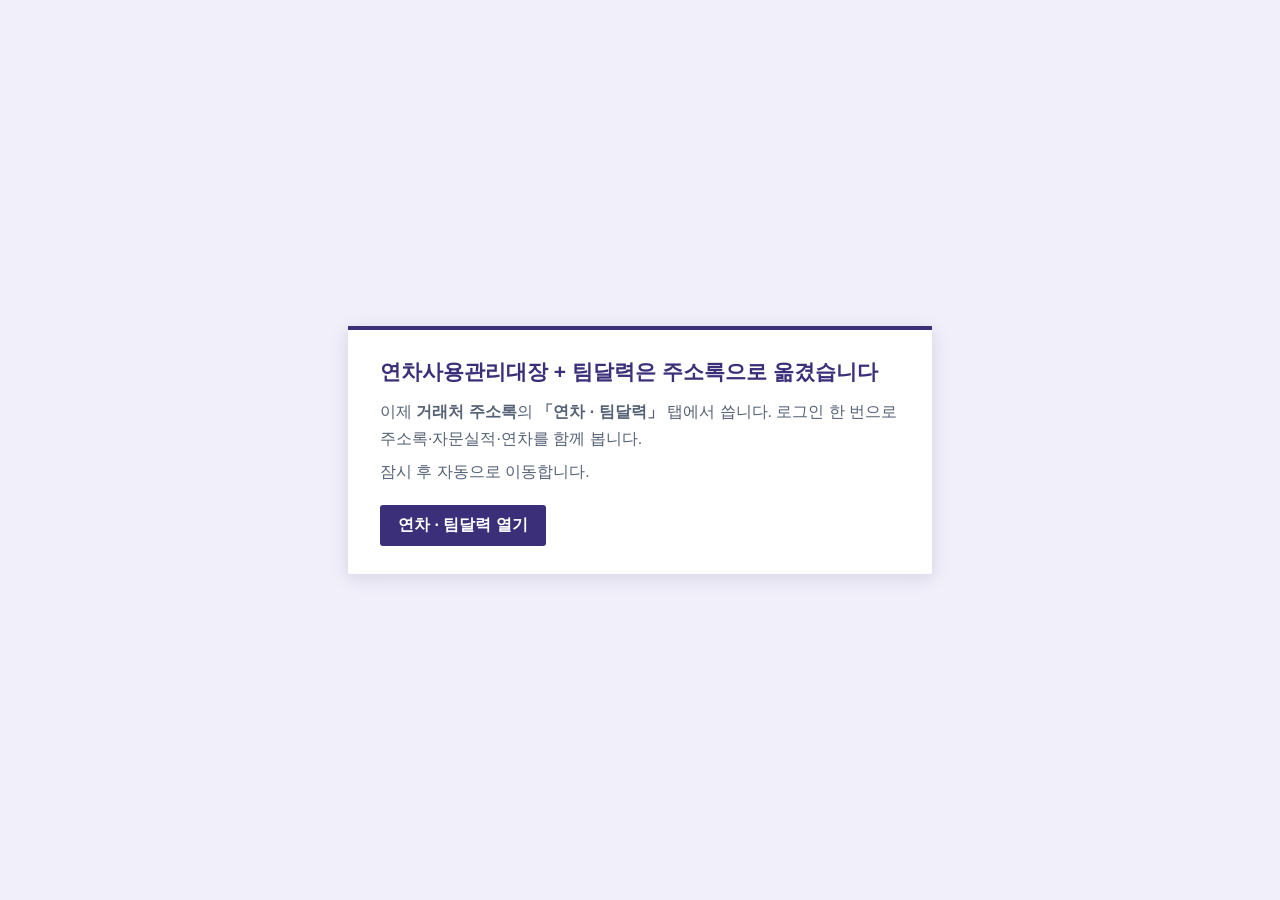
<file: leave/index.html>
<!DOCTYPE html>
<html lang="ko">
<head>
<meta charset="utf-8">
<meta name="viewport" content="width=device-width, initial-scale=1">
<meta name="robots" content="noindex,nofollow">
<title>연차사용관리대장 + 팀달력 — 주소록으로 옮겼습니다</title>
<meta http-equiv="refresh" content="2;url=../address/#leave">
<style>
:root{--navy:#3b2f7a;--fg:#1b2533;--muted:#556275}
body{margin:0;background:#f1effa;color:var(--fg);font-family:"Noto Sans KR","Malgun Gothic","맑은 고딕",sans-serif;display:flex;min-height:100vh;align-items:center;justify-content:center;padding:16px;box-sizing:border-box}
.box{background:#fff;border-top:4px solid var(--navy);padding:28px 32px;max-width:520px;width:100%;box-shadow:0 4px 18px rgba(30,20,70,.12)}
h1{margin:0 0 12px;font-size:21px;color:var(--navy)}p{margin:6px 0;line-height:1.7;color:var(--muted)}
a.btn{display:inline-block;margin-top:14px;background:var(--navy);color:#fff;text-decoration:none;padding:10px 18px;border-radius:3px;font-weight:700}
</style>
</head>
<body>
<div class="box">
  <h1>연차사용관리대장 + 팀달력은 주소록으로 옮겼습니다</h1>
  <p>이제 <b>거래처 주소록</b>의 <b>「연차 · 팀달력」</b> 탭에서 씁니다. 로그인 한 번으로 주소록·자문실적·연차를 함께 봅니다.</p>
  <p>잠시 후 자동으로 이동합니다.</p>
  <a class="btn" href="../address/#leave">연차 · 팀달력 열기</a>
</div>
</body>
</html>
</file>
